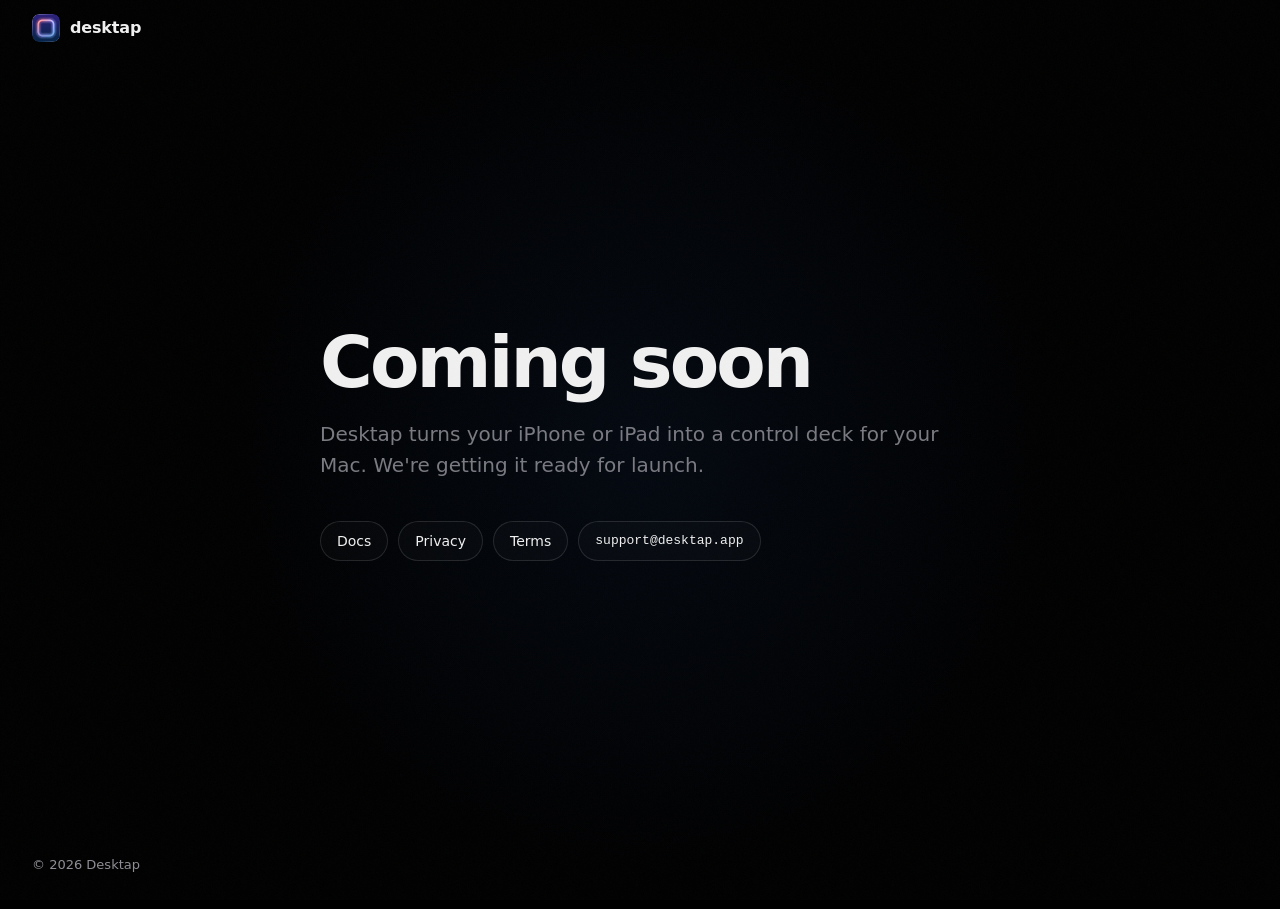
<file: index.html>
<!DOCTYPE html>
<html lang="en">
<head>
  <meta charset="UTF-8">
  <meta name="viewport" content="width=device-width, initial-scale=1.0">
  <title>Desktap — Coming soon</title>
  <meta name="description" content="Desktap turns your iPhone or iPad into a control deck for your Mac. We're getting it ready for launch.">
  <meta name="robots" content="noindex">

  <!-- Open Graph -->
  <meta property="og:type" content="website">
  <meta property="og:site_name" content="Desktap">
  <meta property="og:url" content="https://desktap.app/">
  <meta property="og:title" content="Desktap — Coming soon">
  <meta property="og:description" content="Desktap turns your iPhone or iPad into a control deck for your Mac. We're getting it ready for launch.">
  <meta property="og:image" content="https://desktap.app/assets/og-soon.jpg">
  <meta property="og:image:width" content="1200">
  <meta property="og:image:height" content="630">
  <meta property="og:image:alt" content="Desktap — coming soon">

  <!-- Twitter -->
  <meta name="twitter:card" content="summary_large_image">
  <meta name="twitter:title" content="Desktap — Coming soon">
  <meta name="twitter:description" content="Desktap turns your iPhone or iPad into a control deck for your Mac. We're getting it ready for launch.">
  <meta name="twitter:image" content="https://desktap.app/assets/og-soon.jpg">

  <link rel="icon" type="image/png" sizes="32x32" href="/assets/favicon-32.png">
  <link rel="icon" type="image/png" sizes="16x16" href="/assets/favicon-16.png">
  <link rel="apple-touch-icon" sizes="180x180" href="/assets/apple-touch-icon.png">
  <link rel="icon" href="/assets/favicon.ico" sizes="any">
  <meta name="theme-color" content="#000000">
  <link rel="manifest" href="/site.webmanifest">

  <link rel="stylesheet" href="/assets/style.css?v=20261001">

  <!-- Holding page: the home page while the site is being reworked -->
  <style>
    .soon {
      min-height: 100vh;
      min-height: 100svh;
      display: flex;
      flex-direction: column;
      padding: 0 32px;
    }

    .soon-head {
      height: 56px;
      display: flex;
      align-items: center;
      animation: fadeUp 0.7s cubic-bezier(0.16, 1, 0.3, 1) 0.1s both;
    }
    .soon-head .nav-logo { color: var(--text-primary); }

    .soon-main {
      flex: 1;
      display: flex;
      flex-direction: column;
      justify-content: center;
      max-width: 640px;
      width: 100%;
      margin: 0 auto;
      padding: 64px 0;
      position: relative;
    }
    /* A still, faint aura behind the text: no moving background */
    .soon-main::before {
      content: '';
      position: absolute;
      left: -20%;
      top: 50%;
      width: 140%;
      height: 120%;
      transform: translateY(-50%);
      background: radial-gradient(closest-side, var(--accent-subtle), transparent);
      pointer-events: none;
      z-index: -1;
    }


    .soon-main h1 {
      font-family: var(--display);
      font-weight: 700;
      font-size: clamp(2.75rem, 9vw, 4.5rem);
      line-height: 1.02;
      letter-spacing: -0.04em;
      margin-bottom: 20px;
    }

    .soon-lede {
      font-size: clamp(1.0625rem, 2.4vw, 1.25rem);
      line-height: 1.55;
      color: var(--text-secondary);
      max-width: 34em;
      margin-bottom: 40px;
    }

    .soon-links {
      display: flex;
      flex-wrap: wrap;
      gap: 10px;
      list-style: none;
    }
    .soon-links a {
      display: inline-flex;
      align-items: center;
      min-height: 40px;
      padding: 0 16px;
      font-size: 0.875rem;
      color: var(--text-primary);
      border: 1px solid var(--border-hover);
      border-radius: 999px;
      background: rgba(255, 255, 255, 0.02);
      transition: border-color 0.2s, background 0.2s;
    }
    .soon-links a:hover {
      border-color: rgba(255, 255, 255, 0.24);
      background: rgba(255, 255, 255, 0.05);
    }
    .soon-links .soon-mail { font-family: var(--mono); font-size: 0.8125rem; }

    .soon-main h1     { animation: fadeUp 0.7s cubic-bezier(0.16, 1, 0.3, 1) 0.3s both; }
    .soon-lede        { animation: fadeUp 0.7s cubic-bezier(0.16, 1, 0.3, 1) 0.4s both; }
    .soon-links       { animation: fadeUp 0.7s cubic-bezier(0.16, 1, 0.3, 1) 0.5s both; }

    .soon-foot {
      padding: 24px 0;
      font-size: 0.8125rem;
      color: var(--text-tertiary);
    }

    @media (max-width: 768px) {
      .soon { padding: 0 20px; }
      .soon-main { padding: 40px 0; }
    }
  </style>
</head>
<body>

  <a class="skip-link" href="#main">Skip to content</a>

  <div class="soon">
    <header class="soon-head">
      <span class="nav-logo">
        <img src="/assets/icon-96.png" alt="" width="28" height="28">
        desktap
      </span>
    </header>

    <main class="soon-main" id="main">
      <h1>Coming soon</h1>
      <p class="soon-lede">Desktap turns your iPhone or iPad into a control deck for your Mac. We're getting it ready for launch.</p>
      <ul class="soon-links">
        <li><a href="/docs">Docs</a></li>
        <li><a href="/privacy">Privacy</a></li>
        <li><a href="/terms">Terms</a></li>
        <li><a class="soon-mail" href="mailto:support@desktap.app">support@desktap.app</a></li>
      </ul>
    </main>

    <footer class="soon-foot">&copy; 2026 Desktap</footer>
  </div>

</body>
</html>
</file>
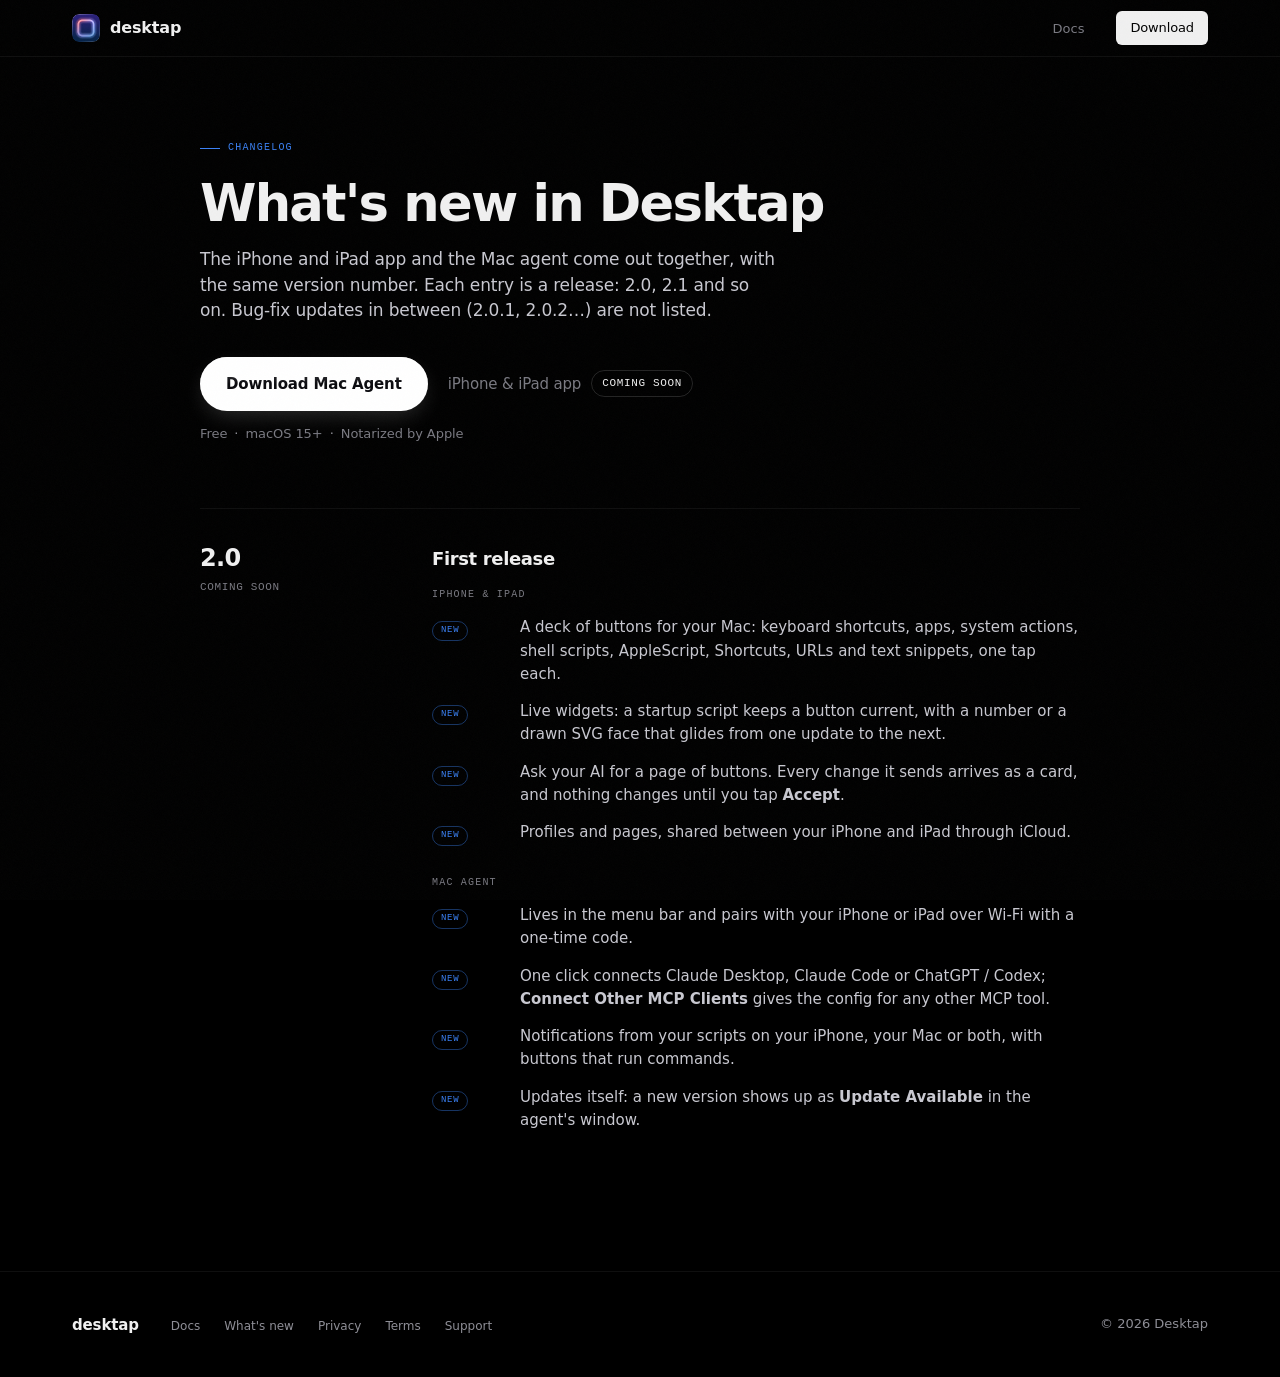
<file: changelog/index.html>
<!DOCTYPE html>
<html lang="en">
<head>
  <meta charset="UTF-8">
  <meta name="viewport" content="width=device-width, initial-scale=1.0">
  <title>What's New in Desktap — Desktap</title>
  <meta name="description" content="What's new in Desktap for iPhone, iPad and Mac, release by release: what each version adds, improves and fixes.">
  <meta name="robots" content="noindex">

  <!-- Open Graph -->
  <meta property="og:type" content="website">
  <meta property="og:site_name" content="Desktap">
  <meta property="og:url" content="https://desktap.app/changelog/">
  <meta property="og:title" content="What's New in Desktap">
  <meta property="og:description" content="What's new in Desktap for iPhone, iPad and Mac, release by release: what each version adds, improves and fixes.">
  <meta property="og:image" content="https://desktap.app/assets/og-image.jpg">

  <!-- Twitter -->
  <meta name="twitter:card" content="summary_large_image">
  <meta name="twitter:title" content="What's New in Desktap">
  <meta name="twitter:description" content="What's new in Desktap for iPhone, iPad and Mac, release by release: what each version adds, improves and fixes.">
  <meta name="twitter:image" content="https://desktap.app/assets/og-image.jpg">

  <link rel="icon" type="image/png" sizes="32x32" href="/assets/favicon-32.png">
  <link rel="icon" type="image/png" sizes="16x16" href="/assets/favicon-16.png">
  <link rel="apple-touch-icon" sizes="180x180" href="/assets/apple-touch-icon.png">
  <link rel="icon" href="/assets/favicon.ico" sizes="any">
  <meta name="theme-color" content="#000000">
  <link rel="manifest" href="/site.webmanifest">

  <link rel="stylesheet" href="/assets/style.css?v=20261007c">

  <!-- A phone or tablet can't run the Mac agent: before the first paint, so the download buttons show "Send link to Mac" at once -->
  <script>
    if (/iPhone|iPad|iPod|Android/.test(navigator.userAgent) || (navigator.platform === 'MacIntel' && navigator.maxTouchPoints > 1)) {
      document.documentElement.classList.add('handheld');
    }
  </script>
</head>
<body>

  <a class="skip-link" href="#main">Skip to content</a>

  <nav class="nav" role="navigation" aria-label="Main navigation">
    <div class="container">
      <a href="/" class="nav-logo" aria-label="Desktap home">
        <img src="/assets/icon-96.png" alt="" width="28" height="28">
        desktap
      </a>
      <ul class="nav-links nav-compact">
        <li><a href="/docs">Docs</a></li>
        <li>
          <a href="/download/" class="nav-cta" data-send-to-mac><span class="only-mac">Download</span><span class="only-handheld">Send to Mac</span></a>
        </li>
      </ul>
    </div>
  </nav>

  <main class="changelog container" id="main">
    <header class="changelog-head">
      <div class="label">Changelog</div>
      <h1>What's new in Desktap</h1>
      <p class="changelog-lede">The iPhone and iPad app and the Mac agent come out together, with the same version number. Each entry is a release: 2.0, 2.1 and so on. Bug-fix updates in between (2.0.1, 2.0.2…) are not listed.</p>
      <div class="changelog-actions">
        <a href="/download/" class="btn-primary" data-send-to-mac>
          <span class="only-mac">Download Mac Agent</span><span class="only-handheld">Send link to Mac</span>
        </a>
        <span class="soon-note">iPhone &amp; iPad app <span class="soon-tag">Coming soon</span></span>
        <!-- Trust line: version and size come from the latest GitHub release (assets/agent-download.js) -->
        <p class="trust-line">
          <span>Free</span>
          <span data-release-item hidden><a href="/changelog/" data-release="version" title="What's new in this version"></a></span>
          <span data-release-item data-release="size" hidden></span>
          <span>macOS 15+</span>
          <span title="Signed with a Developer ID and checked for malware by Apple">Notarized by Apple</span>
        </p>
      </div>
    </header>

    <!-- One <li class="release"> per release, newest first: major and minor versions only (2.0, 2.1…), bug-fix updates are not listed.
         id and data-release-entry = "v" + major.minor (v2.0). assets/agent-download.js reads the GitHub releases: it writes the date of
         the first release of that version into <time data-release-date> ("Coming soon" until then), tags the entry of the latest
         release "Latest", and the trust line links to it. Two groups per release: the iPhone & iPad app, the Mac agent.
         Kinds: <span class="change-kind is-new">New</span>, <span class="change-kind">Improved</span>, <span class="change-kind">Changed</span>, <span class="change-kind is-fixed">Fixed</span> -->
    <ol class="releases">
      <li class="release" id="v2.0" data-release-entry="v2.0">
        <div class="release-meta">
          <h2 class="release-version"><a href="#v2.0">2.0</a></h2>
          <time class="release-date" data-release-date>Coming soon</time>
          <span class="release-latest">Latest</span>
        </div>
        <div class="release-body">
          <p class="release-title">First release</p>
          <h3 class="release-group">iPhone &amp; iPad</h3>
          <ul class="release-changes">
            <li><span class="change-kind is-new">New</span><span>A deck of buttons for your Mac: keyboard shortcuts, apps, system actions, shell scripts, AppleScript, Shortcuts, URLs and text snippets, one tap each.</span></li>
            <li><span class="change-kind is-new">New</span><span>Live widgets: a startup script keeps a button current, with a number or a drawn SVG face that glides from one update to the next.</span></li>
            <li><span class="change-kind is-new">New</span><span>Ask your AI for a page of buttons. Every change it sends arrives as a card, and nothing changes until you tap <b>Accept</b>.</span></li>
            <li><span class="change-kind is-new">New</span><span>Profiles and pages, shared between your iPhone and iPad through iCloud.</span></li>
          </ul>
          <h3 class="release-group">Mac agent</h3>
          <ul class="release-changes">
            <li><span class="change-kind is-new">New</span><span>Lives in the menu bar and pairs with your iPhone or iPad over Wi-Fi with a one-time code.</span></li>
            <li><span class="change-kind is-new">New</span><span>One click connects Claude Desktop, Claude Code or ChatGPT / Codex; <b>Connect Other MCP Clients</b> gives the config for any other MCP tool.</span></li>
            <li><span class="change-kind is-new">New</span><span>Notifications from your scripts on your iPhone, your Mac or both, with buttons that run commands.</span></li>
            <li><span class="change-kind is-new">New</span><span>Updates itself: a new version shows up as <b>Update Available</b> in the agent's window.</span></li>
          </ul>
        </div>
      </li>
    </ol>
  </main>

  <footer class="footer">
    <div class="container">
      <div class="footer-left">
        <span class="footer-logo">desktap</span>
        <ul class="footer-links">
          <li><a href="/docs">Docs</a></li>
          <li><a href="/changelog/" aria-current="page">What's new</a></li>
          <li><a href="/privacy">Privacy</a></li>
          <li><a href="/terms">Terms</a></li>
          <li><a href="mailto:support@desktap.app">Support</a></li>
        </ul>
      </div>
      <div class="footer-right">&copy; 2026 Desktap</div>
    </div>
  </footer>

  <script src="/assets/agent-download.js?v=20261007" defer></script>
</body>
</html>
</file>
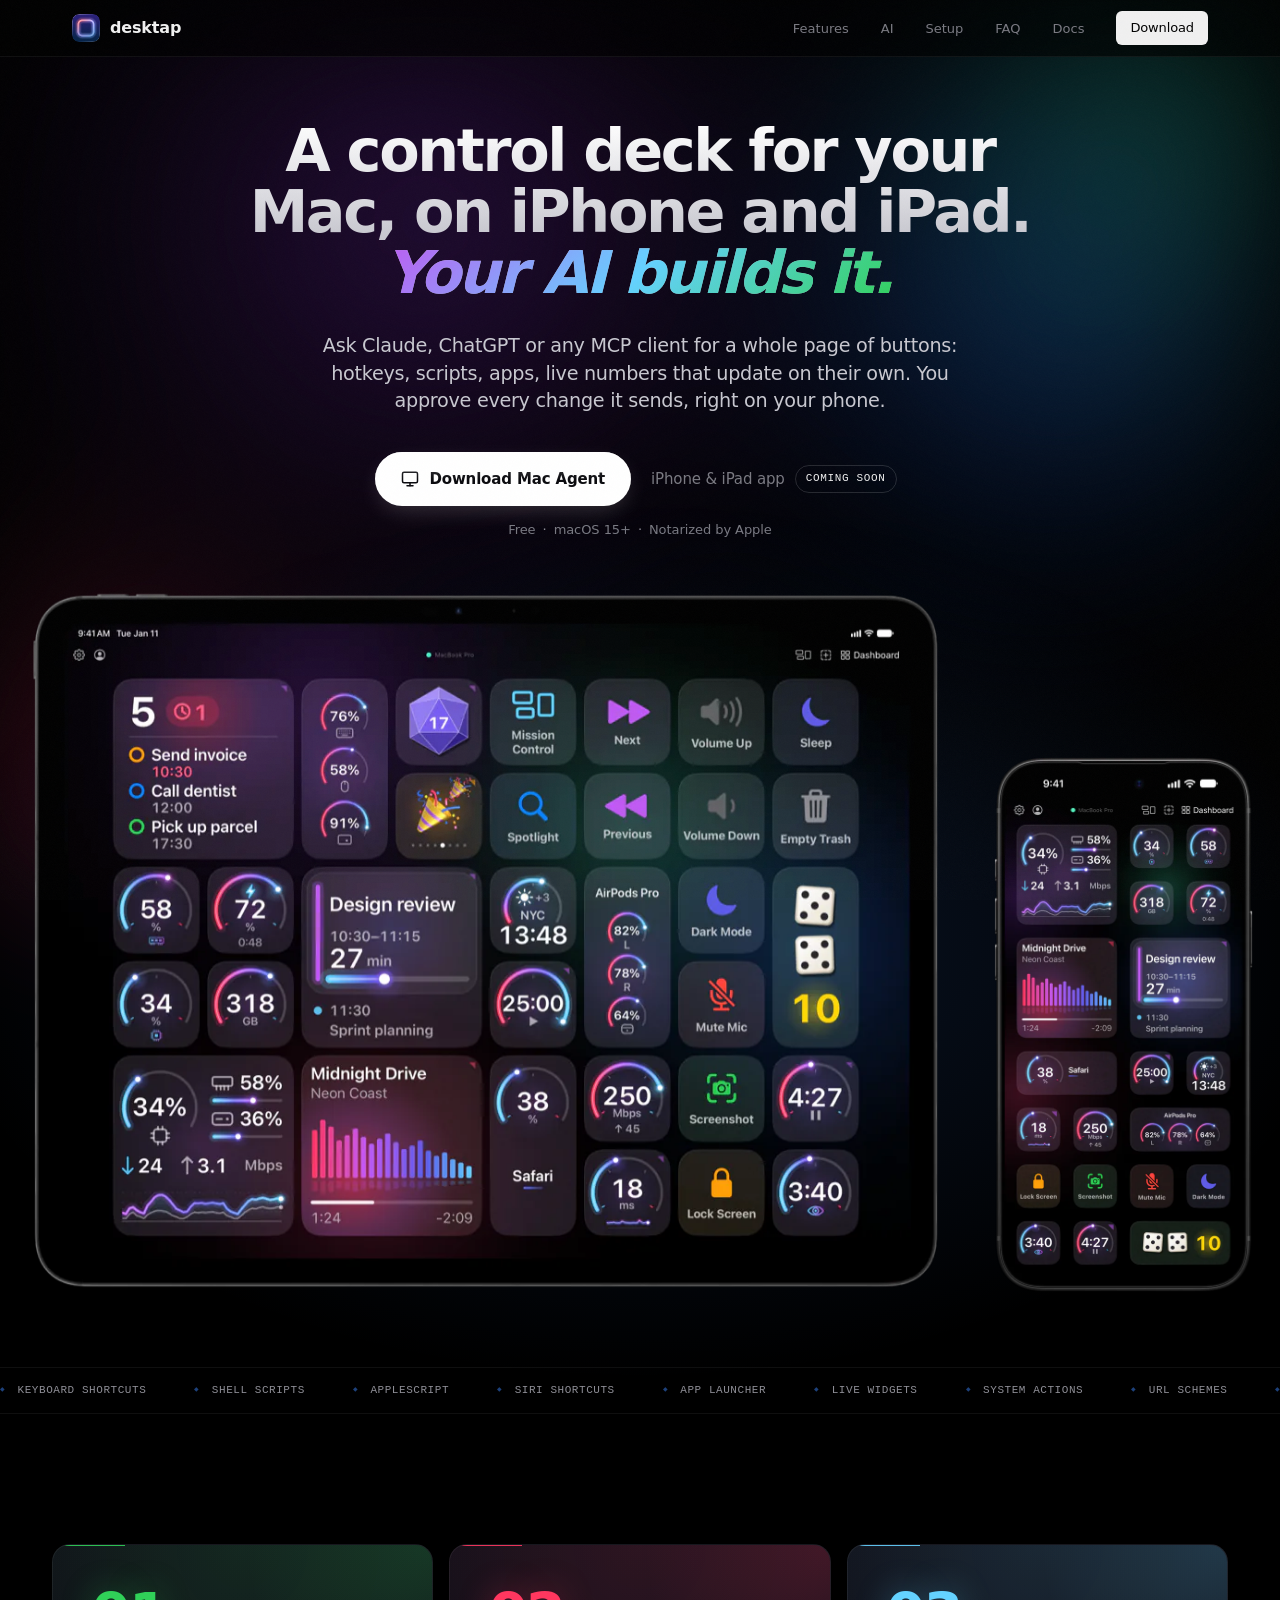
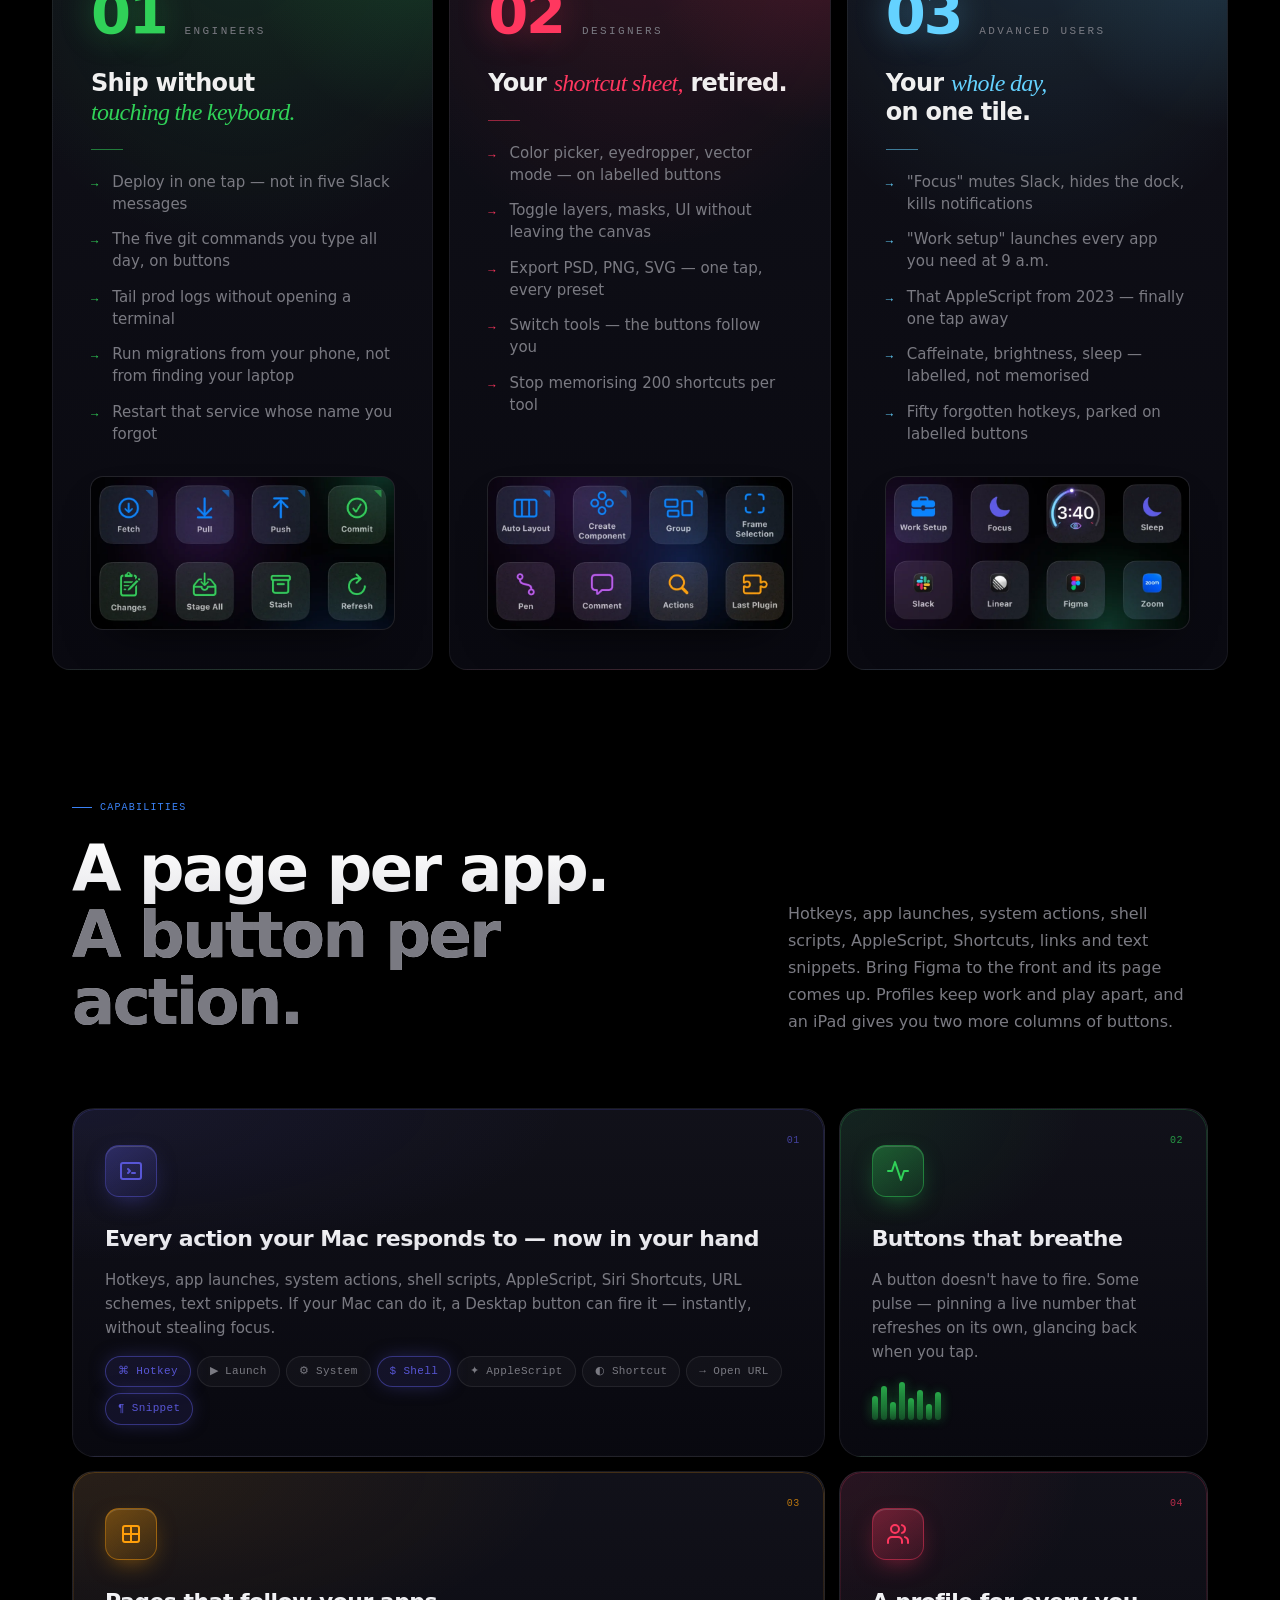
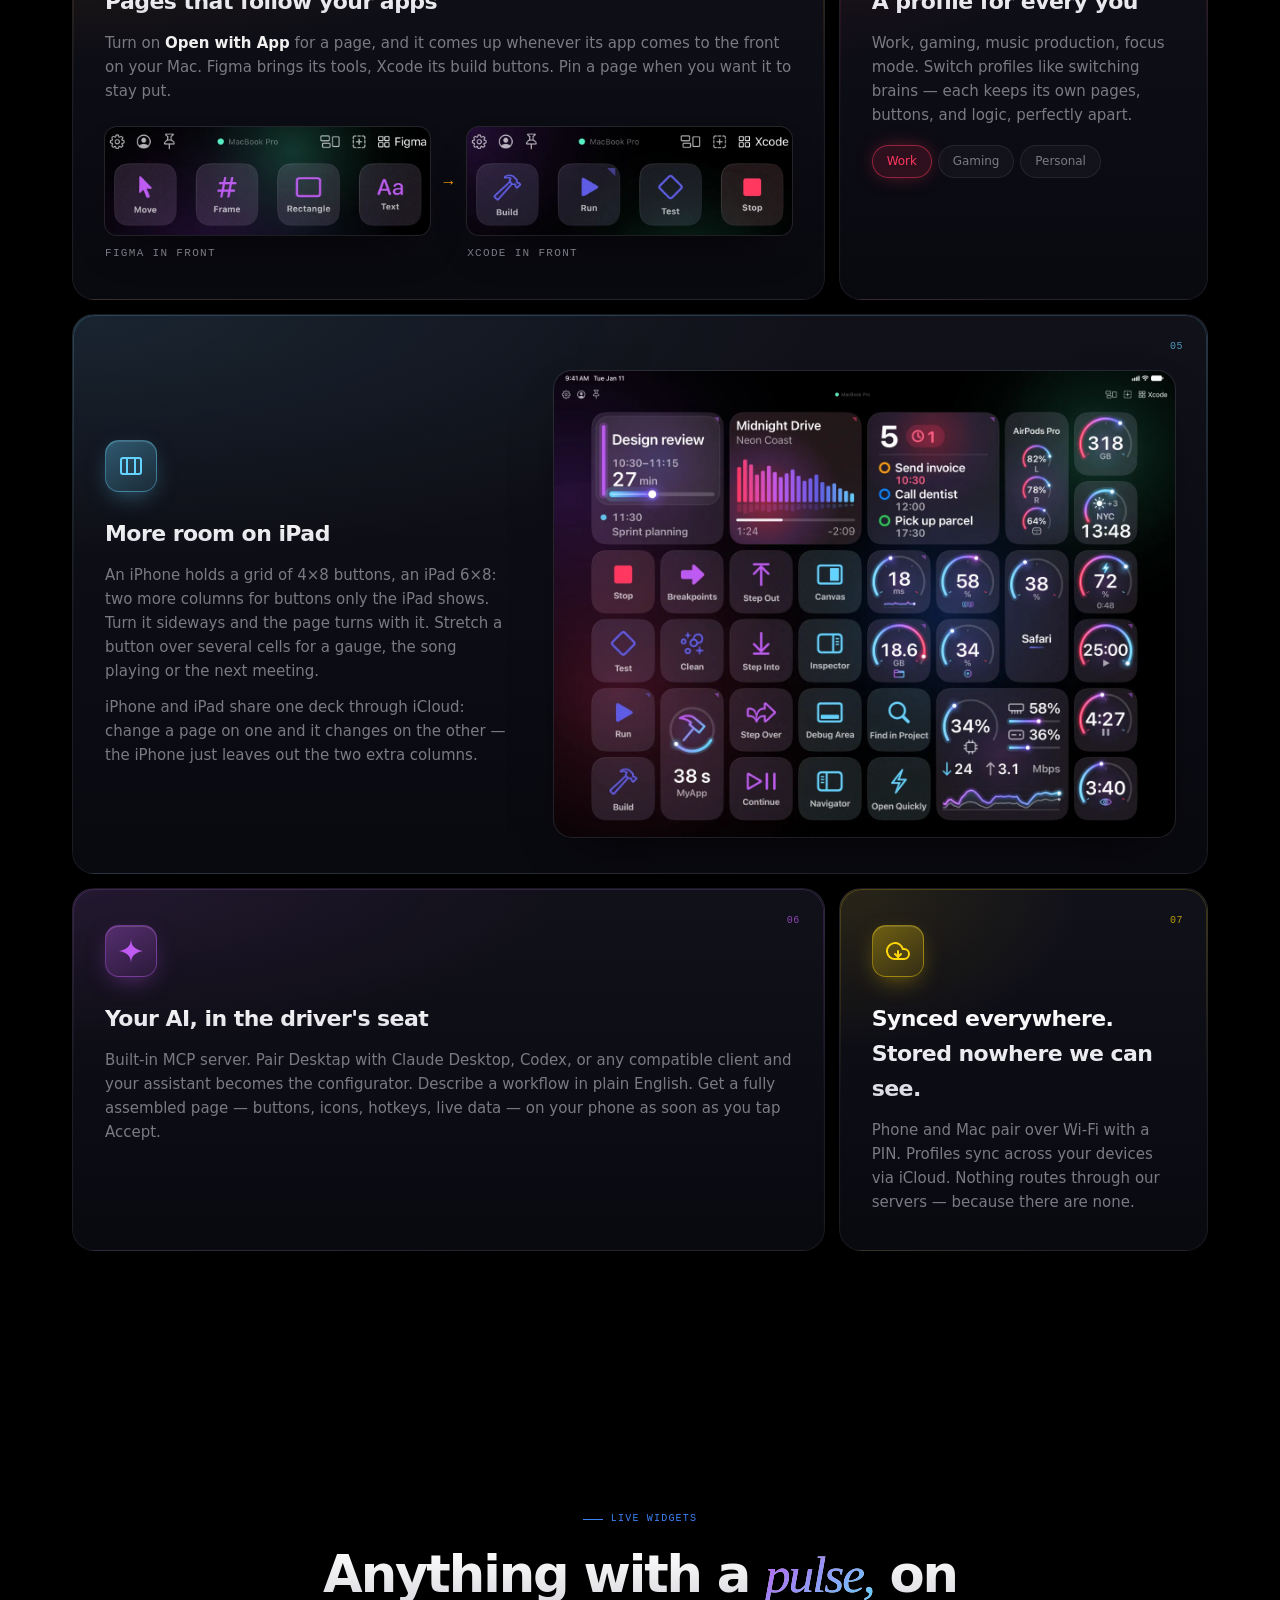
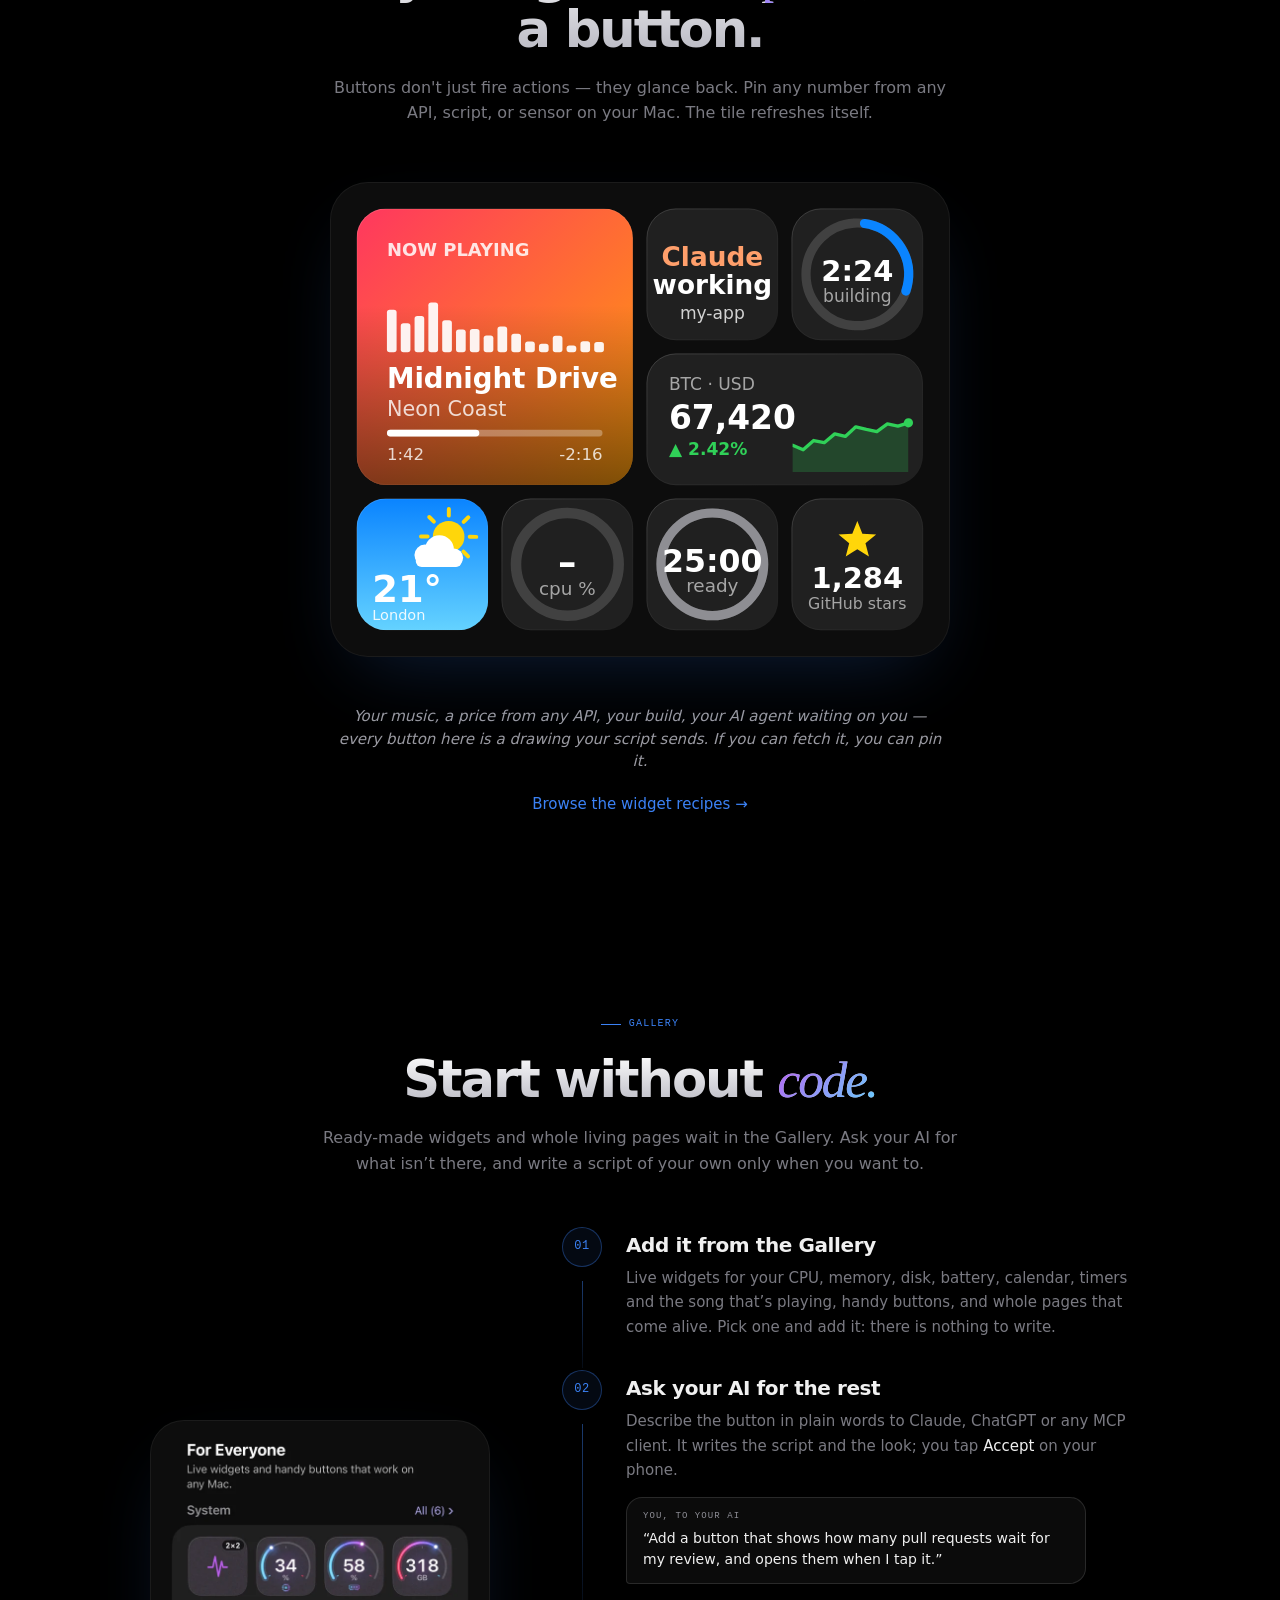
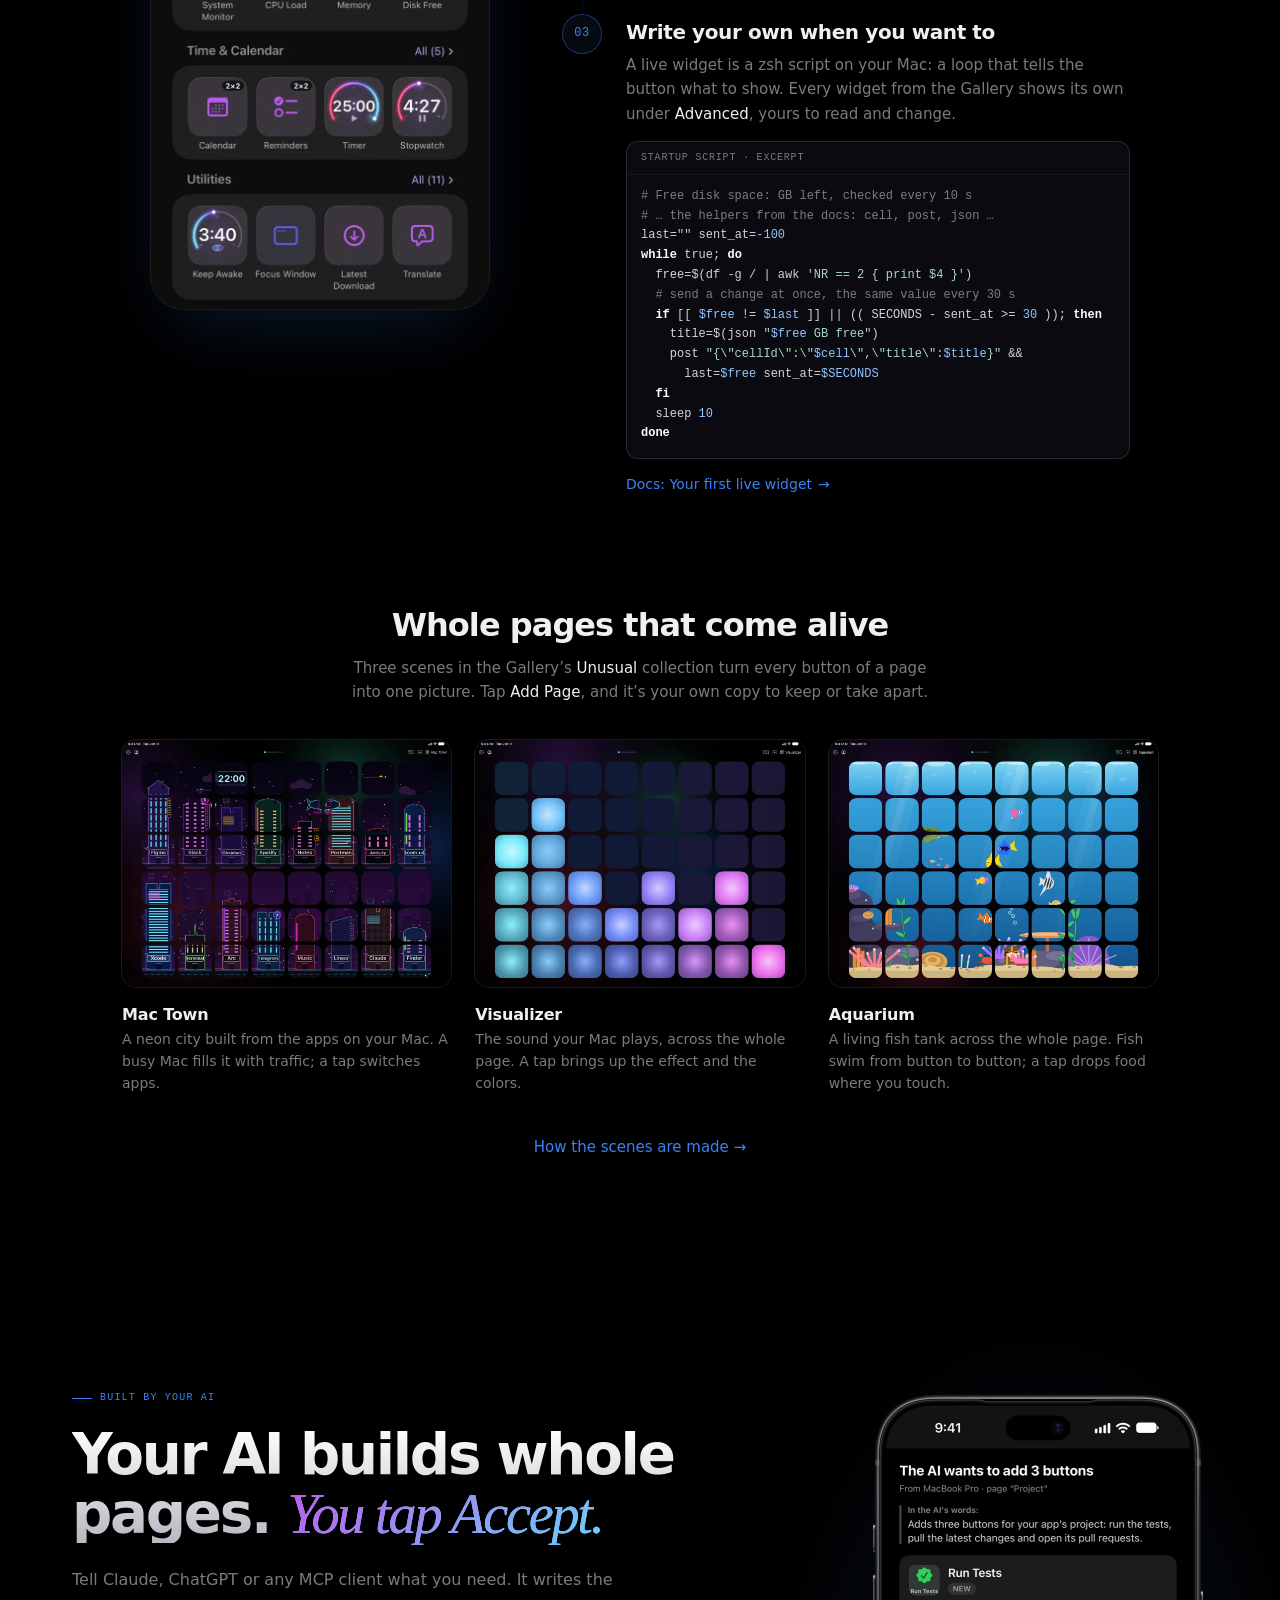
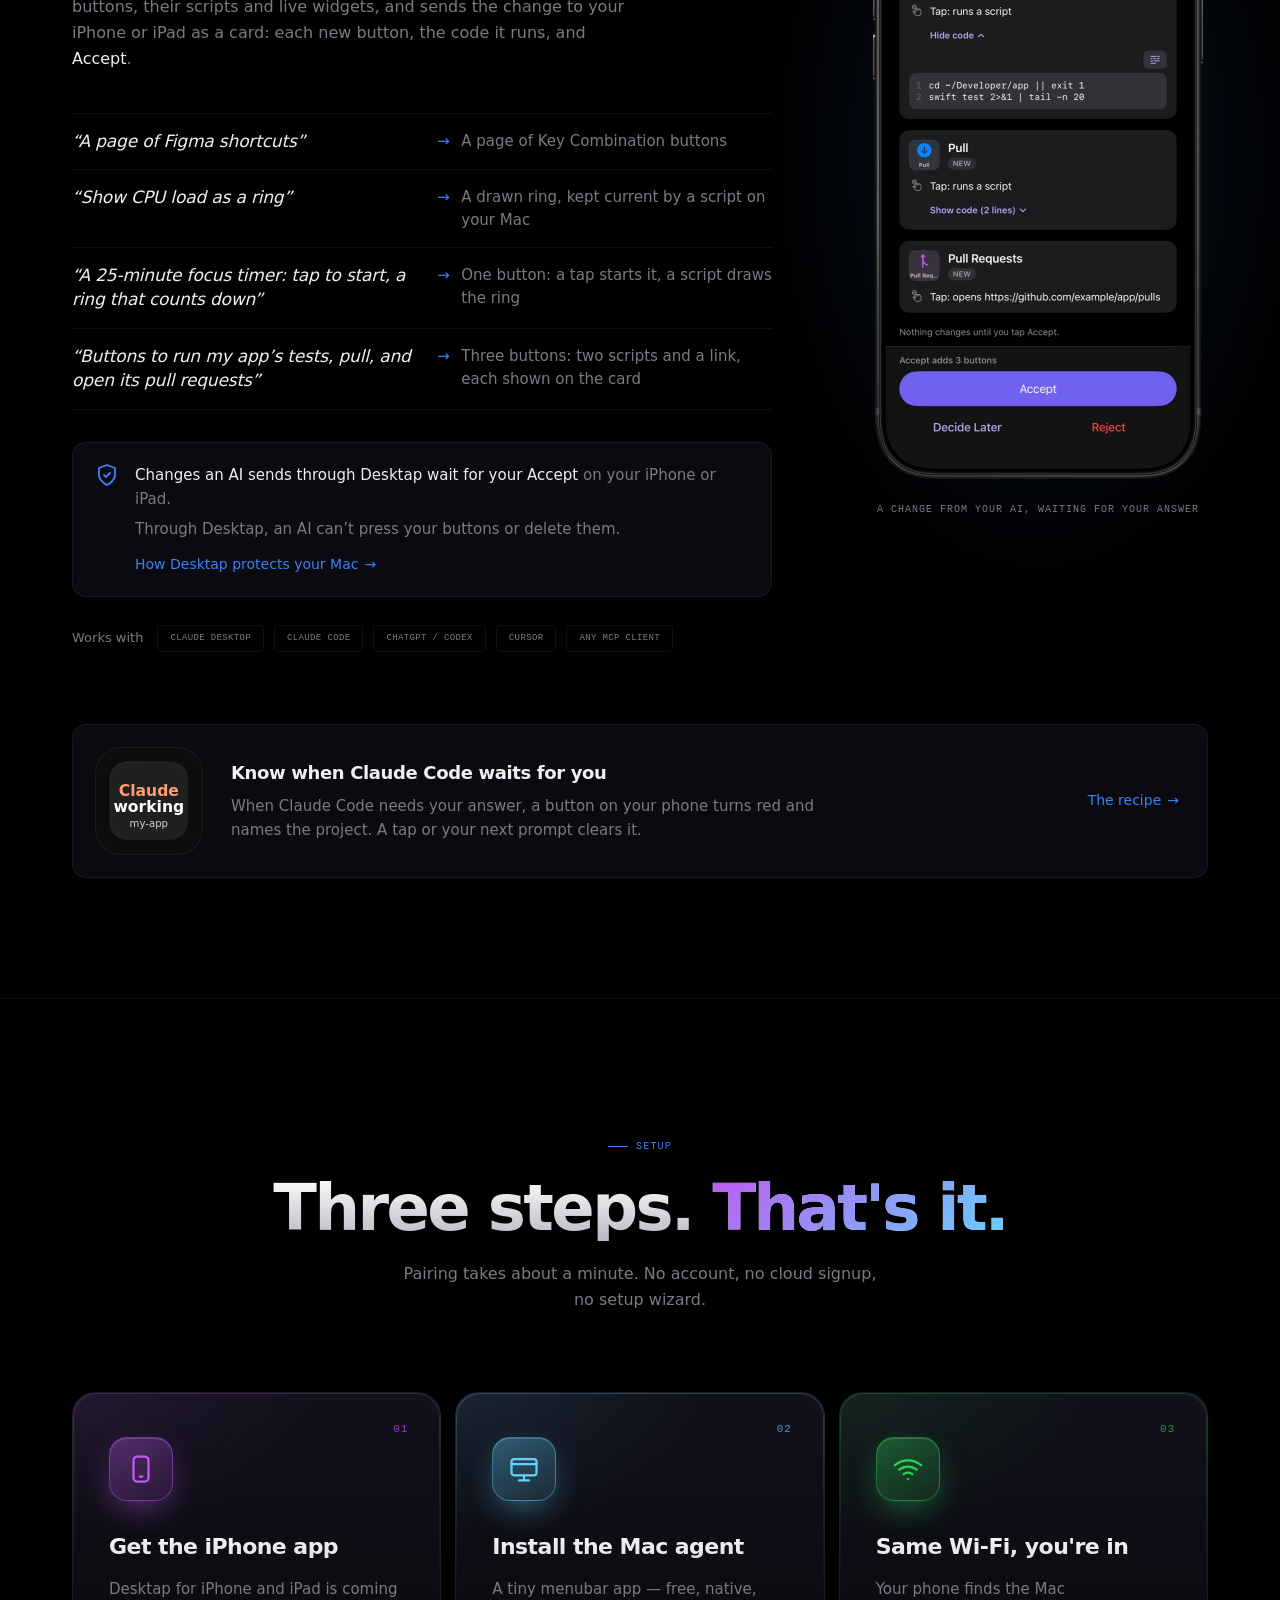
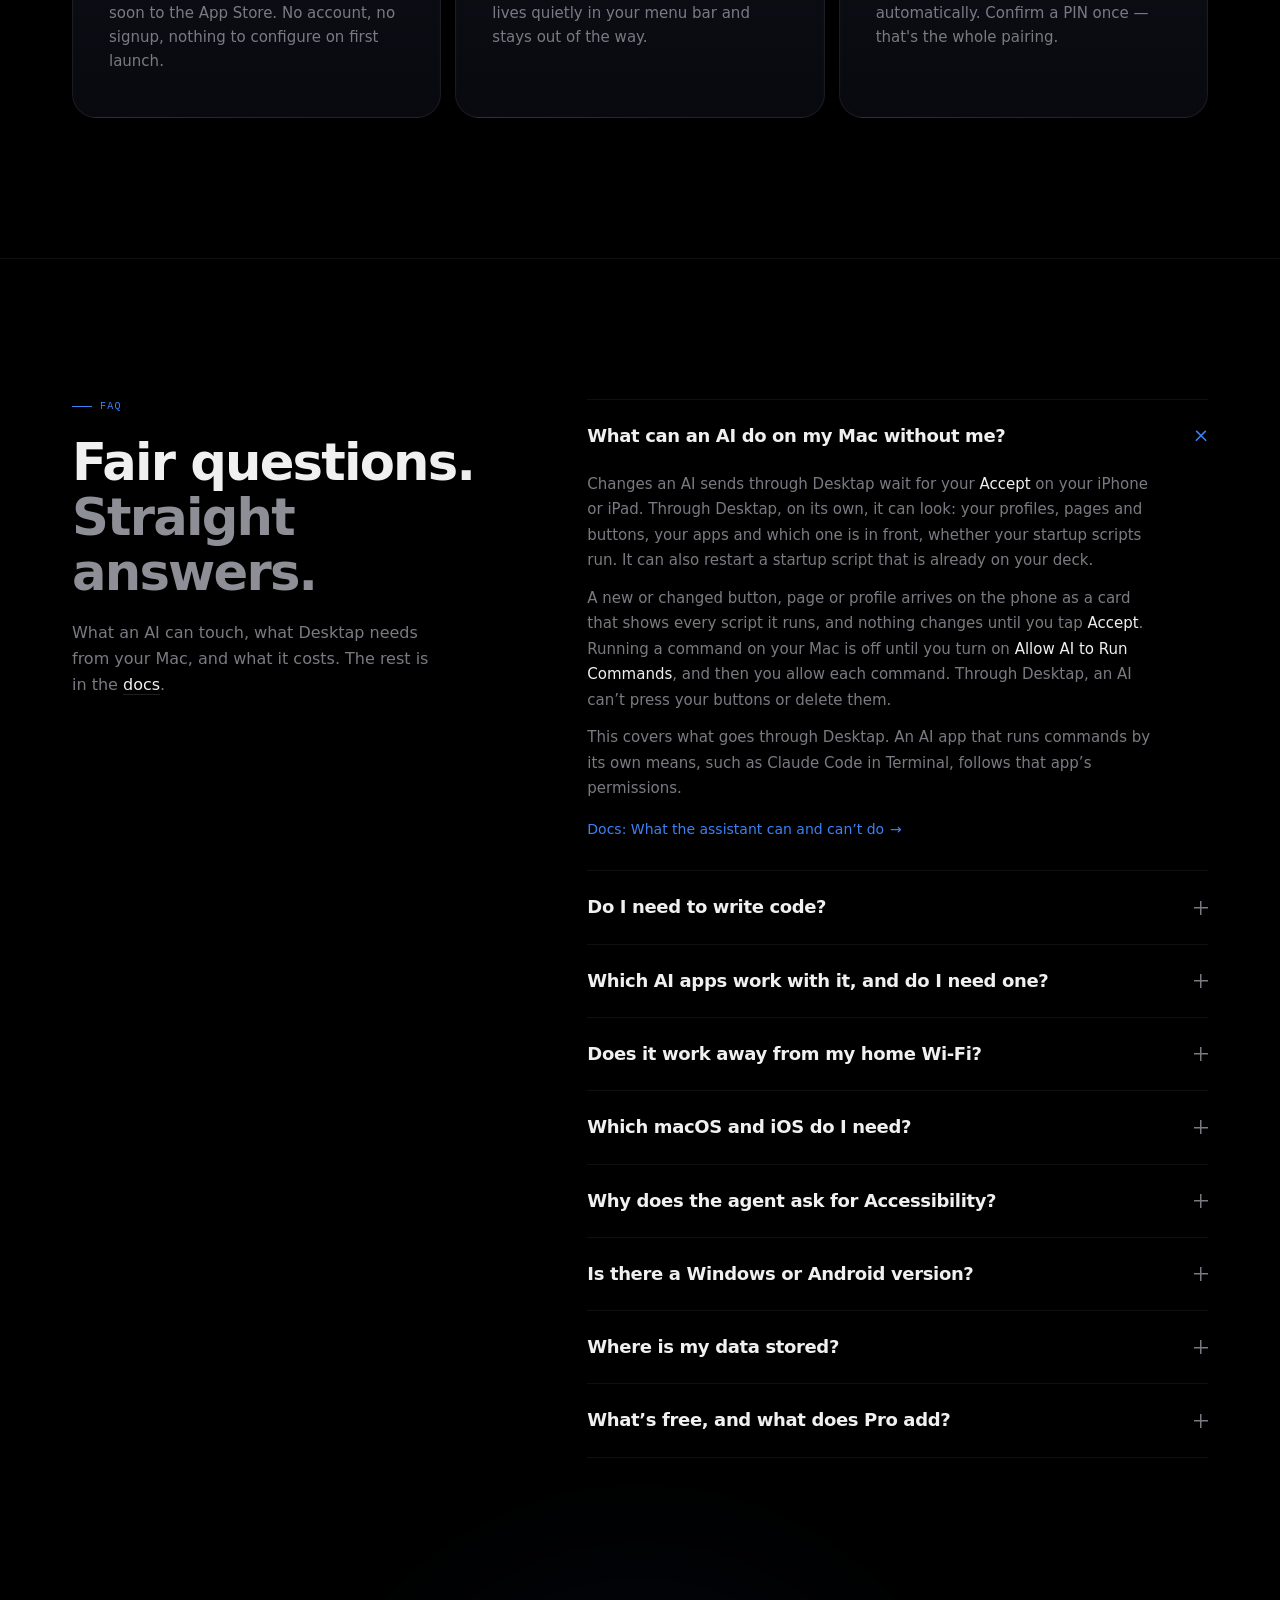
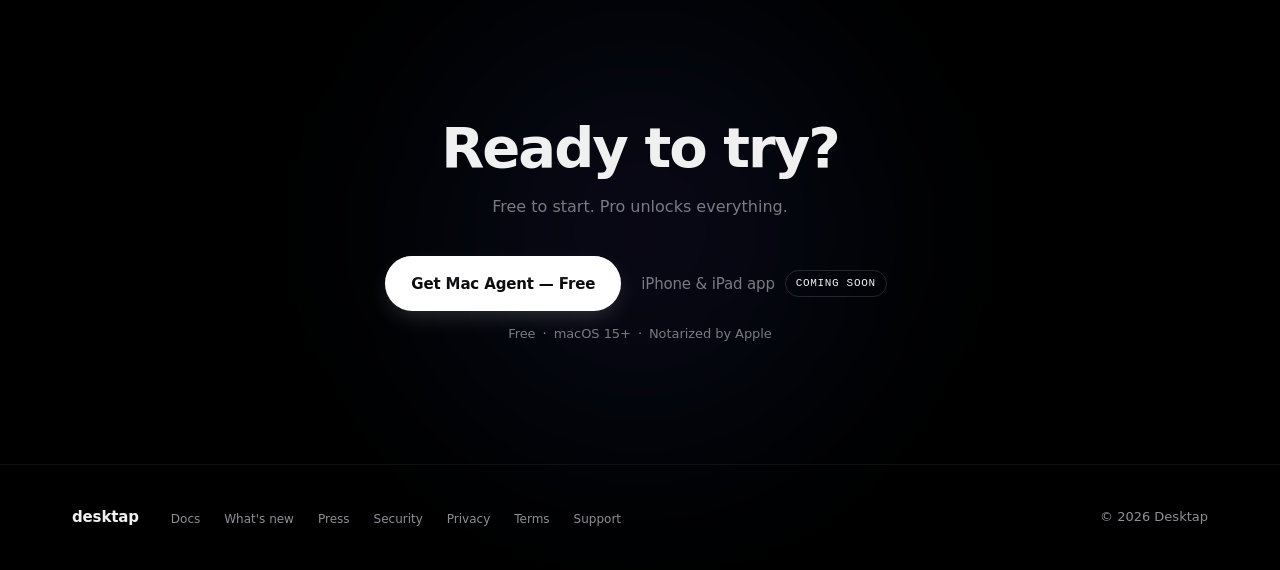
<file: next/index.html>
<!DOCTYPE html>
<html lang="en">
<head>
  <meta charset="UTF-8">
  <meta name="viewport" content="width=device-width, initial-scale=1.0">
  <title>Desktap — Mac Control Deck on iPhone &amp; iPad, Built by AI</title>
  <meta name="description" content="A Mac control deck and macro pad on your iPhone or iPad. Claude, ChatGPT or any MCP client builds pages of live buttons; you approve each change on your phone.">
  <meta name="robots" content="noindex">

  <!-- Open Graph -->
  <meta property="og:type" content="website">
  <meta property="og:site_name" content="Desktap">
  <meta property="og:url" content="https://desktap.app/">
  <meta property="og:title" content="Desktap — Mac Control Deck on iPhone &amp; iPad, Built by AI">
  <meta property="og:description" content="A Mac control deck and macro pad on your iPhone or iPad. Claude, ChatGPT or any MCP client builds pages of live buttons; you approve each change on your phone.">
  <meta property="og:image" content="https://desktap.app/assets/og-image.jpg">

  <!-- Twitter -->
  <meta name="twitter:card" content="summary_large_image">
  <meta name="twitter:title" content="Desktap — Mac Control Deck on iPhone &amp; iPad, Built by AI">
  <meta name="twitter:description" content="A Mac control deck and macro pad on your iPhone or iPad. Claude, ChatGPT or any MCP client builds pages of live buttons; you approve each change on your phone.">
  <meta name="twitter:image" content="https://desktap.app/assets/og-image.jpg">

  <link rel="icon" type="image/png" sizes="32x32" href="/assets/favicon-32.png">
  <link rel="icon" type="image/png" sizes="16x16" href="/assets/favicon-16.png">
  <link rel="apple-touch-icon" sizes="180x180" href="/assets/apple-touch-icon.png">
  <link rel="icon" href="/assets/favicon.ico" sizes="any">
  <meta name="theme-color" content="#000000">
  <link rel="manifest" href="/site.webmanifest">

  <link rel="stylesheet" href="/assets/style.css?v=20261009">

  <!-- A phone or tablet can't run the Mac agent: before the first paint, so the download buttons show "Send link to Mac" at once -->
  <script>
    if (/iPhone|iPad|iPod|Android/.test(navigator.userAgent) || (navigator.platform === 'MacIntel' && navigator.maxTouchPoints > 1)) {
      document.documentElement.classList.add('handheld');
    }
  </script>

  <script type="application/ld+json">
  {
    "@context": "https://schema.org",
    "@type": "SoftwareApplication",
    "name": "Desktap",
    "applicationCategory": "ProductivityApplication",
    "operatingSystem": "iOS, iPadOS, macOS",
    "description": "A Mac control deck and macro pad on your iPhone or iPad. Claude, ChatGPT or any MCP client builds pages of live buttons; you approve each change on your phone.",
    "url": "https://desktap.app/",
    "image": "https://desktap.app/assets/og-image.jpg",
    "offers": {
      "@type": "Offer",
      "price": "0",
      "priceCurrency": "USD"
    },
    "author": {
      "@type": "Person",
      "name": "Mikhail Zhukov"
    }
  }
  </script>
</head>
<body>

  <a class="skip-link" href="#main">Skip to content</a>

  <!-- Nav -->
  <nav class="nav" role="navigation" aria-label="Main navigation">
    <div class="container">
      <a href="/" class="nav-logo" aria-label="Desktap home">
        <img src="/assets/icon-96.png" alt="" width="28" height="28">
        desktap
      </a>
      <!-- .nav-compact: on a narrow screen the section links go, Docs and the button stay -->
      <ul class="nav-links nav-compact">
        <li class="nav-section"><a href="#features">Features</a></li>
        <li class="nav-section"><a href="#ai">AI</a></li>
        <li class="nav-section"><a href="#how-it-works">Setup</a></li>
        <li class="nav-section"><a href="#faq">FAQ</a></li>
        <li><a href="/docs">Docs</a></li>
        <li>
          <a href="/download/" class="nav-cta" data-send-to-mac><span class="only-mac">Download</span><span class="only-handheld">Send to Mac</span></a>
        </li>
      </ul>
    </div>
  </nav>

  <!-- Cosmos animated background (matches iOS app) -->
  <canvas id="cosmos-bg" aria-hidden="true"></canvas>

  <!-- Hero -->
  <section class="hero hero-duo" id="main">
    <div class="container">
      <div class="hero-content">
        <h1 class="hero-pitch">A control deck for your Mac, on iPhone and iPad.<br> <span class="accent">Your AI builds it.</span></h1>
        <p class="hero-subtitle">Ask Claude, ChatGPT or any MCP client for a whole page of buttons: hotkeys, scripts, apps, live numbers that update on their own. You approve every change it sends, right on your&nbsp;phone.</p>
        <div class="hero-actions">
          <a href="/download/" class="btn-primary" data-send-to-mac>
            <svg class="only-mac" width="16" height="16" viewBox="0 0 24 24" fill="none" stroke="currentColor" stroke-width="2" stroke-linecap="round" stroke-linejoin="round" aria-hidden="true"><rect x="2" y="3" width="20" height="14" rx="2"/><line x1="8" y1="21" x2="16" y2="21"/><line x1="12" y1="17" x2="12" y2="21"/></svg>
            <svg class="only-handheld" width="16" height="16" viewBox="0 0 24 24" fill="none" stroke="currentColor" stroke-width="2" stroke-linecap="round" stroke-linejoin="round" aria-hidden="true"><path d="M4 12v8a2 2 0 0 0 2 2h12a2 2 0 0 0 2-2v-8"/><polyline points="16 6 12 2 8 6"/><line x1="12" y1="2" x2="12" y2="15"/></svg>
            <span class="only-mac">Download Mac Agent</span><span class="only-handheld">Send link to Mac</span>
          </a>
          <!-- The iOS app is not in the App Store yet: a note, not a button. On release, swap every .soon-note span (here, in the CTA and on /changelog/) for the official App Store badge and reword step 01 in Setup. -->
          <span class="soon-note">iPhone &amp; iPad app <span class="soon-tag">Coming soon</span></span>
          <!-- Trust line: version and size come from the latest GitHub release (assets/agent-download.js); without them the line still reads "Free · macOS 15+ · Notarized by Apple" -->
          <p class="trust-line">
            <span>Free</span>
            <span data-release-item hidden><a href="/changelog/" data-release="version" title="What's new in this version"></a></span>
            <span data-release-item data-release="size" hidden></span>
            <span>macOS 15+</span>
            <span title="Signed with a Developer ID and checked for malware by Apple">Notarized by Apple</span>
          </p>
        </div>
      </div>
      <div class="hero-visual">
        <!-- The deck as the app draws it, in Apple's own product bezels: whole, upright, side by side, at their real relative size; nothing over the devices. Under the text, wider than the container, so the buttons' labels read -->
        <div class="hero-devices">
          <img class="hero-ipad" src="/assets/deck-ipad.webp" srcset="/assets/deck-ipad-1000.webp 1000w, /assets/deck-ipad.webp 1400w, /assets/deck-ipad-2000.webp 2000w" sizes="(max-width: 520px) calc(100vw - 32px), (max-width: 768px) calc(75vw - 24px), min(990px, 75vw - 36px)" alt="A control deck on iPad: gauges for CPU, memory, disk and battery, the next meeting, a world clock, the song playing and buttons for Mac actions" width="1400" height="1073" fetchpriority="high">
          <img class="hero-iphone" src="/assets/deck-iphone.webp" srcset="/assets/deck-iphone.webp 540w, /assets/deck-iphone-800.webp 800w" sizes="(max-width: 520px) max(28.7vw - 9px, 98px), (max-width: 768px) calc(21.5vw - 7px), min(284px, 21.5vw - 10px)" alt="The same deck on iPhone" width="540" height="1102">
        </div>
      </div>
    </div>
  </section>

  <!-- Marquee -->
  <div class="marquee" aria-hidden="true">
    <div class="marquee-track">
      <span class="marquee-item">Keyboard Shortcuts</span>
      <span class="marquee-item">Shell Scripts</span>
      <span class="marquee-item">AppleScript</span>
      <span class="marquee-item">Siri Shortcuts</span>
      <span class="marquee-item">App Launcher</span>
      <span class="marquee-item">Live Widgets</span>
      <span class="marquee-item">System Actions</span>
      <span class="marquee-item">URL Schemes</span>
      <span class="marquee-item">Text Snippets</span>
      <span class="marquee-item">MCP Integration</span>
      <span class="marquee-item">iCloud Sync</span>
      <span class="marquee-item">iPad Support</span>
      <!-- duplicate for seamless loop -->
      <span class="marquee-item">Keyboard Shortcuts</span>
      <span class="marquee-item">Shell Scripts</span>
      <span class="marquee-item">AppleScript</span>
      <span class="marquee-item">Siri Shortcuts</span>
      <span class="marquee-item">App Launcher</span>
      <span class="marquee-item">Live Widgets</span>
      <span class="marquee-item">System Actions</span>
      <span class="marquee-item">URL Schemes</span>
      <span class="marquee-item">Text Snippets</span>
      <span class="marquee-item">MCP Integration</span>
      <span class="marquee-item">iCloud Sync</span>
      <span class="marquee-item">iPad Support</span>
    </div>
  </div>

  <!-- For whom — 3 typographic glass cards (use cases) -->
  <section class="for-whom" id="for-whom">
    <div class="container">
      <div class="for-grid">

        <article class="for-card for-engineers reveal">
          <div class="for-meta">
            <span class="for-num">01</span>
            <span class="for-label">Engineers</span>
          </div>
          <h3 class="for-headline">Ship without <em>touching the keyboard.</em></h3>
          <span class="for-rule" aria-hidden="true"></span>
          <ul class="for-list">
            <li>Deploy in one tap — not in five Slack messages</li>
            <li>The five git commands you type all day, on buttons</li>
            <li>Tail prod logs without opening a terminal</li>
            <li>Run migrations from your phone, not from finding your laptop</li>
            <li>Restart that service whose name you forgot</li>
          </ul>
          <img class="for-shot" src="/assets/for-engineers.webp" alt="A Fork page on iPhone: Fetch, Pull, Push, Commit, Changes, Stage All, Stash and Refresh buttons" width="880" height="440" loading="lazy">
        </article>

        <article class="for-card for-designers reveal">
          <div class="for-meta">
            <span class="for-num">02</span>
            <span class="for-label">Designers</span>
          </div>
          <h3 class="for-headline">Your <em>shortcut sheet,</em> retired.</h3>
          <span class="for-rule" aria-hidden="true"></span>
          <ul class="for-list">
            <li>Color picker, eyedropper, vector mode — on labelled buttons</li>
            <li>Toggle layers, masks, UI without leaving the canvas</li>
            <li>Export PSD, PNG, SVG — one tap, every preset</li>
            <li>Switch tools — the buttons follow you</li>
            <li>Stop memorising 200 shortcuts per tool</li>
          </ul>
          <img class="for-shot" src="/assets/for-designers.webp" alt="Figma buttons on iPhone: Auto Layout, Create Component, Group, Frame Selection, Pen, Comment, Actions and Last Plugin" width="880" height="440" loading="lazy">
        </article>

        <article class="for-card for-power reveal">
          <div class="for-meta">
            <span class="for-num">03</span>
            <span class="for-label">Advanced users</span>
          </div>
          <h3 class="for-headline">Your <em>whole day,</em> on one tile.</h3>
          <span class="for-rule" aria-hidden="true"></span>
          <ul class="for-list">
            <li>"Focus" mutes Slack, hides the dock, kills notifications</li>
            <li>"Work setup" launches every app you need at 9 a.m.</li>
            <li>That AppleScript from 2023 — finally one tap away</li>
            <li>Caffeinate, brightness, sleep — labelled, not memorised</li>
            <li>Fifty forgotten hotkeys, parked on labelled buttons</li>
          </ul>
          <img class="for-shot" src="/assets/for-power.webp" alt="A My Day page on iPhone: Work Setup, Focus, a keep-awake timer and Sleep, then buttons that open Slack, Linear, Figma and Zoom" width="880" height="440" loading="lazy">
        </article>

      </div>
    </div>
  </section>

  <!-- Features — Bento Grid -->
  <section class="features" id="features">
    <div class="container">
      <div class="features-header">
        <div>
          <div class="label">Capabilities</div>
          <h2>A page per app.<br><span class="features-sub">A button per action.</span></h2>
        </div>
        <p>Hotkeys, app launches, system actions, shell scripts, AppleScript, Shortcuts, links and text snippets. Bring Figma to the front and its page comes up. Profiles keep work and play apart, and an iPad gives you two more columns of buttons.</p>
      </div>

      <div class="bento stagger">
        <!-- 01 — Every action (wide) -->
        <div class="bento-card span-8 card-commands reveal">
          <span class="card-number">01</span>
          <div class="bento-icon">
            <svg viewBox="0 0 24 24" fill="none" stroke="currentColor" stroke-width="2" stroke-linecap="round" stroke-linejoin="round"><rect x="2" y="4" width="20" height="16" rx="2"/><path d="m9 10 2 2-2 2"/><path d="M13 14h3"/></svg>
          </div>
          <h3>Every action your Mac responds to — now in your hand</h3>
          <p>Hotkeys, app launches, system actions, shell scripts, AppleScript, Siri Shortcuts, URL schemes, text snippets. If your Mac can do it, a Desktap button can fire it — instantly, without stealing focus.</p>
          <div class="cmd-tags">
            <span class="cmd-tag active">⌘ Hotkey</span>
            <span class="cmd-tag">▶ Launch</span>
            <span class="cmd-tag">⚙ System</span>
            <span class="cmd-tag active">$ Shell</span>
            <span class="cmd-tag">✦ AppleScript</span>
            <span class="cmd-tag">◐ Shortcut</span>
            <span class="cmd-tag">→ Open URL</span>
            <span class="cmd-tag active">¶ Snippet</span>
          </div>
        </div>

        <!-- 02 — Live widgets -->
        <div class="bento-card span-4 reveal">
          <span class="card-number">02</span>
          <div class="bento-icon">
            <svg viewBox="0 0 24 24" fill="none" stroke="currentColor" stroke-width="2" stroke-linecap="round" stroke-linejoin="round"><path d="M22 12h-4l-3 9L9 3l-3 9H2"/></svg>
          </div>
          <h3>Buttons that breathe</h3>
          <p>A button doesn't have to fire. Some pulse — pinning a live number that refreshes on its own, glancing back when you tap.</p>
          <div class="live-bars">
            <div class="live-bar"></div>
            <div class="live-bar"></div>
            <div class="live-bar"></div>
            <div class="live-bar"></div>
            <div class="live-bar"></div>
            <div class="live-bar"></div>
            <div class="live-bar"></div>
            <div class="live-bar"></div>
          </div>
        </div>

        <!-- 03 — Pages that follow the app in front (wide): the same deck with Figma, then Xcode in front -->
        <div class="bento-card span-8 card-pages reveal">
          <span class="card-number">03</span>
          <div class="bento-icon">
            <svg viewBox="0 0 24 24" fill="none" stroke="currentColor" stroke-width="2" stroke-linecap="round" stroke-linejoin="round"><rect x="4" y="4" width="16" height="16" rx="2"/><path d="M4 12h16"/><path d="M12 4v16"/></svg>
          </div>
          <h3>Pages that follow your apps</h3>
          <p>Turn on <strong>Open with App</strong> for a page, and it comes up whenever its app comes to the front on your Mac. Figma brings its tools, Xcode its build buttons. Pin a page when you want it to stay put.</p>
          <div class="page-flip">
            <figure>
              <img src="/assets/page-figma.webp" alt="The Figma page on iPhone: Move, Frame, Rectangle and Text buttons" width="880" height="293" loading="lazy">
              <figcaption>Figma in front</figcaption>
            </figure>
            <span class="page-flip-arrow" aria-hidden="true">→</span>
            <figure>
              <img src="/assets/page-xcode.webp" alt="The Xcode page on iPhone: Build, Run, Test and Stop buttons" width="880" height="293" loading="lazy">
              <figcaption>Xcode in front</figcaption>
            </figure>
          </div>
        </div>

        <!-- 04 — Profiles -->
        <div class="bento-card span-4 reveal">
          <span class="card-number">04</span>
          <div class="bento-icon">
            <svg viewBox="0 0 24 24" fill="none" stroke="currentColor" stroke-width="2" stroke-linecap="round" stroke-linejoin="round"><path d="M16 21v-2a4 4 0 0 0-4-4H6a4 4 0 0 0-4 4v2"/><circle cx="9" cy="7" r="4"/><path d="M22 21v-2a4 4 0 0 0-3-3.87"/><path d="M16 3.13a4 4 0 0 1 0 7.75"/></svg>
          </div>
          <h3>A profile for every you</h3>
          <p>Work, gaming, music production, focus mode. Switch profiles like switching brains — each keeps its own pages, buttons, and logic, perfectly apart.</p>
          <div class="profile-chips">
            <span class="profile-chip active">Work</span>
            <span class="profile-chip">Gaming</span>
            <span class="profile-chip">Personal</span>
          </div>
        </div>

        <!-- 05 — iPad (full width): the text left, the iPad's screen right, no bezel -->
        <div class="bento-card span-12 card-ipad reveal">
          <div class="card-ipad-text">
            <span class="card-number">05</span>
            <div class="bento-icon">
              <svg viewBox="0 0 24 24" fill="none" stroke="currentColor" stroke-width="2" stroke-linecap="round" stroke-linejoin="round"><rect x="2" y="4" width="20" height="16" rx="2"/><path d="M8 4v16"/><path d="M16 4v16"/></svg>
            </div>
            <h3>More room on iPad</h3>
            <p>An iPhone holds a grid of 4×8 buttons, an iPad 6×8: two more columns for buttons only the iPad shows. Turn it sideways and the page turns with it. Stretch a button over several cells for a gauge, the song playing or the next meeting.</p>
            <p>iPhone and iPad share one deck through iCloud: change a page on one and it changes on the other — the iPhone just leaves out the two extra columns.</p>
          </div>
          <img class="card-ipad-screen" src="/assets/ipad-xcode.webp" alt="The Xcode page on an iPad held sideways: Build, Run, Test, Stop and debugger buttons next to live buttons for the next meeting, the song playing, reminders, AirPods battery and a world clock" width="1400" height="1050" loading="lazy">
        </div>

        <!-- 06 — AI / MCP (wide) -->
        <div class="bento-card span-8 reveal">
          <span class="card-number">06</span>
          <div class="bento-icon">
            <svg viewBox="0 0 24 24" fill="currentColor"><path d="M12 0c.36 5.49 1.86 10.14 12 12-10.14 1.86-11.64 6.51-12 12-.36-5.49-1.86-10.14-12-12C10.14 10.14 11.64 5.49 12 0z"/></svg>
          </div>
          <h3>Your AI, in the driver's seat</h3>
          <p>Built-in MCP server. Pair Desktap with Claude Desktop, Codex, or any compatible client and your assistant becomes the configurator. Describe a workflow in plain English. Get a fully assembled page — buttons, icons, hotkeys, live data — on your phone as soon as you tap Accept.</p>
        </div>

        <!-- 07 — Synced & Private -->
        <div class="bento-card span-4 reveal">
          <span class="card-number">07</span>
          <div class="bento-icon">
            <svg viewBox="0 0 24 24" fill="none" stroke="currentColor" stroke-width="2" stroke-linecap="round" stroke-linejoin="round"><path d="M18 10h-1.26A8 8 0 1 0 9 20h9a5 5 0 0 0 0-10z"/><path d="M12 12v6"/><path d="m9 15 3 3 3-3"/></svg>
          </div>
          <h3>Synced everywhere. Stored nowhere we can see.</h3>
          <p>Phone and Mac pair over Wi-Fi with a PIN. Profiles sync across your devices via iCloud. Nothing routes through our servers — because there are none.</p>
        </div>
      </div>
    </div>
  </section>

  <!-- Live widgets — what info can sit on a button -->
  <section class="widgets" id="widgets">
    <div class="container">
      <header class="ww-head">
        <div class="label">Live widgets</div>
        <h2>Anything with a <em>pulse,</em> on a button.</h2>
        <p class="ww-sub">Buttons don't just fire actions — they glance back. Pin any number from any API, script, or sensor on your Mac. The tile refreshes itself.</p>
      </header>

      <!-- A page of live buttons, drawn by /assets/js/live-widgets.js (empty glass buttons if it doesn't load) -->
      <div class="ww-deck reveal" data-live-widgets>
        <div class="ww-grid">
          <div class="ww-slot ww-now-playing" data-face="now-playing"></div>
          <div class="ww-slot ww-claude" data-face="claude"></div>
          <div class="ww-slot ww-build" data-face="build"></div>
          <div class="ww-slot ww-price" data-face="price"></div>
          <div class="ww-slot ww-weather" data-face="weather"></div>
          <div class="ww-slot ww-cpu" data-face="cpu"></div>
          <div class="ww-slot ww-pomodoro" data-face="pomodoro"></div>
          <div class="ww-slot ww-stars" data-face="stars"></div>
        </div>
      </div>

      <p class="ww-foot">Your music, a price from any API, your build, your AI agent waiting on you — every button here is a drawing your script sends. If you can fetch it, you can pin it.</p>
      <p class="ww-more"><a href="/docs?p=recipes-widgets">Browse the widget recipes <span aria-hidden="true">→</span></a></p>
    </div>
  </section>

  <!-- Gallery and scenes — start without code: the Gallery, then your AI, then your own script.
       Pictures are renders of the app, without a bezel: a patch of the iPhone Gallery and the iPad screens (landscape) of the three scenes of its Unusual collection -->
  <section class="gallery-scenes" id="gallery">
    <div class="container">
      <header class="ww-head gs-head">
        <div class="label">Gallery</div>
        <h2>Start without <em>code.</em></h2>
        <p class="ww-sub">Ready-made widgets and whole living pages wait in the Gallery. Ask your AI for what isn’t there, and write a script of your own only when you want&nbsp;to.</p>
      </header>

      <div class="gs-path">
        <div class="gs-gallery reveal">
          <img src="/assets/gallery-widgets.webp" width="660" height="960" loading="lazy" alt="The Gallery on iPhone, For Everyone: System with System Monitor, CPU Load, Memory and Disk Free; Time &amp; Calendar with Calendar, Reminders, Timer and Stopwatch; Utilities with Keep Awake, Focus Window, Latest Download and Translate">
        </div>

        <ol class="gs-steps">
          <li class="gs-step reveal">
            <span class="gs-num" aria-hidden="true">01</span>
            <h3>Add it from the Gallery</h3>
            <p>Live widgets for your CPU, memory, disk, battery, calendar, timers and the song that’s playing, handy buttons, and whole pages that come alive. Pick one and add it: there is nothing to write.</p>
          </li>
          <li class="gs-step reveal">
            <span class="gs-num" aria-hidden="true">02</span>
            <h3>Ask your AI for the rest</h3>
            <p>Describe the button in plain words to Claude, ChatGPT or any MCP client. It writes the script and the look; you tap <b>Accept</b> on your phone.</p>
            <p class="gs-prompt"><span class="gs-prompt-who">You, to your AI</span>“Add a button that shows how many pull requests wait for my review, and opens them when I tap it.”</p>
          </li>
          <li class="gs-step reveal">
            <span class="gs-num" aria-hidden="true">03</span>
            <h3>Write your own when you want to</h3>
            <p>A live widget is a zsh script on your Mac: a loop that tells the button what to show. Every widget from the Gallery shows its own under <b>Advanced</b>, yours to read and change.</p>
            <div class="gs-code">
              <span class="gs-code-title">Startup Script · excerpt</span>
<pre><code><span class="c"># Free disk space: GB left, checked every 10 s</span>
<span class="c"># … the helpers from the docs: cell, post, json …</span>
last=<span class="s">""</span> sent_at=<span class="v">-100</span>
<b>while</b> true; <b>do</b>
  free=$(df -g / | awk <span class="s">'NR == 2 { print $4 }'</span>)
  <span class="c"># send a change at once, the same value every 30 s</span>
  <b>if</b> [[ <span class="v">$free</span> != <span class="v">$last</span> ]] || (( SECONDS - sent_at &gt;= <span class="v">30</span> )); <b>then</b>
    title=$(json <span class="s">"<span class="v">$free</span> GB free"</span>)
    post <span class="s">"{\"cellId\":\"<span class="v">$cell</span>\",\"title\":<span class="v">$title</span>}"</span> &amp;&amp;
      last=<span class="v">$free</span> sent_at=<span class="v">$SECONDS</span>
  <b>fi</b>
  sleep <span class="v">10</span>
<b>done</b></code></pre>
            </div>
            <a class="gs-more" href="/docs?p=live-widgets#your-first-live-widget-free-disk-space">Docs: Your first live widget</a>
          </li>
        </ol>
      </div>

      <header class="gs-scenes-head reveal" id="scenes">
        <h3>Whole pages that come alive</h3>
        <p>Three scenes in the Gallery’s <b>Unusual</b> collection turn every button of a page into one picture. Tap <b>Add Page</b>, and it’s your own copy to keep or take apart.</p>
      </header>

      <div class="gs-scenes stagger">
        <figure class="gs-scene reveal">
          <img src="/assets/scene-town.webp" width="1200" height="900" loading="lazy" alt="Mac Town on iPad: a neon city at night across the whole page, with a building for each app, such as Figma, Slack, Xcode and Terminal, a clock reading 22:00 and an airship in the sky">
          <figcaption><b>Mac Town</b> A neon city built from the apps on your Mac. A busy Mac fills it with traffic; a tap switches apps.</figcaption>
        </figure>
        <figure class="gs-scene reveal">
          <img src="/assets/scene-visualizer.webp" width="1200" height="900" loading="lazy" alt="Visualizer on iPad: every button of the page is one cell of glowing level bars, from cyan on the left to pink on the right">
          <figcaption><b>Visualizer</b> The sound your Mac plays, across the whole page. A tap brings up the effect and the colors.</figcaption>
        </figure>
        <figure class="gs-scene reveal">
          <img src="/assets/scene-aquarium.webp" width="1200" height="900" loading="lazy" alt="Aquarium on iPad: a fish tank across the whole page, with fish, a turtle and bubbles over sand, coral and seaweed">
          <figcaption><b>Aquarium</b> A living fish tank across the whole page. Fish swim from button to button; a tap drops food where you touch.</figcaption>
        </figure>
      </div>

      <p class="ww-more"><a href="/docs?p=scenes-and-sound#learn-from-the-gallery-scenes">How the scenes are made <span aria-hidden="true">→</span></a></p>
    </div>
  </section>

  <!-- AI — what sets Desktap apart: an AI builds whole pages, and every change it sends waits for Accept on the phone.
       The promises keep the agent's own words, as the FAQ does: "Changes an AI sends through Desktap wait for your
       Accept on your iPhone or iPad", and through Desktap it never presses buttons; never "nothing changes without you".
       AI apps are named in text, without their logos. -->
  <section class="ai" id="ai">
    <div class="container">
      <div class="ai-layout">
        <header class="ai-head reveal">
          <div class="label">Built by your AI</div>
          <h2>Your AI builds whole pages. <em>You tap Accept.</em></h2>
          <p>Tell Claude, ChatGPT or any MCP client what you need. It writes the buttons, their scripts and live widgets, and sends the change to your iPhone or iPad as a card: each new button, the code it runs, and <b>Accept</b>.</p>
        </header>

        <!-- A render of the real app (the review card) in Apple's bezel: as in the hero, whole and upright, nothing over
             it, no shadow, a fade and no movement, a still aura behind -->
        <figure class="ai-card reveal reveal-fade">
          <img src="/assets/ai-review-iphone.webp" alt="The review card on iPhone: “The AI wants to add 3 buttons”, from MacBook Pro, page “Project”, the AI’s words, then Run Tests, Pull and Pull Requests, each marked NEW with what a tap does and the script of Run Tests open; at the bottom Accept, Decide Later and Reject" width="680" height="1388" loading="lazy">
          <figcaption>A change from your AI, waiting for your answer</figcaption>
        </figure>

        <div class="ai-body reveal">
          <!-- Asks and results as the docs give them (AI › Asking for widgets); the last one is the change on the card -->
          <dl class="ai-asks" aria-label="You say, you get">
            <div class="ai-ask"><dt>“A page of Figma shortcuts”</dt><dd>A page of Key Combination buttons</dd></div>
            <div class="ai-ask"><dt>“Show CPU load as a ring”</dt><dd>A drawn ring, kept current by a script on your Mac</dd></div>
            <div class="ai-ask"><dt>“A 25-minute focus timer: tap to start, a ring that counts down”</dt><dd>One button: a tap starts it, a script draws the ring</dd></div>
            <div class="ai-ask"><dt>“Buttons to run my app’s tests, pull, and open its pull requests”</dt><dd>Three buttons: two scripts and a link, each shown on the card</dd></div>
          </dl>

          <div class="ai-promise">
            <svg viewBox="0 0 24 24" fill="none" stroke="currentColor" stroke-width="1.8" stroke-linecap="round" stroke-linejoin="round" aria-hidden="true"><path d="M12 22s8-4 8-10V5l-8-3-8 3v7c0 6 8 10 8 10z"/><path d="m9 12 2 2 4-4"/></svg>
            <div>
              <p><b>Changes an AI sends through Desktap wait for your Accept</b> on your iPhone or iPad.</p>
              <p>Through Desktap, an AI can’t press your buttons or delete them.</p>
              <a class="ai-more" href="/security/">How Desktap protects your Mac</a>
            </div>
          </div>

          <div class="ai-works">
            <span class="ai-works-label">Works with</span>
            <span class="compat-item">Claude Desktop</span>
            <span class="compat-item">Claude Code</span>
            <span class="compat-item">ChatGPT / Codex</span>
            <span class="compat-item">Cursor</span>
            <span class="compat-item">Any MCP client</span>
          </div>
        </div>
      </div>

      <!-- Claude Code waiting for an answer: the recipe's face, drawn by /assets/js/live-widgets.js -->
      <div class="ai-wait reveal">
        <div class="ai-wait-face" data-live-widgets>
          <div class="ww-slot" data-face="claude"></div>
        </div>
        <div class="ai-wait-text">
          <h3>Know when Claude Code waits for you</h3>
          <p>When Claude Code needs your answer, a button on your phone turns red and names the project. A tap or your next prompt clears it.</p>
        </div>
        <a class="ai-more" href="/docs?p=recipes-alerts#claude-code-needs-input">The recipe</a>
      </div>
    </div>
  </section>

  <!-- How It Works -->
  <section class="how-it-works" id="how-it-works">
    <div class="container">
      <div class="how-header">
        <div class="label" style="justify-content: center;">Setup</div>
        <h2>Three steps. <span>That's it.</span></h2>
        <p class="how-subtitle">Pairing takes about a minute. No account, no cloud signup, no setup wizard.</p>
      </div>

      <div class="steps">
        <div class="step reveal">
          <div class="step-icon">
            <svg viewBox="0 0 24 24" fill="none" stroke="currentColor" stroke-width="1.8" stroke-linecap="round" stroke-linejoin="round"><rect x="6" y="2" width="12" height="20" rx="3"/><line x1="11" y1="18" x2="13" y2="18"/></svg>
          </div>
          <span class="step-number">01</span>
          <h3>Get the iPhone app</h3>
          <!-- On release of the iOS app, reword this together with every .soon-note span (hero, CTA and /changelog/). -->
          <p>Desktap for iPhone and iPad is coming soon to the App Store. No account, no signup, nothing to configure on first launch.</p>
        </div>
        <div class="step reveal">
          <div class="step-icon">
            <svg viewBox="0 0 24 24" fill="none" stroke="currentColor" stroke-width="1.8" stroke-linecap="round" stroke-linejoin="round"><rect x="2" y="4" width="20" height="13" rx="2"/><path d="M2 8h20"/><line x1="8" y1="21" x2="16" y2="21"/><line x1="12" y1="17" x2="12" y2="21"/></svg>
          </div>
          <span class="step-number">02</span>
          <h3>Install the Mac agent</h3>
          <p>A tiny menubar app — free, native, lives quietly in your menu bar and stays out of the way.</p>
        </div>
        <div class="step reveal">
          <div class="step-icon">
            <svg viewBox="0 0 24 24" fill="none" stroke="currentColor" stroke-width="1.8" stroke-linecap="round" stroke-linejoin="round"><path d="M5 12.55a11 11 0 0 1 14 0"/><path d="M1.42 9a16 16 0 0 1 21.16 0"/><path d="M8.53 16.11a6 6 0 0 1 6.95 0"/><line x1="12" y1="20" x2="12.01" y2="20"/></svg>
          </div>
          <span class="step-number">03</span>
          <h3>Same Wi-Fi, you're in</h3>
          <p>Your phone finds the Mac automatically. Confirm a PIN once — that's the whole pairing.</p>
        </div>
      </div>
    </div>
  </section>

  <!-- FAQ — the questions people ask before installing. Every answer is checked against the docs and the app:
       security promises stay within the agent's own words ("Changes an AI sends through Desktap wait for your Accept"),
       never "the AI does nothing without you". Each answer ends with a link to the details. -->
  <section class="faq" id="faq">
    <div class="container">
      <div class="faq-layout reveal">
        <header class="faq-head">
          <div class="label">FAQ</div>
          <h2>Fair questions. <span>Straight answers.</span></h2>
          <p>What an AI can touch, what Desktap needs from your Mac, and what it costs. The rest is in the <a href="/docs">docs</a>.</p>
        </header>

        <div class="faq-list">
          <details class="faq-item" open>
            <summary>What can an AI do on my Mac without me?</summary>
            <div class="faq-answer">
              <p>Changes an AI sends through Desktap wait for your <b>Accept</b> on your iPhone or iPad. Through Desktap, on its own, it can look: your profiles, pages and buttons, your apps and which one is in front, whether your startup scripts run. It can also restart a startup script that is already on your deck.</p>
              <p>A new or changed button, page or profile arrives on the phone as a card that shows every script it runs, and nothing changes until you tap <b>Accept</b>. Running a command on your Mac is off until you turn on <b>Allow AI to Run Commands</b>, and then you allow each command. Through Desktap, an AI can’t press your buttons or delete them.</p>
              <p>This covers what goes through Desktap. An AI app that runs commands by its own means, such as Claude Code in Terminal, follows that app’s permissions.</p>
              <a class="faq-more" href="/docs?p=ai#what-the-assistant-can-and-cant-do">Docs: What the assistant can and can’t do</a>
            </div>
          </details>

          <details class="faq-item">
            <summary>Do I need to write code?</summary>
            <div class="faq-answer">
              <p>No. Most buttons need none: pick a type such as Launch App, Key Combination, System Action, Run Shortcut or Text Snippet, and set it up on the phone. Ready-made live widgets wait in the Gallery, and an AI app can write the rest for you.</p>
              <p>Scripts are there for when no type does the job: zsh or AppleScript, with recipes you can copy as they are.</p>
              <a class="faq-more" href="/docs?p=start#what-a-button-can-do">Docs: What a button can do</a>
            </div>
          </details>

          <details class="faq-item">
            <summary>Which AI apps work with it, and do I need one?</summary>
            <div class="faq-answer">
              <p>Claude Desktop, Claude Code and ChatGPT / Codex connect with <b>Connect</b> in the agent’s <b>AI Assistants</b>. Cursor, Windsurf and any other MCP client take a config you copy from the same place.</p>
              <p>An AI app is optional. Everything it builds, you can also build by hand on the phone.</p>
              <a class="faq-more" href="/docs?p=ai#connect-your-ai-app">Docs: Connect your AI app</a>
            </div>
          </details>

          <details class="faq-item">
            <summary>Does it work away from my home Wi-Fi?</summary>
            <div class="faq-answer">
              <p>Your iPhone or iPad and your Mac need to be on the same Wi-Fi network: at home, at the office, wherever both are. They talk to each other directly over an encrypted connection; there is no Desktap server to carry a tap over the internet.</p>
              <p>You pair once, with a 6-digit code. After that, the phone finds the Mac and reconnects by itself.</p>
              <a class="faq-more" href="/docs?p=troubleshooting#the-phone-doesnt-connect">Docs: The phone doesn’t connect</a>
            </div>
          </details>

          <details class="faq-item">
            <summary>Which macOS and iOS do I need?</summary>
            <div class="faq-answer">
              <p>A Mac with macOS 15 or later, and an iPhone or iPad with iOS 17 or iPadOS 17 or later. Desktap Agent lives in the menu bar; it has no Dock icon.</p>
              <a class="faq-more" href="/docs?p=start#what-you-need">Docs: What you need</a>
            </div>
          </details>

          <details class="faq-item">
            <summary>Why does the agent ask for Accessibility?</summary>
            <div class="faq-answer">
              <p>macOS lets an app press keys and type for you only with Accessibility. Desktap Agent needs it for Key Combination, Text Snippet and most System Actions: the keys it presses and the text it types when you tap those buttons.</p>
              <p>You can skip it in Setup. Those buttons then flash red with “Accessibility access needed”; Launch App, Open URL and scripts that don’t press keys work without it. You can turn it off at any time in System Settings › Privacy &amp; Security › Accessibility.</p>
              <a class="faq-more" href="/docs?p=scripts#macos-permissions">Docs: macOS permissions</a>
            </div>
          </details>

          <details class="faq-item">
            <summary>Is there a Windows or Android version?</summary>
            <div class="faq-answer">
              <p>No. Desktap is native to Apple devices: an agent for the Mac and an app for iPhone and iPad, which share your deck through iCloud. There is no Windows agent and no Android app.</p>
              <a class="faq-more" href="/docs?p=start#what-you-need">Docs: What you need</a>
            </div>
          </details>

          <details class="faq-item">
            <summary>Where is my data stored?</summary>
            <div class="faq-answer">
              <p>On your devices and in your own iCloud. Your deck, with its profiles, pages, buttons and their scripts, syncs between your iPhone and iPad through your iCloud account. What your scripts remember stays in a private folder on your Mac and is never synced.</p>
              <p>There is no Desktap server, no account and no analytics. If you connect an AI app, what you ask it goes to that app’s servers, under its own privacy policy.</p>
              <a class="faq-more" href="/docs?p=scripts#storage-and-size-limits">Docs: Storage and size limits</a>
              <a class="faq-more" href="/privacy">Privacy Policy</a>
            </div>
          </details>

          <details class="faq-item">
            <summary>What’s free, and what does Pro add?</summary>
            <div class="faq-answer">
              <p>The Mac agent is free. The iPhone and iPad app is free with two profiles and two pages in each, with every button type, live widgets and AI apps included.</p>
              <p>Desktap Pro unlocks unlimited profiles and pages and lets you reorder pages: monthly, yearly or a one-time Lifetime purchase, through the App Store. A profile or page past the free plan is never deleted: it stays locked until Pro opens it.</p>
              <a class="faq-more" href="/terms#subscriptions">Terms: Subscriptions and lifetime purchase</a>
            </div>
          </details>
        </div>
      </div>
    </div>
  </section>

  <!-- CTA -->
  <section class="cta-section">
    <div class="container">
      <h2>Ready to try?</h2>
      <p>Free to start. Pro unlocks everything.</p>
      <div class="cta-actions">
        <a href="/download/" class="btn-primary" data-send-to-mac>
          <span class="only-mac">Get Mac Agent — Free</span><span class="only-handheld">Send link to Mac</span>
        </a>
        <span class="soon-note">iPhone &amp; iPad app <span class="soon-tag">Coming soon</span></span>
        <!-- Trust line: see the hero -->
        <p class="trust-line">
          <span>Free</span>
          <span data-release-item hidden><a href="/changelog/" data-release="version" title="What's new in this version"></a></span>
          <span data-release-item data-release="size" hidden></span>
          <span>macOS 15+</span>
          <span title="Signed with a Developer ID and checked for malware by Apple">Notarized by Apple</span>
        </p>
      </div>
    </div>
  </section>

  <!-- Footer -->
  <footer class="footer">
    <div class="container">
      <div class="footer-left">
        <span class="footer-logo">desktap</span>
        <ul class="footer-links">
          <li><a href="/docs">Docs</a></li>
          <li><a href="/changelog/">What's new</a></li>
          <li><a href="/next/press/">Press</a></li>
          <li><a href="/security/">Security</a></li>
          <li><a href="/privacy">Privacy</a></li>
          <li><a href="/terms">Terms</a></li>
          <li><a href="mailto:support@desktap.app">Support</a></li>
        </ul>
      </div>
      <div class="footer-right">&copy; 2026 Desktap</div>
    </div>
  </footer>

  <script type="module" src="/assets/js/live-widgets.js"></script>

  <script>
    // ── Cosmos Background ──
    // Port of AnimatedBackground + BackgroundTheme.cosmos from Swift
    (function() {
      // Skip the animated background entirely when reduced motion is requested.
      if (window.matchMedia && window.matchMedia('(prefers-reduced-motion: reduce)').matches) return;

      const canvas = document.getElementById('cosmos-bg');
      const ctx = canvas.getContext('2d');

      const blobs = [
        { baseX: 0.2,  baseY: 0.15, radius: 0.35, r: 120, g: 50,  b: 180, speedX: 0.25, speedY: 0.20, phase: 0   },
        { baseX: 0.8,  baseY: 0.45, radius: 0.30, r: 40,  g: 100, b: 220, speedX: 0.30, speedY: 0.25, phase: 2.1 },
        { baseX: 0.25, baseY: 0.75, radius: 0.32, r: 200, g: 50,  b: 100, speedX: 0.20, speedY: 0.30, phase: 4.2 },
        { baseX: 0.75, baseY: 0.20, radius: 0.25, r: 50,  g: 180, b: 140, speedX: 0.35, speedY: 0.22, phase: 1.0 },
      ];

      // The picture is 80px-blurred soft gradients, so it is drawn at a quarter of the
      // window size and the browser scales it up: same look, ~16x fewer pixels to fill.
      const SCALE = 0.25;
      // The drift is slow (under 100 px a second behind an 80px blur): 20 frames a second
      // look the same as 60. A timer, not requestAnimationFrame: a rAF loop wakes the
      // browser on every refresh (60 or 120 times a second) even if it draws only some of
      // them; with a timer the page and the browser sleep between frames.
      const FRAME_MS = 1000 / 20;

      function resize() {
        const w = Math.max(1, Math.round(window.innerWidth * SCALE));
        const h = Math.max(1, Math.round(window.innerHeight * SCALE));
        if (canvas.width !== w || canvas.height !== h) {
          canvas.width = w;
          canvas.height = h;
        }
        canvas.style.width = window.innerWidth + 'px';
        canvas.style.height = window.innerHeight + 'px';
      }

      function paint(time) {
        const t = time * 0.001; // seconds
        const w = canvas.width;
        const h = canvas.height;
        const minSide = Math.min(w, h);

        ctx.clearRect(0, 0, w, h);

        for (const blob of blobs) {
          const x = blob.baseX * w + Math.sin(t * blob.speedX + blob.phase) * w * 0.18;
          const y = blob.baseY * h + Math.cos(t * blob.speedY + blob.phase * 1.3) * h * 0.12;

          const wobble = 1.0 + Math.sin(t * 0.3 + blob.phase) * 0.15;
          const radius = blob.radius * minSide * wobble;
          const ellipseRadius = radius * 1.5;

          const rotation = Math.sin(t * 0.15 + blob.phase) * 0.3;

          ctx.save();
          ctx.translate(x, y);
          ctx.rotate(rotation);

          const grad = ctx.createRadialGradient(0, 0, 0, 0, 0, ellipseRadius);
          grad.addColorStop(0,    'rgba(' + blob.r + ',' + blob.g + ',' + blob.b + ', 0.3)');
          grad.addColorStop(0.35, 'rgba(' + blob.r + ',' + blob.g + ',' + blob.b + ', 0.15)');
          grad.addColorStop(0.7,  'rgba(' + blob.r + ',' + blob.g + ',' + blob.b + ', 0.04)');
          grad.addColorStop(1,    'rgba(' + blob.r + ',' + blob.g + ',' + blob.b + ', 0)');

          ctx.fillStyle = grad;
          ctx.beginPath();
          ctx.ellipse(0, 0, ellipseRadius, ellipseRadius * 0.85, 0, 0, Math.PI * 2);
          ctx.fill();

          ctx.restore();
        }
      }

      // Runs only while the tab is visible (and the canvas is displayed at all: the
      // observer also catches it being hidden by the page, e.g. Reduce Motion switched on
      // with the page open). The canvas is fixed behind everything, so scrolling never
      // takes it off screen.
      let timer = 0;
      let inView = true;

      function tick() {
        const now = performance.now();
        paint(now);
        timer = setTimeout(tick, FRAME_MS);
      }

      function sync() {
        const run = inView && !document.hidden;
        if (run && !timer) {
          timer = setTimeout(tick, 0);
        } else if (!run) {
          clearTimeout(timer);
          timer = 0;
        }
      }

      window.addEventListener('resize', () => {
        resize();
        paint(performance.now()); // resizing clears the canvas
      });
      document.addEventListener('visibilitychange', sync);
      if ('IntersectionObserver' in window) {
        new IntersectionObserver((entries) => {
          inView = entries[entries.length - 1].isIntersecting;
          sync();
        }).observe(canvas);
      }

      resize();
      sync();
    })();

    // ── Screenshot mode: force-reveal everything + scroll to anchor ──
    if (location.search.includes('ss=1')) {
      document.documentElement.classList.add('ss-mode');
      requestAnimationFrame(() => {
        document.querySelectorAll('.reveal').forEach(el => el.classList.add('visible'));
        if (location.hash) {
          const el = document.querySelector(location.hash);
          if (el) el.scrollIntoView({ block: 'start', behavior: 'instant' });
        }
      });
    }

    // ── Scroll-triggered reveal ──
    const observer = new IntersectionObserver((entries) => {
      entries.forEach(entry => {
        if (entry.isIntersecting) {
          entry.target.classList.add('visible');
          observer.unobserve(entry.target);
        }
      });
    }, { threshold: 0.08, rootMargin: '0px 0px -60px 0px' });

    document.querySelectorAll('.reveal').forEach(el => observer.observe(el));

    // ── Smooth scroll ──
    document.querySelectorAll('a[href^="#"]').forEach(a => {
      a.addEventListener('click', e => {
        const t = document.querySelector(a.getAttribute('href'));
        if (t) { e.preventDefault(); t.scrollIntoView({ behavior: 'smooth' }); }
      });
    });

    // ── Card glow follow mouse ──
    document.querySelectorAll('.bento-card').forEach(card => {
      card.addEventListener('mousemove', e => {
        const r = card.getBoundingClientRect();
        card.style.setProperty('--mouse-x', (e.clientX - r.left) + 'px');
        card.style.setProperty('--mouse-y', (e.clientY - r.top) + 'px');
      });
    });
  </script>
  <script src="/assets/agent-download.js?v=20261007" defer></script>
</body>
</html>
</file>
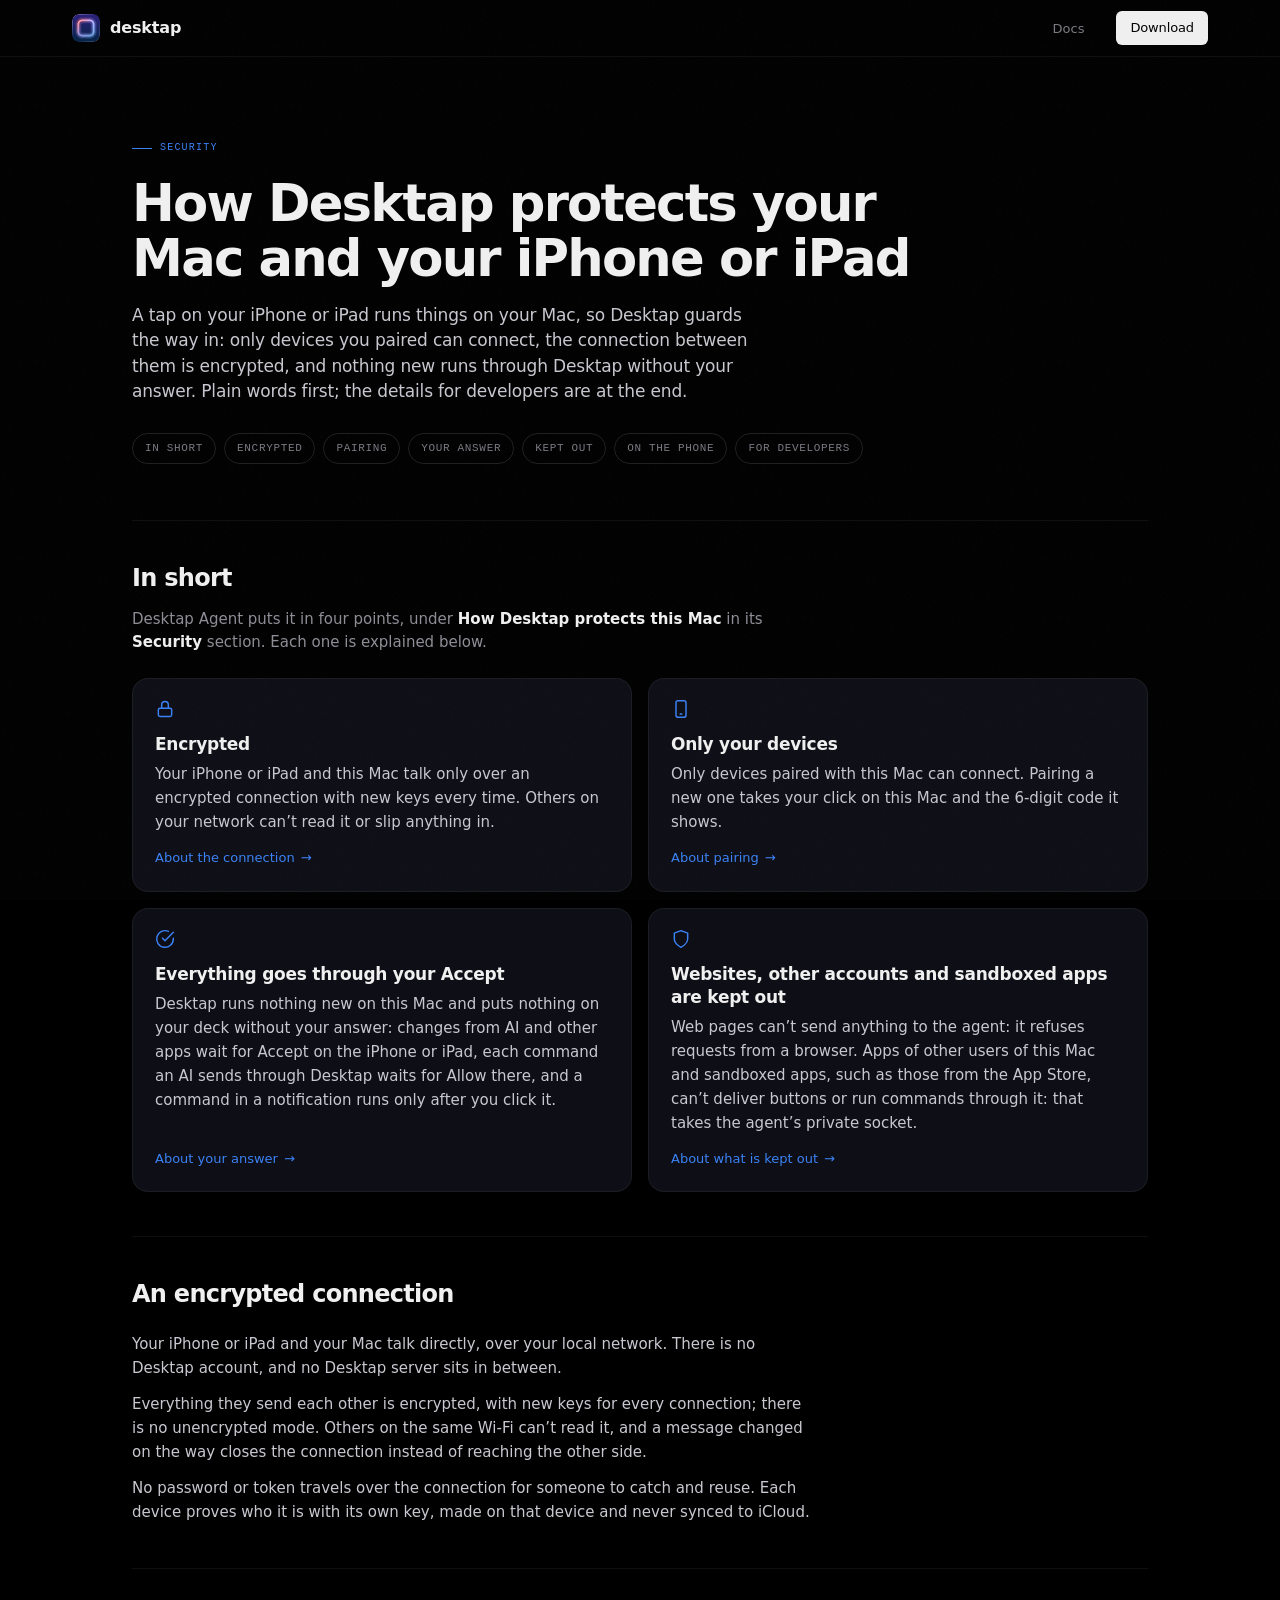
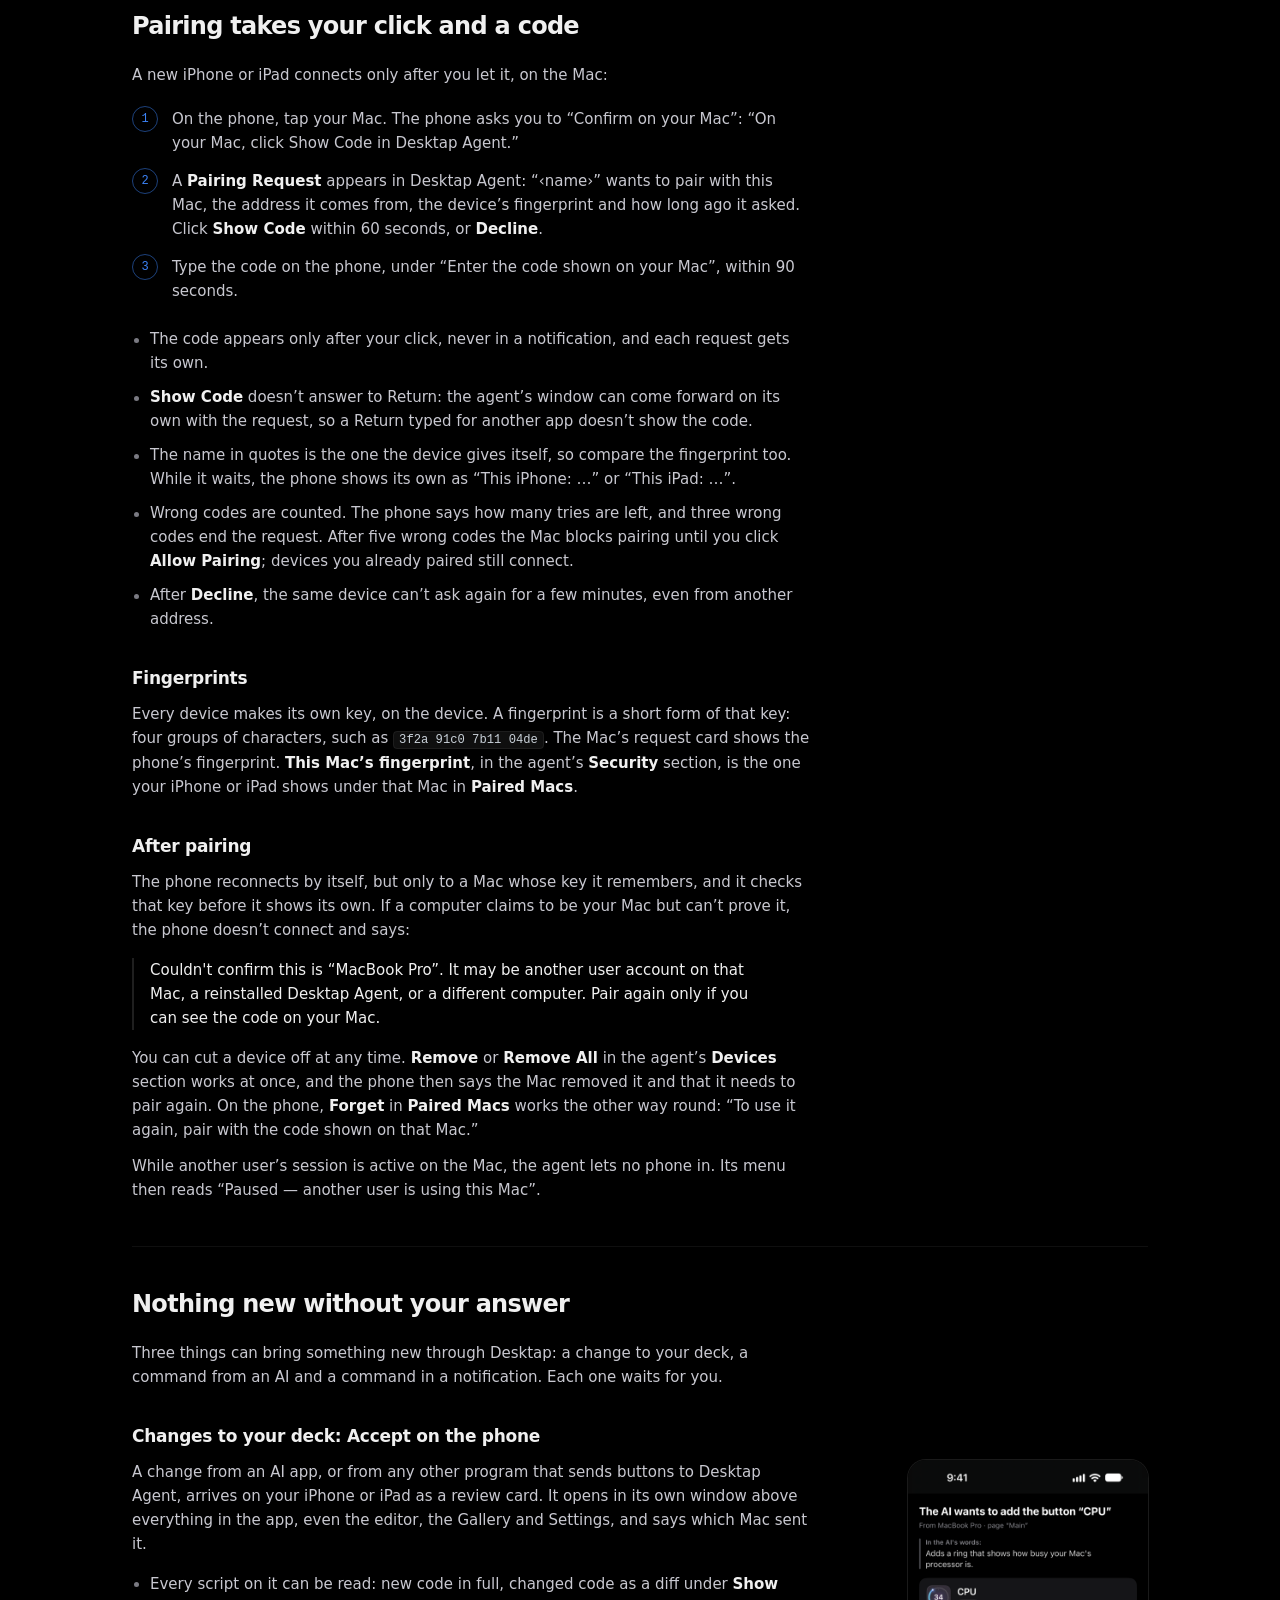
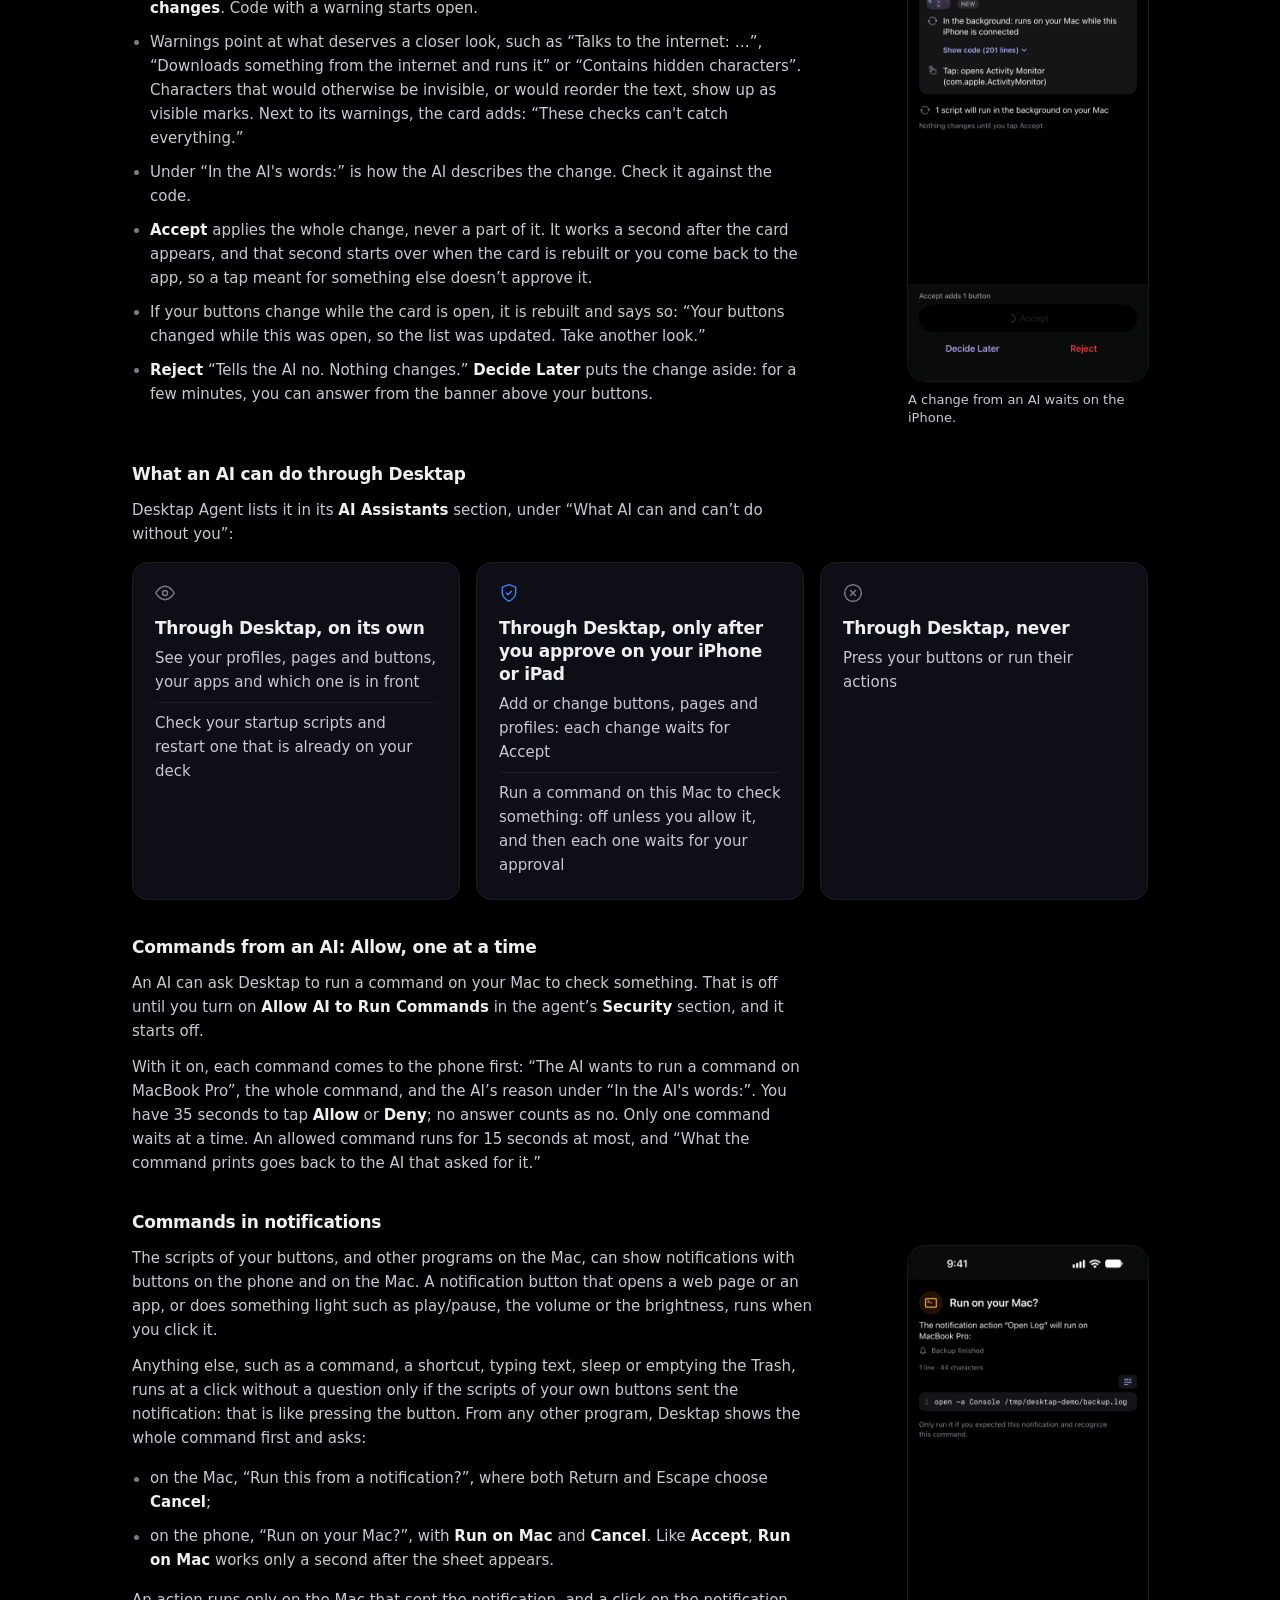
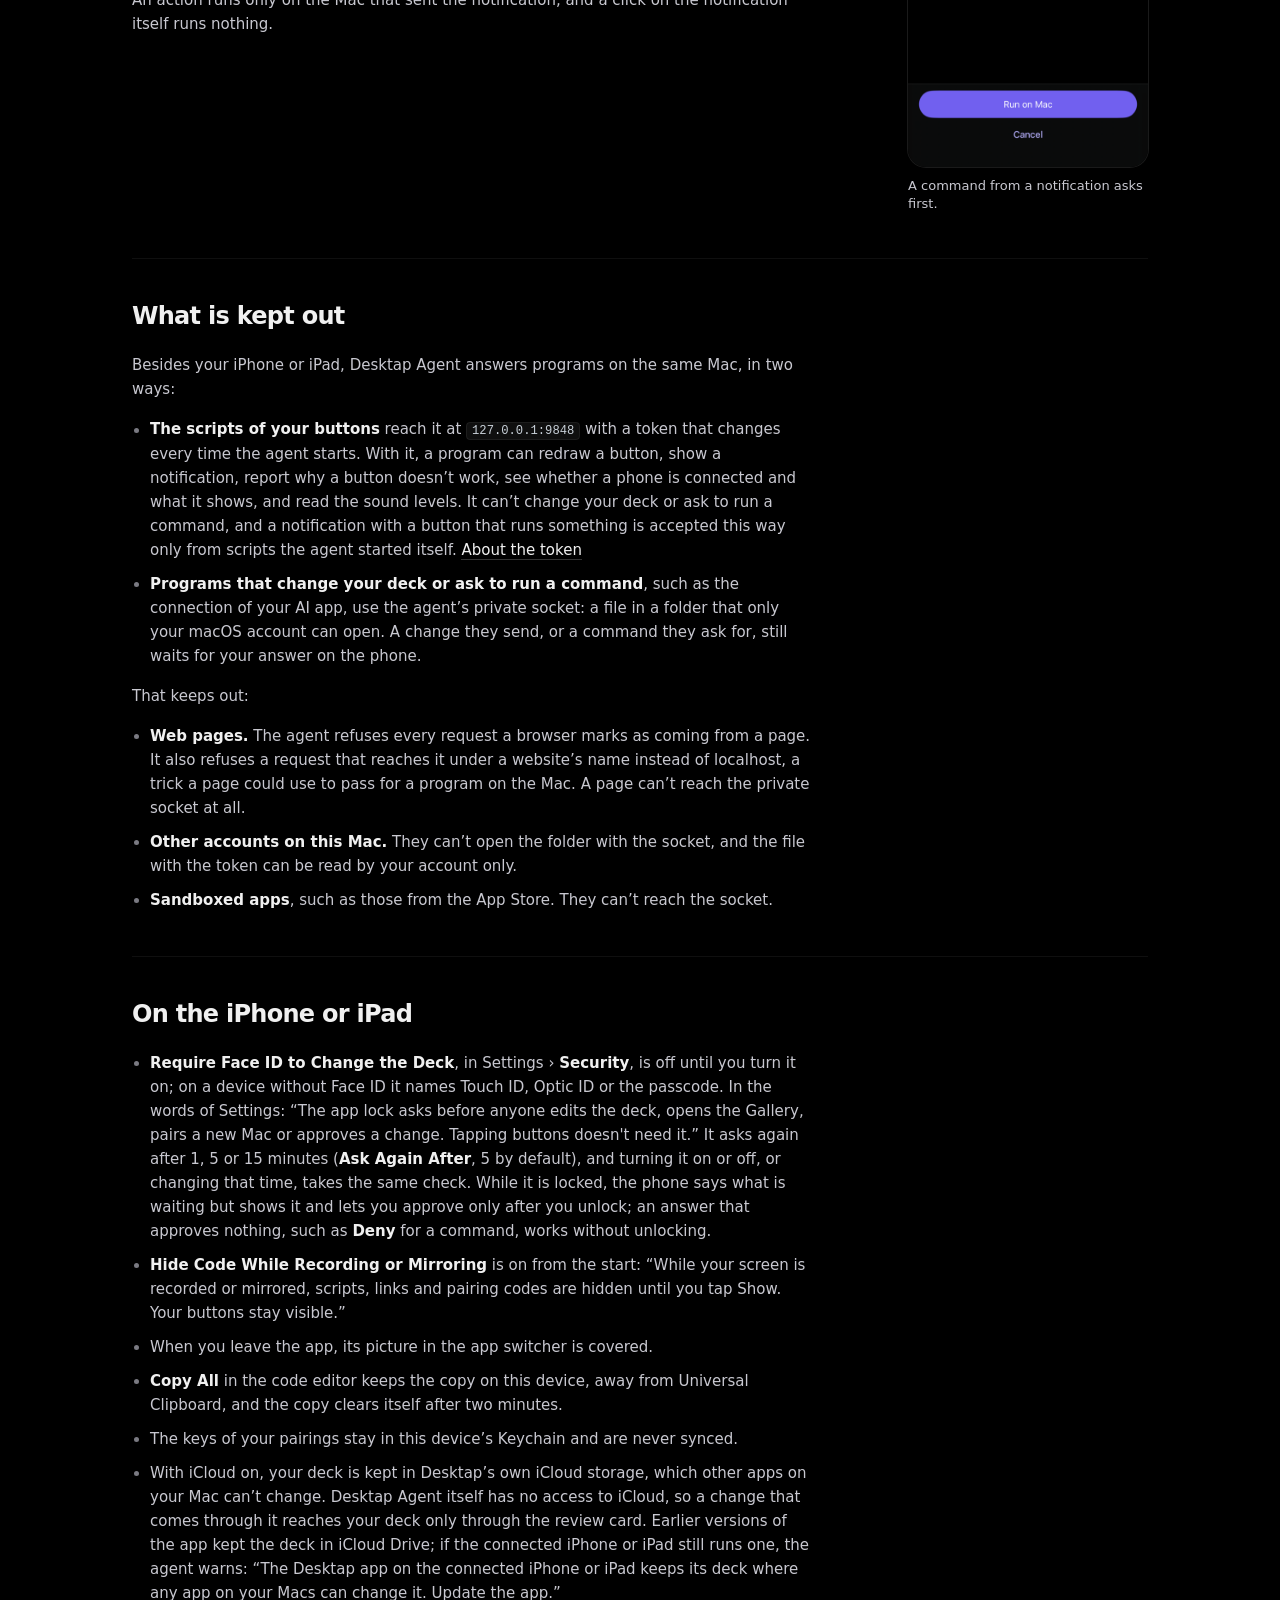
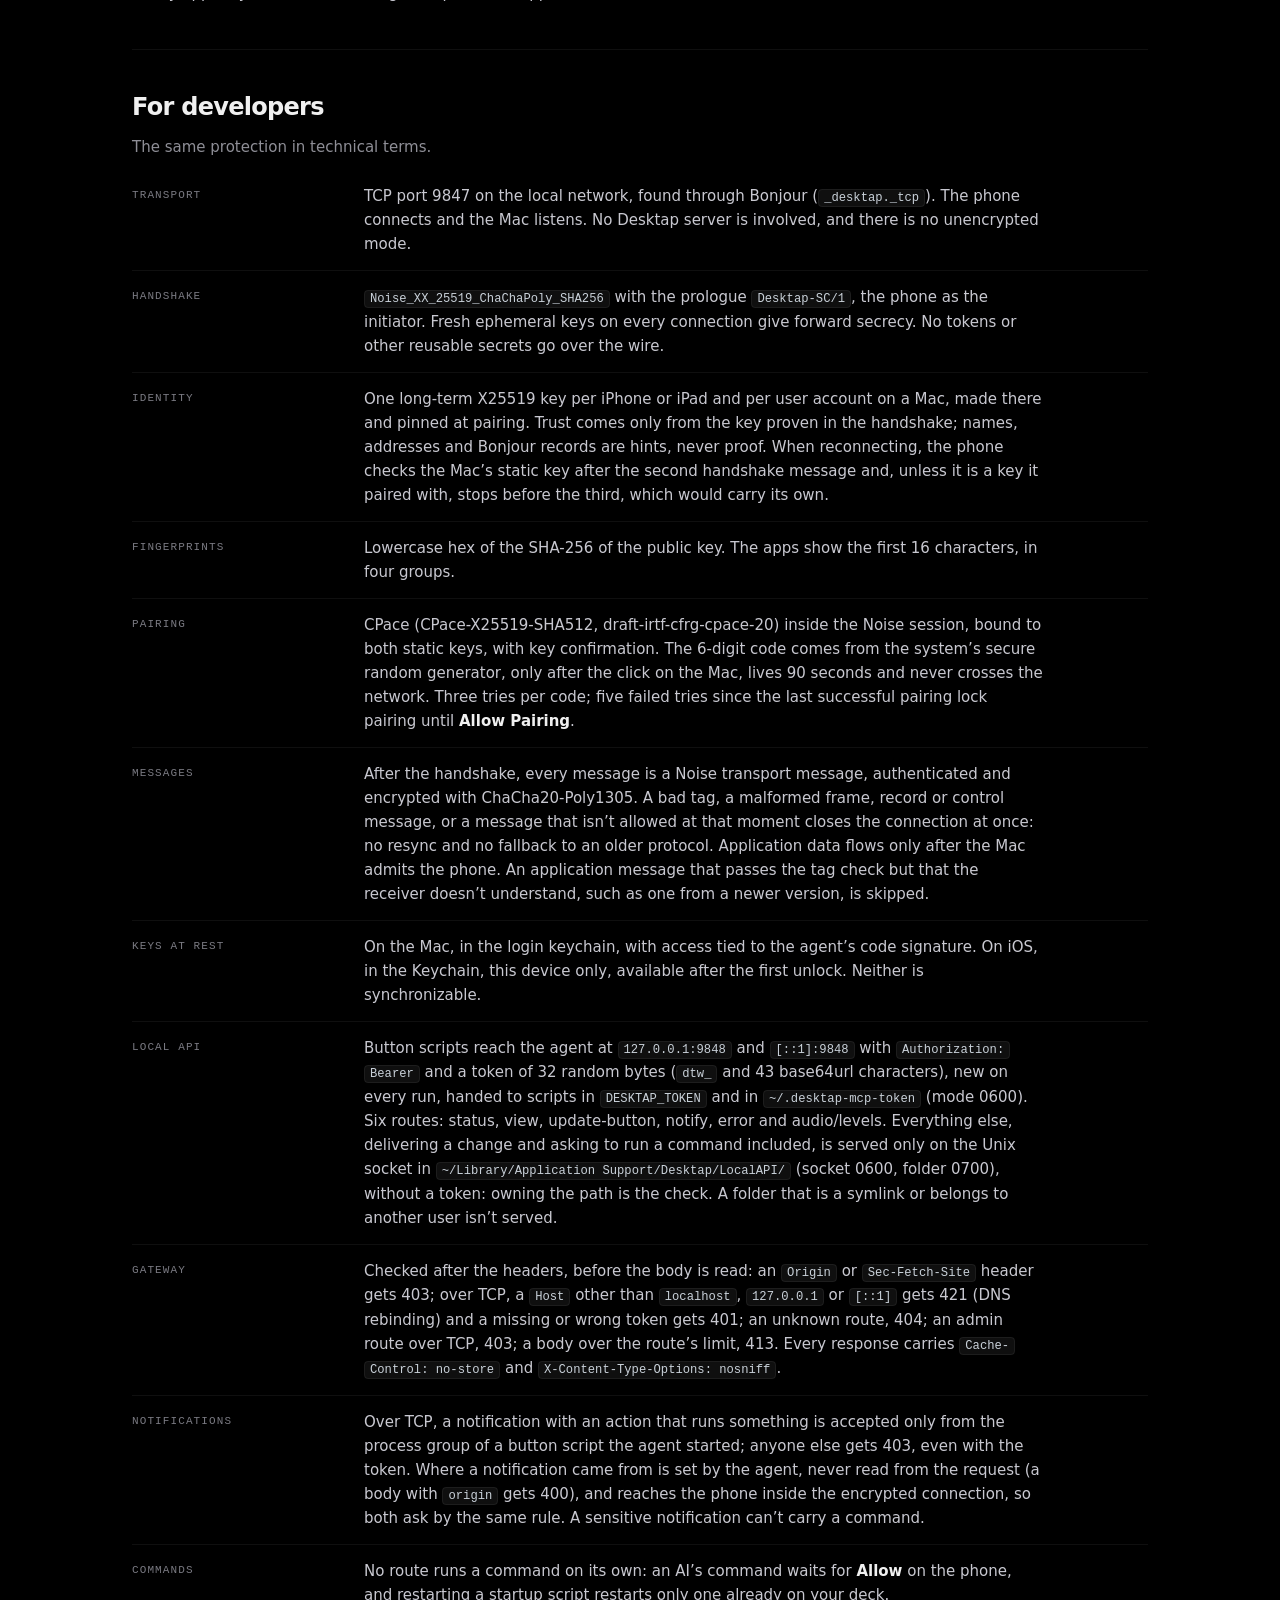
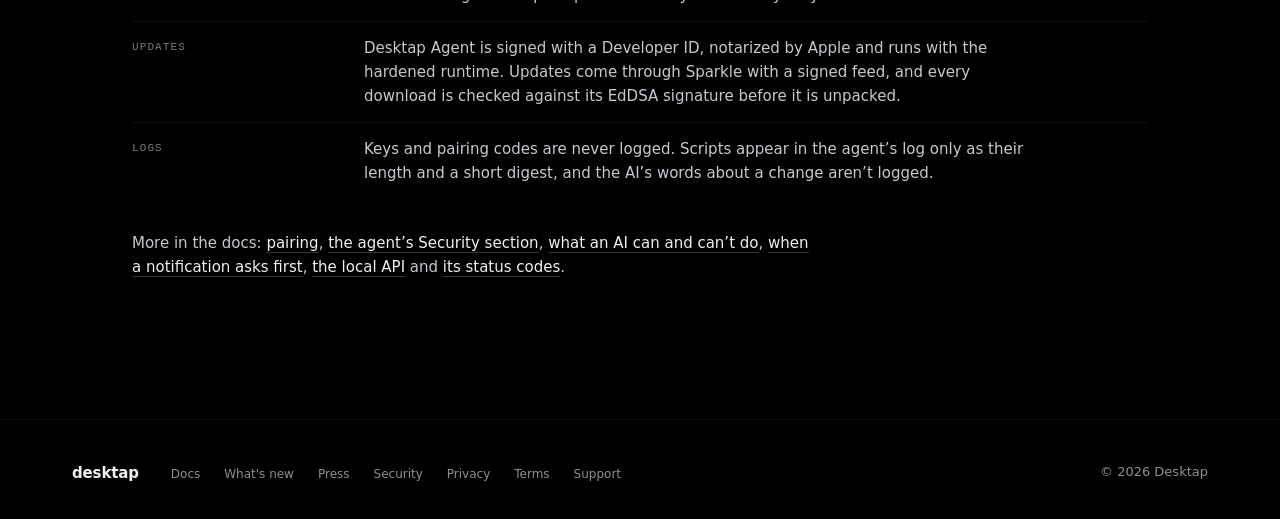
<file: security/index.html>
<!DOCTYPE html>
<html lang="en">
<head>
  <meta charset="UTF-8">
  <meta name="viewport" content="width=device-width, initial-scale=1.0">
  <title>Security — Desktap</title>
  <meta name="description" content="How Desktap protects your Mac and your iPhone or iPad: an encrypted connection, pairing with a code, your answer before anything new runs, and the details for developers.">
  <meta name="robots" content="noindex">

  <!-- Open Graph -->
  <meta property="og:type" content="website">
  <meta property="og:site_name" content="Desktap">
  <meta property="og:url" content="https://desktap.app/security/">
  <meta property="og:title" content="How Desktap protects your Mac">
  <meta property="og:description" content="An encrypted connection, pairing with a code, and your answer before anything new runs. In plain words, with the details for developers.">
  <meta property="og:image" content="https://desktap.app/assets/og-image.jpg">

  <!-- Twitter -->
  <meta name="twitter:card" content="summary_large_image">
  <meta name="twitter:title" content="How Desktap protects your Mac">
  <meta name="twitter:description" content="An encrypted connection, pairing with a code, and your answer before anything new runs. In plain words, with the details for developers.">
  <meta name="twitter:image" content="https://desktap.app/assets/og-image.jpg">

  <link rel="icon" type="image/png" sizes="32x32" href="/assets/favicon-32.png">
  <link rel="icon" type="image/png" sizes="16x16" href="/assets/favicon-16.png">
  <link rel="apple-touch-icon" sizes="180x180" href="/assets/apple-touch-icon.png">
  <link rel="icon" href="/assets/favicon.ico" sizes="any">
  <meta name="theme-color" content="#000000">
  <link rel="manifest" href="/site.webmanifest">

  <link rel="stylesheet" href="/assets/style.css?v=20261010">

  <!-- A phone or tablet can't run the Mac agent: before the first paint, so the download button shows "Send to Mac" at once -->
  <script>
    if (/iPhone|iPad|iPod|Android/.test(navigator.userAgent) || (navigator.platform === 'MacIntel' && navigator.maxTouchPoints > 1)) {
      document.documentElement.classList.add('handheld');
    }
  </script>
</head>
<body>

  <a class="skip-link" href="#main">Skip to content</a>

  <nav class="nav" role="navigation" aria-label="Main navigation">
    <div class="container">
      <a href="/" class="nav-logo" aria-label="Desktap home">
        <img src="/assets/icon-96.png" alt="" width="28" height="28">
        desktap
      </a>
      <ul class="nav-links nav-compact">
        <li><a href="/docs">Docs</a></li>
        <li>
          <a href="/download/" class="nav-cta" data-send-to-mac><span class="only-mac">Download</span><span class="only-handheld">Send to Mac</span></a>
        </li>
      </ul>
    </div>
  </nav>

  <!-- Security: how Desktap protects the Mac and the phone, from version 2.0. Every sentence says what the apps do
       today, and the labels and quotes are the English apps' own: when the apps change, change this page with them.
       The four cards of "In short" are the agent's own words (Security › How Desktap protects this Mac), and the three
       of "What an AI can do" are its AI Assistants card: change them together. What an AI can't do is said
       "through Desktap", never as "nothing can". -->
  <main class="sec container" id="main">
    <header class="sec-head">
      <div class="label">Security</div>
      <h1>How Desktap protects your Mac and your iPhone or iPad</h1>
      <p class="sec-lede">A tap on your iPhone or iPad runs things on your Mac, so Desktap guards the way in: only devices you paired can connect, the connection between them is encrypted, and nothing new runs through Desktap without your answer. Plain words first; the details for developers are at the end.</p>
      <ul class="sec-toc" aria-label="On this page">
        <li><a href="#in-short">In short</a></li>
        <li><a href="#encrypted">Encrypted</a></li>
        <li><a href="#pairing">Pairing</a></li>
        <li><a href="#your-answer">Your answer</a></li>
        <li><a href="#kept-out">Kept out</a></li>
        <li><a href="#phone">On the phone</a></li>
        <li><a href="#developers">For developers</a></li>
      </ul>
    </header>

    <section class="sec-section" id="in-short" aria-labelledby="in-short-title">
      <h2 id="in-short-title">In short</h2>
      <p class="sec-note">Desktap Agent puts it in four points, under <b>How Desktap protects this Mac</b> in its <b>Security</b> section. Each one is explained below.</p>
      <ul class="sec-promises">
        <li>
          <svg viewBox="0 0 24 24" fill="none" stroke="currentColor" stroke-width="1.75" stroke-linecap="round" stroke-linejoin="round" aria-hidden="true"><rect x="4" y="11" width="16" height="10" rx="2"/><path d="M8 11V7a4 4 0 0 1 8 0v4"/></svg>
          <b>Encrypted</b>
          <p>Your iPhone or iPad and this Mac talk only over an encrypted connection with new keys every time. Others on your network can’t read it or slip anything in.</p>
          <a class="sec-more" href="#encrypted">About the connection</a>
        </li>
        <li>
          <svg viewBox="0 0 24 24" fill="none" stroke="currentColor" stroke-width="1.75" stroke-linecap="round" stroke-linejoin="round" aria-hidden="true"><rect x="6" y="2" width="12" height="20" rx="2.5"/><line x1="11" y1="18" x2="13" y2="18"/></svg>
          <b>Only your devices</b>
          <p>Only devices paired with this Mac can connect. Pairing a new one takes your click on this Mac and the 6-digit code it shows.</p>
          <a class="sec-more" href="#pairing">About pairing</a>
        </li>
        <li>
          <svg viewBox="0 0 24 24" fill="none" stroke="currentColor" stroke-width="1.75" stroke-linecap="round" stroke-linejoin="round" aria-hidden="true"><path d="M22 11.08V12a10 10 0 1 1-5.93-9.14"/><polyline points="22 4 12 14.01 9 11.01"/></svg>
          <b>Everything goes through your Accept</b>
          <p>Desktap runs nothing new on this Mac and puts nothing on your deck without your answer: changes from AI and other apps wait for Accept on the iPhone or iPad, each command an AI sends through Desktap waits for Allow there, and a command in a notification runs only after you click it.</p>
          <a class="sec-more" href="#your-answer">About your answer</a>
        </li>
        <li>
          <svg viewBox="0 0 24 24" fill="none" stroke="currentColor" stroke-width="1.75" stroke-linecap="round" stroke-linejoin="round" aria-hidden="true"><path d="M12 22s8-4 8-10V5l-8-3-8 3v7c0 6 8 10 8 10z"/></svg>
          <b>Websites, other accounts and sandboxed apps are kept out</b>
          <p>Web pages can’t send anything to the agent: it refuses requests from a browser. Apps of other users of this Mac and sandboxed apps, such as those from the App Store, can’t deliver buttons or run commands through it: that takes the agent’s private socket.</p>
          <a class="sec-more" href="#kept-out">About what is kept out</a>
        </li>
      </ul>
    </section>

    <section class="sec-section" id="encrypted" aria-labelledby="encrypted-title">
      <h2 id="encrypted-title">An encrypted connection</h2>
      <p>Your iPhone or iPad and your Mac talk directly, over your local network. There is no Desktap account, and no Desktap server sits in between.</p>
      <p>Everything they send each other is encrypted, with new keys for every connection; there is no unencrypted mode. Others on the same Wi-Fi can’t read it, and a message changed on the way closes the connection instead of reaching the other side.</p>
      <p>No password or token travels over the connection for someone to catch and reuse. Each device proves who it is with its own key, made on that device and never synced to iCloud.</p>
    </section>

    <section class="sec-section" id="pairing" aria-labelledby="pairing-title">
      <h2 id="pairing-title">Pairing takes your click and a code</h2>
      <p>A new iPhone or iPad connects only after you let it, on the Mac:</p>
      <ol class="sec-steps">
        <li>On the phone, tap your Mac. The phone asks you to “Confirm on your Mac”: “On your Mac, click Show Code in Desktap Agent.”</li>
        <li>A <b>Pairing Request</b> appears in Desktap Agent: “‹name›” wants to pair with this Mac, the address it comes from, the device’s fingerprint and how long ago it asked. Click <b>Show Code</b> within 60 seconds, or <b>Decline</b>.</li>
        <li>Type the code on the phone, under “Enter the code shown on your Mac”, within 90 seconds.</li>
      </ol>
      <ul class="sec-list">
        <li>The code appears only after your click, never in a notification, and each request gets its own.</li>
        <li><b>Show Code</b> doesn’t answer to Return: the agent’s window can come forward on its own with the request, so a Return typed for another app doesn’t show the code.</li>
        <li>The name in quotes is the one the device gives itself, so compare the fingerprint too. While it waits, the phone shows its own as “This iPhone: …” or “This iPad: …”.</li>
        <li>Wrong codes are counted. The phone says how many tries are left, and three wrong codes end the request. After five wrong codes the Mac blocks pairing until you click <b>Allow Pairing</b>; devices you already paired still connect.</li>
        <li>After <b>Decline</b>, the same device can’t ask again for a few minutes, even from another address.</li>
      </ul>

      <h3 id="fingerprints">Fingerprints</h3>
      <p>Every device makes its own key, on the device. A fingerprint is a short form of that key: four groups of characters, such as <code>3f2a 91c0 7b11 04de</code>. The Mac’s request card shows the phone’s fingerprint. <b>This Mac’s fingerprint</b>, in the agent’s <b>Security</b> section, is the one your iPhone or iPad shows under that Mac in <b>Paired Macs</b>.</p>

      <h3 id="after-pairing">After pairing</h3>
      <p>The phone reconnects by itself, but only to a Mac whose key it remembers, and it checks that key before it shows its own. If a computer claims to be your Mac but can’t prove it, the phone doesn’t connect and says:</p>
      <blockquote class="sec-quote">Couldn't confirm this is “MacBook Pro”. It may be another user account on that Mac, a reinstalled Desktap Agent, or a different computer. Pair again only if you can see the code on your Mac.</blockquote>
      <p>You can cut a device off at any time. <b>Remove</b> or <b>Remove All</b> in the agent’s <b>Devices</b> section works at once, and the phone then says the Mac removed it and that it needs to pair again. On the phone, <b>Forget</b> in <b>Paired Macs</b> works the other way round: “To use it again, pair with the code shown on that Mac.”</p>
      <p>While another user’s session is active on the Mac, the agent lets no phone in. Its menu then reads “Paused — another user is using this Mac”.</p>
    </section>

    <section class="sec-section" id="your-answer" aria-labelledby="your-answer-title">
      <h2 id="your-answer-title">Nothing new without your answer</h2>
      <p>Three things can bring something new through Desktap: a change to your deck, a command from an AI and a command in a notification. Each one waits for you.</p>

      <h3 id="deck-changes">Changes to your deck: Accept on the phone</h3>
      <div class="sec-split">
        <div>
          <p>A change from an AI app, or from any other program that sends buttons to Desktap Agent, arrives on your iPhone or iPad as a review card. It opens in its own window above everything in the app, even the editor, the Gallery and Settings, and says which Mac sent it.</p>
          <ul class="sec-list">
            <li>Every script on it can be read: new code in full, changed code as a diff under <b>Show changes</b>. Code with a warning starts open.</li>
            <li>Warnings point at what deserves a closer look, such as “Talks to the internet: …”, “Downloads something from the internet and runs it” or “Contains hidden characters”. Characters that would otherwise be invisible, or would reorder the text, show up as visible marks. Next to its warnings, the card adds: “These checks can't catch everything.”</li>
            <li>Under “In the AI's words:” is how the AI describes the change. Check it against the code.</li>
            <li><b>Accept</b> applies the whole change, never a part of it. It works a second after the card appears, and that second starts over when the card is rebuilt or you come back to the app, so a tap meant for something else doesn’t approve it.</li>
            <li>If your buttons change while the card is open, it is rebuilt and says so: “Your buttons changed while this was open, so the list was updated. Take another look.”</li>
            <li><b>Reject</b> “Tells the AI no. Nothing changes.” <b>Decide Later</b> puts the change aside: for a few minutes, you can answer from the banner above your buttons.</li>
          </ul>
        </div>
        <figure class="sec-shot">
          <a href="/assets/docs/img/ai/review-card.png"><img src="/assets/docs/img/ai/review-card.png" width="240" height="521" loading="lazy" alt="The review card on the iPhone: “The AI wants to add the button “CPU””, from MacBook Pro, page “Main”, the AI’s words, a CPU row marked NEW with “In the background: runs on your Mac while this iPhone is connected” and Show code (201 lines), “1 script will run in the background on your Mac”, and at the bottom Accept, Decide Later and Reject."></a>
          <figcaption>A change from an AI waits on the iPhone.</figcaption>
        </figure>
      </div>

      <h3 id="what-an-ai-can-do">What an AI can do through Desktap</h3>
      <p>Desktap Agent lists it in its <b>AI Assistants</b> section, under “What AI can and can’t do without you”:</p>
      <ul class="sec-ai">
        <li>
          <svg viewBox="0 0 24 24" fill="none" stroke="currentColor" stroke-width="1.75" stroke-linecap="round" stroke-linejoin="round" aria-hidden="true"><path d="M1 12s4-8 11-8 11 8 11 8-4 8-11 8-11-8-11-8z"/><circle cx="12" cy="12" r="3"/></svg>
          <b>Through Desktap, on its own</b>
          <p>See your profiles, pages and buttons, your apps and which one is in front</p>
          <p>Check your startup scripts and restart one that is already on your deck</p>
        </li>
        <li class="is-accent">
          <svg viewBox="0 0 24 24" fill="none" stroke="currentColor" stroke-width="1.75" stroke-linecap="round" stroke-linejoin="round" aria-hidden="true"><path d="M12 22s8-4 8-10V5l-8-3-8 3v7c0 6 8 10 8 10z"/><polyline points="9 12 11 14 15 10"/></svg>
          <b>Through Desktap, only after you approve on your iPhone or iPad</b>
          <p>Add or change buttons, pages and profiles: each change waits for Accept</p>
          <p>Run a command on this Mac to check something: off unless you allow it, and then each one waits for your approval</p>
        </li>
        <li>
          <svg viewBox="0 0 24 24" fill="none" stroke="currentColor" stroke-width="1.75" stroke-linecap="round" stroke-linejoin="round" aria-hidden="true"><circle cx="12" cy="12" r="10"/><line x1="15" y1="9" x2="9" y2="15"/><line x1="9" y1="9" x2="15" y2="15"/></svg>
          <b>Through Desktap, never</b>
          <p>Press your buttons or run their actions</p>
        </li>
      </ul>

      <h3 id="ai-commands">Commands from an AI: Allow, one at a time</h3>
      <p>An AI can ask Desktap to run a command on your Mac to check something. That is off until you turn on <b>Allow AI to Run Commands</b> in the agent’s <b>Security</b> section, and it starts off.</p>
      <p>With it on, each command comes to the phone first: “The AI wants to run a command on MacBook Pro”, the whole command, and the AI’s reason under “In the AI's words:”. You have 35 seconds to tap <b>Allow</b> or <b>Deny</b>; no answer counts as no. Only one command waits at a time. An allowed command runs for 15 seconds at most, and “What the command prints goes back to the AI that asked for it.”</p>

      <h3 id="notification-commands">Commands in notifications</h3>
      <div class="sec-split">
        <div>
          <p>The scripts of your buttons, and other programs on the Mac, can show notifications with buttons on the phone and on the Mac. A notification button that opens a web page or an app, or does something light such as play/pause, the volume or the brightness, runs when you click it.</p>
          <p>Anything else, such as a command, a shortcut, typing text, sleep or emptying the Trash, runs at a click without a question only if the scripts of your own buttons sent the notification: that is like pressing the button. From any other program, Desktap shows the whole command first and asks:</p>
          <ul class="sec-list">
            <li>on the Mac, “Run this from a notification?”, where both Return and Escape choose <b>Cancel</b>;</li>
            <li>on the phone, “Run on your Mac?”, with <b>Run on Mac</b> and <b>Cancel</b>. Like <b>Accept</b>, <b>Run on Mac</b> works only a second after the sheet appears.</li>
          </ul>
          <p>An action runs only on the Mac that sent the notification, and a click on the notification itself runs nothing.</p>
        </div>
        <figure class="sec-shot">
          <a href="/assets/docs/img/notifications/run-sheet.png"><img src="/assets/docs/img/notifications/run-sheet.png" width="240" height="521" loading="lazy" alt="The phone’s “Run on your Mac?” sheet: “The notification action “Open Log” will run on MacBook Pro:”, the notification “Backup finished”, the command “open -a Console /tmp/desktap-demo/backup.log”, “Only run it if you expected this notification and recognize this command.”, and the buttons Run on Mac and Cancel."></a>
          <figcaption>A command from a notification asks first.</figcaption>
        </figure>
      </div>
    </section>

    <section class="sec-section" id="kept-out" aria-labelledby="kept-out-title">
      <h2 id="kept-out-title">What is kept out</h2>
      <p>Besides your iPhone or iPad, Desktap Agent answers programs on the same Mac, in two ways:</p>
      <ul class="sec-list">
        <li><b>The scripts of your buttons</b> reach it at <code>127.0.0.1:9848</code> with a token that changes every time the agent starts. With it, a program can redraw a button, show a notification, report why a button doesn’t work, see whether a phone is connected and what it shows, and read the sound levels. It can’t change your deck or ask to run a command, and a notification with a button that runs something is accepted this way only from scripts the agent started itself. <a href="/docs?p=scripts#the-token">About the token</a></li>
        <li><b>Programs that change your deck or ask to run a command</b>, such as the connection of your AI app, use the agent’s private socket: a file in a folder that only your macOS account can open. A change they send, or a command they ask for, still waits for your answer on the phone.</li>
      </ul>
      <p>That keeps out:</p>
      <ul class="sec-list">
        <li><b>Web pages.</b> The agent refuses every request a browser marks as coming from a page. It also refuses a request that reaches it under a website’s name instead of localhost, a trick a page could use to pass for a program on the Mac. A page can’t reach the private socket at all.</li>
        <li><b>Other accounts on this Mac.</b> They can’t open the folder with the socket, and the file with the token can be read by your account only.</li>
        <li><b>Sandboxed apps</b>, such as those from the App Store. They can’t reach the socket.</li>
      </ul>
    </section>

    <section class="sec-section" id="phone" aria-labelledby="phone-title">
      <h2 id="phone-title">On the iPhone or iPad</h2>
      <ul class="sec-list">
        <li><b>Require Face ID to Change the Deck</b>, in Settings › <b>Security</b>, is off until you turn it on; on a device without Face ID it names Touch ID, Optic ID or the passcode. In the words of Settings: “The app lock asks before anyone edits the deck, opens the Gallery, pairs a new Mac or approves a change. Tapping buttons doesn't need it.” It asks again after 1, 5 or 15 minutes (<b>Ask Again After</b>, 5 by default), and turning it on or off, or changing that time, takes the same check. While it is locked, the phone says what is waiting but shows it and lets you approve only after you unlock; an answer that approves nothing, such as <b>Deny</b> for a command, works without unlocking.</li>
        <li><b>Hide Code While Recording or Mirroring</b> is on from the start: “While your screen is recorded or mirrored, scripts, links and pairing codes are hidden until you tap Show. Your buttons stay visible.”</li>
        <li>When you leave the app, its picture in the app switcher is covered.</li>
        <li><b>Copy All</b> in the code editor keeps the copy on this device, away from Universal Clipboard, and the copy clears itself after two minutes.</li>
        <li>The keys of your pairings stay in this device’s Keychain and are never synced.</li>
        <li>With iCloud on, your deck is kept in Desktap’s own iCloud storage, which other apps on your Mac can’t change. Desktap Agent itself has no access to iCloud, so a change that comes through it reaches your deck only through the review card. Earlier versions of the app kept the deck in iCloud Drive; if the connected iPhone or iPad still runs one, the agent warns: “The Desktap app on the connected iPhone or iPad keeps its deck where any app on your Macs can change it. Update the app.”</li>
      </ul>
    </section>

    <section class="sec-section" id="developers" aria-labelledby="developers-title">
      <h2 id="developers-title">For developers</h2>
      <p class="sec-note">The same protection in technical terms.</p>
      <dl class="sec-spec">
        <div><dt>Transport</dt><dd>TCP port 9847 on the local network, found through Bonjour (<code>_desktap._tcp</code>). The phone connects and the Mac listens. No Desktap server is involved, and there is no unencrypted mode.</dd></div>
        <div><dt>Handshake</dt><dd><code>Noise_XX_25519_ChaChaPoly_SHA256</code> with the prologue <code>Desktap-SC/1</code>, the phone as the initiator. Fresh ephemeral keys on every connection give forward secrecy. No tokens or other reusable secrets go over the wire.</dd></div>
        <div><dt>Identity</dt><dd>One long-term X25519 key per iPhone or iPad and per user account on a Mac, made there and pinned at pairing. Trust comes only from the key proven in the handshake; names, addresses and Bonjour records are hints, never proof. When reconnecting, the phone checks the Mac’s static key after the second handshake message and, unless it is a key it paired with, stops before the third, which would carry its own.</dd></div>
        <div><dt>Fingerprints</dt><dd>Lowercase hex of the SHA-256 of the public key. The apps show the first 16 characters, in four groups.</dd></div>
        <div><dt>Pairing</dt><dd>CPace (CPace-X25519-SHA512, draft-irtf-cfrg-cpace-20) inside the Noise session, bound to both static keys, with key confirmation. The 6-digit code comes from the system’s secure random generator, only after the click on the Mac, lives 90 seconds and never crosses the network. Three tries per code; five failed tries since the last successful pairing lock pairing until <b>Allow Pairing</b>.</dd></div>
        <div><dt>Messages</dt><dd>After the handshake, every message is a Noise transport message, authenticated and encrypted with ChaCha20-Poly1305. A bad tag, a malformed frame, record or control message, or a message that isn’t allowed at that moment closes the connection at once: no resync and no fallback to an older protocol. Application data flows only after the Mac admits the phone. An application message that passes the tag check but that the receiver doesn’t understand, such as one from a newer version, is skipped.</dd></div>
        <div><dt>Keys at rest</dt><dd>On the Mac, in the login keychain, with access tied to the agent’s code signature. On iOS, in the Keychain, this device only, available after the first unlock. Neither is synchronizable.</dd></div>
        <div><dt>Local API</dt><dd>Button scripts reach the agent at <code>127.0.0.1:9848</code> and <code>[::1]:9848</code> with <code>Authorization: Bearer</code> and a token of 32 random bytes (<code>dtw_</code> and 43 base64url characters), new on every run, handed to scripts in <code>DESKTAP_TOKEN</code> and in <code>~/.desktap-mcp-token</code> (mode 0600). Six routes: status, view, update-button, notify, error and audio/levels. Everything else, delivering a change and asking to run a command included, is served only on the Unix socket in <code>~/Library/Application Support/Desktap/LocalAPI/</code> (socket 0600, folder 0700), without a token: owning the path is the check. A folder that is a symlink or belongs to another user isn’t served.</dd></div>
        <div><dt>Gateway</dt><dd>Checked after the headers, before the body is read: an <code>Origin</code> or <code>Sec-Fetch-Site</code> header gets 403; over TCP, a <code>Host</code> other than <code>localhost</code>, <code>127.0.0.1</code> or <code>[::1]</code> gets 421 (DNS rebinding) and a missing or wrong token gets 401; an unknown route, 404; an admin route over TCP, 403; a body over the route’s limit, 413. Every response carries <code>Cache-Control: no-store</code> and <code>X-Content-Type-Options: nosniff</code>.</dd></div>
        <div><dt>Notifications</dt><dd>Over TCP, a notification with an action that runs something is accepted only from the process group of a button script the agent started; anyone else gets 403, even with the token. Where a notification came from is set by the agent, never read from the request (a body with <code>origin</code> gets 400), and reaches the phone inside the encrypted connection, so both ask by the same rule. A sensitive notification can’t carry a command.</dd></div>
        <div><dt>Commands</dt><dd>No route runs a command on its own: an AI’s command waits for <b>Allow</b> on the phone, and restarting a startup script restarts only one already on your deck.</dd></div>
        <div><dt>Updates</dt><dd>Desktap Agent is signed with a Developer ID, notarized by Apple and runs with the hardened runtime. Updates come through Sparkle with a signed feed, and every download is checked against its EdDSA signature before it is unpacked.</dd></div>
        <div><dt>Logs</dt><dd>Keys and pairing codes are never logged. Scripts appear in the agent’s log only as their length and a short digest, and the AI’s words about a change aren’t logged.</dd></div>
      </dl>
      <p class="sec-docs">More in the docs: <a href="/docs?p=start#pair-your-iphone-or-ipad">pairing</a>, <a href="/docs?p=from-your-mac#security">the agent’s Security section</a>, <a href="/docs?p=ai#what-the-assistant-can-and-cant-do">what an AI can and can’t do</a>, <a href="/docs?p=notifications#when-a-tap-asks-first">when a notification asks first</a>, <a href="/docs?p=api#connecting">the local API</a> and <a href="/docs?p=api#status-codes">its status codes</a>.</p>
    </section>
  </main>

  <footer class="footer">
    <div class="container">
      <div class="footer-left">
        <span class="footer-logo">desktap</span>
        <ul class="footer-links">
          <li><a href="/docs">Docs</a></li>
          <li><a href="/changelog/">What's new</a></li>
          <li><a href="/next/press/">Press</a></li>
          <li><a href="/security/" aria-current="page">Security</a></li>
          <li><a href="/privacy">Privacy</a></li>
          <li><a href="/terms">Terms</a></li>
          <li><a href="mailto:support@desktap.app">Support</a></li>
        </ul>
      </div>
      <div class="footer-right">&copy; 2026 Desktap</div>
    </div>
  </footer>

  <script src="/assets/agent-download.js?v=20261007" defer></script>
</body>
</html>
</file>
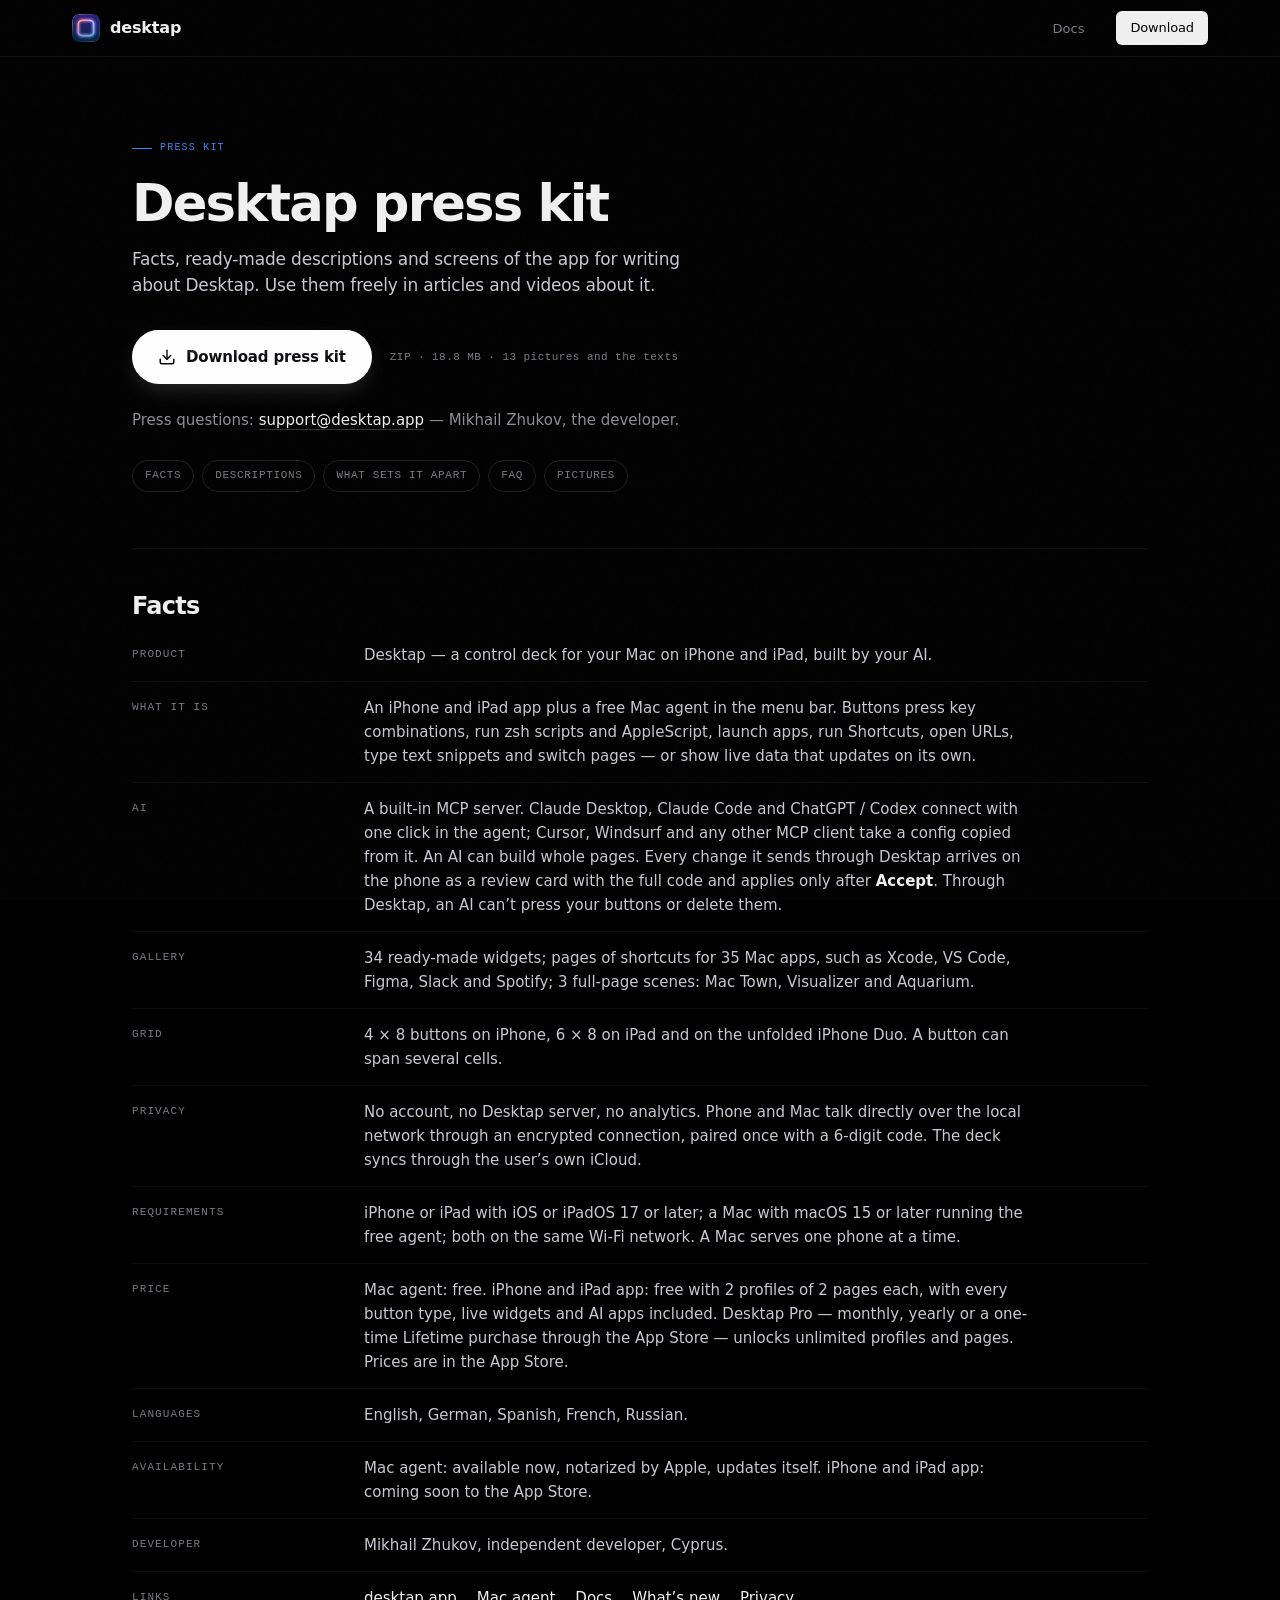
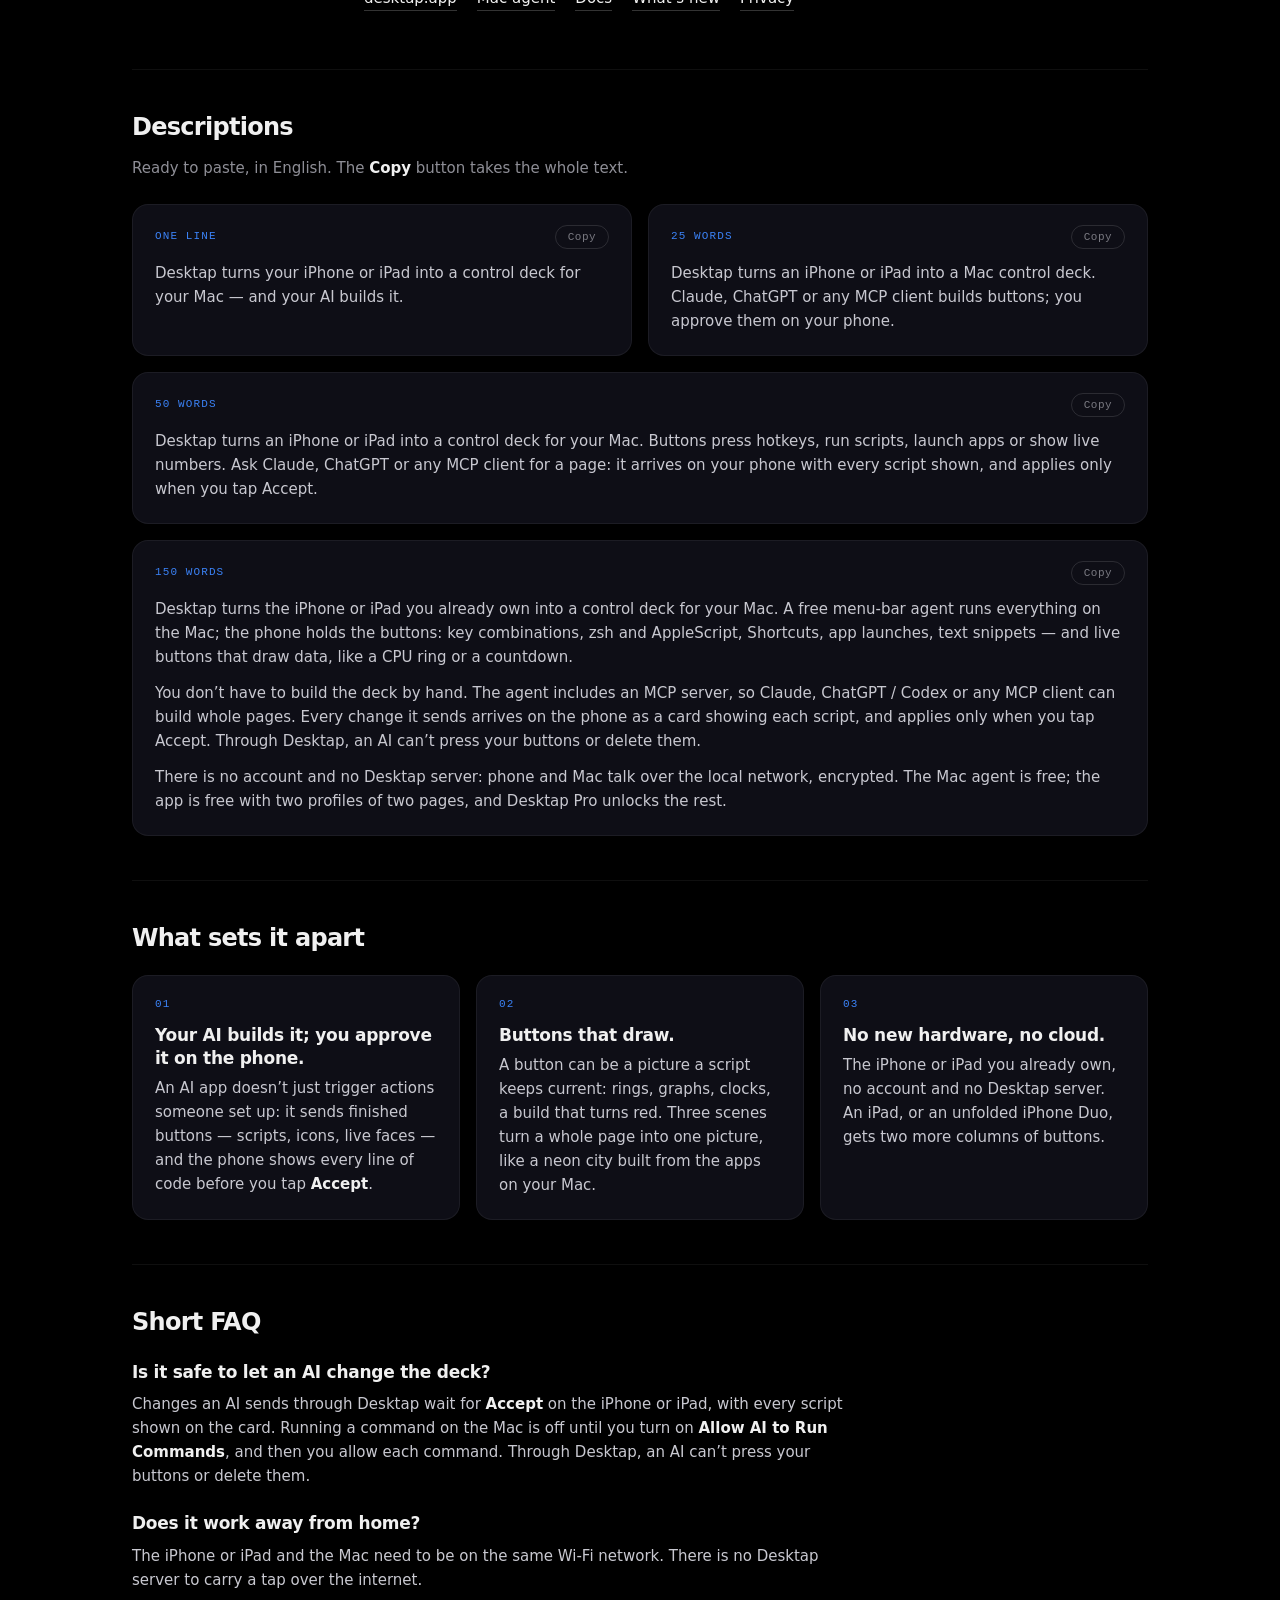
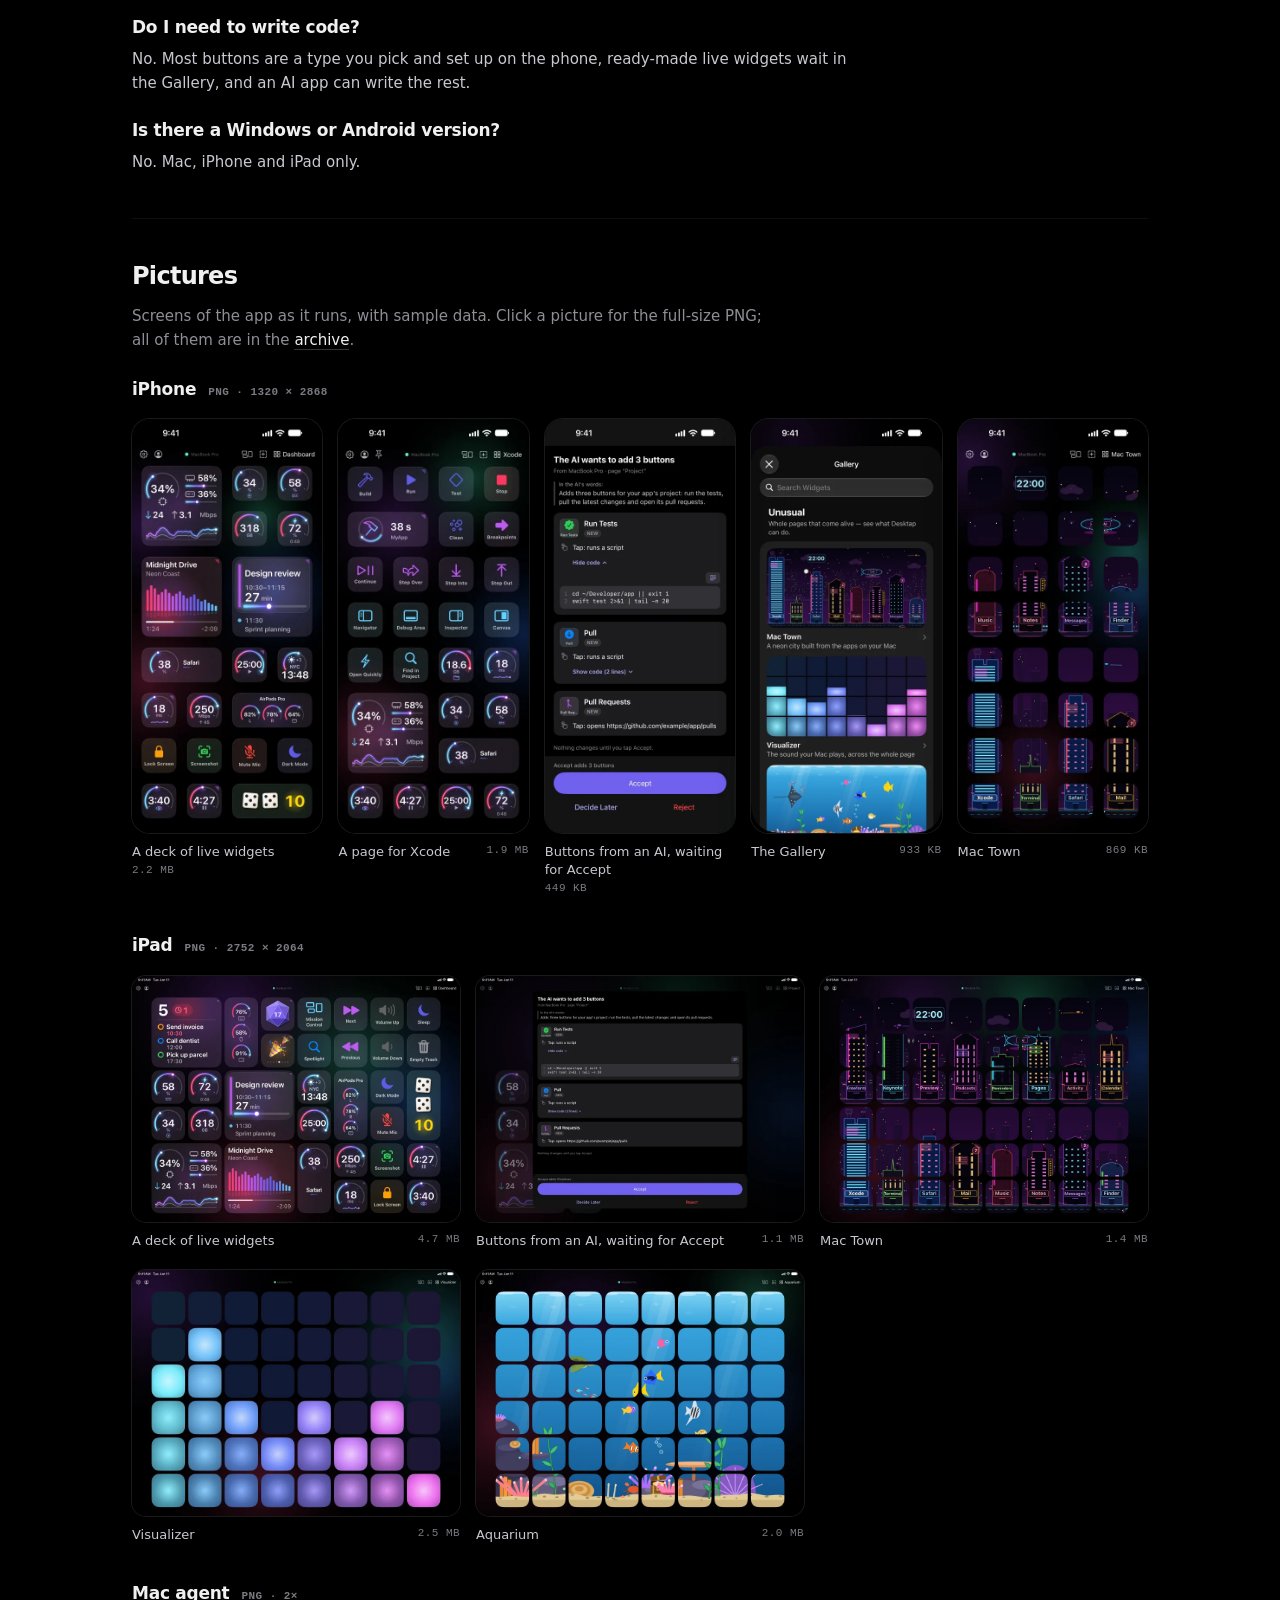
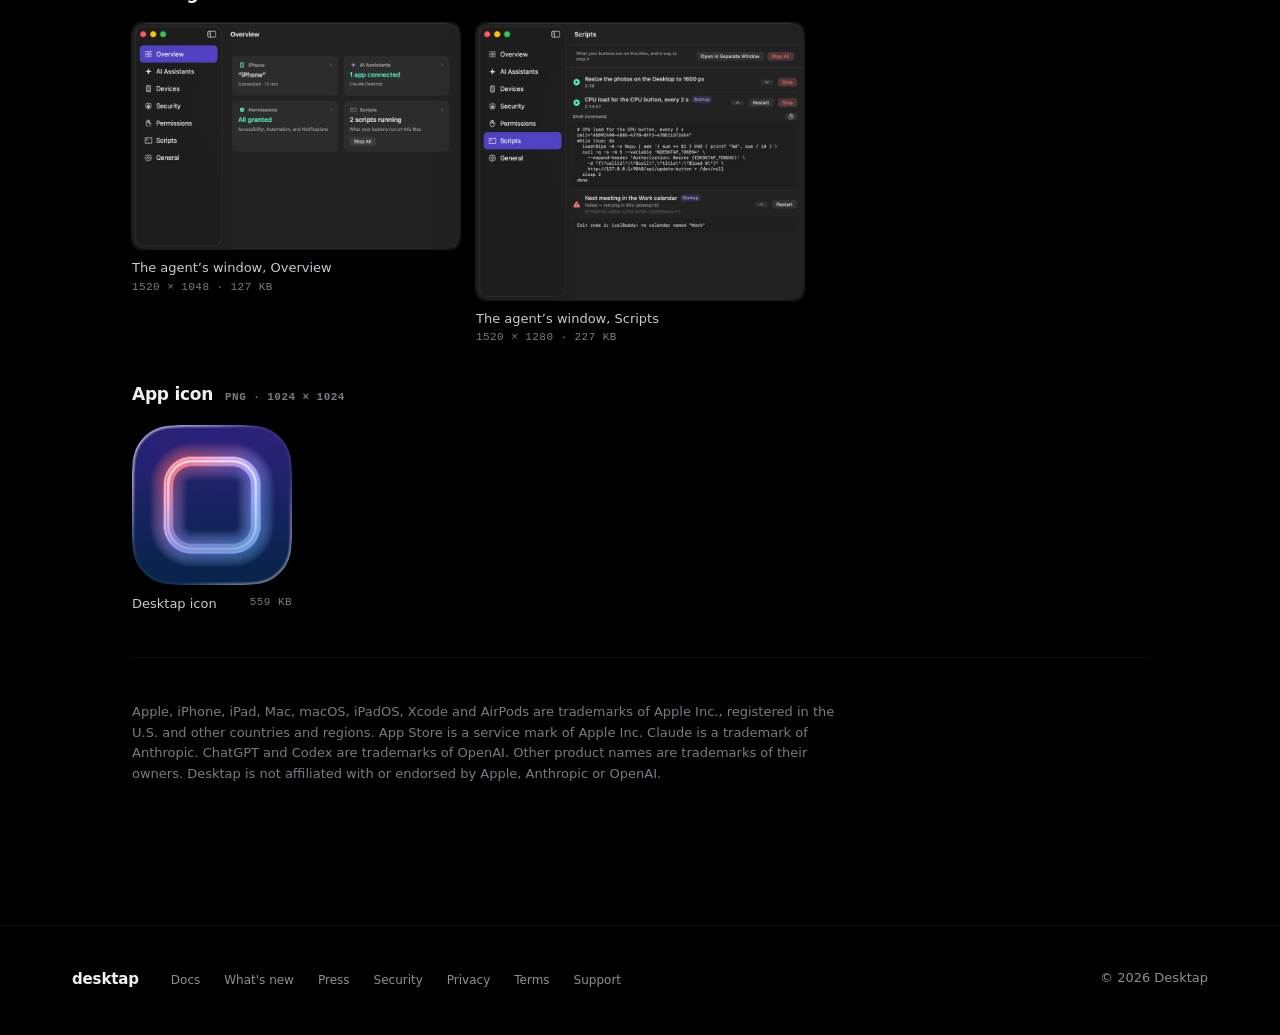
<file: next/press/index.html>
<!DOCTYPE html>
<html lang="en">
<head>
  <meta charset="UTF-8">
  <meta name="viewport" content="width=device-width, initial-scale=1.0">
  <title>Press Kit — Desktap</title>
  <meta name="description" content="Desktap press kit: facts, ready-made descriptions, screenshots of the app on iPhone, iPad and Mac, and the app icon, in one archive.">
  <meta name="robots" content="noindex">

  <!-- Open Graph -->
  <meta property="og:type" content="website">
  <meta property="og:site_name" content="Desktap">
  <meta property="og:url" content="https://desktap.app/next/press/">
  <meta property="og:title" content="Desktap Press Kit">
  <meta property="og:description" content="Facts, ready-made descriptions, screenshots and the app icon, in one archive.">
  <meta property="og:image" content="https://desktap.app/assets/og-image.jpg">

  <!-- Twitter -->
  <meta name="twitter:card" content="summary_large_image">
  <meta name="twitter:title" content="Desktap Press Kit">
  <meta name="twitter:description" content="Facts, ready-made descriptions, screenshots and the app icon, in one archive.">
  <meta name="twitter:image" content="https://desktap.app/assets/og-image.jpg">

  <link rel="icon" type="image/png" sizes="32x32" href="/assets/favicon-32.png">
  <link rel="icon" type="image/png" sizes="16x16" href="/assets/favicon-16.png">
  <link rel="apple-touch-icon" sizes="180x180" href="/assets/apple-touch-icon.png">
  <link rel="icon" href="/assets/favicon.ico" sizes="any">
  <meta name="theme-color" content="#000000">
  <link rel="manifest" href="/site.webmanifest">

  <link rel="stylesheet" href="/assets/style.css?v=20261009">

  <!-- A phone or tablet can't run the Mac agent: before the first paint, so the download button shows "Send to Mac" at once -->
  <script>
    if (/iPhone|iPad|iPod|Android/.test(navigator.userAgent) || (navigator.platform === 'MacIntel' && navigator.maxTouchPoints > 1)) {
      document.documentElement.classList.add('handheld');
    }
  </script>
</head>
<body>

  <a class="skip-link" href="#main">Skip to content</a>

  <nav class="nav" role="navigation" aria-label="Main navigation">
    <div class="container">
      <a href="/next/" class="nav-logo" aria-label="Desktap home">
        <img src="/assets/icon-96.png" alt="" width="28" height="28">
        desktap
      </a>
      <ul class="nav-links nav-compact">
        <li><a href="/docs">Docs</a></li>
        <li>
          <a href="/download/" class="nav-cta" data-send-to-mac><span class="only-mac">Download</span><span class="only-handheld">Send to Mac</span></a>
        </li>
      </ul>
    </div>
  </nav>

  <!-- Press kit: the facts and texts of the launch research, the app's screens and the archive with all of it.
       The same facts and texts are in assets/press/desktap-facts-and-texts.txt (inside the archive): change both together,
       then rebuild the archive (DESIGN.md › Press kit). No prices in figures, no reviews, no logos of other companies'
       products; pictures are renders of the app without Apple's device frames. -->
  <main class="press container" id="main">
    <header class="press-head">
      <div class="label">Press kit</div>
      <h1>Desktap press kit</h1>
      <p class="press-lede">Facts, ready-made descriptions and screens of the app for writing about Desktap. Use them freely in articles and videos about it.</p>
      <div class="press-actions">
        <a href="/assets/press/desktap-press-kit.zip" class="btn-primary" download>
          <svg width="16" height="16" viewBox="0 0 24 24" fill="none" stroke="currentColor" stroke-width="2" stroke-linecap="round" stroke-linejoin="round" aria-hidden="true"><path d="M21 15v4a2 2 0 0 1-2 2H5a2 2 0 0 1-2-2v-4"/><polyline points="7 10 12 15 17 10"/><line x1="12" y1="15" x2="12" y2="3"/></svg>
          Download press kit
        </a>
        <p class="press-zip-meta">ZIP · 18.8 MB · 13 pictures and the texts</p>
      </div>
      <p class="press-contact">Press questions: <a href="mailto:support@desktap.app?subject=Press">support@desktap.app</a> — Mikhail Zhukov, the developer.</p>
      <ul class="press-toc" aria-label="On this page">
        <li><a href="#facts">Facts</a></li>
        <li><a href="#descriptions">Descriptions</a></li>
        <li><a href="#apart">What sets it apart</a></li>
        <li><a href="#faq">FAQ</a></li>
        <li><a href="#pictures">Pictures</a></li>
      </ul>
    </header>

    <section class="press-section" id="facts" aria-labelledby="facts-title">
      <h2 id="facts-title">Facts</h2>
      <dl class="press-facts">
        <div><dt>Product</dt><dd>Desktap — a control deck for your Mac on iPhone and iPad, built by your AI.</dd></div>
        <div><dt>What it is</dt><dd>An iPhone and iPad app plus a free Mac agent in the menu bar. Buttons press key combinations, run zsh scripts and AppleScript, launch apps, run Shortcuts, open URLs, type text snippets and switch pages — or show live data that updates on its own.</dd></div>
        <div><dt>AI</dt><dd>A built-in MCP server. Claude Desktop, Claude Code and ChatGPT / Codex connect with one click in the agent; Cursor, Windsurf and any other MCP client take a config copied from it. An AI can build whole pages. Every change it sends through Desktap arrives on the phone as a review card with the full code and applies only after <b>Accept</b>. Through Desktap, an AI can’t press your buttons or delete them.</dd></div>
        <div><dt>Gallery</dt><dd>34 ready-made widgets; pages of shortcuts for 35 Mac apps, such as Xcode, VS Code, Figma, Slack and Spotify; 3 full-page scenes: Mac Town, Visualizer and Aquarium.</dd></div>
        <div><dt>Grid</dt><dd>4 × 8 buttons on iPhone, 6 × 8 on iPad and on the unfolded iPhone Duo. A button can span several cells.</dd></div>
        <div><dt>Privacy</dt><dd>No account, no Desktap server, no analytics. Phone and Mac talk directly over the local network through an encrypted connection, paired once with a 6-digit code. The deck syncs through the user’s own iCloud.</dd></div>
        <div><dt>Requirements</dt><dd>iPhone or iPad with iOS or iPadOS 17 or later; a Mac with macOS 15 or later running the free agent; both on the same Wi-Fi network. A Mac serves one phone at a time.</dd></div>
        <div><dt>Price</dt><dd>Mac agent: free. iPhone and iPad app: free with 2 profiles of 2 pages each, with every button type, live widgets and AI apps included. Desktap Pro — monthly, yearly or a one-time Lifetime purchase through the App Store — unlocks unlimited profiles and pages. Prices are in the App Store.</dd></div>
        <div><dt>Languages</dt><dd>English, German, Spanish, French, Russian.</dd></div>
        <div><dt>Availability</dt><dd>Mac agent: available now, notarized by Apple, updates itself. iPhone and iPad app: coming soon to the App Store.</dd></div>
        <div><dt>Developer</dt><dd>Mikhail Zhukov, independent developer, Cyprus.</dd></div>
        <div><dt>Links</dt><dd class="press-links">
          <a href="/">desktap.app</a>
          <a href="/download/">Mac agent</a>
          <a href="/docs">Docs</a>
          <a href="/changelog/">What’s new</a>
          <a href="/privacy">Privacy</a>
        </dd></div>
      </dl>
    </section>

    <section class="press-section" id="descriptions" aria-labelledby="descriptions-title">
      <h2 id="descriptions-title">Descriptions</h2>
      <p class="press-note">Ready to paste, in English. The <b>Copy</b> button takes the whole text.</p>
      <div class="press-texts">
        <article class="press-text">
          <header><h3>One line</h3><button type="button" class="press-copy" data-copy>Copy</button></header>
          <div class="press-text-body"><p>Desktap turns your iPhone or iPad into a control deck for your Mac — and your AI builds it.</p></div>
        </article>
        <article class="press-text">
          <header><h3>25 words</h3><button type="button" class="press-copy" data-copy>Copy</button></header>
          <div class="press-text-body"><p>Desktap turns an iPhone or iPad into a Mac control deck. Claude, ChatGPT or any MCP client builds buttons; you approve them on your phone.</p></div>
        </article>
        <article class="press-text">
          <header><h3>50 words</h3><button type="button" class="press-copy" data-copy>Copy</button></header>
          <div class="press-text-body"><p>Desktap turns an iPhone or iPad into a control deck for your Mac. Buttons press hotkeys, run scripts, launch apps or show live numbers. Ask Claude, ChatGPT or any MCP client for a page: it arrives on your phone with every script shown, and applies only when you tap Accept.</p></div>
        </article>
        <article class="press-text">
          <header><h3>150 words</h3><button type="button" class="press-copy" data-copy>Copy</button></header>
          <div class="press-text-body">
            <p>Desktap turns the iPhone or iPad you already own into a control deck for your Mac. A free menu-bar agent runs everything on the Mac; the phone holds the buttons: key combinations, zsh and AppleScript, Shortcuts, app launches, text snippets — and live buttons that draw data, like a CPU ring or a countdown.</p>
            <p>You don’t have to build the deck by hand. The agent includes an MCP server, so Claude, ChatGPT / Codex or any MCP client can build whole pages. Every change it sends arrives on the phone as a card showing each script, and applies only when you tap Accept. Through Desktap, an AI can’t press your buttons or delete them.</p>
            <p>There is no account and no Desktap server: phone and Mac talk over the local network, encrypted. The Mac agent is free; the app is free with two profiles of two pages, and Desktap Pro unlocks the rest.</p>
          </div>
        </article>
      </div>
    </section>

    <section class="press-section" id="apart" aria-labelledby="apart-title">
      <h2 id="apart-title">What sets it apart</h2>
      <ol class="press-points">
        <li><b>Your AI builds it; you approve it on the phone.</b> An AI app doesn’t just trigger actions someone set up: it sends finished buttons — scripts, icons, live faces — and the phone shows every line of code before you tap <b>Accept</b>.</li>
        <li><b>Buttons that draw.</b> A button can be a picture a script keeps current: rings, graphs, clocks, a build that turns red. Three scenes turn a whole page into one picture, like a neon city built from the apps on your Mac.</li>
        <li><b>No new hardware, no cloud.</b> The iPhone or iPad you already own, no account and no Desktap server. An iPad, or an unfolded iPhone Duo, gets two more columns of buttons.</li>
      </ol>
    </section>

    <section class="press-section" id="faq" aria-labelledby="faq-title">
      <h2 id="faq-title">Short FAQ</h2>
      <dl class="press-faq">
        <dt>Is it safe to let an AI change the deck?</dt>
        <dd>Changes an AI sends through Desktap wait for <b>Accept</b> on the iPhone or iPad, with every script shown on the card. Running a command on the Mac is off until you turn on <b>Allow AI to Run Commands</b>, and then you allow each command. Through Desktap, an AI can’t press your buttons or delete them.</dd>
        <dt>Does it work away from home?</dt>
        <dd>The iPhone or iPad and the Mac need to be on the same Wi-Fi network. There is no Desktap server to carry a tap over the internet.</dd>
        <dt>Do I need to write code?</dt>
        <dd>No. Most buttons are a type you pick and set up on the phone, ready-made live widgets wait in the Gallery, and an AI app can write the rest.</dd>
        <dt>Is there a Windows or Android version?</dt>
        <dd>No. Mac, iPhone and iPad only.</dd>
      </dl>
    </section>

    <!-- Pictures: the app's screens as it runs, with sample data, no device frames (Apple's bezels are for apps already in
         the App Store). Each preview (assets/press/preview/*.webp) links to its full PNG; the archive has the same PNGs. -->
    <section class="press-section" id="pictures" aria-labelledby="pictures-title">
      <h2 id="pictures-title">Pictures</h2>
      <p class="press-note">Screens of the app as it runs, with sample data. Click a picture for the full-size PNG; all of them are in the <a href="/assets/press/desktap-press-kit.zip" download>archive</a>.</p>

      <h3 class="press-group">iPhone <span>PNG · 1320 × 2868</span></h3>
      <div class="press-shots press-shots-phone">
        <figure class="press-shot">
          <a href="/assets/press/desktap-iphone-1-deck.png" download><img src="/assets/press/preview/desktap-iphone-1-deck.webp" alt="A deck on iPhone: gauges for CPU, memory, disk and battery, the song playing, the next meeting and buttons for Mac actions" width="440" height="956" loading="lazy"></a>
          <figcaption>A deck of live widgets <span>2.2 MB</span></figcaption>
        </figure>
        <figure class="press-shot">
          <a href="/assets/press/desktap-iphone-2-xcode-page.png" download><img src="/assets/press/preview/desktap-iphone-2-xcode-page.webp" alt="The Xcode page on iPhone: Build, Run, Test, Stop, the build time and debugger buttons" width="440" height="956" loading="lazy"></a>
          <figcaption>A page for Xcode <span>1.9 MB</span></figcaption>
        </figure>
        <figure class="press-shot">
          <a href="/assets/press/desktap-iphone-3-ai-review.png" download><img src="/assets/press/preview/desktap-iphone-3-ai-review.webp" alt="The review card on iPhone: the AI wants to add 3 buttons, each with its code, and Accept" width="440" height="956" loading="lazy"></a>
          <figcaption>Buttons from an AI, waiting for Accept <span>449 KB</span></figcaption>
        </figure>
        <figure class="press-shot">
          <a href="/assets/press/desktap-iphone-4-gallery.png" download><img src="/assets/press/preview/desktap-iphone-4-gallery.webp" alt="The Gallery on iPhone: the Unusual collection with Mac Town, Visualizer and Aquarium" width="440" height="956" loading="lazy"></a>
          <figcaption>The Gallery <span>933 KB</span></figcaption>
        </figure>
        <figure class="press-shot">
          <a href="/assets/press/desktap-iphone-5-mac-town.png" download><img src="/assets/press/preview/desktap-iphone-5-mac-town.webp" alt="The Mac Town scene on iPhone: a neon city whose buildings are apps on the Mac" width="440" height="956" loading="lazy"></a>
          <figcaption>Mac Town <span>869 KB</span></figcaption>
        </figure>
      </div>

      <h3 class="press-group">iPad <span>PNG · 2752 × 2064</span></h3>
      <div class="press-shots press-shots-wide">
        <figure class="press-shot">
          <a href="/assets/press/desktap-ipad-1-deck.png" download><img src="/assets/press/preview/desktap-ipad-1-deck.webp" alt="A deck on iPad in landscape: reminders, gauges, the next meeting, the song playing and buttons for Mac actions" width="880" height="660" loading="lazy"></a>
          <figcaption>A deck of live widgets <span>4.7 MB</span></figcaption>
        </figure>
        <figure class="press-shot">
          <a href="/assets/press/desktap-ipad-2-ai-review.png" download><img src="/assets/press/preview/desktap-ipad-2-ai-review.webp" alt="The review card on iPad: the AI wants to add 3 buttons, each with its code, and Accept" width="880" height="660" loading="lazy"></a>
          <figcaption>Buttons from an AI, waiting for Accept <span>1.1 MB</span></figcaption>
        </figure>
        <figure class="press-shot">
          <a href="/assets/press/desktap-ipad-3-mac-town.png" download><img src="/assets/press/preview/desktap-ipad-3-mac-town.webp" alt="The Mac Town scene on iPad: a neon city across the whole page" width="880" height="660" loading="lazy"></a>
          <figcaption>Mac Town <span>1.4 MB</span></figcaption>
        </figure>
        <figure class="press-shot">
          <a href="/assets/press/desktap-ipad-4-visualizer.png" download><img src="/assets/press/preview/desktap-ipad-4-visualizer.webp" alt="The Visualizer scene on iPad: every button a bar of the sound the Mac plays" width="880" height="660" loading="lazy"></a>
          <figcaption>Visualizer <span>2.5 MB</span></figcaption>
        </figure>
        <figure class="press-shot">
          <a href="/assets/press/desktap-ipad-5-aquarium.png" download><img src="/assets/press/preview/desktap-ipad-5-aquarium.webp" alt="The Aquarium scene on iPad: a fish tank across the whole page" width="880" height="660" loading="lazy"></a>
          <figcaption>Aquarium <span>2.0 MB</span></figcaption>
        </figure>
      </div>

      <h3 class="press-group">Mac agent <span>PNG · 2×</span></h3>
      <div class="press-shots press-shots-wide">
        <figure class="press-shot press-shot-window">
          <a href="/assets/press/desktap-mac-agent-overview.png" download><img src="/assets/press/preview/desktap-mac-agent-overview.webp" alt="The Desktap Agent window on the Mac, Overview: the iPhone connected, an AI app connected, permissions granted, two scripts running" width="880" height="607" loading="lazy"></a>
          <figcaption>The agent’s window, Overview <span>1520 × 1048 · 127 KB</span></figcaption>
        </figure>
        <figure class="press-shot press-shot-window">
          <a href="/assets/press/desktap-mac-agent-scripts.png" download><img src="/assets/press/preview/desktap-mac-agent-scripts.webp" alt="The Desktap Agent window on the Mac, Scripts: what the buttons run on the Mac, with Restart and Stop" width="880" height="742" loading="lazy"></a>
          <figcaption>The agent’s window, Scripts <span>1520 × 1280 · 227 KB</span></figcaption>
        </figure>
      </div>

      <!-- The app icon: Icon Composer's 1024 px iOS rendering, sRGB (DESIGN.md › File Structure). A new icon replaces it here and in the archive. -->
      <h3 class="press-group">App icon <span>PNG · 1024 × 1024</span></h3>
      <div class="press-shots press-shots-icon">
        <figure class="press-shot press-shot-icon">
          <a href="/assets/press/desktap-icon-1024.png" download><img src="/assets/press/preview/desktap-icon-1024.webp" alt="The Desktap app icon: a key drawn as a glowing neon tube on a night-blue rounded square" width="240" height="240" loading="lazy"></a>
          <figcaption>Desktap icon <span>559 KB</span></figcaption>
        </figure>
      </div>
    </section>

    <section class="press-section press-legal" id="trademarks" aria-label="Trademarks">
      <p>Apple, iPhone, iPad, Mac, macOS, iPadOS, Xcode and AirPods are trademarks of Apple Inc., registered in the U.S. and other countries and regions. App Store is a service mark of Apple Inc. Claude is a trademark of Anthropic. ChatGPT and Codex are trademarks of OpenAI. Other product names are trademarks of their owners. Desktap is not affiliated with or endorsed by Apple, Anthropic or OpenAI.</p>
    </section>
  </main>

  <footer class="footer">
    <div class="container">
      <div class="footer-left">
        <span class="footer-logo">desktap</span>
        <ul class="footer-links">
          <li><a href="/docs">Docs</a></li>
          <li><a href="/changelog/">What's new</a></li>
          <li><a href="/next/press/" aria-current="page">Press</a></li>
          <li><a href="/security/">Security</a></li>
          <li><a href="/privacy">Privacy</a></li>
          <li><a href="/terms">Terms</a></li>
          <li><a href="mailto:support@desktap.app">Support</a></li>
        </ul>
      </div>
      <div class="footer-right">&copy; 2026 Desktap</div>
    </div>
  </footer>

  <script>
    // Copy: the text of the card, its paragraphs divided by an empty line
    document.querySelectorAll('[data-copy]').forEach(function (button) {
      button.addEventListener('click', function () {
        var body = button.closest('.press-text').querySelector('.press-text-body');
        var text = Array.prototype.map.call(body.querySelectorAll('p'), function (p) { return p.textContent.trim(); }).join('\n\n');
        if (!navigator.clipboard) return;
        navigator.clipboard.writeText(text).then(function () {
          button.textContent = 'Copied';
          button.classList.add('is-done');
          setTimeout(function () { button.textContent = 'Copy'; button.classList.remove('is-done'); }, 1600);
        });
      });
    });
  </script>
  <script src="/assets/agent-download.js?v=20261007" defer></script>
</body>
</html>
</file>
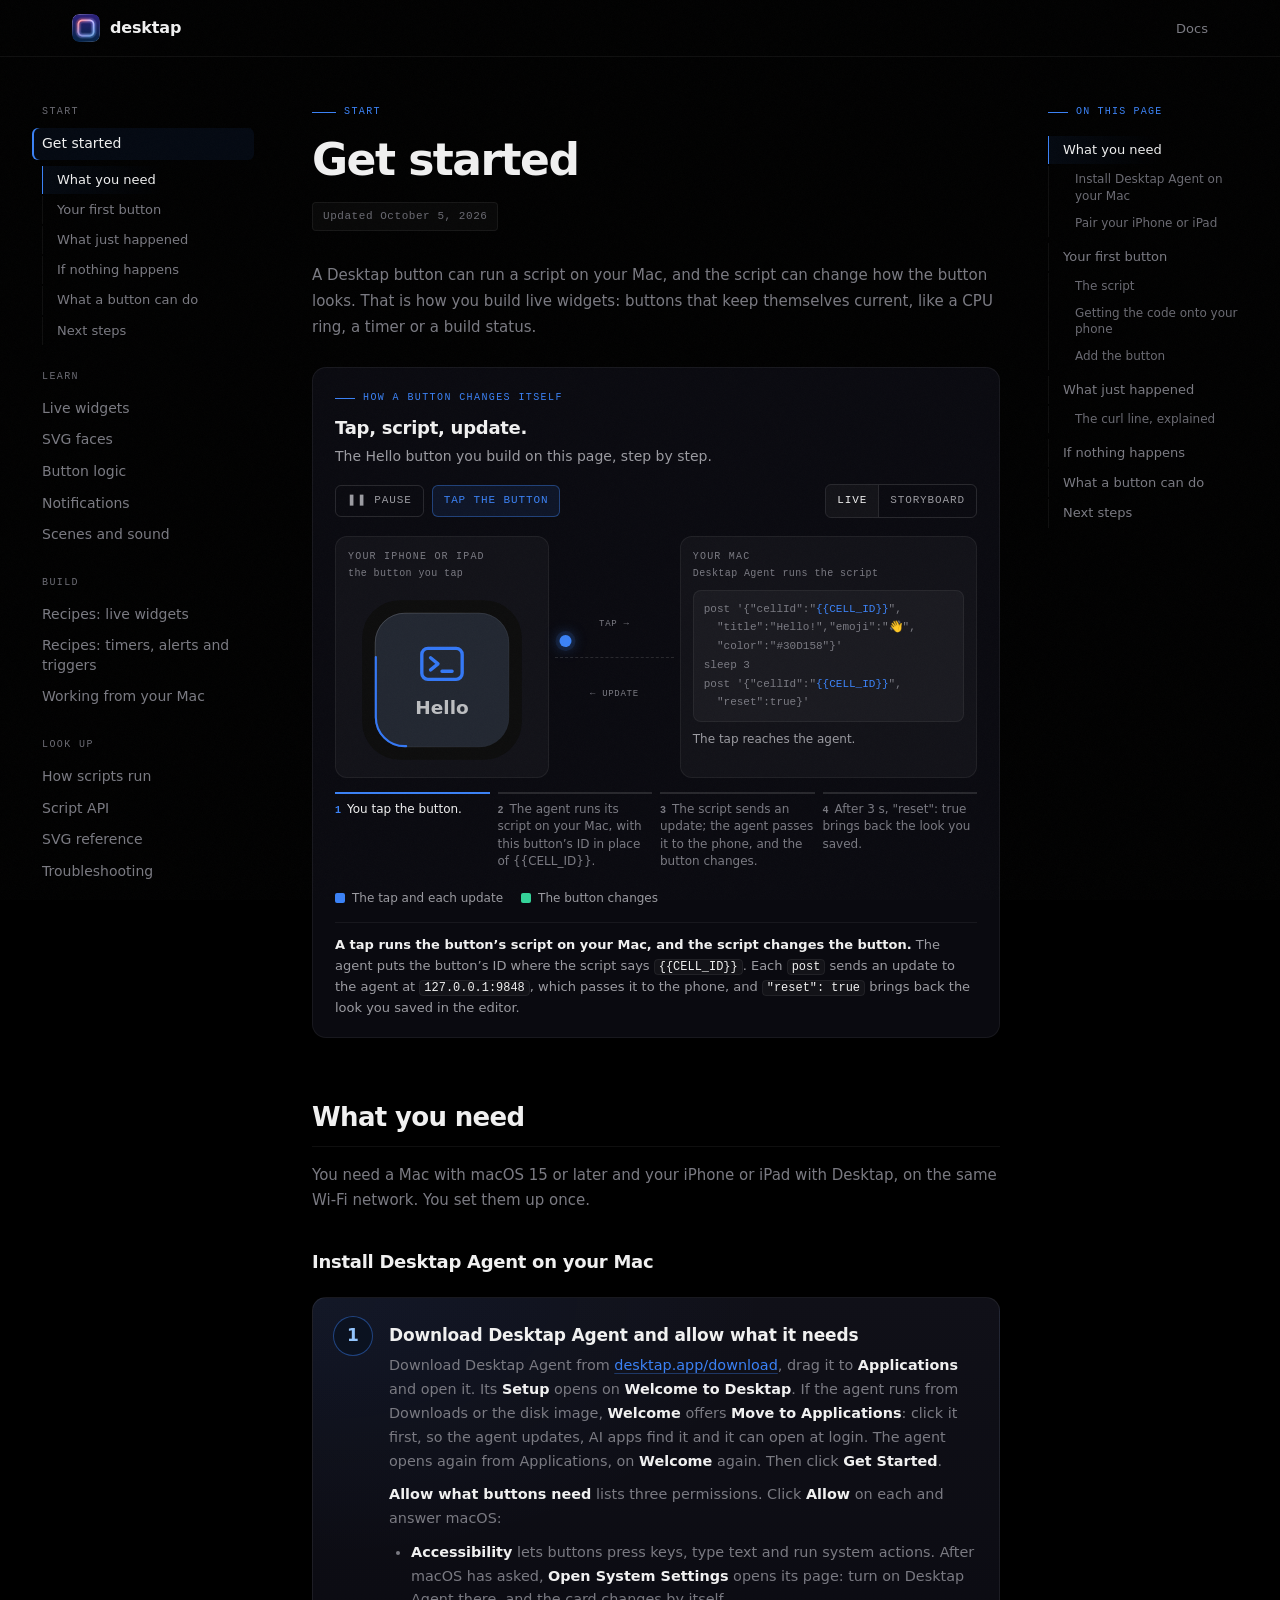
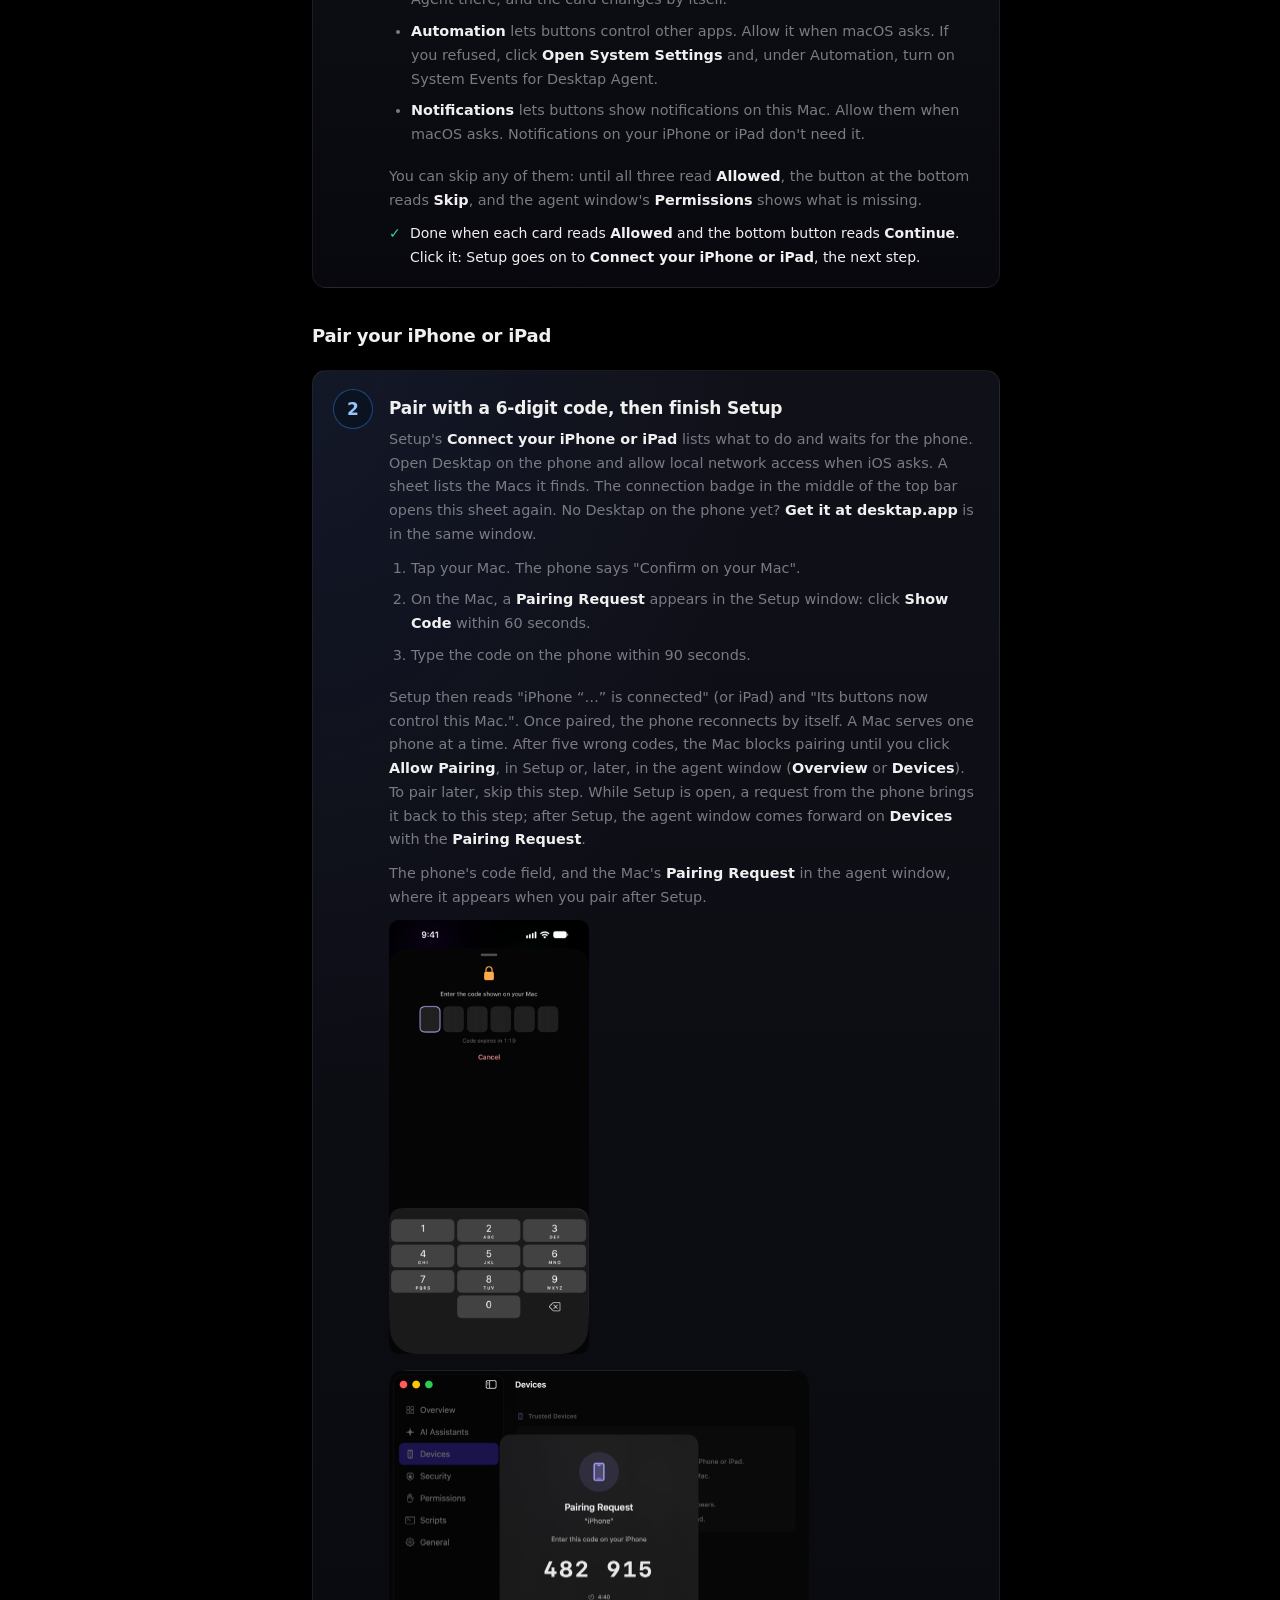
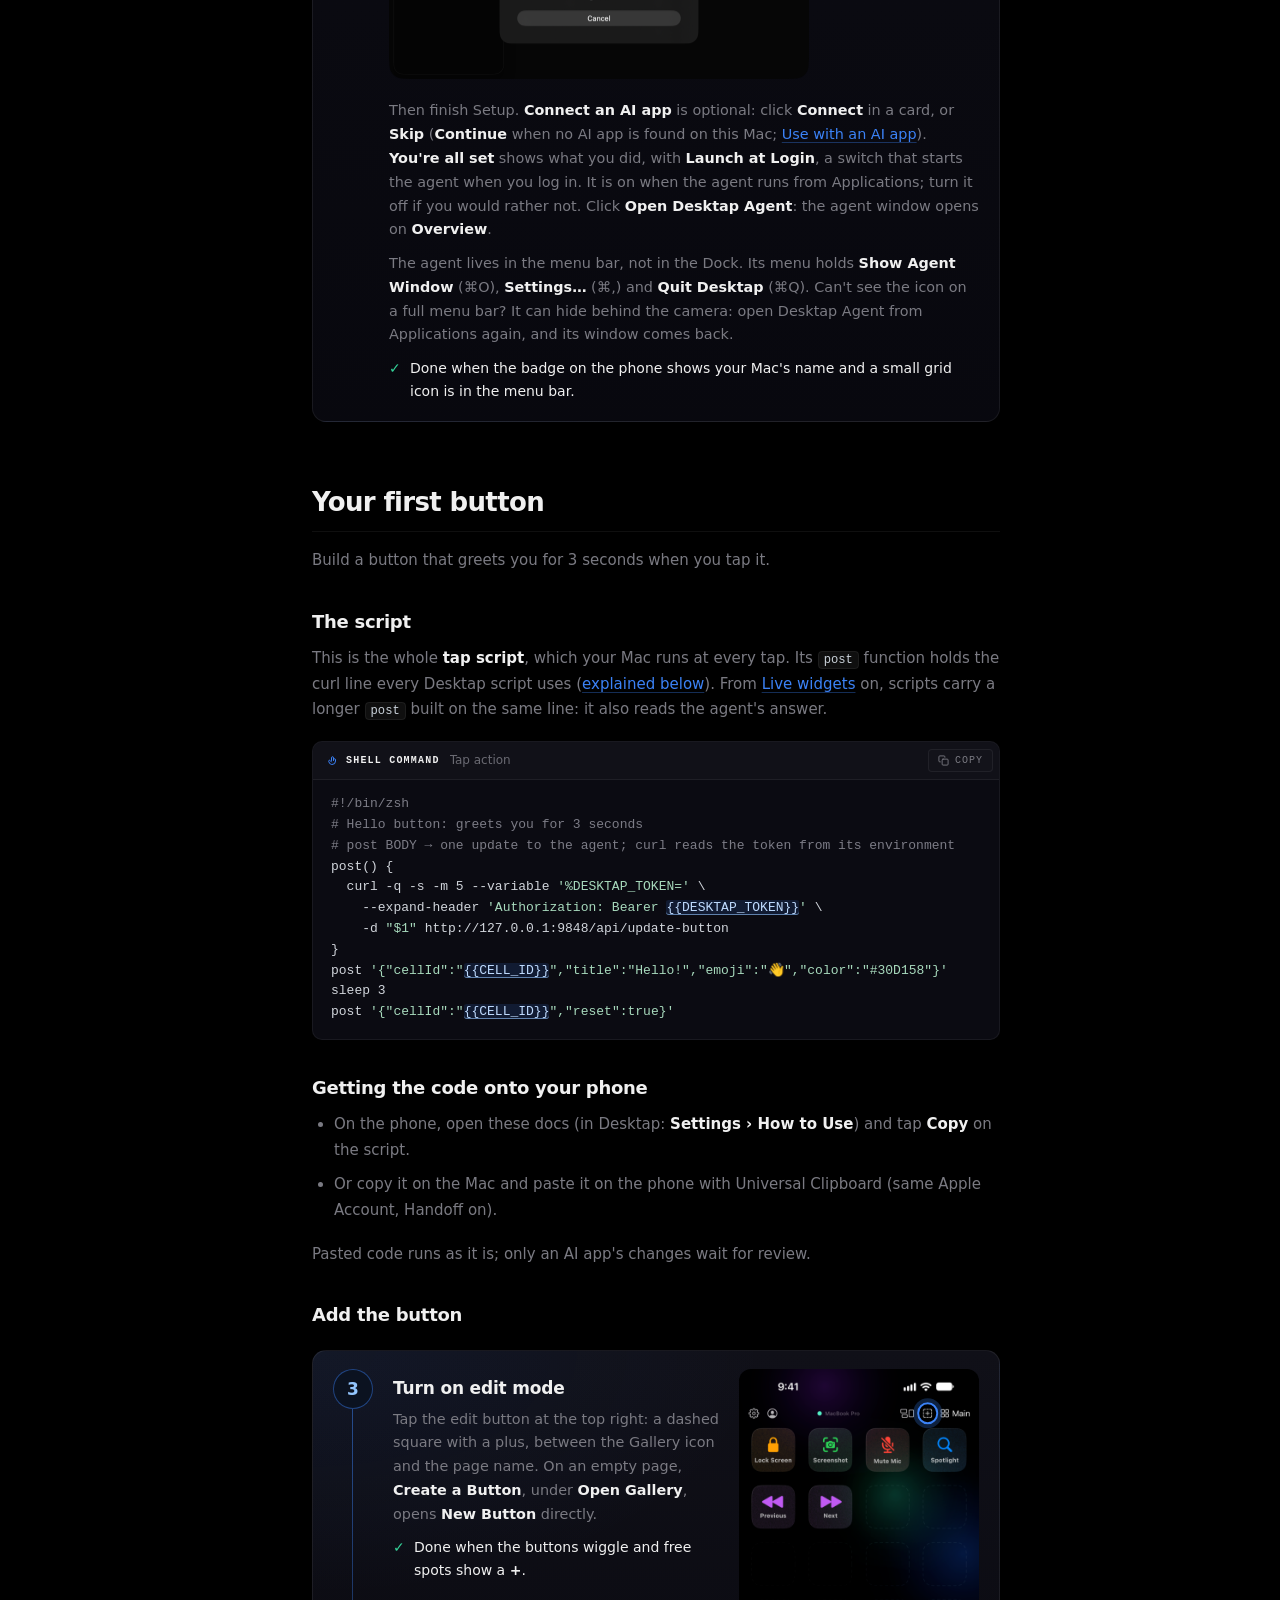
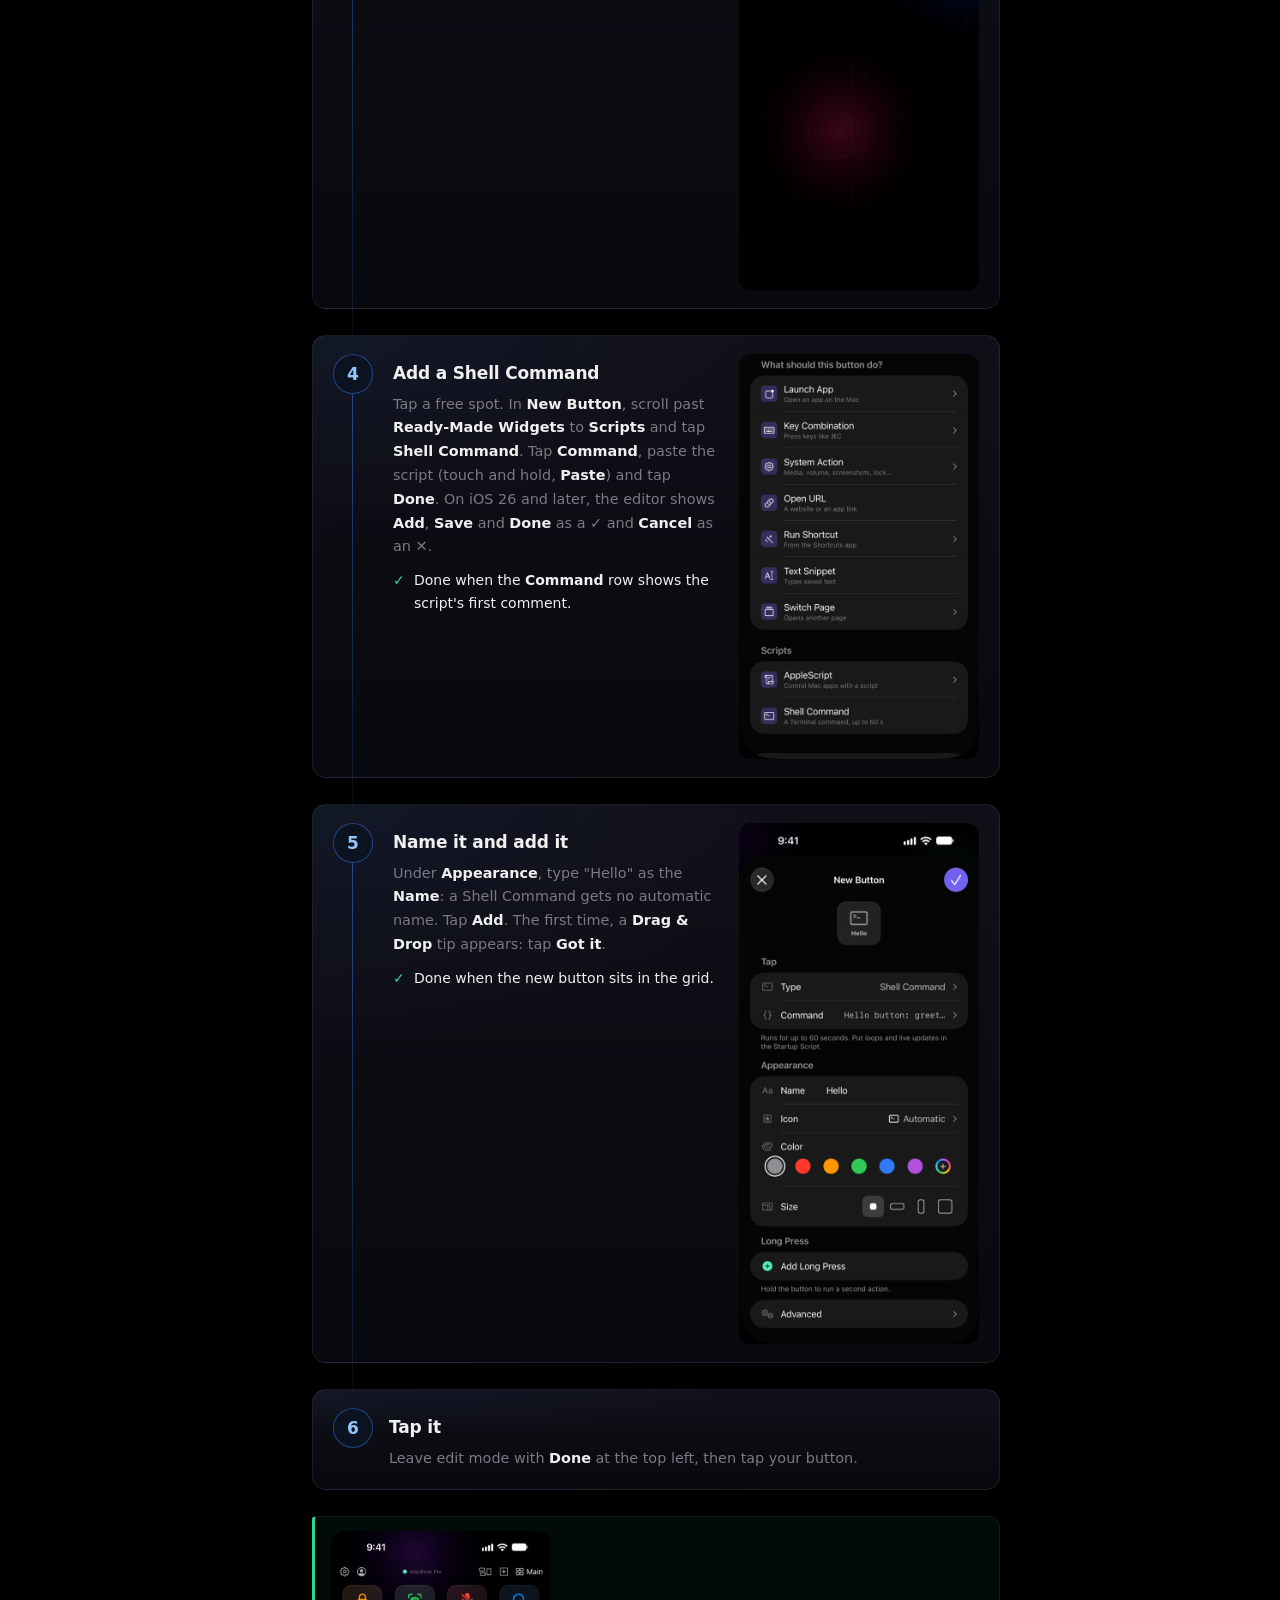
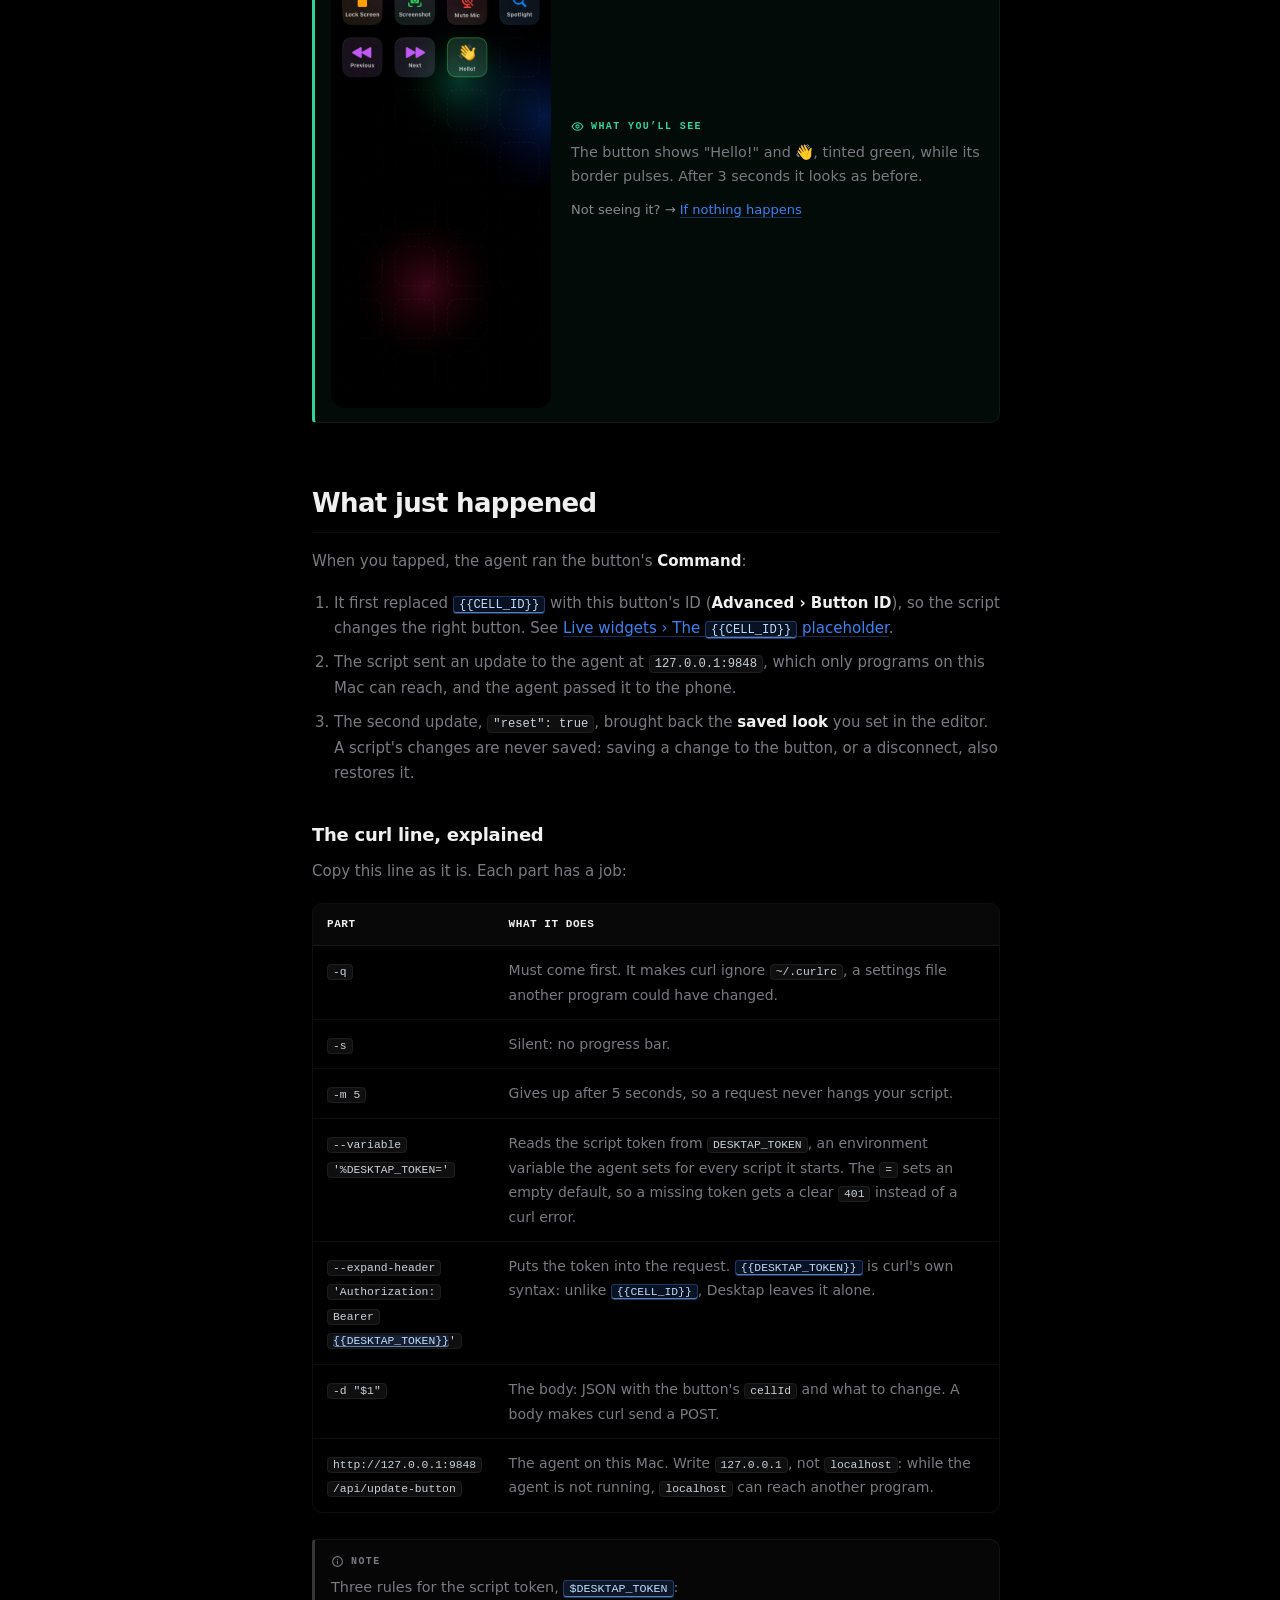
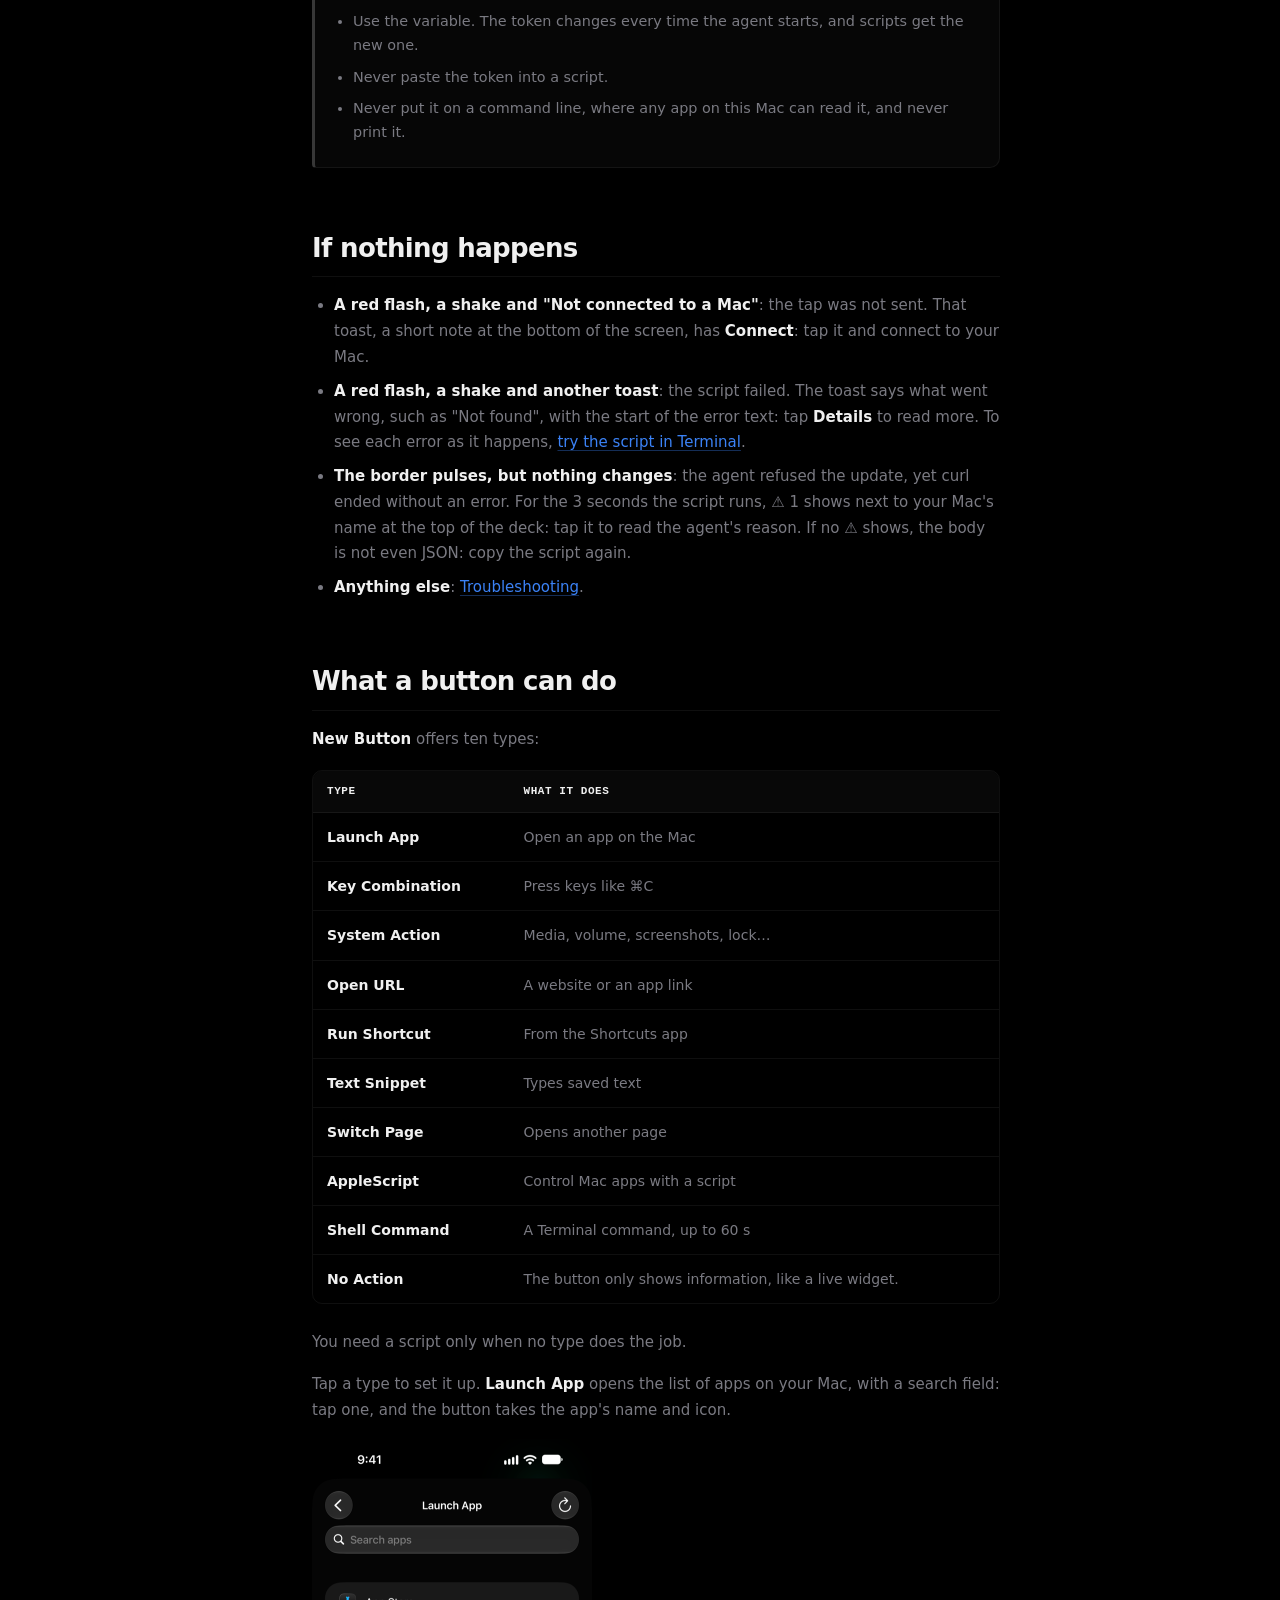
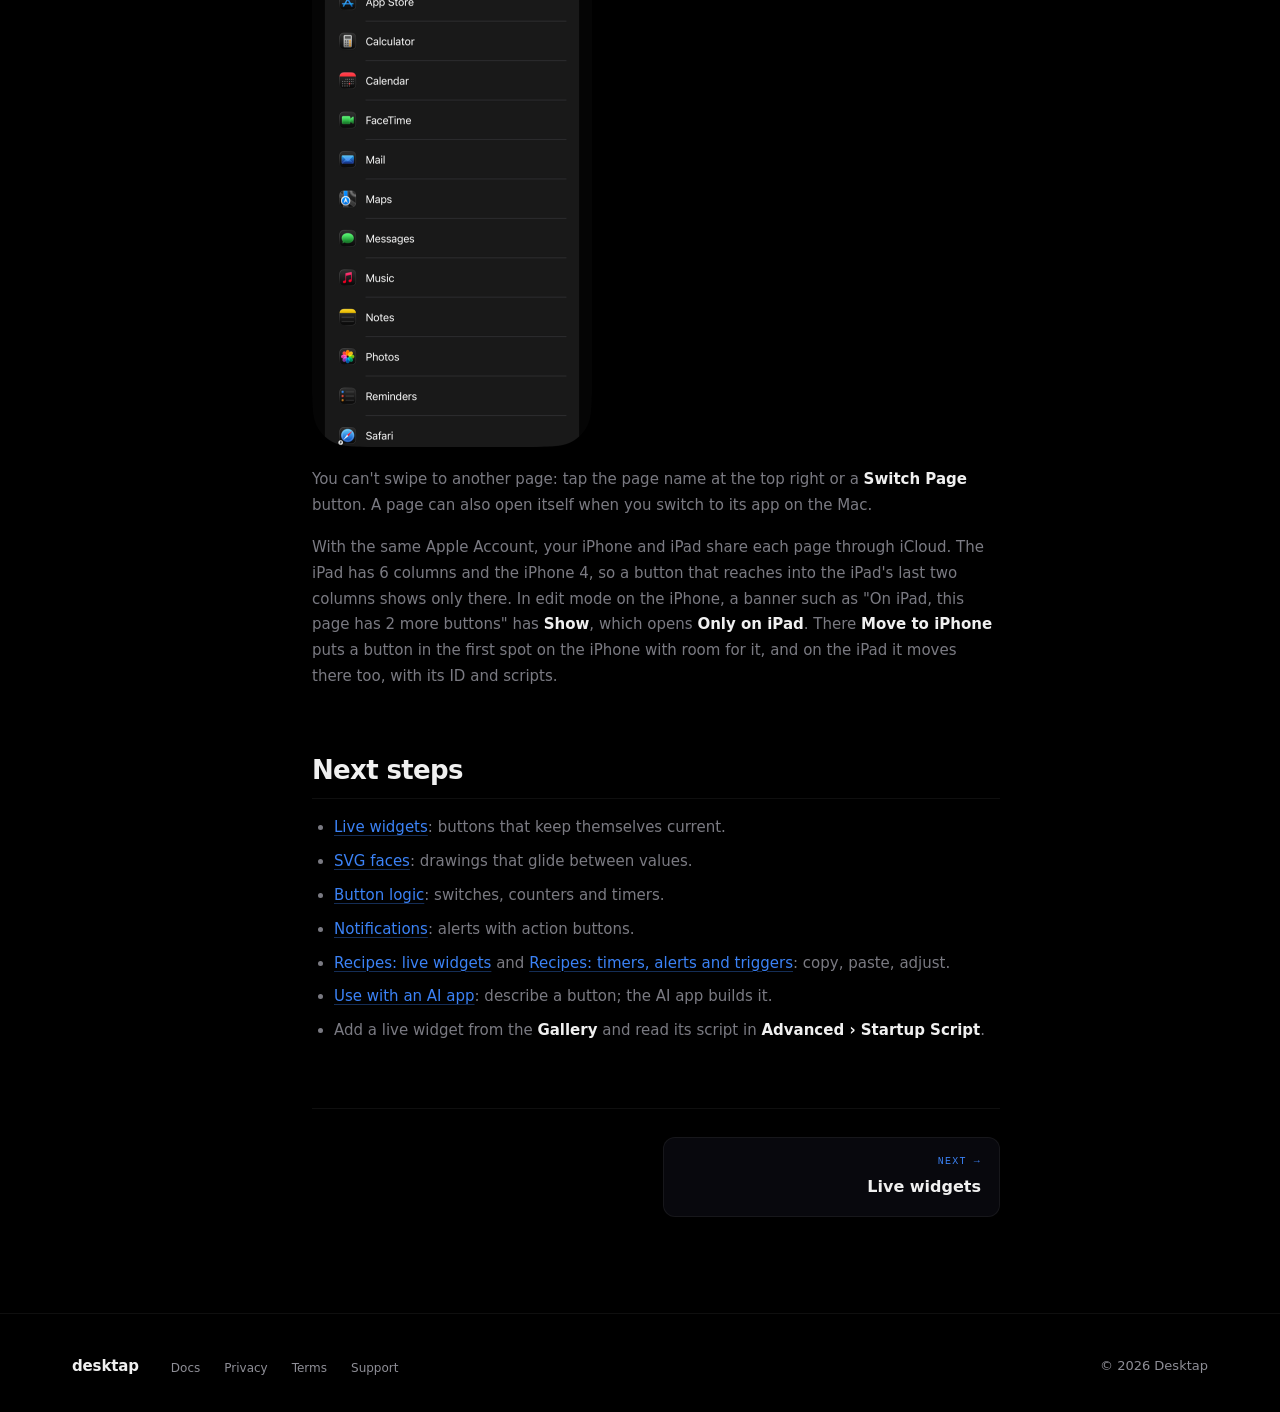
<file: docs.html>
<!DOCTYPE html>
<html lang="en">
<head>
  <meta charset="UTF-8">
  <meta name="viewport" content="width=device-width, initial-scale=1.0">
  <title>Desktap Docs</title>
  <meta name="description" content="Desktap documentation: buttons that run scripts on your Mac, live widgets, SVG faces, button logic, notifications, recipes and the script API.">
  <link rel="canonical" href="https://desktap.app/docs">

  <!-- Open Graph (docs.js sets title, description and URL for each page) -->
  <meta property="og:type" content="article">
  <meta property="og:site_name" content="Desktap">
  <meta property="og:url" content="https://desktap.app/docs">
  <meta property="og:title" content="Desktap Docs">
  <meta property="og:description" content="Desktap documentation: buttons that run scripts on your Mac, live widgets, SVG faces, button logic, notifications, recipes and the script API.">
  <meta property="og:image" content="https://desktap.app/assets/og-image.jpg">

  <!-- Twitter -->
  <meta name="twitter:card" content="summary_large_image">
  <meta name="twitter:title" content="Desktap Docs">
  <meta name="twitter:description" content="Desktap documentation: buttons that run scripts on your Mac, live widgets, SVG faces, button logic, notifications, recipes and the script API.">
  <meta name="twitter:image" content="https://desktap.app/assets/og-image.jpg">

  <link rel="icon" type="image/png" sizes="32x32" href="assets/favicon-32.png">
  <link rel="icon" type="image/png" sizes="16x16" href="assets/favicon-16.png">
  <link rel="apple-touch-icon" sizes="180x180" href="assets/apple-touch-icon.png">
  <link rel="icon" href="assets/favicon.ico" sizes="any">
  <meta name="theme-color" content="#000000">
  <link rel="manifest" href="/site.webmanifest">
  <link rel="modulepreload" href="assets/docs/js/marked-14.1.3.esm.js">
  <link rel="stylesheet" href="assets/style.css?v=20261001">
</head>
<body class="docs-body">

  <a class="skip-link" href="#main">Skip to content</a>

  <nav class="nav" role="navigation" aria-label="Main navigation">
    <div class="container">
      <a href="/" class="nav-logo" aria-label="Desktap home">
        <img src="assets/icon-96.png" alt="" width="28" height="28">
        desktap
      </a>
      <ul class="nav-links">
        <li><a href="docs" aria-current="page">Docs</a></li>
      </ul>
    </div>
  </nav>

  <!-- Below 900 px: the page list and "On this page" open from this bar -->
  <div class="docs-subbar">
    <button type="button" class="docs-subbar-toggle" id="docsPanelToggle" aria-controls="docsNav" aria-expanded="false">
      <svg width="16" height="16" viewBox="0 0 24 24" fill="none" stroke="currentColor" stroke-width="2" stroke-linecap="round" aria-hidden="true"><line x1="4" y1="6" x2="20" y2="6"/><line x1="4" y1="12" x2="20" y2="12"/><line x1="4" y1="18" x2="20" y2="18"/></svg>
      <span class="docs-subbar-label">Pages</span>
      <span class="docs-subbar-sep" aria-hidden="true">·</span>
      <span class="docs-subbar-title" id="docsSubbarTitle">Docs</span>
    </button>
    <a class="docs-subbar-step" id="docsSubbarPrev" href="docs" aria-label="Previous page" hidden>
      <svg width="16" height="16" viewBox="0 0 24 24" fill="none" stroke="currentColor" stroke-width="2" stroke-linecap="round" stroke-linejoin="round" aria-hidden="true"><path d="m15 18-6-6 6-6"/></svg>
    </a>
    <a class="docs-subbar-step" id="docsSubbarNext" href="docs" aria-label="Next page" hidden>
      <svg width="16" height="16" viewBox="0 0 24 24" fill="none" stroke="currentColor" stroke-width="2" stroke-linecap="round" stroke-linejoin="round" aria-hidden="true"><path d="m9 18 6-6-6-6"/></svg>
    </a>
  </div>
  <div class="docs-backdrop" id="docsBackdrop" hidden></div>

  <div class="docs-shell">

    <aside class="docs-nav" id="docsNav" aria-label="Documentation">
      <div class="docs-nav-inner">
        <div class="docs-nav-head">
          <span class="docs-toc-label">Desktap Docs</span>
          <button type="button" class="docs-nav-close" id="docsPanelClose" aria-label="Close the page list">
            <svg width="16" height="16" viewBox="0 0 24 24" fill="none" stroke="currentColor" stroke-width="2" stroke-linecap="round" aria-hidden="true"><path d="M6 6l12 12M18 6 6 18"/></svg>
          </button>
        </div>
        <nav class="docs-nav-pages" id="docsNavPages" aria-label="Pages"></nav>
      </div>
    </aside>

    <main class="docs-main" id="main" tabindex="-1">
      <header class="docs-page-head" id="docsPageHead"></header>
      <details class="docs-otp-dropdown" id="docsOtpDropdown" hidden>
        <summary>On this page</summary>
      </details>
      <article class="docs-content" id="docsContent">
        <div class="docs-loading">Loading documentation…</div>
        <noscript>
          <p>These docs need JavaScript. The pages are also plain Markdown:
            <a href="assets/docs/pages/start.md">Get started</a>,
            <a href="assets/docs/pages/live-widgets.md">Live widgets</a>,
            <a href="assets/docs/pages/svg-faces.md">SVG faces</a>,
            <a href="assets/docs/pages/scripts.md">How scripts run</a>,
            <a href="assets/docs/pages/api.md">Script API</a>.</p>
        </noscript>
      </article>
      <nav class="docs-pager" id="docsPager" aria-label="Previous and next page"></nav>
    </main>

    <aside class="docs-rail" id="docsRail" aria-label="On this page" hidden>
      <div class="docs-rail-inner">
        <div class="docs-toc-label">On this page</div>
        <ul class="docs-toc-list" id="docsRailList"></ul>
      </div>
    </aside>

  </div>

  <footer class="footer">
    <div class="container">
      <div class="footer-left">
        <span class="footer-logo">desktap</span>
        <ul class="footer-links">
          <li><a href="docs">Docs</a></li>
          <li><a href="privacy">Privacy</a></li>
          <li><a href="terms">Terms</a></li>
          <li><a href="mailto:support@desktap.app">Support</a></li>
        </ul>
      </div>
      <div class="footer-right">&copy; 2026 Desktap</div>
    </div>
  </footer>

  <script type="module" src="assets/docs/docs.js?v=20261001"></script>
</body>
</html>
</file>
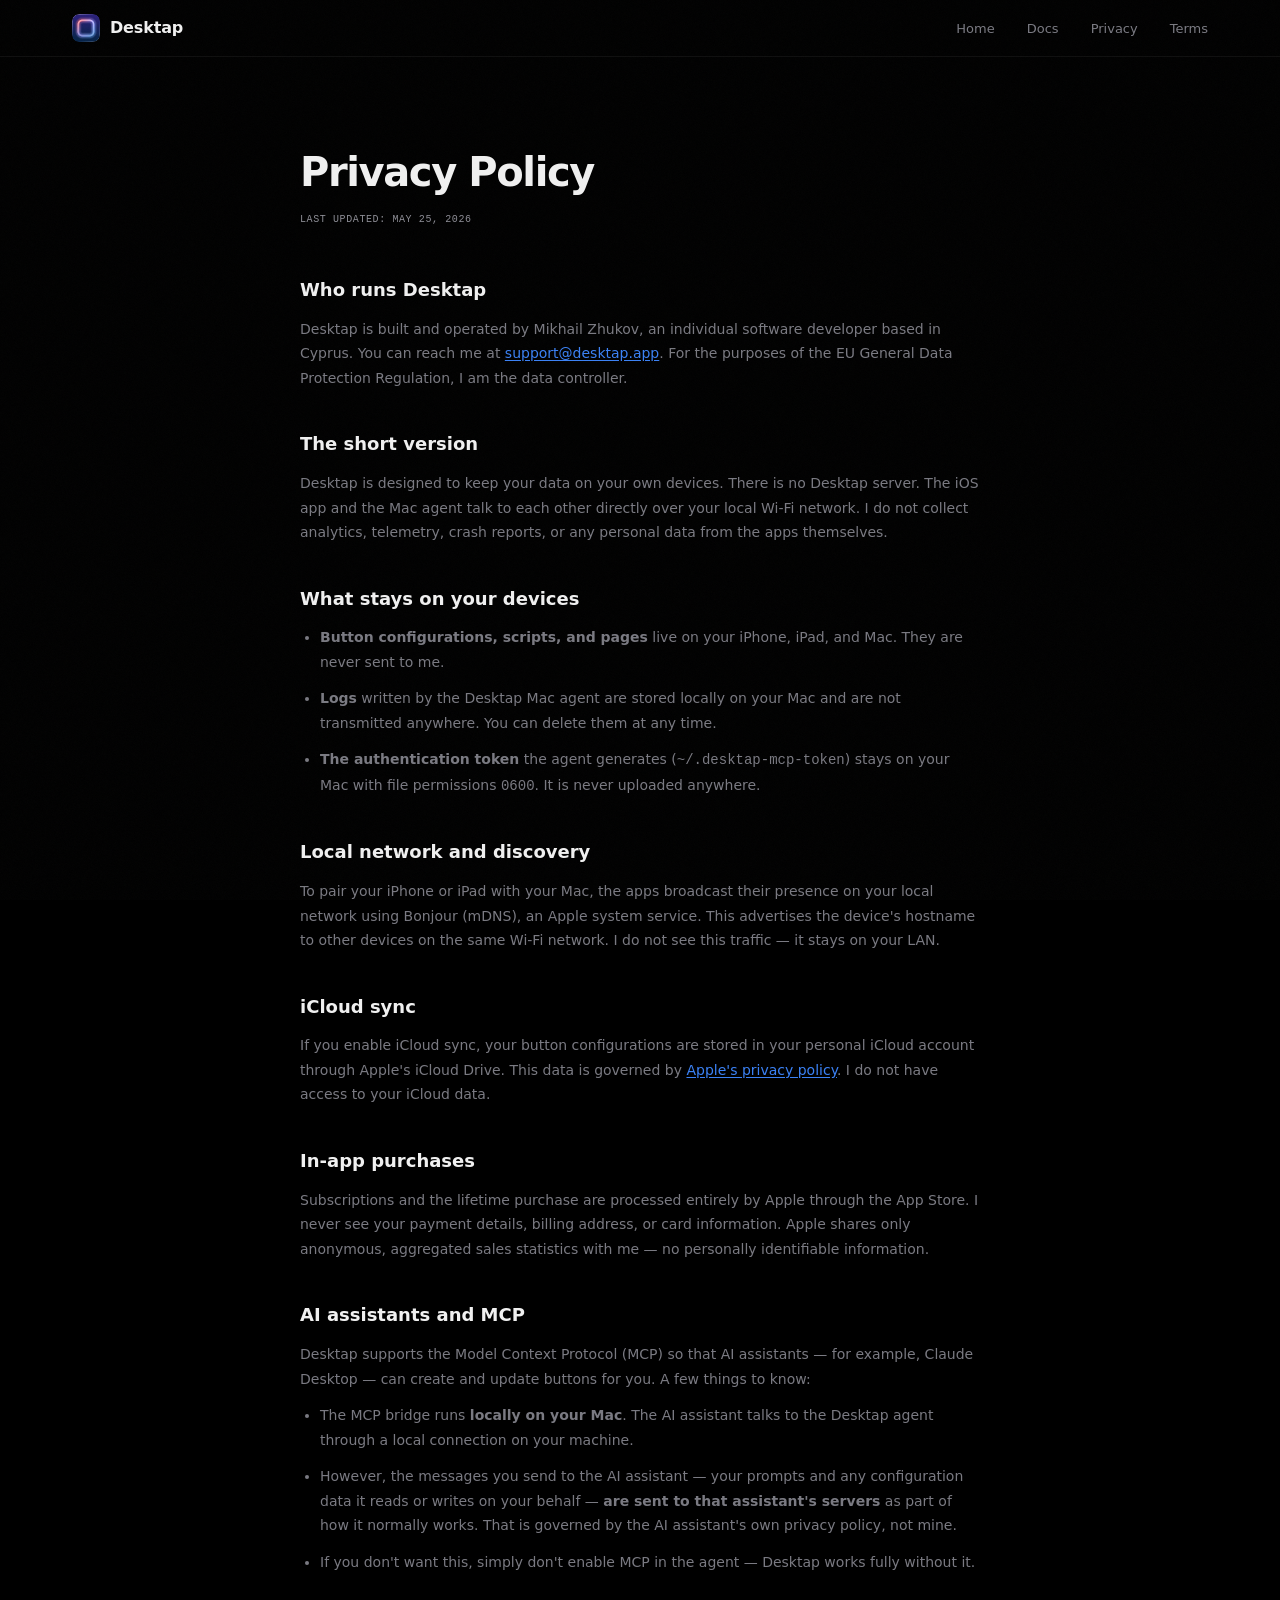
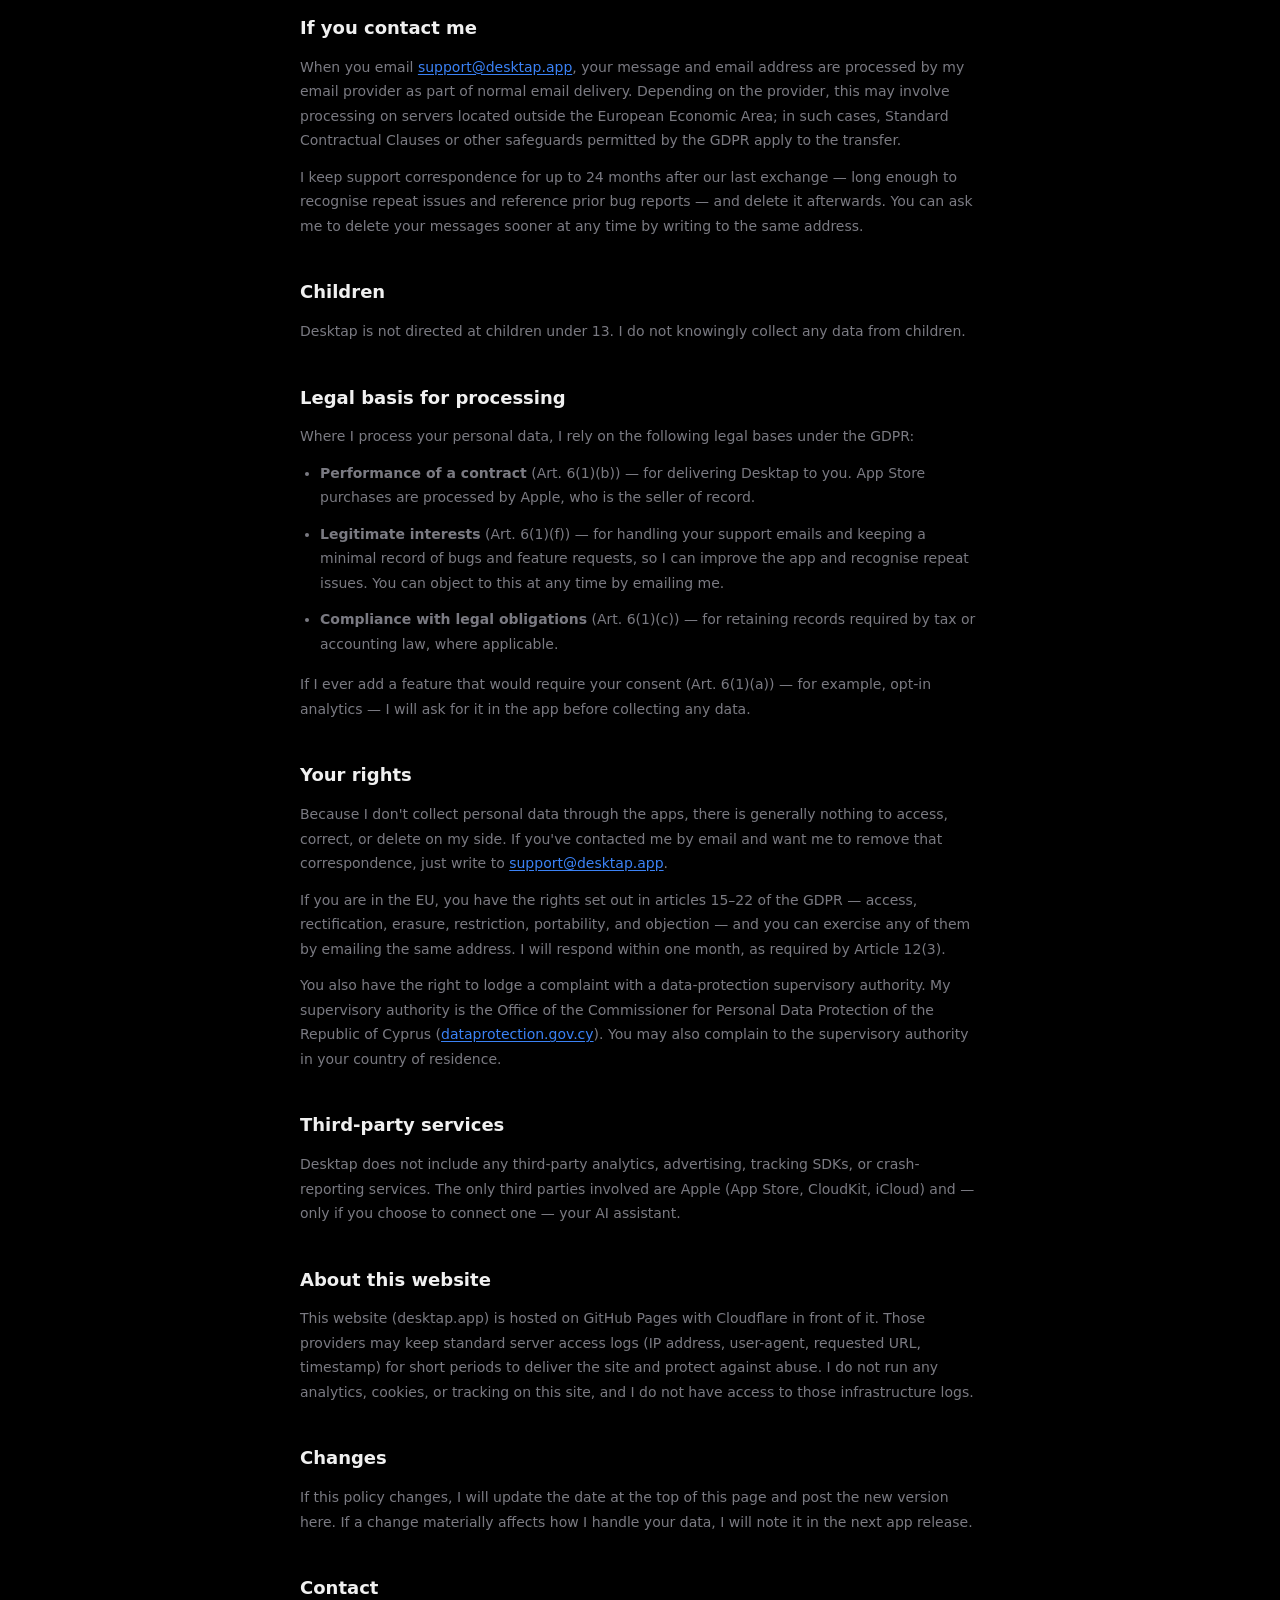
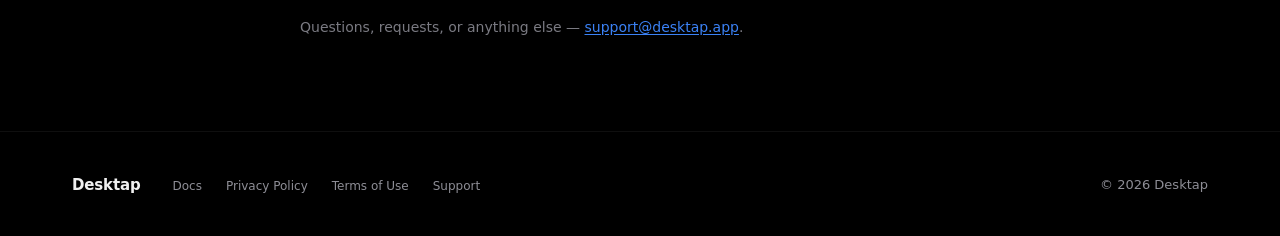
<file: privacy.html>
<!DOCTYPE html>
<html lang="en">
<head>
  <meta charset="UTF-8">
  <meta name="viewport" content="width=device-width, initial-scale=1.0">
  <title>Privacy Policy — Desktap</title>
  <meta name="description" content="Desktap Privacy Policy. Your data stays local.">
  <link rel="canonical" href="https://desktap.app/privacy">

  <!-- Open Graph -->
  <meta property="og:type" content="website">
  <meta property="og:site_name" content="Desktap">
  <meta property="og:url" content="https://desktap.app/privacy">
  <meta property="og:title" content="Privacy Policy — Desktap">
  <meta property="og:description" content="Desktap Privacy Policy. Your data stays local.">
  <meta property="og:image" content="https://desktap.app/assets/og-image.jpg">

  <!-- Twitter -->
  <meta name="twitter:card" content="summary_large_image">
  <meta name="twitter:title" content="Privacy Policy — Desktap">
  <meta name="twitter:description" content="Desktap Privacy Policy. Your data stays local.">
  <meta name="twitter:image" content="https://desktap.app/assets/og-image.jpg">

  <link rel="icon" type="image/png" sizes="32x32" href="assets/favicon-32.png">
  <link rel="icon" type="image/png" sizes="16x16" href="assets/favicon-16.png">
  <link rel="apple-touch-icon" sizes="180x180" href="assets/apple-touch-icon.png">
  <link rel="icon" href="assets/favicon.ico" sizes="any">
  <meta name="theme-color" content="#000000">
  <link rel="manifest" href="/site.webmanifest">
  <link rel="stylesheet" href="assets/style.css?v=20260905">
</head>
<body>

  <a class="skip-link" href="#main">Skip to content</a>

  <nav class="nav" role="navigation" aria-label="Main navigation">
    <div class="container">
      <a href="/" class="nav-logo" aria-label="Desktap home">
        <img src="assets/icon-96.png" alt="Desktap icon" width="32" height="32" loading="lazy">
        Desktap
      </a>
      <ul class="nav-links">
        <li><a href="/">Home</a></li>
        <li><a href="docs">Docs</a></li>
        <li><a href="privacy" aria-current="page">Privacy</a></li>
        <li><a href="terms">Terms</a></li>
      </ul>
    </div>
  </nav>

  <main class="legal container" id="main">
    <h1>Privacy Policy</h1>
    <span class="legal-updated">Last updated: May 25, 2026</span>

    <h2>Who runs Desktap</h2>
    <p>Desktap is built and operated by Mikhail Zhukov, an individual software developer based in Cyprus. You can reach me at <a href="mailto:support@desktap.app">support@desktap.app</a>. For the purposes of the EU General Data Protection Regulation, I am the data controller.</p>

    <h2>The short version</h2>
    <p>Desktap is designed to keep your data on your own devices. There is no Desktap server. The iOS app and the Mac agent talk to each other directly over your local Wi-Fi network. I do not collect analytics, telemetry, crash reports, or any personal data from the apps themselves.</p>

    <h2>What stays on your devices</h2>
    <ul>
      <li><strong>Button configurations, scripts, and pages</strong> live on your iPhone, iPad, and Mac. They are never sent to me.</li>
      <li><strong>Logs</strong> written by the Desktap Mac agent are stored locally on your Mac and are not transmitted anywhere. You can delete them at any time.</li>
      <li><strong>The authentication token</strong> the agent generates (<code>~/.desktap-mcp-token</code>) stays on your Mac with file permissions <code>0600</code>. It is never uploaded anywhere.</li>
    </ul>

    <h2>Local network and discovery</h2>
    <p>To pair your iPhone or iPad with your Mac, the apps broadcast their presence on your local network using Bonjour (mDNS), an Apple system service. This advertises the device's hostname to other devices on the same Wi-Fi network. I do not see this traffic — it stays on your LAN.</p>

    <h2>iCloud sync</h2>
    <p>If you enable iCloud sync, your button configurations are stored in your personal iCloud account through Apple's iCloud Drive. This data is governed by <a href="https://www.apple.com/legal/privacy/" target="_blank" rel="noopener">Apple's privacy policy</a>. I do not have access to your iCloud data.</p>

    <h2>In-app purchases</h2>
    <p>Subscriptions and the lifetime purchase are processed entirely by Apple through the App Store. I never see your payment details, billing address, or card information. Apple shares only anonymous, aggregated sales statistics with me — no personally identifiable information.</p>

    <h2>AI assistants and MCP</h2>
    <p>Desktap supports the Model Context Protocol (MCP) so that AI assistants — for example, Claude Desktop — can create and update buttons for you. A few things to know:</p>
    <ul>
      <li>The MCP bridge runs <strong>locally on your Mac</strong>. The AI assistant talks to the Desktap agent through a local connection on your machine.</li>
      <li>However, the messages you send to the AI assistant — your prompts and any configuration data it reads or writes on your behalf — <strong>are sent to that assistant's servers</strong> as part of how it normally works. That is governed by the AI assistant's own privacy policy, not mine.</li>
      <li>If you don't want this, simply don't enable MCP in the agent — Desktap works fully without it.</li>
    </ul>

    <h2>If you contact me</h2>
    <p>When you email <a href="mailto:support@desktap.app">support@desktap.app</a>, your message and email address are processed by my email provider as part of normal email delivery. Depending on the provider, this may involve processing on servers located outside the European Economic Area; in such cases, Standard Contractual Clauses or other safeguards permitted by the GDPR apply to the transfer.</p>
    <p>I keep support correspondence for up to 24 months after our last exchange — long enough to recognise repeat issues and reference prior bug reports — and delete it afterwards. You can ask me to delete your messages sooner at any time by writing to the same address.</p>

    <h2>Children</h2>
    <p>Desktap is not directed at children under 13. I do not knowingly collect any data from children.</p>

    <h2>Legal basis for processing</h2>
    <p>Where I process your personal data, I rely on the following legal bases under the GDPR:</p>
    <ul>
      <li><strong>Performance of a contract</strong> (Art. 6(1)(b)) — for delivering Desktap to you. App Store purchases are processed by Apple, who is the seller of record.</li>
      <li><strong>Legitimate interests</strong> (Art. 6(1)(f)) — for handling your support emails and keeping a minimal record of bugs and feature requests, so I can improve the app and recognise repeat issues. You can object to this at any time by emailing me.</li>
      <li><strong>Compliance with legal obligations</strong> (Art. 6(1)(c)) — for retaining records required by tax or accounting law, where applicable.</li>
    </ul>
    <p>If I ever add a feature that would require your consent (Art. 6(1)(a)) — for example, opt-in analytics — I will ask for it in the app before collecting any data.</p>

    <h2>Your rights</h2>
    <p>Because I don't collect personal data through the apps, there is generally nothing to access, correct, or delete on my side. If you've contacted me by email and want me to remove that correspondence, just write to <a href="mailto:support@desktap.app">support@desktap.app</a>.</p>
    <p>If you are in the EU, you have the rights set out in articles 15–22 of the GDPR — access, rectification, erasure, restriction, portability, and objection — and you can exercise any of them by emailing the same address. I will respond within one month, as required by Article 12(3).</p>
    <p>You also have the right to lodge a complaint with a data-protection supervisory authority. My supervisory authority is the Office of the Commissioner for Personal Data Protection of the Republic of Cyprus (<a href="https://www.dataprotection.gov.cy" target="_blank" rel="noopener">dataprotection.gov.cy</a>). You may also complain to the supervisory authority in your country of residence.</p>

    <h2>Third-party services</h2>
    <p>Desktap does not include any third-party analytics, advertising, tracking SDKs, or crash-reporting services. The only third parties involved are Apple (App Store, CloudKit, iCloud) and — only if you choose to connect one — your AI assistant.</p>

    <h2>About this website</h2>
    <p>This website (desktap.app) is hosted on GitHub Pages with Cloudflare in front of it. Those providers may keep standard server access logs (IP address, user-agent, requested URL, timestamp) for short periods to deliver the site and protect against abuse. I do not run any analytics, cookies, or tracking on this site, and I do not have access to those infrastructure logs.</p>

    <h2>Changes</h2>
    <p>If this policy changes, I will update the date at the top of this page and post the new version here. If a change materially affects how I handle your data, I will note it in the next app release.</p>

    <h2>Contact</h2>
    <p>Questions, requests, or anything else — <a href="mailto:support@desktap.app">support@desktap.app</a>.</p>
  </main>

  <footer class="footer">
    <div class="container">
      <div class="footer-left">
        <span class="footer-logo">Desktap</span>
        <ul class="footer-links">
          <li><a href="docs">Docs</a></li>
          <li><a href="privacy">Privacy Policy</a></li>
          <li><a href="terms">Terms of Use</a></li>
          <li><a href="mailto:support@desktap.app">Support</a></li>
        </ul>
      </div>
      <div class="footer-right">&copy; 2026 Desktap</div>
    </div>
  </footer>

</body>
</html>
</file>
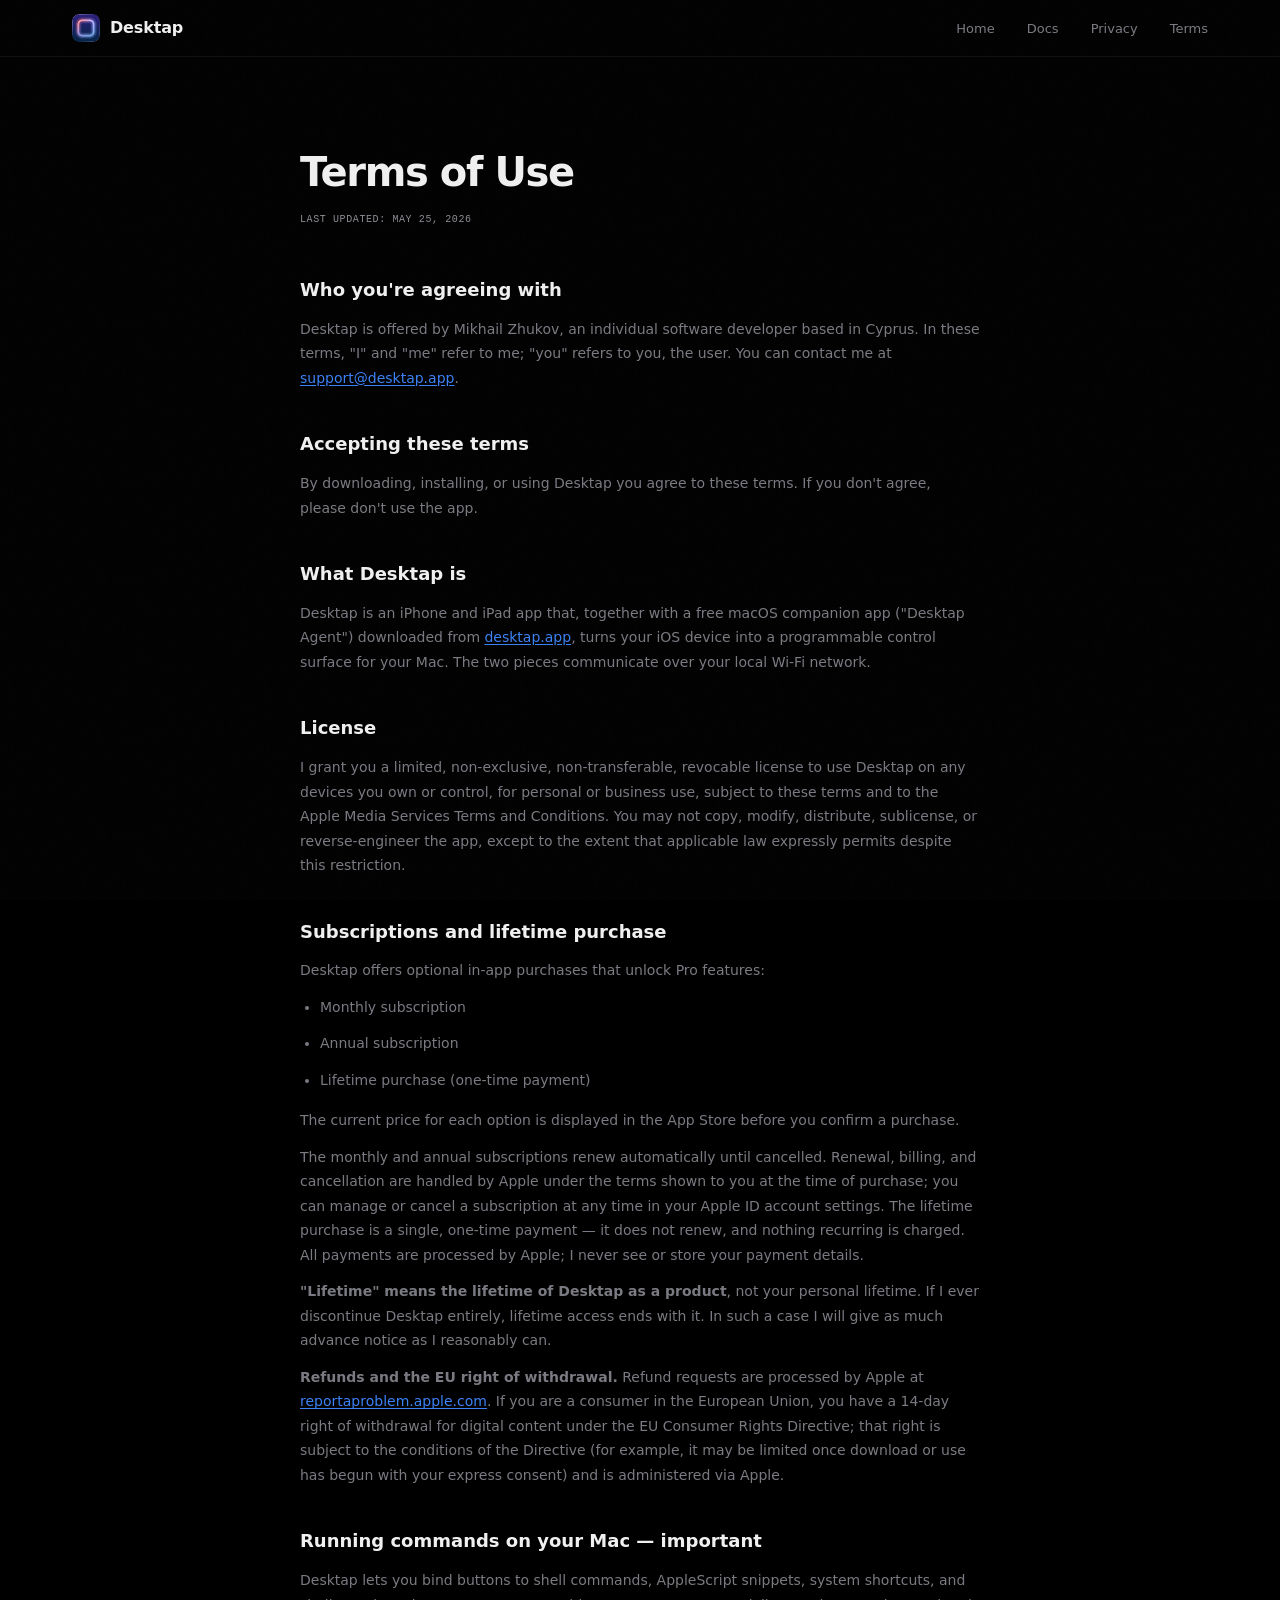
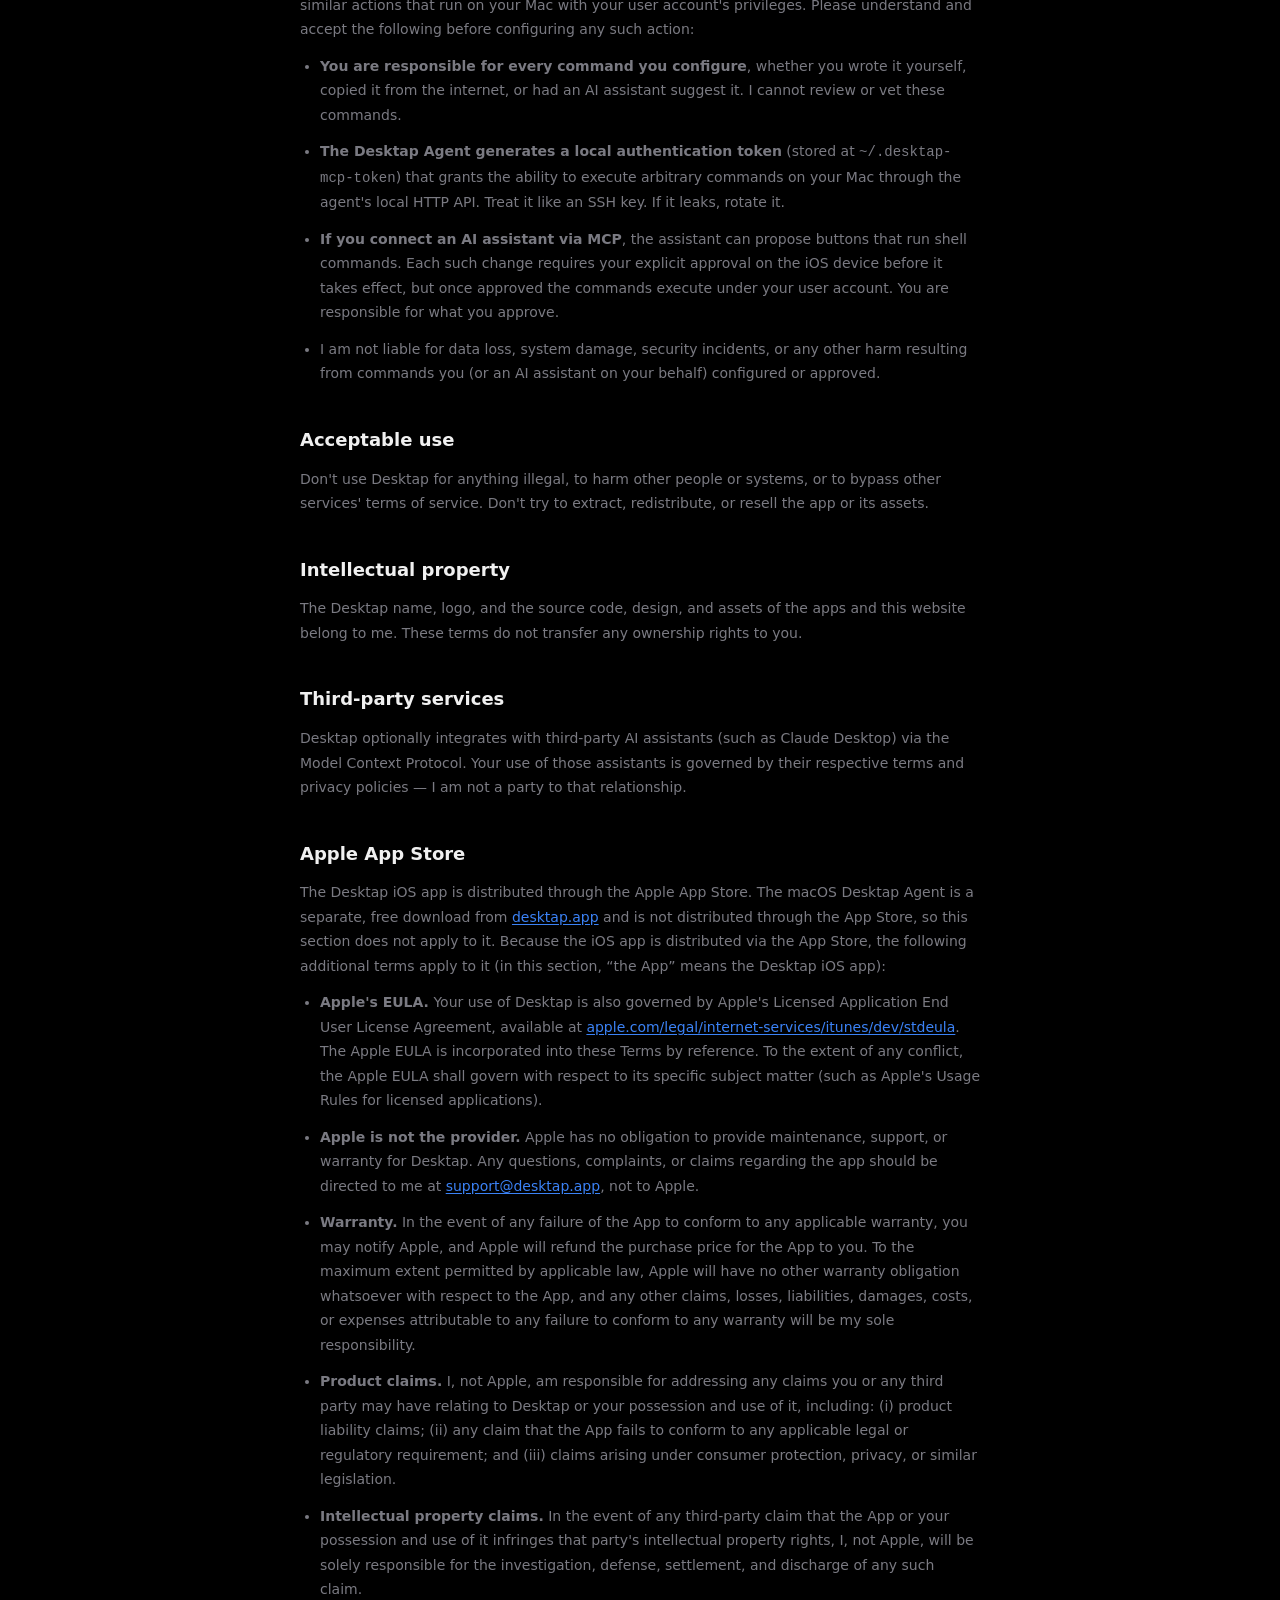
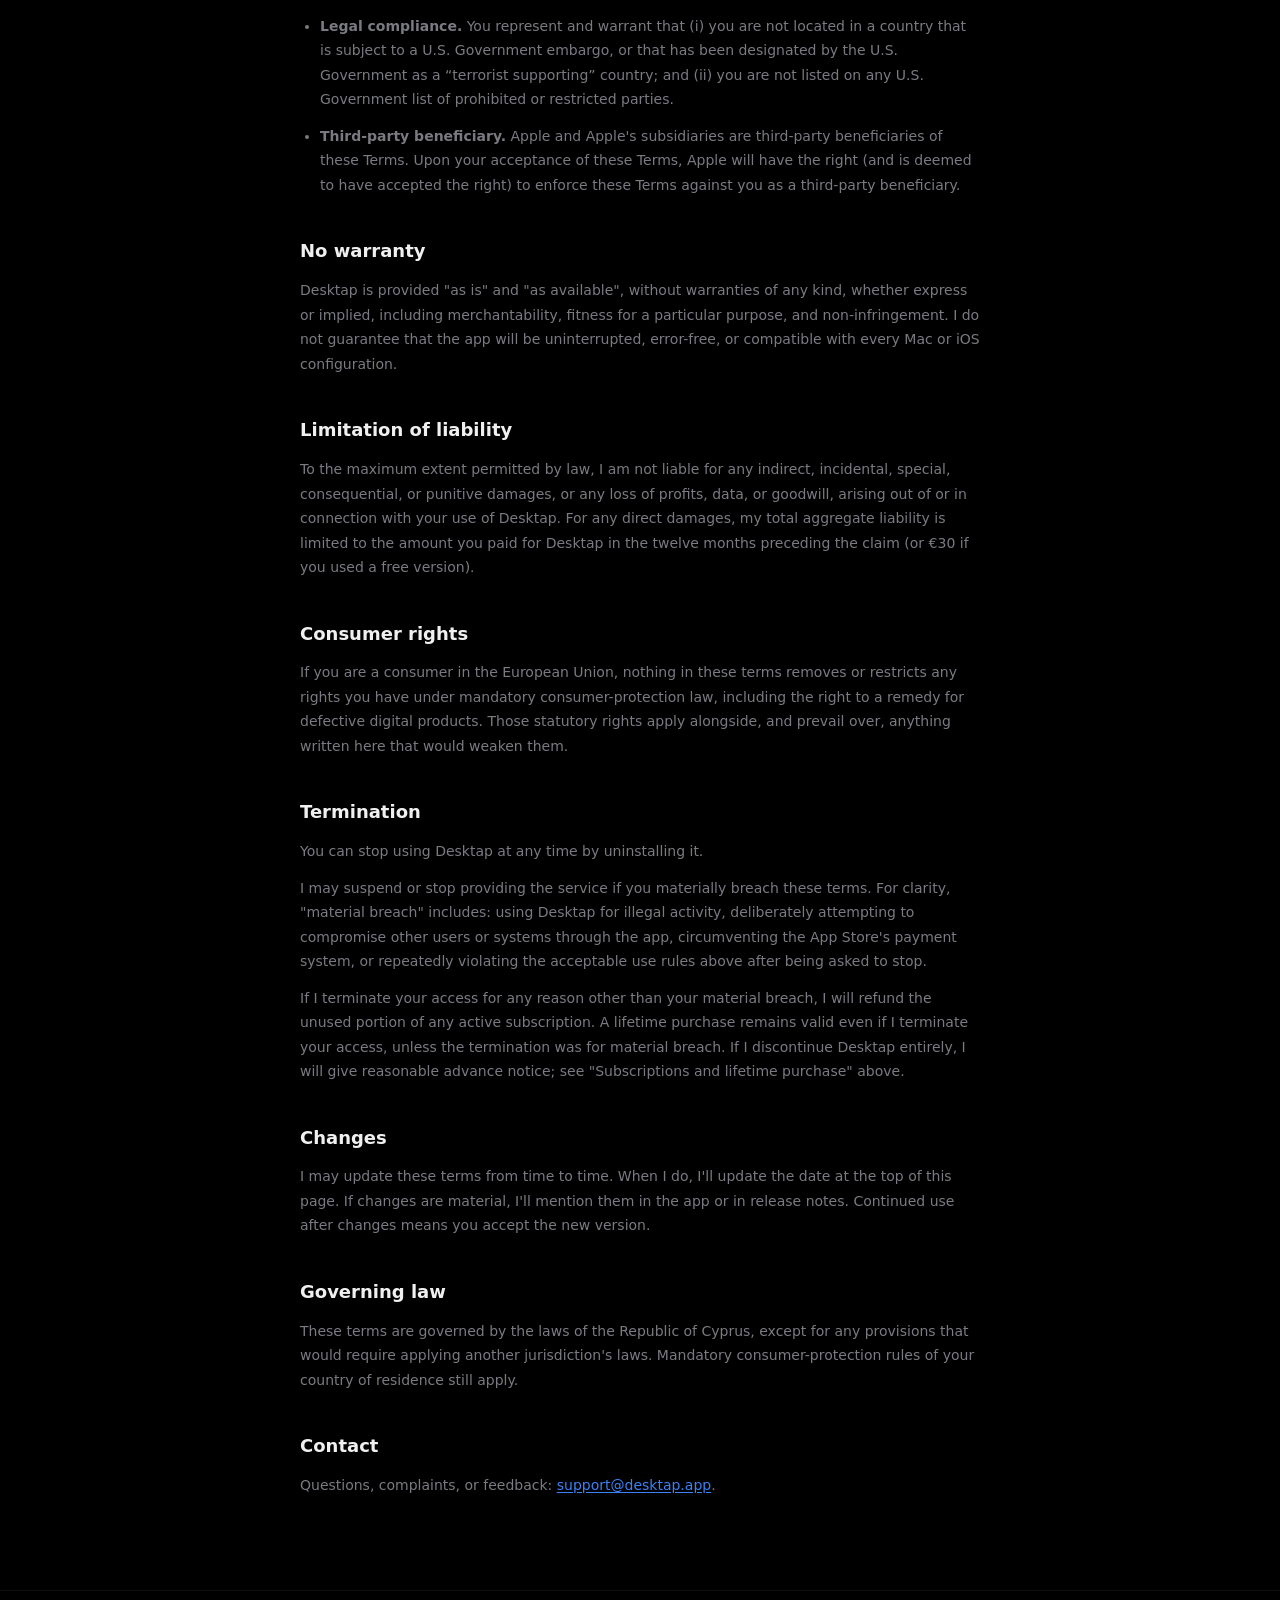
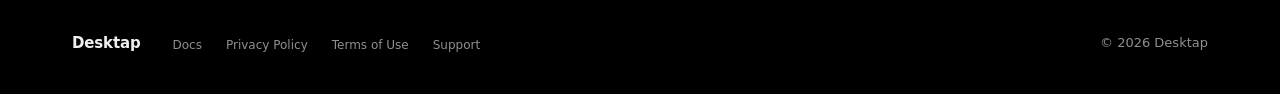
<file: terms.html>
<!DOCTYPE html>
<html lang="en">
<head>
  <meta charset="UTF-8">
  <meta name="viewport" content="width=device-width, initial-scale=1.0">
  <title>Terms of Use — Desktap</title>
  <meta name="description" content="Desktap Terms of Use.">
  <link rel="canonical" href="https://desktap.app/terms">

  <!-- Open Graph -->
  <meta property="og:type" content="website">
  <meta property="og:site_name" content="Desktap">
  <meta property="og:url" content="https://desktap.app/terms">
  <meta property="og:title" content="Terms of Use — Desktap">
  <meta property="og:description" content="Desktap Terms of Use.">
  <meta property="og:image" content="https://desktap.app/assets/og-image.jpg">

  <!-- Twitter -->
  <meta name="twitter:card" content="summary_large_image">
  <meta name="twitter:title" content="Terms of Use — Desktap">
  <meta name="twitter:description" content="Desktap Terms of Use.">
  <meta name="twitter:image" content="https://desktap.app/assets/og-image.jpg">

  <link rel="icon" type="image/png" sizes="32x32" href="assets/favicon-32.png">
  <link rel="icon" type="image/png" sizes="16x16" href="assets/favicon-16.png">
  <link rel="apple-touch-icon" sizes="180x180" href="assets/apple-touch-icon.png">
  <link rel="icon" href="assets/favicon.ico" sizes="any">
  <meta name="theme-color" content="#000000">
  <link rel="manifest" href="/site.webmanifest">
  <link rel="stylesheet" href="assets/style.css?v=20261006d">
</head>
<body>

  <a class="skip-link" href="#main">Skip to content</a>

  <nav class="nav" role="navigation" aria-label="Main navigation">
    <div class="container">
      <a href="/" class="nav-logo" aria-label="Desktap home">
        <img src="assets/icon-96.png" alt="Desktap icon" width="32" height="32" loading="lazy">
        Desktap
      </a>
      <ul class="nav-links">
        <li><a href="/">Home</a></li>
        <li><a href="docs">Docs</a></li>
        <li><a href="privacy">Privacy</a></li>
        <li><a href="terms" aria-current="page">Terms</a></li>
      </ul>
    </div>
  </nav>

  <main class="legal container" id="main">
    <h1>Terms of Use</h1>
    <span class="legal-updated">Last updated: May 25, 2026</span>

    <h2>Who you're agreeing with</h2>
    <p>Desktap is offered by Mikhail Zhukov, an individual software developer based in Cyprus. In these terms, "I" and "me" refer to me; "you" refers to you, the user. You can contact me at <a href="mailto:support@desktap.app">support@desktap.app</a>.</p>

    <h2>Accepting these terms</h2>
    <p>By downloading, installing, or using Desktap you agree to these terms. If you don't agree, please don't use the app.</p>

    <h2>What Desktap is</h2>
    <p>Desktap is an iPhone and iPad app that, together with a free macOS companion app ("Desktap Agent") downloaded from <a href="https://desktap.app" target="_blank" rel="noopener">desktap.app</a>, turns your iOS device into a programmable control surface for your Mac. The two pieces communicate over your local Wi-Fi network.</p>

    <h2>License</h2>
    <p>I grant you a limited, non-exclusive, non-transferable, revocable license to use Desktap on any devices you own or control, for personal or business use, subject to these terms and to the Apple Media Services Terms and Conditions. You may not copy, modify, distribute, sublicense, or reverse-engineer the app, except to the extent that applicable law expressly permits despite this restriction.</p>

    <h2 id="subscriptions">Subscriptions and lifetime purchase</h2>
    <p>Desktap offers optional in-app purchases that unlock Pro features:</p>
    <ul>
      <li>Monthly subscription</li>
      <li>Annual subscription</li>
      <li>Lifetime purchase (one-time payment)</li>
    </ul>
    <p>The current price for each option is displayed in the App Store before you confirm a purchase.</p>
    <p>The monthly and annual subscriptions renew automatically until cancelled. Renewal, billing, and cancellation are handled by Apple under the terms shown to you at the time of purchase; you can manage or cancel a subscription at any time in your Apple ID account settings. The lifetime purchase is a single, one-time payment — it does not renew, and nothing recurring is charged. All payments are processed by Apple; I never see or store your payment details.</p>
    <p><strong>"Lifetime" means the lifetime of Desktap as a product</strong>, not your personal lifetime. If I ever discontinue Desktap entirely, lifetime access ends with it. In such a case I will give as much advance notice as I reasonably can.</p>
    <p><strong>Refunds and the EU right of withdrawal.</strong> Refund requests are processed by Apple at <a href="https://reportaproblem.apple.com" target="_blank" rel="noopener">reportaproblem.apple.com</a>. If you are a consumer in the European Union, you have a 14-day right of withdrawal for digital content under the EU Consumer Rights Directive; that right is subject to the conditions of the Directive (for example, it may be limited once download or use has begun with your express consent) and is administered via Apple.</p>

    <h2>Running commands on your Mac — important</h2>
    <p>Desktap lets you bind buttons to shell commands, AppleScript snippets, system shortcuts, and similar actions that run on your Mac with your user account's privileges. Please understand and accept the following before configuring any such action:</p>
    <ul>
      <li><strong>You are responsible for every command you configure</strong>, whether you wrote it yourself, copied it from the internet, or had an AI assistant suggest it. I cannot review or vet these commands.</li>
      <li><strong>The Desktap Agent generates a local authentication token</strong> (stored at <code>~/.desktap-mcp-token</code>) that grants the ability to execute arbitrary commands on your Mac through the agent's local HTTP API. Treat it like an SSH key. If it leaks, rotate it.</li>
      <li><strong>If you connect an AI assistant via MCP</strong>, the assistant can propose buttons that run shell commands. Each such change requires your explicit approval on the iOS device before it takes effect, but once approved the commands execute under your user account. You are responsible for what you approve.</li>
      <li>I am not liable for data loss, system damage, security incidents, or any other harm resulting from commands you (or an AI assistant on your behalf) configured or approved.</li>
    </ul>

    <h2>Acceptable use</h2>
    <p>Don't use Desktap for anything illegal, to harm other people or systems, or to bypass other services' terms of service. Don't try to extract, redistribute, or resell the app or its assets.</p>

    <h2>Intellectual property</h2>
    <p>The Desktap name, logo, and the source code, design, and assets of the apps and this website belong to me. These terms do not transfer any ownership rights to you.</p>

    <h2>Third-party services</h2>
    <p>Desktap optionally integrates with third-party AI assistants (such as Claude Desktop) via the Model Context Protocol. Your use of those assistants is governed by their respective terms and privacy policies — I am not a party to that relationship.</p>

    <h2>Apple App Store</h2>
    <p>The Desktap iOS app is distributed through the Apple App Store. The macOS Desktap Agent is a separate, free download from <a href="https://desktap.app" target="_blank" rel="noopener">desktap.app</a> and is not distributed through the App Store, so this section does not apply to it. Because the iOS app is distributed via the App Store, the following additional terms apply to it (in this section, &ldquo;the App&rdquo; means the Desktap iOS app):</p>
    <ul>
      <li><strong>Apple's EULA.</strong> Your use of Desktap is also governed by Apple's Licensed Application End User License Agreement, available at <a href="https://www.apple.com/legal/internet-services/itunes/dev/stdeula/" target="_blank" rel="noopener">apple.com/legal/internet-services/itunes/dev/stdeula</a>. The Apple EULA is incorporated into these Terms by reference. To the extent of any conflict, the Apple EULA shall govern with respect to its specific subject matter (such as Apple's Usage Rules for licensed applications).</li>
      <li><strong>Apple is not the provider.</strong> Apple has no obligation to provide maintenance, support, or warranty for Desktap. Any questions, complaints, or claims regarding the app should be directed to me at <a href="mailto:support@desktap.app">support@desktap.app</a>, not to Apple.</li>
      <li><strong>Warranty.</strong> In the event of any failure of the App to conform to any applicable warranty, you may notify Apple, and Apple will refund the purchase price for the App to you. To the maximum extent permitted by applicable law, Apple will have no other warranty obligation whatsoever with respect to the App, and any other claims, losses, liabilities, damages, costs, or expenses attributable to any failure to conform to any warranty will be my sole responsibility.</li>
      <li><strong>Product claims.</strong> I, not Apple, am responsible for addressing any claims you or any third party may have relating to Desktap or your possession and use of it, including: (i) product liability claims; (ii) any claim that the App fails to conform to any applicable legal or regulatory requirement; and (iii) claims arising under consumer protection, privacy, or similar legislation.</li>
      <li><strong>Intellectual property claims.</strong> In the event of any third-party claim that the App or your possession and use of it infringes that party's intellectual property rights, I, not Apple, will be solely responsible for the investigation, defense, settlement, and discharge of any such claim.</li>
      <li><strong>Legal compliance.</strong> You represent and warrant that (i) you are not located in a country that is subject to a U.S. Government embargo, or that has been designated by the U.S. Government as a &ldquo;terrorist supporting&rdquo; country; and (ii) you are not listed on any U.S. Government list of prohibited or restricted parties.</li>
      <li><strong>Third-party beneficiary.</strong> Apple and Apple's subsidiaries are third-party beneficiaries of these Terms. Upon your acceptance of these Terms, Apple will have the right (and is deemed to have accepted the right) to enforce these Terms against you as a third-party beneficiary.</li>
    </ul>

    <h2>No warranty</h2>
    <p>Desktap is provided "as is" and "as available", without warranties of any kind, whether express or implied, including merchantability, fitness for a particular purpose, and non-infringement. I do not guarantee that the app will be uninterrupted, error-free, or compatible with every Mac or iOS configuration.</p>

    <h2>Limitation of liability</h2>
    <p>To the maximum extent permitted by law, I am not liable for any indirect, incidental, special, consequential, or punitive damages, or any loss of profits, data, or goodwill, arising out of or in connection with your use of Desktap. For any direct damages, my total aggregate liability is limited to the amount you paid for Desktap in the twelve months preceding the claim (or &euro;30 if you used a free version).</p>

    <h2>Consumer rights</h2>
    <p>If you are a consumer in the European Union, nothing in these terms removes or restricts any rights you have under mandatory consumer-protection law, including the right to a remedy for defective digital products. Those statutory rights apply alongside, and prevail over, anything written here that would weaken them.</p>

    <h2>Termination</h2>
    <p>You can stop using Desktap at any time by uninstalling it.</p>
    <p>I may suspend or stop providing the service if you materially breach these terms. For clarity, "material breach" includes: using Desktap for illegal activity, deliberately attempting to compromise other users or systems through the app, circumventing the App Store's payment system, or repeatedly violating the acceptable use rules above after being asked to stop.</p>
    <p>If I terminate your access for any reason other than your material breach, I will refund the unused portion of any active subscription. A lifetime purchase remains valid even if I terminate your access, unless the termination was for material breach. If I discontinue Desktap entirely, I will give reasonable advance notice; see "Subscriptions and lifetime purchase" above.</p>

    <h2>Changes</h2>
    <p>I may update these terms from time to time. When I do, I'll update the date at the top of this page. If changes are material, I'll mention them in the app or in release notes. Continued use after changes means you accept the new version.</p>

    <h2>Governing law</h2>
    <p>These terms are governed by the laws of the Republic of Cyprus, except for any provisions that would require applying another jurisdiction's laws. Mandatory consumer-protection rules of your country of residence still apply.</p>

    <h2>Contact</h2>
    <p>Questions, complaints, or feedback: <a href="mailto:support@desktap.app">support@desktap.app</a>.</p>
  </main>

  <footer class="footer">
    <div class="container">
      <div class="footer-left">
        <span class="footer-logo">Desktap</span>
        <ul class="footer-links">
          <li><a href="docs">Docs</a></li>
          <li><a href="privacy">Privacy Policy</a></li>
          <li><a href="terms">Terms of Use</a></li>
          <li><a href="mailto:support@desktap.app">Support</a></li>
        </ul>
      </div>
      <div class="footer-right">&copy; 2026 Desktap</div>
    </div>
  </footer>

</body>
</html>
</file>
<file: assets/style.css>
/* ========================================
   Desktap — style.css
   Dark premium, asymmetric, code aesthetic
   ======================================== */

*, *::before, *::after {
  margin: 0;
  padding: 0;
  box-sizing: border-box;
}

:root {
  --bg: #000000;
  --bg-elevated: #0A0A10;
  --bg-card: #0E0E16;
  --border: rgba(255, 255, 255, 0.06);
  --border-hover: rgba(255, 255, 255, 0.12);
  --text-primary: #F0F0F0;
  --text-secondary: #7A7A82;
  /* Small quiet labels (footer, marquee, captions): 6.4:1 on black. The animated glow behind the page lightens the background up to about rgb(12, 49, 62), where this gray falls to 4.2:1: small text that can sit there has a dark backing (marquee, chat bubble) or a lighter color (.ww-foot) */
  --text-tertiary: #8E8E96;
  --accent: #3B82F6;
  --accent-dim: #2563EB;
  --accent-glow: rgba(59, 130, 246, 0.25);
  --accent-subtle: rgba(59, 130, 246, 0.07);
  --green: #34D399;
  --warn: #FBBF24;
  --phone-screen: #0D0D0D;
  --mono: 'SF Mono', ui-monospace, 'Menlo', 'Consolas', monospace;
  --sans: -apple-system, BlinkMacSystemFont, 'SF Pro Text', 'Helvetica Neue', 'Segoe UI', system-ui, sans-serif;
  --display: -apple-system, BlinkMacSystemFont, 'SF Pro Display', 'Helvetica Neue', 'Segoe UI', system-ui, sans-serif;
}

html {
  scroll-behavior: smooth;
  -webkit-font-smoothing: antialiased;
  overflow-x: hidden;
}

body {
  font-family: var(--sans);
  background: var(--bg);
  color: var(--text-primary);
  line-height: 1.6;
  /* `clip`, not `hidden`: with `hidden` (and html also non-visible) body becomes
     its own scroll container, which breaks position: sticky (docs TOC). */
  overflow-x: clip;
}

/* Grain overlay */
body::before {
  content: '';
  position: fixed;
  inset: 0;
  z-index: 9999;
  pointer-events: none;
  opacity: 0.025;
  background-image: url("data:image/svg+xml,%3Csvg viewBox='0 0 512 512' xmlns='http://www.w3.org/2000/svg'%3E%3Cfilter id='n'%3E%3CfeTurbulence type='fractalNoise' baseFrequency='0.8' numOctaves='4' stitchTiles='stitch'/%3E%3C/filter%3E%3Crect width='100%25' height='100%25' filter='url(%23n)'/%3E%3C/svg%3E");
  background-size: 256px;
}

a { color: inherit; text-decoration: none; }
img { display: block; max-width: 100%; }

.container {
  max-width: 1200px;
  margin: 0 auto;
  padding: 0 32px;
  position: relative;
  z-index: 1;
}

/* ---------- Utility ---------- */
.label {
  font-family: var(--mono);
  font-size: 0.625rem;
  letter-spacing: 0.12em;
  text-transform: uppercase;
  color: var(--accent);
  display: flex;
  align-items: center;
  gap: 8px;
  margin-bottom: 20px;
}

.label::before {
  content: '';
  width: 20px;
  height: 1px;
  background: var(--accent);
}

/* ---------- Nav ---------- */
.nav {
  position: fixed;
  top: 0;
  left: 0;
  right: 0;
  z-index: 100;
  padding: 0 0;
  background: rgba(0, 0, 0, 0.6);
  backdrop-filter: blur(24px);
  -webkit-backdrop-filter: blur(24px);
  border-bottom: 1px solid var(--border);
}

.nav .container {
  display: flex;
  align-items: center;
  justify-content: space-between;
  height: 56px;
}

.nav-logo {
  display: flex;
  align-items: center;
  gap: 10px;
  font-family: var(--display);
  font-weight: 600;
  font-size: 1rem;
  letter-spacing: -0.01em;
}

.nav-logo img {
  width: 28px;
  height: 28px;
  border-radius: 7px;
}

.nav-links {
  display: flex;
  align-items: center;
  gap: 32px;
  list-style: none;
}

.nav-links a {
  font-size: 0.8125rem;
  color: var(--text-secondary);
  transition: color 0.2s;
}

.nav-links a:hover { color: var(--text-primary); }

.nav-cta {
  display: inline-flex;
  align-items: center;
  gap: 6px;
  padding: 7px 14px;
  font-family: var(--sans);
  font-size: 0.8125rem;
  font-weight: 500;
  letter-spacing: -0.01em;
  background: var(--text-primary);
  color: var(--bg);
  border-radius: 6px;
  transition: opacity 0.2s;
}

.nav-cta:hover { opacity: 0.85; }
.nav-links .nav-cta,
.nav-links .nav-cta:hover { color: var(--bg); }

/* Download buttons: one label on a Mac, another on a phone or tablet (html.handheld, set before the first paint) */
html:not(.handheld) .only-handheld,
html.handheld .only-mac { display: none; }

/* ---------- Hero ---------- */
.hero {
  padding: 160px 0 60px;
  position: relative;
  min-height: 100vh;
  display: flex;
  align-items: center;
}

/* Animated background canvas — matches iOS Cosmos theme */
#cosmos-bg {
  position: fixed;
  inset: 0;
  z-index: 0;
  pointer-events: none;
  filter: blur(80px) saturate(1.15);
  will-change: filter;
}

.hero .container {
  display: grid;
  grid-template-columns: 1fr 1fr;
  gap: 64px;
  align-items: center;
  position: relative;
  z-index: 1;
}

.hero-content {
  max-width: 560px;
}

.hero h1 {
  font-family: var(--display);
  font-weight: 700;
  font-size: clamp(3rem, 6.4vw, 5.6rem);
  line-height: 1.02;
  letter-spacing: -0.045em;
  margin-bottom: 28px;
  background: linear-gradient(180deg, #ffffff 0%, #a8a8b4 100%);
  -webkit-background-clip: text;
  background-clip: text;
  -webkit-text-fill-color: transparent;
}

.hero h1 .accent {
  background: linear-gradient(135deg, #bf5af2 0%, #64d2ff 50%, #30d158 100%);
  -webkit-background-clip: text;
  background-clip: text;
  -webkit-text-fill-color: transparent;
  font-style: italic;
  font-weight: 700;
  padding-right: 0.04em;
}

/* A headline that says what the product is and what sets it apart (/next/): longer than a slogan, so smaller type */
.hero h1.hero-pitch {
  font-size: clamp(2rem, 4.6vw, 4.25rem);
  line-height: 1.04;
  letter-spacing: -0.04em;
  text-wrap: balance;
}

.hero-subtitle {
  font-family: var(--display);
  font-size: clamp(1.125rem, 1.5vw, 1.3125rem);
  color: #c8c8d0;
  max-width: 540px;
  line-height: 1.45;
  letter-spacing: -0.015em;
  font-weight: 400;
  margin-bottom: 44px;
}

.hero-actions {
  display: flex;
  gap: 12px;
  flex-wrap: wrap;
  align-items: center;
}

.btn-primary {
  display: inline-flex;
  align-items: center;
  gap: 10px;
  padding: 15px 26px;
  background: #ffffff;
  color: #0a0a0e;
  font-family: var(--display);
  font-weight: 600;
  font-size: 0.9375rem;
  letter-spacing: -0.01em;
  border-radius: 999px;
  border: none;
  cursor: pointer;
  transition: transform 0.25s, box-shadow 0.25s;
  position: relative;
  overflow: hidden;
  box-shadow:
    0 1px 0 rgba(255, 255, 255, 0.6) inset,
    0 8px 24px -6px rgba(255, 255, 255, 0.2);
}

.btn-primary::before {
  content: '';
  position: absolute;
  inset: 0;
  background: linear-gradient(180deg, rgba(255,255,255,0.4) 0%, transparent 50%);
  pointer-events: none;
}

.btn-primary:hover {
  transform: translateY(-2px);
  box-shadow:
    0 1px 0 rgba(255, 255, 255, 0.6) inset,
    0 16px 32px -8px rgba(255, 255, 255, 0.25);
}

.btn-primary svg { width: 18px; height: 18px; }

.btn-secondary {
  display: inline-flex;
  align-items: center;
  gap: 10px;
  padding: 14px 26px;
  background: rgba(255, 255, 255, 0.06);
  color: var(--text-primary);
  font-family: var(--display);
  font-weight: 500;
  font-size: 0.9375rem;
  letter-spacing: -0.01em;
  border-radius: 999px;
  border: 1px solid rgba(255, 255, 255, 0.12);
  cursor: pointer;
  transition: all 0.25s;
  backdrop-filter: blur(10px);
  -webkit-backdrop-filter: blur(10px);
}

.btn-secondary:hover {
  background: rgba(255, 255, 255, 0.1);
  border-color: rgba(255, 255, 255, 0.22);
  transform: translateY(-2px);
}

/* An app that is not out yet: a quiet note next to the buttons, not a button (no link, no badge look) */
.soon-note {
  display: inline-flex;
  align-items: center;
  justify-content: center;
  gap: 10px;
  padding: 14px 8px;
  color: var(--text-secondary);
  font-family: var(--display);
  font-weight: 500;
  font-size: 0.9375rem;
  letter-spacing: -0.01em;
}

.soon-tag {
  padding: 4px 10px;
  border: 1px solid rgba(255, 255, 255, 0.14);
  border-radius: 999px;
  color: var(--text-primary);
  font-family: var(--mono);
  font-size: 0.6875rem;
  font-weight: 500;
  letter-spacing: 0.06em;
  text-transform: uppercase;
}

/* Trust line under the agent's download button: Free · version · size · macOS · notarization.
   Version and size are hidden until assets/agent-download.js reads them from the latest release. */
.trust-line {
  display: flex;
  flex-wrap: wrap;
  align-items: center;
  row-gap: 4px;
  margin-top: 18px;
  color: var(--text-secondary);
  font-family: var(--sans);
  font-size: 0.8125rem;
  letter-spacing: -0.005em;
  line-height: 1.4;
}

.trust-line > span { white-space: nowrap; }

.trust-line > span + span::before {
  content: '·';
  margin: 0 7px;
  color: var(--text-tertiary);
}

.trust-line a {
  color: var(--text-primary);
  text-decoration: underline;
  text-decoration-color: rgba(255, 255, 255, 0.25);
  text-underline-offset: 3px;
  transition: text-decoration-color 0.2s;
}

.trust-line a:hover { text-decoration-color: currentColor; }

/* Inside .hero-actions / .cta-actions: a row of its own under the buttons; on a narrow screen, right under the button */
.hero-actions .trust-line,
.cta-actions .trust-line,
.changelog-actions .trust-line {
  width: 100%;
  margin-top: 2px;
}

.cta-section .trust-line {
  justify-content: center;
  margin-bottom: 0;
  font-size: 0.8125rem;
}

/* Hero visual */
.hero-visual {
  display: flex;
  justify-content: center;
  position: relative;
}

/* /next/: the deck on iPad and iPhone in Apple's product bezels (.hero-duo). Apple's marketing rules for its
   devices: whole, upright, unchanged (no shadow, reflection or highlight on them), no overlap, no motion but a
   fade, at least 200 px on screen — so side by side, bottom-aligned, at their real relative size (the iPhone 76%
   of the iPad's height), a still aura behind and no hover; on a phone one under the other.
   At every width the text is centered on top and the pair under it, wider than the container (up to 1320px,
   24px from the window's edges, 16px ≤768px), so the buttons' labels read without zooming in. */
.hero-duo {
  min-height: auto;
  padding: 120px 0 72px;
}

/* Two classes, so it beats `.hero .container` (1fr) of the ≤1024px block: a 1fr track takes the devices' fixed
   width as its minimum and pushes the container past the window */
.hero.hero-duo .container {
  grid-template-columns: minmax(0, 1fr);
  justify-items: center;
  gap: 48px;
  text-align: center;
}

.hero-duo .hero-content { max-width: 920px; }
.hero-duo .hero-subtitle { max-width: 640px; margin: 0 auto 36px; }
.hero-duo .hero-actions,
.hero-duo .trust-line { justify-content: center; }

.hero-duo .hero-visual { width: min(1320px, 100vw - 48px); }

.hero-devices {
  position: relative;
  isolation: isolate;
  display: flex;
  align-items: flex-end;
  justify-content: space-between;
  width: 100%;
}

.hero-devices::before {
  content: '';
  position: absolute;
  inset: -12% -8%;
  z-index: -1;
  background: radial-gradient(closest-side, rgba(59, 130, 246, 0.16), rgba(59, 130, 246, 0));
  pointer-events: none;
}

.hero-devices img { height: auto; }

.hero-ipad { width: 75%; }
.hero-iphone { width: 21.5%; }

/* ---------- Marquee ---------- */
.marquee {
  border-top: 1px solid var(--border);
  border-bottom: 1px solid var(--border);
  /* Tones the glow down behind the labels, so they keep 4.5:1 wherever the glow is */
  background: rgba(0, 0, 0, 0.4);
  padding: 14px 0;
  overflow: hidden;
  position: relative;
}

.marquee-track {
  display: flex;
  gap: 48px;
  animation: scroll 30s linear infinite;
  width: max-content;
}

.marquee-item {
  font-family: var(--mono);
  font-size: 0.6875rem;
  letter-spacing: 0.05em;
  text-transform: uppercase;
  color: var(--text-tertiary);
  white-space: nowrap;
  display: flex;
  align-items: center;
  gap: 12px;
}

.marquee-item::before {
  content: '◆';
  font-size: 0.4rem;
  color: var(--accent);
  opacity: 0.5;
}

@keyframes scroll {
  from { transform: translateX(0); }
  to { transform: translateX(-50%); }
}

/* ---------- Features — Bento Grid ---------- */
.features {
  padding: 140px 0;
}

.features-header {
  display: grid;
  grid-template-columns: minmax(0, 1.4fr) minmax(0, 1fr);
  gap: 40px;
  margin-bottom: 72px;
  align-items: end;
}

.features-header h2 {
  font-family: var(--display);
  font-weight: 700;
  font-size: clamp(2.4rem, 5vw, 4.4rem);
  line-height: 1.04;
  letter-spacing: -0.04em;
  background: linear-gradient(180deg, #ffffff 0%, #b8b8c2 100%);
  -webkit-background-clip: text;
  background-clip: text;
  -webkit-text-fill-color: transparent;
}

/* The second line of the header: quieter than the first, still readable (not tertiary) */
.features-header h2 .features-sub {
  -webkit-text-fill-color: var(--text-secondary);
}

.features-header p {
  color: var(--text-secondary);
  font-size: 1rem;
  line-height: 1.7;
  max-width: 420px;
  justify-self: end;
}

.bento {
  display: grid;
  grid-template-columns: repeat(12, 1fr);
  grid-template-rows: auto;
  gap: 14px;
}

.bento-card {
  --card-tint: 59, 130, 246;
  background:
    radial-gradient(120% 80% at 0% 0%, rgba(var(--card-tint), 0.10) 0%, transparent 55%),
    linear-gradient(180deg, rgba(20, 20, 30, 0.85) 0%, rgba(10, 10, 18, 0.85) 100%);
  backdrop-filter: blur(16px);
  -webkit-backdrop-filter: blur(16px);
  border: 1px solid rgba(255, 255, 255, 0.07);
  border-radius: 22px;
  padding: 36px 32px;
  position: relative;
  overflow: hidden;
  transition: border-color 0.4s, transform 0.4s, box-shadow 0.4s;
}

.bento-card::before {
  content: '';
  position: absolute;
  inset: 0;
  border-radius: inherit;
  padding: 1px;
  background: linear-gradient(180deg, rgba(var(--card-tint), 0.35), rgba(255, 255, 255, 0.02) 60%);
  -webkit-mask: linear-gradient(#000 0 0) content-box, linear-gradient(#000 0 0);
  -webkit-mask-composite: xor;
          mask-composite: exclude;
  pointer-events: none;
  opacity: 0.6;
  transition: opacity 0.4s;
}

.bento-card:hover {
  transform: translateY(-3px);
  box-shadow: 0 24px 60px -20px rgba(var(--card-tint), 0.35);
}

.bento-card:hover::before {
  opacity: 1;
}

/* Card glow on hover */
.bento-card::after {
  content: '';
  position: absolute;
  inset: 0;
  opacity: 0;
  transition: opacity 0.5s;
  background: radial-gradient(500px circle at var(--mouse-x, 50%) var(--mouse-y, 50%), rgba(var(--card-tint), 0.18), transparent 45%);
  pointer-events: none;
}

.bento-card:hover::after {
  opacity: 1;
}

/* Per-card vibrant accents */
.bento-card:nth-child(1) { --card-tint: 88, 86, 214; }   /* indigo — 8 commands */
.bento-card:nth-child(2) { --card-tint: 48, 209, 88; }   /* green — Live widgets */
.bento-card:nth-child(3) { --card-tint: 255, 159, 10; }  /* orange — Pages that follow apps */
.bento-card:nth-child(4) { --card-tint: 255, 55, 95; }   /* pink — Profiles */
.bento-card:nth-child(5) { --card-tint: 100, 210, 255; } /* cyan — iPad */
.bento-card:nth-child(6) { --card-tint: 191, 90, 242; }  /* purple — AI/MCP */
.bento-card:nth-child(7) { --card-tint: 255, 214, 10; }  /* yellow — Sync/Privacy */

.bento-card.span-8 { grid-column: span 8; }
.bento-card.span-4 { grid-column: span 4; }
.bento-card.span-12 { grid-column: span 12; }

.bento-icon {
  width: 52px;
  height: 52px;
  border-radius: 14px;
  background:
    linear-gradient(145deg, rgba(var(--card-tint), 0.35) 0%, rgba(var(--card-tint), 0.12) 100%);
  border: 1px solid rgba(var(--card-tint), 0.4);
  box-shadow:
    inset 0 1px 0 rgba(255, 255, 255, 0.15),
    0 8px 24px -8px rgba(var(--card-tint), 0.5);
  display: flex;
  align-items: center;
  justify-content: center;
  margin-bottom: 24px;
  color: rgb(var(--card-tint));
  position: relative;
  z-index: 1;
}

.bento-icon svg { width: 24px; height: 24px; }

.bento-card h3 {
  font-family: var(--display);
  font-size: 1.375rem;
  font-weight: 600;
  margin-bottom: 12px;
  letter-spacing: -0.025em;
  position: relative;
  z-index: 1;
  background: linear-gradient(180deg, #ffffff 0%, #d8d8e0 100%);
  -webkit-background-clip: text;
  background-clip: text;
  -webkit-text-fill-color: transparent;
}

.bento-card p {
  color: var(--text-secondary);
  font-size: 0.9375rem;
  line-height: 1.6;
  position: relative;
  z-index: 1;
}

.bento-card p strong {
  color: var(--text-primary);
  font-weight: 600;
}

.bento-card .card-number {
  position: absolute;
  top: 24px;
  right: 24px;
  font-family: var(--mono);
  font-size: 0.625rem;
  color: rgba(var(--card-tint), 0.7);
  letter-spacing: 0.05em;
  z-index: 1;
}

/* Big feature card — command types visual */
.bento-card.card-commands {
  padding-bottom: 24px;
}

.cmd-tags {
  display: flex;
  flex-wrap: wrap;
  gap: 6px;
  margin-top: 16px;
}

.cmd-tag {
  font-family: var(--mono);
  font-size: 0.6875rem;
  letter-spacing: 0.03em;
  padding: 6px 12px;
  border-radius: 999px;
  border: 1px solid rgba(255, 255, 255, 0.08);
  color: var(--text-secondary);
  background: rgba(255,255,255,0.03);
  transition: all 0.3s;
}

.cmd-tag.active {
  border-color: rgba(var(--card-tint), 0.5);
  color: rgb(var(--card-tint));
  background: rgba(var(--card-tint), 0.12);
  box-shadow: 0 0 20px -5px rgba(var(--card-tint), 0.5);
}

/* Profile chips visual */
.profile-chips {
  display: flex;
  gap: 6px;
  margin-top: 18px;
  flex-wrap: wrap;
}

.profile-chip {
  font-family: var(--display);
  font-size: 0.75rem;
  font-weight: 500;
  letter-spacing: -0.005em;
  padding: 6px 14px;
  border-radius: 999px;
  border: 1px solid rgba(255, 255, 255, 0.08);
  color: var(--text-secondary);
  background: rgba(255, 255, 255, 0.03);
  transition: all 0.3s;
}

.profile-chip.active {
  border-color: rgba(var(--card-tint), 0.5);
  color: rgb(var(--card-tint));
  background: rgba(var(--card-tint), 0.14);
  box-shadow: 0 0 20px -5px rgba(var(--card-tint), 0.5);
}

/* Pages card: the same deck with Figma in front, then Xcode — the top bar and first row of each page */
.page-flip {
  display: grid;
  grid-template-columns: minmax(0, 1fr) auto minmax(0, 1fr);
  align-items: center;
  gap: 14px;
  margin-top: 24px;
  position: relative;
  z-index: 1;
}

.page-flip figure { margin: 0; }

.page-flip img,
.card-ipad-screen,
.for-shot {
  display: block;
  width: 100%;
  height: auto;
  border-radius: 12px;
  background: var(--phone-screen);
  box-shadow: 0 0 0 1px rgba(255, 255, 255, 0.1), 0 20px 48px -24px rgba(0, 0, 0, 0.9);
}

.page-flip figcaption {
  margin-top: 10px;
  font-family: var(--mono);
  font-size: 0.6875rem;
  letter-spacing: 0.12em;
  text-transform: uppercase;
  color: var(--text-secondary);
}

.page-flip-arrow {
  font-family: var(--mono);
  color: rgb(var(--card-tint));
  margin-top: -22px; /* level with the pictures, not with picture + caption */
}

/* iPad card: the text left, the iPad's screen right — the screen alone, no Apple bezel */
.bento-card.card-ipad {
  display: grid;
  grid-template-columns: minmax(0, 1fr) minmax(0, 1.55fr);
  gap: 48px;
  align-items: center;
  padding-top: 56px; /* the card number above the picture, not on it */
}

.card-ipad-text p + p { margin-top: 12px; }

.card-ipad-screen {
  border-radius: 18px;
  position: relative;
  z-index: 1;
}

/* Live dashboard mini visual */
.live-bars {
  display: flex;
  align-items: flex-end;
  gap: 3px;
  height: 40px;
  margin-top: 16px;
}

.live-bar {
  width: 6px;
  border-radius: 3px;
  background: linear-gradient(180deg, rgb(var(--card-tint)) 0%, rgba(var(--card-tint), 0.4) 100%);
  opacity: 0.8;
  animation: barPulse 1.5s ease-in-out infinite;
  box-shadow: 0 0 12px rgba(var(--card-tint), 0.5);
}

.live-bar:nth-child(1) { height: 60%; animation-delay: 0s; }
.live-bar:nth-child(2) { height: 85%; animation-delay: 0.15s; }
.live-bar:nth-child(3) { height: 45%; animation-delay: 0.3s; }
.live-bar:nth-child(4) { height: 95%; animation-delay: 0.45s; }
.live-bar:nth-child(5) { height: 55%; animation-delay: 0.6s; }
.live-bar:nth-child(6) { height: 75%; animation-delay: 0.75s; }
.live-bar:nth-child(7) { height: 40%; animation-delay: 0.9s; }
.live-bar:nth-child(8) { height: 70%; animation-delay: 1.05s; }

@keyframes barPulse {
  0%, 100% { opacity: 0.4; transform: scaleY(1); }
  50% { opacity: 0.8; transform: scaleY(1.15); }
}

/* ---------- AI (/next/) — the review card, what you say and get, the promise ---------- */
.ai {
  padding: 120px 0;
  position: relative;
}

.ai-layout {
  display: grid;
  grid-template-columns: minmax(0, 1fr) minmax(0, 340px);
  grid-template-areas:
    "head card"
    "body card";
  grid-template-rows: auto 1fr;
  column-gap: 96px;
  row-gap: 40px;
  align-items: start;
}

.ai-head { grid-area: head; }
.ai-card { grid-area: card; }
.ai-body { grid-area: body; }

.ai-head h2 {
  font-family: var(--display);
  font-weight: 700;
  font-size: clamp(2.2rem, 4.4vw, 3.6rem);
  line-height: 1.04;
  letter-spacing: -0.04em;
  margin-bottom: 24px;
  background: linear-gradient(180deg, #ffffff 0%, #b8b8c2 100%);
  -webkit-background-clip: text;
  background-clip: text;
  -webkit-text-fill-color: transparent;
  text-wrap: balance;
}

.ai-head h2 em {
  font-family: 'New York', 'Iowan Old Style', 'Hoefler Text', Georgia, serif;
  font-style: italic;
  font-weight: 500;
  padding-right: 0.04em;
  background: linear-gradient(135deg, #bf5af2 0%, #64d2ff 100%);
  -webkit-background-clip: text;
  background-clip: text;
  -webkit-text-fill-color: transparent;
}

.ai-head p {
  color: var(--text-secondary);
  font-size: 1rem;
  line-height: 1.65;
  max-width: 560px;
}

.ai-head b, .ai-promise b { color: var(--text-primary); font-weight: 500; }

/* The review card in Apple's bezel: as in the hero — no shadow or anything over the device, a fade without
   movement (.reveal-fade), a still aura behind, never under 200 px */
.ai-card {
  position: relative;
  isolation: isolate;
  margin: 0;
  width: 100%;
  justify-self: center;
}

.ai-card::before {
  content: '';
  position: absolute;
  inset: -10% -30%;
  z-index: -1;
  background: radial-gradient(closest-side, rgba(59, 130, 246, 0.16), rgba(59, 130, 246, 0));
  pointer-events: none;
}

.ai-card img {
  display: block;
  width: 100%;
  height: auto;
}

.ai-card figcaption {
  margin-top: 18px;
  text-align: center;
  font-family: var(--mono);
  font-size: 0.625rem;
  letter-spacing: 0.1em;
  text-transform: uppercase;
  color: var(--text-secondary);
}

.reveal.reveal-fade { transform: none; }

/* You say → you get */
.ai-asks {
  margin: 0;
  border-top: 1px solid var(--border);
}

.ai-ask {
  display: grid;
  grid-template-columns: minmax(0, 1.15fr) minmax(0, 1fr);
  gap: 32px;
  padding: 16px 0;
  border-bottom: 1px solid var(--border);
}

.ai-ask dt {
  font-family: var(--display);
  font-size: 1.0625rem;
  font-weight: 500;
  font-style: italic;
  letter-spacing: -0.01em;
  line-height: 1.4;
  color: var(--text-primary);
}

.ai-ask dd {
  position: relative;
  margin: 0;
  color: var(--text-secondary);
  font-size: 0.9375rem;
  line-height: 1.5;
}

.ai-ask dd::before {
  content: '→';
  position: absolute;
  left: -24px;
  color: var(--accent);
}

.ai-promise {
  display: flex;
  gap: 16px;
  margin-top: 32px;
  padding: 20px 22px;
  background: rgba(14, 14, 22, 0.75);
  backdrop-filter: blur(16px);
  -webkit-backdrop-filter: blur(16px);
  border: 1px solid var(--border);
  border-radius: 14px;
}

.ai-promise > svg {
  flex: none;
  width: 24px;
  height: 24px;
  color: var(--accent);
}

.ai-promise p {
  color: var(--text-secondary);
  font-size: 0.9375rem;
  line-height: 1.6;
}

.ai-promise p + p { margin-top: 6px; }

.ai-more {
  display: inline-flex;
  align-items: center;
  gap: 6px;
  margin-top: 12px;
  font-size: 0.875rem;
  font-weight: 500;
  color: var(--accent);
}

.ai-more::after { content: '→'; transition: transform 0.2s; }
.ai-more:hover::after { transform: translateX(3px); }

.ai-works {
  display: flex;
  flex-wrap: wrap;
  align-items: center;
  gap: 10px;
  margin-top: 28px;
}

.ai-works-label {
  margin-right: 4px;
  font-size: 0.8125rem;
  color: var(--text-secondary);
}

.compat-item {
  font-family: var(--mono);
  font-size: 0.5625rem;
  letter-spacing: 0.04em;
  text-transform: uppercase;
  padding: 5px 12px;
  border-radius: 4px;
  border: 1px solid var(--border);
  color: var(--text-secondary);
}

/* Claude Code waiting for an answer: one live button (assets/js/live-widgets.js) on a patch of phone screen */
.ai-wait {
  display: flex;
  align-items: center;
  gap: 28px;
  margin-top: 72px;
  padding: 22px 28px 22px 22px;
  background: rgba(14, 14, 22, 0.75);
  backdrop-filter: blur(16px);
  -webkit-backdrop-filter: blur(16px);
  border: 1px solid var(--border);
  border-radius: 14px;
}

.ai-wait-face {
  flex: none;
  width: 108px;
  padding: 14px;
  background: var(--phone-screen);
  border: 1px solid var(--border);
  border-radius: 26px;
}

.ai-wait-face .ww-slot { width: 100%; }

.ai-wait-text { flex: 1; }

.ai-wait h3 {
  font-family: var(--display);
  font-size: 1.125rem;
  font-weight: 600;
  letter-spacing: -0.02em;
  margin-bottom: 6px;
}

.ai-wait p {
  color: var(--text-secondary);
  font-size: 0.9375rem;
  line-height: 1.6;
  max-width: 620px;
}

.ai-wait .ai-more { flex: none; margin-top: 0; }

@media (max-width: 1024px) {
  .ai-layout {
    grid-template-columns: minmax(0, 1fr);
    grid-template-areas: "head" "card" "body";
    grid-template-rows: none;
    row-gap: 48px;
  }
  .ai-card { max-width: 300px; }
}

@media (max-width: 768px) {
  .ai { padding: 100px 0; }
  .ai-wait { flex-wrap: wrap; margin-top: 56px; }
  .ai-wait-text { flex-basis: calc(100% - 136px); }
  .ai-wait .ai-more { margin-left: 136px; }
}

/* Narrow: the answer under the ask, its arrow in front */
@media (max-width: 560px) {
  .ai-ask { grid-template-columns: minmax(0, 1fr); gap: 4px; }
  .ai-ask dd { padding-left: 22px; }
  .ai-ask dd::before { left: 0; }
  .ai-card { max-width: 260px; }
  .ai-wait { flex-direction: column; align-items: flex-start; gap: 18px; padding: 22px; }
  .ai-wait-text { flex-basis: auto; }
  .ai-wait .ai-more { margin-left: 0; }
}

/* ---------- How It Works — horizontal ---------- */
.how-it-works {
  padding: 140px 0;
  border-top: 1px solid var(--border);
  position: relative;
}

.how-header {
  text-align: center;
  margin-bottom: 80px;
}

.how-header h2 {
  font-family: var(--display);
  font-weight: 700;
  font-size: clamp(2.4rem, 5vw, 4.4rem);
  line-height: 1.04;
  letter-spacing: -0.04em;
  margin-bottom: 20px;
  background: linear-gradient(180deg, #ffffff 0%, #b8b8c2 100%);
  -webkit-background-clip: text;
  background-clip: text;
  -webkit-text-fill-color: transparent;
}

.how-header h2 span {
  background: linear-gradient(135deg, #bf5af2 0%, #64d2ff 100%);
  -webkit-background-clip: text;
  background-clip: text;
  -webkit-text-fill-color: transparent;
}

.how-subtitle {
  color: var(--text-secondary);
  font-size: 1rem;
  line-height: 1.6;
  max-width: 480px;
  margin: 0 auto;
}

.steps {
  display: grid;
  grid-template-columns: repeat(3, 1fr);
  gap: 14px;
  position: relative;
}

.step {
  --step-tint: 88, 86, 214;
  background:
    radial-gradient(120% 80% at 0% 0%, rgba(var(--step-tint), 0.10) 0%, transparent 55%),
    linear-gradient(180deg, rgba(20, 20, 30, 0.85) 0%, rgba(10, 10, 18, 0.85) 100%);
  backdrop-filter: blur(16px);
  -webkit-backdrop-filter: blur(16px);
  border: 1px solid rgba(255, 255, 255, 0.07);
  border-radius: 24px;
  padding: 44px 36px;
  position: relative;
  overflow: hidden;
  transition: transform 0.4s, box-shadow 0.4s;
}

.step::before {
  content: '';
  position: absolute;
  inset: 0;
  border-radius: inherit;
  padding: 1px;
  background: linear-gradient(180deg, rgba(var(--step-tint), 0.4), rgba(255, 255, 255, 0.02) 60%);
  -webkit-mask: linear-gradient(#000 0 0) content-box, linear-gradient(#000 0 0);
  -webkit-mask-composite: xor;
          mask-composite: exclude;
  pointer-events: none;
  opacity: 0.65;
  transition: opacity 0.4s;
}

.step:hover {
  transform: translateY(-3px);
  box-shadow: 0 24px 60px -20px rgba(var(--step-tint), 0.4);
}

.step:hover::before { opacity: 1; }

.step:nth-child(1) { --step-tint: 191, 90, 242; }   /* purple */
.step:nth-child(2) { --step-tint: 100, 210, 255; }  /* cyan */
.step:nth-child(3) { --step-tint: 48, 209, 88; }    /* green */

.step-icon {
  width: 64px;
  height: 64px;
  border-radius: 18px;
  background: linear-gradient(145deg, rgba(var(--step-tint), 0.35) 0%, rgba(var(--step-tint), 0.12) 100%);
  border: 1px solid rgba(var(--step-tint), 0.4);
  box-shadow:
    inset 0 1px 0 rgba(255, 255, 255, 0.15),
    0 12px 32px -8px rgba(var(--step-tint), 0.5);
  display: flex;
  align-items: center;
  justify-content: center;
  margin-bottom: 28px;
  color: rgb(var(--step-tint));
  position: relative;
  z-index: 1;
}

.step-icon svg { width: 30px; height: 30px; }

.step-number {
  position: absolute;
  top: 28px;
  right: 32px;
  font-family: var(--mono);
  font-size: 0.6875rem;
  letter-spacing: 0.08em;
  color: rgba(var(--step-tint), 0.7);
  z-index: 1;
}

.step h3 {
  font-family: var(--display);
  font-size: 1.375rem;
  font-weight: 600;
  margin-bottom: 12px;
  letter-spacing: -0.025em;
  position: relative;
  z-index: 1;
  background: linear-gradient(180deg, #ffffff 0%, #d8d8e0 100%);
  -webkit-background-clip: text;
  background-clip: text;
  -webkit-text-fill-color: transparent;
}

.step p {
  color: var(--text-secondary);
  font-size: 0.9375rem;
  line-height: 1.6;
  position: relative;
  z-index: 1;
}

/* ---------- FAQ (/next/) — heading on the left, the questions as <details> on the right ---------- */
.faq {
  padding: 140px 0;
  border-top: 1px solid var(--border);
  position: relative;
}

.faq-layout {
  display: grid;
  grid-template-columns: minmax(0, 5fr) minmax(0, 7fr);
  gap: 72px;
  align-items: start;
}

/* The heading stays in view while the answers scroll past */
.faq-head {
  position: sticky;
  top: 104px;
}

.faq-head h2 {
  font-family: var(--display);
  font-weight: 700;
  font-size: clamp(2rem, 4vw, 3.2rem);
  line-height: 1.08;
  letter-spacing: -0.035em;
  margin-bottom: 20px;
}

.faq-head h2 span { display: block; color: var(--text-tertiary); }

.faq-head p {
  color: var(--text-secondary);
  font-size: 1rem;
  line-height: 1.6;
  max-width: 360px;
}

.faq-head p a {
  color: var(--text-primary);
  border-bottom: 1px solid var(--border-hover);
  transition: border-color 0.2s;
}

.faq-head p a:hover { border-color: var(--text-primary); }

.faq-list { border-top: 1px solid var(--border); }

.faq-item { border-bottom: 1px solid var(--border); }

.faq-item summary {
  list-style: none;
  display: flex;
  align-items: center;
  justify-content: space-between;
  gap: 24px;
  padding: 24px 0;
  cursor: pointer;
  font-family: var(--display);
  font-size: 1.125rem;
  font-weight: 600;
  letter-spacing: -0.02em;
  line-height: 1.35;
  color: var(--text-primary);
}

.faq-item summary::-webkit-details-marker { display: none; }

/* A plus that turns into a cross when the answer is open */
.faq-item summary::after {
  content: '';
  flex: none;
  width: 14px;
  height: 14px;
  background:
    linear-gradient(currentColor, currentColor) center / 100% 1.5px no-repeat,
    linear-gradient(currentColor, currentColor) center / 1.5px 100% no-repeat;
  color: var(--text-secondary);
  transition: transform 0.3s cubic-bezier(0.16, 1, 0.3, 1), color 0.2s;
}

.faq-item summary:hover::after { color: var(--text-primary); }
.faq-item[open] summary::after { transform: rotate(45deg); color: var(--accent); }

.faq-answer {
  padding: 0 48px 28px 0;
  color: var(--text-secondary);
  font-size: 0.9375rem;
  line-height: 1.7;
}

.faq-answer p + p { margin-top: 12px; }
.faq-answer b { color: var(--text-primary); font-weight: 500; }

.faq-more {
  display: inline-flex;
  align-items: center;
  gap: 6px;
  margin: 16px 20px 0 0;
  font-size: 0.875rem;
  color: var(--accent);
}

.faq-more::after { content: '→'; transition: transform 0.2s; }
.faq-more:hover::after { transform: translateX(3px); }

@media (max-width: 1024px) {
  .faq-layout { grid-template-columns: 1fr; gap: 40px; }
  .faq-head { position: static; }
}

@media (max-width: 768px) {
  .faq { padding: 100px 0; }
  .faq-item summary { font-size: 1rem; padding: 20px 0; }
  .faq-answer { padding-right: 0; }
}

/* ---------- CTA ---------- */
.cta-section {
  padding: 120px 0;
  text-align: center;
  position: relative;
}

.cta-section::before {
  content: '';
  position: absolute;
  top: 50%;
  left: 50%;
  transform: translate(-50%, -50%);
  width: 600px;
  height: 600px;
  background: radial-gradient(circle, rgba(120, 50, 180, 0.15), rgba(40, 100, 220, 0.08), transparent 70%);
  filter: blur(80px);
  pointer-events: none;
}

.cta-section h2 {
  font-family: var(--display);
  font-weight: 700;
  font-size: clamp(2.2rem, 4.5vw, 3.5rem);
  line-height: 1.08;
  letter-spacing: -0.035em;
  margin-bottom: 16px;
  position: relative;
}

.cta-section p {
  color: var(--text-secondary);
  font-size: 1rem;
  margin-bottom: 36px;
  position: relative;
}

.cta-actions {
  display: flex;
  justify-content: center;
  gap: 12px;
  flex-wrap: wrap;
  position: relative;
}

/* ---------- Footer ---------- */
.footer {
  border-top: 1px solid var(--border);
  padding: 40px 0;
}

.footer .container {
  display: flex;
  align-items: center;
  justify-content: space-between;
  flex-wrap: wrap;
  gap: 16px;
}

.footer-left {
  display: flex;
  align-items: center;
  gap: 32px;
}

.footer-logo {
  font-family: var(--display);
  font-weight: 600;
  font-size: 0.9375rem;
  letter-spacing: -0.01em;
}

.footer-links {
  display: flex;
  gap: 24px;
  list-style: none;
}

.footer-links a {
  font-size: 0.75rem;
  color: var(--text-tertiary);
  transition: color 0.2s;
}

.footer-links a:hover { color: var(--text-primary); }

.footer-right {
  font-size: 0.8125rem;
  color: var(--text-tertiary);
}

/* ---------- Animations ---------- */
.reveal {
  opacity: 0;
  transform: translateY(20px);
  transition: opacity 0.8s cubic-bezier(0.16, 1, 0.3, 1),
              transform 0.8s cubic-bezier(0.16, 1, 0.3, 1);
}

/* Screenshot mode — force every reveal to its final state instantly */
.ss-mode .reveal {
  opacity: 1 !important;
  transform: none !important;
  transition: none !important;
}

.reveal.visible {
  opacity: 1;
  transform: translateY(0);
}

.stagger > .reveal:nth-child(1) { transition-delay: 0ms; }
.stagger > .reveal:nth-child(2) { transition-delay: 100ms; }
.stagger > .reveal:nth-child(3) { transition-delay: 200ms; }
.stagger > .reveal:nth-child(4) { transition-delay: 300ms; }
.stagger > .reveal:nth-child(5) { transition-delay: 400ms; }
.stagger > .reveal:nth-child(6) { transition-delay: 500ms; }

/* Hero stagger */
.hero h1      { animation: fadeUp 0.7s cubic-bezier(0.16,1,0.3,1) 0.25s both; }
.hero-subtitle{ animation: fadeUp 0.7s cubic-bezier(0.16,1,0.3,1) 0.4s both; }
.hero-actions { animation: fadeUp 0.7s cubic-bezier(0.16,1,0.3,1) 0.5s both; }
.hero-visual  { animation: fadeUp 1s cubic-bezier(0.16,1,0.3,1) 0.6s both; }
.hero-duo .hero-visual { animation-name: fadeIn; }  /* Apple's devices: a fade, no movement */

@keyframes fadeUp {
  from { opacity: 0; transform: translateY(32px); }
  to   { opacity: 1; transform: translateY(0); }
}

@keyframes fadeIn {
  from { opacity: 0; }
  to   { opacity: 1; }
}

/* ---------- Legal ---------- */
.legal {
  padding: 140px 0 80px;
  max-width: 680px;
  margin: 0 auto;
}

.legal h1 {
  font-family: var(--display);
  font-weight: 700;
  font-size: 2.5rem;
  letter-spacing: -0.035em;
  margin-bottom: 8px;
}

.legal .legal-updated {
  font-family: var(--mono);
  font-size: 0.625rem;
  letter-spacing: 0.06em;
  text-transform: uppercase;
  color: var(--text-tertiary);
  margin-bottom: 48px;
  display: block;
}

.legal h2 {
  font-family: var(--display);
  font-size: 1.125rem;
  font-weight: 600;
  margin-top: 40px;
  margin-bottom: 12px;
  scroll-margin-top: 88px;   /* a link to a section (/terms#subscriptions) lands below the fixed nav */
}

.legal p, .legal li {
  color: var(--text-secondary);
  font-size: 0.875rem;
  line-height: 1.75;
  margin-bottom: 12px;
}

.legal ul { padding-left: 20px; margin-bottom: 16px; }

.legal a {
  color: var(--accent);
  text-decoration: underline;
  text-underline-offset: 2px;
}

/* ---------- Changelog (/changelog/) ---------- */
/* .changelog.container: beats the later `.container { padding }` of the narrow layouts */
.changelog.container {
  padding: 140px 32px 96px;
  max-width: 944px;
  margin: 0 auto;
}

.changelog-head { margin-bottom: 64px; }

.changelog-actions {
  display: flex;
  flex-wrap: wrap;
  align-items: center;
  gap: 12px;
}

.changelog-head h1 {
  font-family: var(--display);
  font-weight: 700;
  font-size: clamp(2.2rem, 4.5vw, 3.2rem);
  line-height: 1.08;
  letter-spacing: -0.035em;
  margin-bottom: 16px;
}

.changelog-lede {
  max-width: 580px;
  color: #c8c8d0;
  font-family: var(--display);
  font-size: 1.0625rem;
  line-height: 1.5;
  letter-spacing: -0.01em;
  margin-bottom: 32px;
}

.releases { list-style: none; }

/* One release: version and date on the left, what changed on the right */
.release {
  display: grid;
  grid-template-columns: 200px 1fr;
  gap: 32px;
  padding: 36px 0;
  border-top: 1px solid var(--border);
  scroll-margin-top: 80px;
}

.release-meta {
  display: flex;
  flex-direction: column;
  align-items: flex-start;
  gap: 8px;
}

.release-version {
  font-family: var(--display);
  font-weight: 700;
  font-size: 1.5rem;
  line-height: 1.1;
  letter-spacing: -0.03em;
}

.release-version a:hover { color: var(--accent); }

.release-date {
  color: var(--text-secondary);
  font-family: var(--mono);
  font-size: 0.6875rem;
  letter-spacing: 0.06em;
  text-transform: uppercase;
}

/* "Latest" appears on the entry of the newest GitHub release (assets/agent-download.js adds .is-latest) */
.release-latest {
  display: none;
  padding: 3px 9px;
  border: 1px solid rgba(52, 211, 153, 0.35);
  border-radius: 999px;
  color: var(--green);
  font-family: var(--mono);
  font-size: 0.625rem;
  font-weight: 500;
  letter-spacing: 0.08em;
  text-transform: uppercase;
}

.release.is-latest .release-latest { display: inline-block; }

.release-title {
  font-family: var(--display);
  font-weight: 600;
  font-size: 1.125rem;
  letter-spacing: -0.02em;
  margin-bottom: 14px;
}

/* Who the changes are for: the iPhone & iPad app, the Mac agent (they share one version) */
.release-group {
  display: flex;
  align-items: center;
  gap: 8px;
  margin: 22px 0 6px;
  color: var(--text-secondary);
  font-family: var(--mono);
  font-size: 0.625rem;
  font-weight: 500;
  letter-spacing: 0.12em;
  text-transform: uppercase;
}

.release-title + .release-group { margin-top: 0; }

.release-changes { list-style: none; }

.release-changes li {
  display: grid;
  grid-template-columns: 76px 1fr;
  gap: 12px;
  align-items: baseline;
  padding: 7px 0;
  color: #c8c8d0;
  font-size: 0.9375rem;
  line-height: 1.55;
}

.release-changes code {
  font-family: var(--mono);
  font-size: 0.8125em;
  color: var(--text-primary);
}

/* What kind of change: New (accent), Improved (neutral), Fixed (green) */
.change-kind {
  justify-self: start;
  padding: 2px 8px;
  border: 1px solid rgba(255, 255, 255, 0.14);
  border-radius: 999px;
  color: var(--text-secondary);
  font-family: var(--mono);
  font-size: 0.5625rem;
  font-weight: 500;
  letter-spacing: 0.08em;
  text-transform: uppercase;
  white-space: nowrap;
}

.change-kind.is-new { color: var(--accent); border-color: rgba(59, 130, 246, 0.4); }
.change-kind.is-fixed { color: var(--green); border-color: rgba(52, 211, 153, 0.35); }

@media (max-width: 768px) {
  .changelog.container { padding: 120px 20px 72px; }
  .changelog-head { margin-bottom: 40px; }
  .release { grid-template-columns: 1fr; gap: 16px; padding: 28px 0; }
  .release-meta { flex-direction: row; flex-wrap: wrap; align-items: baseline; gap: 6px 12px; }
}

@media (max-width: 480px) {
  .release-changes li { grid-template-columns: 1fr; gap: 6px; }
}

/* ---------- Press kit (/next/press/) ---------- */
/* Same frame as the changelog: a head, then sections divided by a hairline, title on the left at full width */
.press.container {
  padding: 140px 32px 96px;
  max-width: 1080px;
  margin: 0 auto;
}

.press-head { margin-bottom: 56px; }

.press-head h1 {
  font-family: var(--display);
  font-weight: 700;
  font-size: clamp(2.2rem, 4.5vw, 3.2rem);
  line-height: 1.08;
  letter-spacing: -0.035em;
  margin-bottom: 16px;
}

.press-lede {
  max-width: 600px;
  color: #c8c8d0;
  font-family: var(--display);
  font-size: 1.0625rem;
  line-height: 1.5;
  letter-spacing: -0.01em;
  margin-bottom: 32px;
}

.press-actions {
  display: flex;
  flex-wrap: wrap;
  align-items: center;
  gap: 12px 18px;
}

.press-zip-meta,
.press-group span,
.press-shot figcaption span {
  color: var(--text-secondary);
  font-family: var(--mono);
  font-size: 0.6875rem;
  letter-spacing: 0.04em;
}

.press-contact {
  margin-top: 24px;
  color: var(--text-tertiary);
  font-size: 0.9375rem;
}

.press-contact a,
.press-note a,
.press-links a { color: var(--text-primary); border-bottom: 1px solid rgba(255, 255, 255, 0.2); transition: border-color 0.2s, color 0.2s; }
.press-contact a:hover,
.press-note a:hover,
.press-links a:hover { color: var(--accent); border-color: var(--accent); }

.press-toc {
  display: flex;
  flex-wrap: wrap;
  gap: 8px;
  margin-top: 28px;
  list-style: none;
}

.press-toc a {
  display: inline-block;
  padding: 6px 12px;
  border: 1px solid var(--border-hover);
  border-radius: 999px;
  color: var(--text-secondary);
  font-family: var(--mono);
  font-size: 0.6875rem;
  letter-spacing: 0.06em;
  text-transform: uppercase;
  transition: color 0.2s, border-color 0.2s;
}

.press-toc a:hover { color: var(--text-primary); border-color: rgba(255, 255, 255, 0.3); }

.press-section {
  padding: 44px 0;
  border-top: 1px solid var(--border);
  scroll-margin-top: 64px;
}

.press-section h2 {
  font-family: var(--display);
  font-weight: 700;
  font-size: 1.5rem;
  line-height: 1.1;
  letter-spacing: -0.03em;
  margin-bottom: 24px;
}

.press-note {
  max-width: 640px;
  margin: -8px 0 24px;
  color: var(--text-tertiary);
  font-size: 0.9375rem;
  line-height: 1.55;
}

.press-section b { color: var(--text-primary); font-weight: 600; }

/* Facts: the name of the fact on the left, the fact on the right */
.press-facts > div {
  display: grid;
  grid-template-columns: 200px 1fr;
  gap: 32px;
  padding: 14px 0;
  border-top: 1px solid var(--border);
}

.press-facts > div:first-child { border-top: none; padding-top: 0; }

.press-facts dt {
  padding-top: 3px;
  color: var(--text-secondary);
  font-family: var(--mono);
  font-size: 0.6875rem;
  font-weight: 500;
  letter-spacing: 0.1em;
  text-transform: uppercase;
}

.press-facts dd {
  max-width: 680px;
  color: #c8c8d0;
  font-size: 0.9375rem;
  line-height: 1.6;
}

.press-links { display: flex; flex-wrap: wrap; gap: 6px 20px; }

/* Descriptions: one card per length, Copy in its corner */
.press-texts {
  display: grid;
  grid-template-columns: repeat(2, minmax(0, 1fr));
  gap: 16px;
}

.press-text {
  padding: 20px 22px 22px;
  background: var(--bg-card);
  border: 1px solid var(--border);
  border-radius: 16px;
}

/* One line and 25 words side by side; 50 and 150 words at full width */
.press-text:nth-child(n + 3) { grid-column: 1 / -1; }

.press-text header {
  display: flex;
  align-items: center;
  justify-content: space-between;
  gap: 12px;
  margin-bottom: 12px;
}

.press-text h3 {
  color: var(--accent);
  font-family: var(--mono);
  font-size: 0.6875rem;
  font-weight: 500;
  letter-spacing: 0.1em;
  text-transform: uppercase;
}

.press-copy {
  padding: 5px 12px;
  background: transparent;
  border: 1px solid var(--border-hover);
  border-radius: 999px;
  color: var(--text-secondary);
  font-family: var(--mono);
  font-size: 0.6875rem;
  letter-spacing: 0.04em;
  cursor: pointer;
  transition: color 0.2s, border-color 0.2s;
}

.press-copy:hover { color: var(--text-primary); border-color: rgba(255, 255, 255, 0.3); }
.press-copy.is-done { color: var(--green); border-color: rgba(52, 211, 153, 0.35); }

.press-text-body p {
  color: #c8c8d0;
  font-size: 0.9375rem;
  line-height: 1.6;
}

.press-text-body p + p { margin-top: 12px; }

/* What sets it apart */
.press-points {
  display: grid;
  grid-template-columns: repeat(3, minmax(0, 1fr));
  gap: 16px;
  list-style: none;
  counter-reset: press-point;
}

.press-points li {
  counter-increment: press-point;
  padding: 20px 22px 22px;
  background: var(--bg-card);
  border: 1px solid var(--border);
  border-radius: 16px;
  color: #c8c8d0;
  font-size: 0.9375rem;
  line-height: 1.6;
}

.press-points li::before {
  content: "0" counter(press-point);
  display: block;
  margin-bottom: 10px;
  color: var(--accent);
  font-family: var(--mono);
  font-size: 0.6875rem;
  letter-spacing: 0.1em;
}

.press-points li > b:first-child { display: block; margin-bottom: 6px; font-family: var(--display); font-size: 1.0625rem; letter-spacing: -0.015em; line-height: 1.35; }

/* Short FAQ: questions open, no folding — it's four of them */
.press-faq { max-width: 720px; }

.press-faq dt {
  font-family: var(--display);
  font-weight: 600;
  font-size: 1.0625rem;
  letter-spacing: -0.015em;
}

.press-faq dd {
  margin: 6px 0 22px;
  color: #c8c8d0;
  font-size: 0.9375rem;
  line-height: 1.6;
}

.press-faq dd:last-child { margin-bottom: 0; }

/* Pictures: previews link to the full PNGs; no device frames — a radius, a ring and a shadow */
.press-group {
  display: flex;
  align-items: baseline;
  flex-wrap: wrap;
  gap: 4px 12px;
  margin: 36px 0 16px;
  font-family: var(--display);
  font-weight: 600;
  font-size: 1.0625rem;
  letter-spacing: -0.015em;
}

.press-note + .press-group { margin-top: 8px; }

.press-shots { display: grid; gap: 20px 16px; }
.press-shots-phone { grid-template-columns: repeat(5, minmax(0, 1fr)); }
.press-shots-wide { grid-template-columns: repeat(3, minmax(0, 1fr)); }
.press-shots-icon { grid-template-columns: 160px; }

.press-shot a {
  display: block;
  border-radius: 14px;
  outline-offset: 3px;
}

.press-shot img {
  display: block;
  width: 100%;
  height: auto;
  border-radius: 14px;
  box-shadow:
    0 0 0 1px rgba(255, 255, 255, 0.1),
    0 18px 40px -16px rgba(0, 0, 0, 0.9);
  transition: transform 0.25s, box-shadow 0.25s;
}

.press-shots-phone .press-shot img { border-radius: 18px; }
.press-shot-window img { border-radius: 10px; }
.press-shot-icon img { border-radius: 0; box-shadow: none; }

.press-shot a:hover img {
  transform: translateY(-2px);
  box-shadow:
    0 0 0 1px rgba(255, 255, 255, 0.22),
    0 22px 44px -16px rgba(0, 0, 0, 0.9);
}

.press-shot-icon a:hover img { box-shadow: none; }

.press-shot figcaption {
  display: flex;
  flex-wrap: wrap;
  justify-content: space-between;
  gap: 2px 8px;
  margin-top: 10px;
  color: #c8c8d0;
  font-size: 0.8125rem;
  line-height: 1.4;
}

.press-legal p {
  max-width: 720px;
  color: var(--text-secondary);
  font-size: 0.8125rem;
  line-height: 1.6;
}

@media (max-width: 1024px) {
  .press-shots-phone { grid-template-columns: repeat(3, minmax(0, 1fr)); }
  .press-shots-wide { grid-template-columns: repeat(2, minmax(0, 1fr)); }
  .press-points { grid-template-columns: 1fr; }
}

@media (max-width: 768px) {
  .press.container { padding: 120px 20px 72px; }
  .press-head { margin-bottom: 40px; }
  .press-section { padding: 36px 0; }
  .press-facts > div { grid-template-columns: 1fr; gap: 6px; }
  .press-texts { grid-template-columns: 1fr; }
  .press-shots-phone { grid-template-columns: repeat(2, minmax(0, 1fr)); }
  .press-shots-wide { grid-template-columns: 1fr; }
  .press-shots-icon { grid-template-columns: 120px; }
}

/* ---------- Security page (/security/) ---------- */
/* The press kit's frame: a head with section pills, then sections divided by a hairline; prose stays at reading width */
.sec.container {
  padding: 140px 32px 96px;
  max-width: 1080px;
  margin: 0 auto;
}

.sec-head { margin-bottom: 56px; }

.sec-head h1 {
  max-width: 820px;
  font-family: var(--display);
  font-weight: 700;
  font-size: clamp(2.2rem, 4.5vw, 3.2rem);
  line-height: 1.08;
  letter-spacing: -0.035em;
  margin-bottom: 16px;
}

.sec-lede {
  max-width: 640px;
  color: #c8c8d0;
  font-family: var(--display);
  font-size: 1.0625rem;
  line-height: 1.5;
  letter-spacing: -0.01em;
}

.sec-toc {
  display: flex;
  flex-wrap: wrap;
  gap: 8px;
  margin-top: 28px;
  list-style: none;
}

.sec-toc a {
  display: inline-block;
  padding: 6px 12px;
  border: 1px solid var(--border-hover);
  border-radius: 999px;
  color: var(--text-secondary);
  font-family: var(--mono);
  font-size: 0.6875rem;
  letter-spacing: 0.06em;
  text-transform: uppercase;
  transition: color 0.2s, border-color 0.2s;
}

.sec-toc a:hover { color: var(--text-primary); border-color: rgba(255, 255, 255, 0.3); }

.sec-section {
  padding: 44px 0;
  border-top: 1px solid var(--border);
  scroll-margin-top: 64px;
}

.sec-section h2 {
  font-family: var(--display);
  font-weight: 700;
  font-size: 1.5rem;
  line-height: 1.1;
  letter-spacing: -0.03em;
  margin-bottom: 24px;
}

.sec-section h3 {
  margin: 36px 0 12px;
  color: var(--text-primary);
  font-family: var(--display);
  font-weight: 600;
  font-size: 1.0625rem;
  line-height: 1.35;
  letter-spacing: -0.015em;
  scroll-margin-top: 80px;
}

.sec-section p,
.sec-list li {
  max-width: 680px;
  color: #c8c8d0;
  font-size: 0.9375rem;
  line-height: 1.6;
}

.sec-section p + p { margin-top: 12px; }

.sec-section .sec-note {
  max-width: 640px;
  margin: -8px 0 24px;
  color: var(--text-tertiary);
  line-height: 1.55;
}

.sec-section b { color: var(--text-primary); font-weight: 600; }

.sec-section p a,
.sec-list a { color: var(--text-primary); border-bottom: 1px solid rgba(255, 255, 255, 0.2); transition: border-color 0.2s, color 0.2s; }
.sec-section p a:hover,
.sec-list a:hover { color: var(--accent); border-color: var(--accent); }

.sec-section code {
  font-family: var(--mono);
  font-size: 0.8125em;
  background: rgba(255, 255, 255, 0.06);
  border: 1px solid var(--border);
  border-radius: 4px;
  padding: 1px 5px;
  color: #C9D1D9;
  overflow-wrap: anywhere;
  -webkit-box-decoration-break: clone;
  box-decoration-break: clone;
}

/* In short: the agent's four points, each with a link to its section; the AI's three groups below */
.sec-promises {
  display: grid;
  grid-template-columns: repeat(2, minmax(0, 1fr));
  gap: 16px;
  list-style: none;
}

.sec-ai {
  display: grid;
  grid-template-columns: repeat(3, minmax(0, 1fr));
  gap: 16px;
  margin-top: 16px;
  list-style: none;
}

.sec-promises li,
.sec-ai li {
  display: flex;
  flex-direction: column;
  padding: 20px 22px 22px;
  background: var(--bg-card);
  border: 1px solid var(--border);
  border-radius: 16px;
}

.sec-promises svg,
.sec-ai svg {
  flex-shrink: 0;
  width: 20px;
  height: 20px;
  margin-bottom: 14px;
  color: var(--accent);
}

.sec-ai svg { color: var(--text-secondary); }
.sec-ai .is-accent svg { color: var(--accent); }

.sec-promises b,
.sec-ai b {
  display: block;
  margin-bottom: 6px;
  font-family: var(--display);
  font-size: 1.0625rem;
  line-height: 1.35;
  letter-spacing: -0.015em;
}

.sec-promises p,
.sec-ai p { max-width: none; }

.sec-promises p { flex: 1; }

.sec-ai p + p {
  margin-top: 8px;
  padding-top: 8px;
  border-top: 1px solid var(--border);
}

.sec-more {
  display: inline-flex;
  align-self: flex-start;
  align-items: center;
  gap: 6px;
  margin-top: 14px;
  color: var(--accent);
  font-size: 0.8125rem;
  font-weight: 500;
}

.sec-more::after { content: '→'; transition: transform 0.2s; }
.sec-more:hover::after { transform: translateX(3px); }

/* Steps of pairing: numbers in rings; the lists: a quiet dot */
.sec-steps {
  display: grid;
  gap: 14px;
  max-width: 680px;
  margin: 20px 0 24px;
  list-style: none;
  counter-reset: sec-step;
}

.sec-steps li {
  position: relative;
  padding-left: 40px;
  counter-increment: sec-step;
  color: #c8c8d0;
  font-size: 0.9375rem;
  line-height: 1.6;
}

.sec-steps li::before {
  content: counter(sec-step);
  position: absolute;
  top: -1px;
  left: 0;
  width: 26px;
  height: 26px;
  border: 1px solid rgba(59, 130, 246, 0.5);
  border-radius: 50%;
  color: var(--accent);
  font-family: var(--mono);
  font-size: 0.75rem;
  line-height: 24px;
  text-align: center;
}

.sec-list {
  display: grid;
  gap: 10px;
  margin-top: 16px;
  list-style: none;
}

.sec-list li {
  position: relative;
  padding-left: 18px;
}

.sec-list li::before {
  content: '';
  position: absolute;
  top: 0.7em;
  left: 2px;
  width: 5px;
  height: 5px;
  border-radius: 50%;
  background: var(--text-secondary);
}

.sec-list + p,
.sec-quote + p { margin-top: 16px; }

.sec-quote {
  max-width: 640px;
  margin: 16px 0;
  padding-left: 16px;
  border-left: 2px solid var(--border-hover);
  color: var(--text-primary);
  font-size: 0.9375rem;
  line-height: 1.6;
}

/* A text with its phone picture on the right; the picture links to the full PNG */
.sec-split {
  display: grid;
  grid-template-columns: minmax(0, 1fr) 240px;
  gap: 56px;
  align-items: start;
}

.sec-shot { margin: 0; }

.sec-shot a {
  display: block;
  border-radius: 18px;
  outline-offset: 3px;
}

.sec-shot img {
  display: block;
  width: 100%;
  height: auto;
  border-radius: 18px;
  box-shadow:
    0 0 0 1px rgba(255, 255, 255, 0.1),
    0 18px 40px -16px rgba(0, 0, 0, 0.9);
  transition: transform 0.25s, box-shadow 0.25s;
}

.sec-shot a:hover img {
  transform: translateY(-2px);
  box-shadow:
    0 0 0 1px rgba(255, 255, 255, 0.22),
    0 22px 44px -16px rgba(0, 0, 0, 0.9);
}

.sec-shot figcaption {
  margin-top: 10px;
  color: #c8c8d0;
  font-size: 0.8125rem;
  line-height: 1.4;
}

/* For developers: the press kit's facts, the subject on the left */
.sec-spec > div {
  display: grid;
  grid-template-columns: 200px 1fr;
  gap: 32px;
  padding: 14px 0;
  border-top: 1px solid var(--border);
}

.sec-spec > div:first-child { border-top: none; padding-top: 0; }

.sec-spec dt {
  padding-top: 3px;
  color: var(--text-secondary);
  font-family: var(--mono);
  font-size: 0.6875rem;
  font-weight: 500;
  letter-spacing: 0.1em;
  text-transform: uppercase;
}

.sec-spec dd {
  max-width: 680px;
  color: #c8c8d0;
  font-size: 0.9375rem;
  line-height: 1.6;
}

.sec-section .sec-docs { margin-top: 32px; }

@media (max-width: 1024px) {
  .sec-ai { grid-template-columns: 1fr; }
}

@media (max-width: 768px) {
  .sec.container { padding: 120px 20px 72px; }
  .sec-head { margin-bottom: 40px; }
  .sec-section { padding: 36px 0; }
  .sec-promises { grid-template-columns: 1fr; }
  .sec-split { grid-template-columns: 1fr; gap: 28px; }
  .sec-shot { width: 100%; max-width: 240px; margin: 0 auto; }
  .sec-spec > div { grid-template-columns: 1fr; gap: 6px; }
}

/* ---------- Docs ----------
   docs.html + assets/docs/docs.js. Markdown conventions: DESIGN.md › Docs.
   Columns: page list | content (≤ 760 px) | "On this page" rail (≥ 1200 px). */
.docs-body {
  padding-top: 56px;
}

.docs-body [hidden] { display: none !important; }

.sr-only {
  position: absolute;
  width: 1px;
  height: 1px;
  overflow: hidden;
  clip: rect(0 0 0 0);
  white-space: nowrap;
}

.docs-shell {
  display: grid;
  grid-template-columns: 232px minmax(0, 760px) 200px;
  justify-content: center;
  gap: 48px;
  max-width: 1400px;
  margin: 0 auto;
  padding: 48px 32px 96px;
  position: relative;
  z-index: 1;
}

.docs-main {
  min-width: 0;
  outline: none;
  transition: opacity 0.2s;
}

.docs-main.is-loading { opacity: 0.55; }

/* Page list (left) */
.docs-nav { min-width: 0; }

.docs-nav-inner {
  position: sticky;
  top: 88px;
  max-height: calc(100vh - 108px);
  overflow-y: auto;
  overscroll-behavior: contain;
  padding: 0 10px 24px 0;
}

.docs-nav-inner::-webkit-scrollbar,
.docs-rail-inner::-webkit-scrollbar { width: 6px; }
.docs-nav-inner::-webkit-scrollbar-thumb,
.docs-rail-inner::-webkit-scrollbar-thumb {
  background: rgba(255, 255, 255, 0.08);
  border-radius: 3px;
}

.docs-nav-head { display: none; }

.docs-nav-group + .docs-nav-group { margin-top: 24px; }

.docs-nav-group-label {
  font-family: var(--mono);
  font-size: 0.625rem;
  letter-spacing: 0.14em;
  text-transform: uppercase;
  color: #6A6A72;
  margin: 0 0 8px 10px;
}

.docs-nav-group ul { list-style: none; }

.docs-nav-page {
  display: block;
  padding: 6px 10px;
  border-radius: 6px;
  font-size: 0.875rem;
  line-height: 1.4;
  color: var(--text-secondary);
  transition: color 0.15s, background 0.15s;
}

.docs-nav-page:hover {
  color: var(--text-primary);
  background: rgba(255, 255, 255, 0.035);
}

.docs-nav-page[aria-current="page"] {
  color: var(--text-primary);
  font-weight: 500;
  background: var(--accent-subtle);
  box-shadow: inset 2px 0 0 var(--accent);
}

.docs-nav-group .docs-toc-list { margin: 6px 0 10px 10px; }
.docs-nav-group .docs-toc-list ul { display: none; }

.docs-nav-close {
  display: inline-flex;
  align-items: center;
  justify-content: center;
  width: 36px;
  height: 36px;
  border-radius: 8px;
  border: 1px solid var(--border);
  background: rgba(255, 255, 255, 0.04);
  color: var(--text-primary);
  cursor: pointer;
}

/* "On this page" (rail, dropdown and the mobile panel share these) */
.docs-toc-label {
  font-family: var(--mono);
  font-size: 0.625rem;
  letter-spacing: 0.12em;
  text-transform: uppercase;
  color: var(--accent);
  margin-bottom: 16px;
  display: flex;
  align-items: center;
  gap: 8px;
}

.docs-toc-label::before {
  content: '';
  width: 20px;
  height: 1px;
  background: var(--accent);
}

.docs-toc-list,
.docs-toc-list ul {
  list-style: none;
  padding: 0;
  margin: 0;
}

.docs-toc-list > li { margin-bottom: 2px; }

.docs-toc-list a {
  display: block;
  padding: 5px 0 5px 14px;
  font-size: 0.8125rem;
  line-height: 1.4;
  color: var(--text-secondary);
  border-left: 1px solid var(--border);
  transition: color 0.15s, border-color 0.15s, background 0.15s;
}

.docs-toc-list a:hover {
  color: var(--text-primary);
  border-left-color: var(--border-hover);
}

.docs-toc-list a.active {
  color: var(--text-primary);
  border-left-color: var(--accent);
  background: linear-gradient(90deg, var(--accent-subtle), transparent 60%);
}

.docs-toc-list ul { margin: 2px 0 6px; }

.docs-toc-list ul a {
  padding-left: 26px;
  font-size: 0.75rem;
  color: #6A6A72;
}

.docs-toc-list ul a:hover { color: var(--text-secondary); }
.docs-toc-list ul a.active { color: var(--text-primary); }

.docs-rail { min-width: 0; }

.docs-rail-inner {
  position: sticky;
  top: 88px;
  max-height: calc(100vh - 108px);
  overflow-y: auto;
  overscroll-behavior: contain;
  padding-right: 4px;
}

.docs-otp-dropdown {
  display: none;
  margin: 0 0 32px;
  border: 1px solid var(--border);
  border-radius: 10px;
  background: rgba(14, 14, 22, 0.6);
}

.docs-otp-dropdown summary {
  display: flex;
  align-items: center;
  justify-content: space-between;
  padding: 11px 14px;
  font-family: var(--mono);
  font-size: 0.6875rem;
  letter-spacing: 0.1em;
  text-transform: uppercase;
  color: var(--text-secondary);
  cursor: pointer;
  list-style: none;
}

.docs-otp-dropdown summary::-webkit-details-marker { display: none; }
.docs-otp-dropdown summary::after { content: '▾'; transition: transform 0.2s; }
.docs-otp-dropdown[open] summary::after { transform: rotate(180deg); }
.docs-otp-dropdown[open] summary { color: var(--text-primary); }

.docs-otp-dropdown .docs-toc-list {
  max-height: 50vh;
  overflow-y: auto;
  padding: 0 14px 12px;
}

/* Page header */
.docs-page-head { margin-bottom: 32px; }

.docs-eyebrow {
  font-family: var(--mono);
  font-size: 0.625rem;
  letter-spacing: 0.14em;
  text-transform: uppercase;
  color: var(--accent);
  margin-bottom: 16px;
  display: flex;
  align-items: center;
  gap: 8px;
}

.docs-eyebrow::before {
  content: '';
  width: 24px;
  height: 1px;
  background: var(--accent);
}

.docs-page-head h1 {
  color: var(--text-primary);
  font-family: var(--display);
  font-weight: 700;
  font-size: clamp(2rem, 4vw, 2.75rem);
  letter-spacing: -0.035em;
  line-height: 1.08;
  margin: 0 0 18px;
  scroll-margin-top: 88px;
  outline: none;
}

.docs-meta {
  display: flex;
  flex-wrap: wrap;
  align-items: center;
  gap: 10px;
}

.docs-meta-info {
  display: inline-flex;
  align-items: center;
  gap: 8px;
  padding: 5px 10px;
  font-family: var(--mono);
  font-size: 0.6875rem;
  letter-spacing: 0.05em;
  color: #6A6A72;
  background: rgba(255, 255, 255, 0.03);
  border: 1px solid var(--border);
  border-radius: 4px;
}

/* Content typography */
.docs-content {
  max-width: 760px;
  font-size: 0.9375rem;
  line-height: 1.72;
  color: var(--text-secondary);
  overflow-wrap: break-word;
}

.docs-content h2,
.docs-content h3,
.docs-content h4 {
  color: var(--text-primary);
  font-family: var(--display);
  scroll-margin-top: 88px;
}

.docs-content h2 {
  font-weight: 700;
  font-size: 1.625rem;
  letter-spacing: -0.025em;
  line-height: 1.25;
  margin: 64px 0 16px;
  padding-bottom: 12px;
  border-bottom: 1px solid var(--border);
}

.docs-content > h2:first-child { margin-top: 0; }

.docs-content h3 {
  font-weight: 600;
  font-size: 1.125rem;
  letter-spacing: -0.015em;
  line-height: 1.35;
  margin: 36px 0 12px;
}

.docs-content h4 {
  font-weight: 600;
  font-size: 1rem;
  margin: 24px 0 10px;
}

.docs-content .docs-anchor {
  margin-left: 0.35em;
  color: var(--text-tertiary);
  font-weight: 500;
  text-decoration: none;
  opacity: 0;
  transition: opacity 0.15s, color 0.15s;
}

.docs-content h2:hover .docs-anchor,
.docs-content h3:hover .docs-anchor,
.docs-content .docs-anchor:focus-visible { opacity: 1; }
.docs-content .docs-anchor:hover { color: var(--accent); }

@media (hover: none) {
  .docs-content .docs-anchor { display: none; }
}

.docs-content p { margin: 0 0 16px; }

.docs-content strong {
  color: var(--text-primary);
  font-weight: 600;
}

.docs-content em { font-style: italic; }

.docs-content a {
  color: var(--accent);
  text-decoration: underline;
  text-underline-offset: 3px;
  text-decoration-thickness: 1px;
  text-decoration-color: rgba(59, 130, 246, 0.35);
  transition: text-decoration-color 0.15s, color 0.15s;
}

.docs-content a:hover {
  text-decoration-color: var(--accent);
  color: #60A5FA;
}

.docs-content ul,
.docs-content ol {
  margin: 0 0 18px;
  padding-left: 22px;
}

.docs-content li { margin-bottom: 8px; }
.docs-content li > ul,
.docs-content li > ol { margin: 8px 0 0; }

.docs-content code {
  font-family: var(--mono);
  font-size: 0.8125em;
  background: rgba(255, 255, 255, 0.06);
  border: 1px solid var(--border);
  border-radius: 4px;
  padding: 1px 5px;
  color: #C9D1D9;
  overflow-wrap: anywhere;
  -webkit-box-decoration-break: clone;
          box-decoration-break: clone;
}

.docs-content code.is-short { white-space: nowrap; }

.docs-content pre {
  margin: 18px 0 26px;
  padding: 14px 18px 16px;
  overflow-x: auto;
  font-size: 0.8125rem;
  line-height: 1.6;
  background: rgba(14, 14, 22, 0.85);
  border: 1px solid var(--border);
  border-radius: 10px;
}

.docs-content pre code {
  background: transparent;
  border: none;
  padding: 0;
  font-size: 1em;
  color: #D1D5DB;
  white-space: pre;
  overflow-wrap: normal;
  display: block;
}

.docs-content pre::-webkit-scrollbar { height: 8px; }
.docs-content pre::-webkit-scrollbar-thumb {
  background: rgba(255, 255, 255, 0.08);
  border-radius: 4px;
}

.docs-content img {
  height: auto;
  border-radius: 10px;
}

.docs-content p > img { display: inline-block; vertical-align: middle; margin: 4px 12px 4px 0; }

/* A picture on its own line (an HTML block, not inside a paragraph) */
.docs-content > img { margin: 6px 0 20px; }

/* Two screens side by side; they wrap under each other when the column is narrow */
.shot-pair {
  display: flex;
  flex-wrap: wrap;
  align-items: flex-start;
  gap: 16px 20px;
  margin: 6px 0 20px;
}
.shot-pair img { margin: 0; }

/* A ring drawn over one spot of a screenshot: <picture class="shot-ring" style="--x:..;--y:..;--d:..">.
   --x, --y: the center, --d: the diameter. --x and --d are shares of the picture's width, --y is a share of its height. */
.shot-ring { position: relative; display: block; width: fit-content; max-width: 100%; }
.shot-ring::after {
  content: '';
  position: absolute;
  left: var(--x);
  top: var(--y);
  width: var(--d);
  aspect-ratio: 1;
  transform: translate(-50%, -50%);
  border: 2px solid var(--accent);
  border-radius: 50%;
  box-shadow: 0 0 0 4px var(--accent-glow);
  pointer-events: none;
}

.docs-content blockquote {
  margin: 20px 0 24px;
  padding: 14px 18px;
  border-left: 3px solid var(--border-hover);
  background: rgba(255, 255, 255, 0.025);
  border-radius: 0 8px 8px 0;
  color: var(--text-secondary);
  font-size: 0.9rem;
}

.docs-content blockquote p:last-child { margin-bottom: 0; }

.docs-content hr {
  border: none;
  border-top: 1px solid var(--border);
  margin: 40px 0;
}

/* <details>: collapsed scripts and "Why?" boxes */
.docs-content details {
  margin: 18px 0 24px;
  padding: 0 16px;
  border: 1px solid var(--border);
  border-radius: 10px;
  background: rgba(14, 14, 22, 0.5);
}

.docs-content details > summary {
  display: flex;
  align-items: center;
  gap: 8px;
  padding: 12px 0;
  color: var(--text-primary);
  font-size: 0.875rem;
  font-weight: 500;
  cursor: pointer;
  list-style: none;
}

.docs-content details > summary::-webkit-details-marker { display: none; }

.docs-content details > summary::before {
  content: '▸';
  display: inline-block;
  color: var(--accent);
  transition: transform 0.2s;
}

.docs-content details[open] > summary::before { transform: rotate(90deg); }
.docs-content details[open] { padding-bottom: 6px; }
.docs-content details .code-block:last-child { margin-bottom: 12px; }

/* Tables: scroll sideways inside their frame, with a fade while more is hidden */
.table-wrap {
  margin: 18px 0 26px;
  overflow-x: auto;
  border: 1px solid var(--border);
  border-radius: 10px;
}

.docs-content table {
  width: 100%;
  border-collapse: collapse;
  font-size: 0.875rem;
}

.docs-content thead { background: rgba(255, 255, 255, 0.03); }

.docs-content th {
  text-align: left;
  font-family: var(--mono);
  font-size: 0.6875rem;
  font-weight: 600;
  letter-spacing: 0.05em;
  text-transform: uppercase;
  color: var(--text-primary);
  padding: 11px 14px;
  border-bottom: 1px solid var(--border);
  white-space: nowrap;
}

.docs-content td {
  padding: 12px 14px;
  border-bottom: 1px solid var(--border);
  vertical-align: top;
  color: var(--text-secondary);
}

.docs-content tr:last-child td { border-bottom: none; }

.table-wrap.is-scrollable:not(.is-end),
.code-block pre.is-scrollable:not(.is-end) {
  -webkit-mask-image: linear-gradient(to right, #000 calc(100% - 48px), transparent);
          mask-image: linear-gradient(to right, #000 calc(100% - 48px), transparent);
}

/* Callouts: > [!NOTE] / [!TIP] / [!WARNING] / [!SEE] / [!STEP] */
.callout {
  --c-ink: var(--text-secondary);
  --c-rule: rgba(255, 255, 255, 0.2);
  --c-bg: rgba(255, 255, 255, 0.025);
  margin: 22px 0 26px;
  padding: 14px 18px 14px 16px;
  border: 1px solid var(--border);
  border-left: 3px solid var(--c-rule);
  border-radius: 4px 10px 10px 4px;
  background: var(--c-bg);
  font-size: 0.9rem;
  line-height: 1.65;
}

.callout-tip { --c-ink: var(--accent); --c-rule: var(--accent); --c-bg: rgba(59, 130, 246, 0.06); }
.callout-warning { --c-ink: var(--warn); --c-rule: var(--warn); --c-bg: rgba(251, 191, 36, 0.06); }
.callout-see { --c-ink: var(--green); --c-rule: var(--green); --c-bg: rgba(52, 211, 153, 0.05); }

.callout-body { min-width: 0; }
.callout-body p { margin: 0 0 10px; }
.callout-body > :last-child { margin-bottom: 0; }
.callout-body .code-block,
.callout-body .table-wrap { margin: 12px 0; }

.callout-label {
  display: flex;
  align-items: center;
  gap: 7px;
  margin-bottom: 6px;
  font-family: var(--mono);
  font-size: 0.625rem;
  font-weight: 600;
  letter-spacing: 0.14em;
  text-transform: uppercase;
  color: var(--c-ink);
}

.callout-title {
  margin-bottom: 4px;
  color: var(--text-primary);
  font-weight: 600;
}

.callout.has-media {
  display: grid;
  grid-template-columns: minmax(0, 1fr) auto;
  gap: 20px;
  align-items: start;
}

.callout-media {
  display: flex;
  flex-direction: column;
  align-items: center;
  gap: 10px;
}

.callout-media img {
  max-width: 240px;
  border-radius: 12px;
}

.callout-see.has-media { grid-template-columns: auto minmax(0, 1fr); align-items: center; }
.callout-see .callout-media { order: -1; }

.callout-see .callout-media img {
  max-width: 220px;
  background: var(--phone-screen);
  border-radius: 14px;
}

.callout.media-inline .callout-body img { margin: 6px 0; }
.callout-see.media-inline .callout-body img { background: var(--phone-screen); border-radius: 14px; }

.callout-body .see-help {
  font-size: 0.8125rem;
  color: #8A8A94;
}

/* Step cards */
.callout-step {
  position: relative;
  display: grid;
  grid-template-columns: 40px minmax(0, 1fr);
  gap: 16px;
  padding: 18px 20px;
  border: 1px solid rgba(255, 255, 255, 0.07);
  border-radius: 14px;
  background:
    radial-gradient(120% 80% at 0% 0%, rgba(59, 130, 246, 0.07), transparent 55%),
    linear-gradient(180deg, rgba(20, 20, 30, 0.8), rgba(10, 10, 18, 0.8));
}

.callout-step.has-media { grid-template-columns: 40px minmax(0, 1fr) auto; }
.callout-step + .callout-step { margin-top: 14px; }

.callout-step:has(+ .callout-step)::after {
  content: '';
  position: absolute;
  left: 39px;
  top: 58px;
  bottom: -32px;
  width: 1px;
  background: linear-gradient(rgba(59, 130, 246, 0.5), rgba(59, 130, 246, 0.1));
}

.step-num {
  position: relative;
  z-index: 1;
  display: flex;
  align-items: center;
  justify-content: center;
  width: 40px;
  height: 40px;
  border-radius: 50%;
  border: 1px solid rgba(59, 130, 246, 0.45);
  background: #0B1220;
  color: #93C5FD;
  font-family: var(--display);
  font-weight: 700;
  font-size: 1.0625rem;
}

.step-title {
  margin: 8px 0 8px;
  color: var(--text-primary);
  font-family: var(--display);
  font-weight: 600;
  font-size: 1.0625rem;
  letter-spacing: -0.01em;
  line-height: 1.35;
}

.callout-body .step-done {
  position: relative;
  padding-left: 1.5em;
  color: var(--text-primary);
  font-size: 0.875rem;
}

.callout-body .step-done::before {
  content: '✓';
  position: absolute;
  left: 0;
  color: var(--green);
  font-weight: 700;
}

/* Code blocks: a header tab from the fence's title="…", Copy, folding */
.code-block {
  position: relative;
  margin: 18px 0 26px;
  border: 1px solid var(--border);
  border-radius: 10px;
  background: rgba(14, 14, 22, 0.85);
  overflow: hidden;
}

.code-block.is-primary {
  border-color: rgba(59, 130, 246, 0.3);
  background:
    radial-gradient(120% 60% at 0% 0%, rgba(59, 130, 246, 0.12), transparent 60%),
    rgba(14, 14, 22, 0.92);
  box-shadow: 0 18px 56px rgba(59, 130, 246, 0.12);
}

.code-head {
  display: flex;
  align-items: center;
  gap: 10px;
  min-height: 38px;
  padding: 4px 6px 4px 14px;
  border-bottom: 1px solid var(--border);
  background: rgba(255, 255, 255, 0.025);
}

.code-tab {
  display: inline-flex;
  align-items: center;
  gap: 7px;
  font-family: var(--mono);
  font-size: 0.625rem;
  font-weight: 600;
  letter-spacing: 0.12em;
  text-transform: uppercase;
  color: var(--text-primary);
  white-space: nowrap;
}

.code-tab svg { flex: none; color: var(--accent); }

.code-hint {
  min-width: 0;
  overflow: hidden;
  text-overflow: ellipsis;
  white-space: nowrap;
  font-size: 0.75rem;
  color: #6A6A72;
}

.code-lang {
  font-family: var(--mono);
  font-size: 0.625rem;
  letter-spacing: 0.12em;
  text-transform: uppercase;
  color: #6A6A72;
}

/* A block with no title and no language (text output): Copy floats over its top right corner */
.code-block.no-head .code-head {
  position: absolute;
  top: 6px;
  right: 6px;
  z-index: 1;
  min-height: 0;
  padding: 0;
  border: 0;
  background: none;
}

.code-block.no-head pre { padding-right: 84px; }
.code-block.no-head .code-copy { opacity: 0; transition: opacity 0.2s, color 0.2s, background 0.2s, border-color 0.2s; }
.code-block.no-head:hover .code-copy,
.code-block.no-head .code-copy:focus-visible,
.code-block.no-head .code-copy.is-copied { opacity: 1; }

@media (hover: none) {
  .code-block.no-head .code-copy { opacity: 1; }
}

.code-copy {
  flex: none;
  margin-left: auto;
  display: inline-flex;
  align-items: center;
  gap: 6px;
  padding: 5px 9px;
  font-family: var(--mono);
  font-size: 0.625rem;
  letter-spacing: 0.1em;
  text-transform: uppercase;
  color: var(--text-secondary);
  background: rgba(20, 20, 28, 0.92);
  border: 1px solid var(--border);
  border-radius: 4px;
  cursor: pointer;
  white-space: nowrap;
  transition: color 0.2s, background 0.2s, border-color 0.2s;
}

.code-copy:hover {
  color: var(--text-primary);
  background: rgba(40, 40, 56, 0.95);
  border-color: var(--border-hover);
}

.code-copy:active { transform: scale(0.97); }

.code-copy.is-copied,
.code-copy.is-copied:hover {
  color: var(--green);
  background: rgba(52, 211, 153, 0.1);
  border-color: rgba(52, 211, 153, 0.4);
}

.code-copy-icon { display: inline-flex; line-height: 1; }
.code-copy-icon svg { display: block; }

.code-block pre {
  margin: 0;
  border: 0;
  border-radius: 0;
  background: transparent;
}

.code-block.is-folded pre {
  max-height: calc(1.6em * 20 + 14px);
  overflow-y: hidden;
}

.code-more {
  position: relative;
  display: block;
  width: 100%;
  padding: 10px 14px;
  border: 0;
  border-top: 1px solid var(--border);
  background: rgba(255, 255, 255, 0.025);
  color: var(--accent);
  font-family: var(--mono);
  font-size: 0.6875rem;
  letter-spacing: 0.08em;
  text-transform: uppercase;
  cursor: pointer;
}

.code-more:hover { color: #fff; background: var(--accent-subtle); }

.code-block.is-folded .code-more::before {
  content: '';
  position: absolute;
  left: 0;
  right: 0;
  bottom: 100%;
  height: 72px;
  background: linear-gradient(rgba(12, 12, 19, 0), rgba(12, 12, 19, 0.96));
  pointer-events: none;
}

/* The helpers block folds to its first marker line */
.code-fold {
  display: inline;
  margin: 0;
  padding: 0;
  border: 0;
  border-radius: 3px;
  background: none;
  color: inherit;
  font: inherit;
  white-space: pre;
  text-align: left;
  cursor: pointer;
}

.code-fold:hover .t-com { color: var(--text-primary); }

.code-fold-note {
  margin-left: 10px;
  padding: 1px 8px;
  border: 1px solid rgba(59, 130, 246, 0.35);
  border-radius: 999px;
  background: var(--accent-subtle);
  color: #93C5FD;
  font-size: 0.6875rem;
  -webkit-user-select: none;
          user-select: none;
}

.code-fold-note::after { content: attr(data-more); }
.code-fold[aria-expanded="true"] .code-fold-note::after { content: 'hide'; }
.code-fold-body { display: none; }
.code-fold[aria-expanded="true"] + .code-fold-body { display: inline; }

/* Light highlighting */
.t-com { color: #7C7C86; }
.t-str { color: #A7D9BC; }
.t-var,
.t-num,
.t-tag { color: #93C5FD; }
.t-kw { color: #F0F0F0; font-weight: 600; }
.t-key { color: #E4E4E7; }
.t-attr { color: #A0A0A8; }

/* Chips: {{CELL_ID}}, {{DESKTAP_TOKEN}}, $DESKTAP_TOKEN, $DESKTAP_STORAGE */
.docs-content .chip {
  cursor: help;
  border-radius: 3px;
  background: rgba(59, 130, 246, 0.14);
  box-shadow: inset 0 -1px 0 rgba(147, 197, 253, 0.6);
  color: #BFDBFE;
}

.docs-content code.chip { border-color: rgba(59, 130, 246, 0.35); }
.docs-content .chip:focus-visible { outline: 2px solid var(--accent); outline-offset: 1px; }

.docs-tip {
  position: fixed;
  z-index: 300;
  max-width: min(300px, calc(100vw - 32px));
  padding: 8px 11px;
  font-family: var(--sans);
  font-size: 0.75rem;
  line-height: 1.5;
  color: var(--text-primary);
  background: #15151E;
  border: 1px solid var(--border-hover);
  border-radius: 8px;
  box-shadow: 0 12px 32px rgba(0, 0, 0, 0.5);
  pointer-events: none;
}

/* Recipe cards (from pages.json "recipes") and link cards (<div class="link-cards"> around a list) */
.recipe-cards {
  display: grid;
  grid-template-columns: repeat(auto-fill, minmax(min(100%, 300px), 1fr));
  gap: 14px;
  margin: 22px 0 32px;
}

.recipe-cards:empty { display: none; }

.docs-content .recipe-card {
  display: flex;
  flex-direction: column;
  overflow: hidden;
  border: 1px solid var(--border);
  border-radius: 14px;
  background: rgba(14, 14, 22, 0.75);
  color: inherit;
  text-decoration: none;
  transition: border-color 0.2s, transform 0.2s;
}

.docs-content .recipe-card:hover {
  color: inherit;
  border-color: var(--border-hover);
  transform: translateY(-2px);
}

.recipe-thumb {
  display: flex;
  align-items: center;
  justify-content: center;
  height: 132px;
  background: var(--phone-screen);
  border-bottom: 1px solid var(--border);
}

.docs-content .recipe-thumb img {
  width: auto;
  height: auto;
  max-width: 90%;
  max-height: 100px;
  border-radius: 18px;
}

.recipe-thumb.is-text span {
  padding: 10px 14px;
  font-family: var(--mono);
  font-size: 0.8125rem;
  color: var(--text-primary);
  white-space: nowrap;
  border: 1px solid var(--border-hover);
  border-radius: 8px;
  background: rgba(255, 255, 255, 0.03);
}

.recipe-body {
  display: flex;
  flex: 1;
  flex-direction: column;
  gap: 6px;
  padding: 14px 16px 16px;
}

.recipe-title {
  font-family: var(--display);
  font-weight: 600;
  font-size: 0.9375rem;
  letter-spacing: -0.01em;
  color: var(--text-primary);
}

.recipe-summary {
  font-size: 0.8125rem;
  line-height: 1.55;
  color: var(--text-secondary);
}

.recipe-tags {
  display: flex;
  flex-wrap: wrap;
  gap: 6px;
  margin-top: auto;
  padding-top: 6px;
}

.recipe-tags span {
  padding: 3px 7px;
  font-family: var(--mono);
  font-size: 0.5625rem;
  letter-spacing: 0.08em;
  text-transform: uppercase;
  color: var(--text-secondary);
  border: 1px solid var(--border-hover);
  border-radius: 4px;
}

.recipe-where { font-size: 0.75rem; color: var(--accent); }

.docs-content .link-cards ul {
  display: grid;
  grid-template-columns: repeat(auto-fill, minmax(min(100%, 230px), 1fr));
  gap: 12px;
  margin: 18px 0 28px;
  padding: 0;
  list-style: none;
}

.docs-content .link-cards li {
  position: relative;
  margin: 0;
  padding: 14px 16px;
  border: 1px solid var(--border);
  border-radius: 12px;
  background: rgba(14, 14, 22, 0.6);
  font-size: 0.8125rem;
  line-height: 1.55;
  transition: border-color 0.2s;
}

.docs-content .link-cards li:hover { border-color: var(--border-hover); }

.docs-content .link-cards li > a:first-child {
  display: block;
  margin-bottom: 4px;
  font-family: var(--display);
  font-weight: 600;
  font-size: 0.9375rem;
  color: var(--text-primary);
  text-decoration: none;
}

.docs-content .link-cards li > a:first-child::after {
  content: '';
  position: absolute;
  inset: 0;
  border-radius: inherit;
}

.docs-content .link-cards li > a:first-child:focus-visible { outline: none; }
.docs-content .link-cards li:has(> a:first-child:focus-visible) { outline: 2px solid var(--accent); outline-offset: 2px; }

/* Diagram mounts: the sentence shows until the module draws its figure.dt-diagram */
.dt-mount { margin: 28px 0 32px; }

.dt-mount:not(.is-mounted) {
  display: flex;
  align-items: center;
  justify-content: center;
  min-height: 320px;
  padding: 24px;
  border: 1px dashed var(--border-hover);
  border-radius: 14px;
  background: rgba(14, 14, 22, 0.5);
  color: var(--text-secondary);
  font-size: 0.875rem;
  text-align: center;
}

.dt-mount.is-failed { min-height: 0; }

/* Previous / next */
.docs-pager {
  display: grid;
  grid-template-columns: 1fr 1fr;
  gap: 14px;
  max-width: 760px;
  margin-top: 64px;
  padding-top: 28px;
  border-top: 1px solid var(--border);
}

.docs-pager:empty { display: none; }

.docs-pager-link {
  display: flex;
  flex-direction: column;
  gap: 4px;
  padding: 16px 18px;
  border: 1px solid var(--border);
  border-radius: 12px;
  background: rgba(14, 14, 22, 0.6);
  transition: border-color 0.2s, background 0.2s;
}

.docs-pager-link:hover {
  border-color: var(--border-hover);
  background: rgba(255, 255, 255, 0.03);
}

.docs-pager-link.is-next { grid-column: 2; text-align: right; }

.docs-pager-dir {
  font-family: var(--mono);
  font-size: 0.625rem;
  letter-spacing: 0.12em;
  text-transform: uppercase;
  color: var(--accent);
}

.docs-pager-title {
  font-family: var(--display);
  font-weight: 600;
  font-size: 1rem;
  color: var(--text-primary);
}

.docs-loading,
.docs-error {
  color: #6A6A72;
  font-family: var(--mono);
  font-size: 0.75rem;
  text-transform: uppercase;
  letter-spacing: 0.08em;
  padding: 60px 0;
}

.docs-content .docs-error { color: #FF6B6B; text-transform: none; letter-spacing: 0; }

/* Sub-bar and slide-in panel (phones and narrow windows) */
.docs-subbar { display: none; }

.docs-subbar-toggle {
  display: flex;
  flex: 1;
  align-items: center;
  gap: 8px;
  min-width: 0;
  height: 44px;
  padding: 0;
  border: 0;
  background: none;
  color: var(--text-primary);
  font: inherit;
  font-size: 0.875rem;
  text-align: left;
  cursor: pointer;
}

.docs-subbar-label {
  font-family: var(--mono);
  font-size: 0.6875rem;
  letter-spacing: 0.08em;
  text-transform: uppercase;
  color: var(--text-secondary);
}

.docs-subbar-sep { color: #6A6A72; }

.docs-subbar-title {
  min-width: 0;
  overflow: hidden;
  text-overflow: ellipsis;
  white-space: nowrap;
  font-weight: 500;
}

.docs-subbar-step {
  display: inline-flex;
  flex: none;
  align-items: center;
  justify-content: center;
  width: 40px;
  height: 40px;
  border-radius: 8px;
  color: var(--text-secondary);
}

.docs-subbar-step:hover { color: var(--text-primary); background: rgba(255, 255, 255, 0.05); }

.docs-backdrop {
  position: fixed;
  inset: 0;
  z-index: 205;
  background: rgba(0, 0, 0, 0.55);
}

html.docs-panel-open,
html.docs-panel-open body { overflow: hidden; }

@media (max-width: 1199px) {
  .docs-shell { grid-template-columns: 232px minmax(0, 760px); }
  .docs-rail { display: none; }
  .docs-otp-dropdown { display: block; }
}

@media (max-width: 899px) {
  .docs-shell {
    grid-template-columns: minmax(0, 1fr);
    gap: 0;
    padding: 32px 24px 80px;
    z-index: auto;            /* lets the fixed page panel rise above the site nav and the backdrop */
  }

  .docs-otp-dropdown { display: none; }

  .docs-subbar {
    position: sticky;
    top: 56px;
    z-index: 90;
    display: flex;
    align-items: center;
    gap: 2px;
    height: 44px;
    padding: 0 6px 0 16px;
    background: rgba(0, 0, 0, 0.72);
    backdrop-filter: blur(20px);
    -webkit-backdrop-filter: blur(20px);
    border-bottom: 1px solid var(--border);
  }

  .docs-nav {
    position: fixed;
    top: 0;
    left: 0;
    bottom: 0;
    z-index: 210;
    width: min(340px, 88vw);
    background: rgba(8, 8, 12, 0.97);
    backdrop-filter: blur(24px);
    -webkit-backdrop-filter: blur(24px);
    border-right: 1px solid var(--border);
    box-shadow: 16px 0 48px rgba(0, 0, 0, 0.5);
    transform: translateX(-100%);
    visibility: hidden;
    transition: transform 0.3s cubic-bezier(0.16, 1, 0.3, 1), visibility 0s linear 0.3s;
  }

  .docs-nav.open {
    transform: none;
    visibility: visible;
    transition: transform 0.3s cubic-bezier(0.16, 1, 0.3, 1);
  }

  .docs-nav-inner {
    position: static;
    height: 100%;
    max-height: none;
    padding: 0 20px 40px;
  }

  .docs-nav-head {
    position: sticky;
    top: 0;
    z-index: 1;
    display: flex;
    align-items: center;
    justify-content: space-between;
    margin: 0 -20px 18px;
    padding: 14px 20px 10px;
    background: #08080C;
  }

  .docs-nav-head .docs-toc-label { margin: 0; }

  .docs-nav-group .docs-toc-list ul { display: block; }

  .docs-page-head h1,
  .docs-content h2,
  .docs-content h3,
  .docs-content h4 { scroll-margin-top: 112px; }

  .docs-content h2 { font-size: 1.375rem; margin-top: 48px; }
}

@media (max-width: 640px) {
  .docs-shell { padding: 24px 16px 64px; }
  .docs-page-head h1 { font-size: 1.875rem; }
  .docs-content pre { padding: 12px 14px 14px; font-size: 0.75rem; }
  /* the hint stays (it says where the block goes) and shortens with an ellipsis */
  .code-head { gap: 8px; }
  /* the helpers' "show N lines" chip wraps under its marker line instead of past the screen's edge */
  .code-fold { display: inline-flex; flex-wrap: wrap; align-items: baseline; row-gap: 4px; max-width: 100%; }
  .code-fold-note { margin-left: 0; }
  .docs-content td { min-width: 6.5rem; }

  .callout.has-media,
  .callout-see.has-media { grid-template-columns: minmax(0, 1fr); gap: 12px; }
  .callout-see .callout-media { align-items: flex-start; }
  .callout-step,
  .callout-step.has-media { grid-template-columns: 32px minmax(0, 1fr); gap: 12px; padding: 16px; }
  .callout-step .callout-media { grid-column: 2; align-items: flex-start; }
  .callout-step:has(+ .callout-step)::after { left: 31px; top: 48px; }
  .step-num { width: 32px; height: 32px; font-size: 0.9375rem; }
  .step-title { margin-top: 4px; }
}

@media (max-width: 480px) {
  .docs-pager { grid-template-columns: 1fr; }
  .docs-pager-link.is-next { grid-column: 1; }
  .docs-pager > span { display: none; }

  /* <div class="stack-table"> around a table: each row becomes a card */
  .stack-table .table-wrap { overflow: visible; border: 0; }
  .stack-table table,
  .stack-table tbody,
  .stack-table tr,
  .stack-table td { display: block; width: 100%; min-width: 0; }
  .stack-table thead { position: absolute; width: 1px; height: 1px; overflow: hidden; clip: rect(0 0 0 0); }
  .stack-table tr {
    margin-bottom: 10px;
    padding: 8px 12px;
    border: 1px solid var(--border);
    border-radius: 10px;
    background: rgba(14, 14, 22, 0.6);
  }
  .docs-content .stack-table td,
  .docs-content .stack-table tr:last-child td { padding: 4px 0; border: 0; }
  .stack-table td::before {
    content: attr(data-label);
    display: block;
    margin-bottom: 2px;
    font-family: var(--mono);
    font-size: 0.625rem;
    letter-spacing: 0.08em;
    text-transform: uppercase;
    color: #6A6A72;
  }
  .stack-table td:first-child { color: var(--text-primary); font-weight: 600; }

  /* Recipe cards: the face on the left, so a set of nine stays short on a phone */
  .docs-content .recipe-card { flex-direction: row; }
  .recipe-thumb {
    flex: none;
    width: 104px;
    height: auto;
    min-height: 104px;
    border-bottom: 0;
    border-right: 1px solid var(--border);
  }
  .docs-content .recipe-thumb img { max-width: 84px; max-height: 84px; border-radius: 14px; }
  .recipe-thumb.is-text span { max-width: 84px; padding: 6px; font-size: 0.5625rem; white-space: normal; text-align: center; }
  .recipe-body { padding: 12px 14px 14px; }
}

/* ---------- Responsive ---------- */
@media (max-width: 1024px) {
  .hero .container {
    grid-template-columns: 1fr;
    text-align: center;
    gap: 56px;
  }
  .hero-content { max-width: 100%; }
  .hero-subtitle { margin: 0 auto 40px; }
  .hero-actions { justify-content: center; }
  .hero .trust-line { justify-content: center; }
  .features-header { grid-template-columns: 1fr; }
  .features-header p { justify-self: start; }
}

@media (max-width: 768px) {
  .container { padding: 0 20px; }

  .bento {
    grid-template-columns: 1fr;
  }

  .bento-card.span-12,
  .bento-card.span-8,
  .bento-card.span-4 {
    grid-column: span 1;
  }

  .bento-card.card-ipad { grid-template-columns: 1fr; gap: 32px; }
  .page-flip { grid-template-columns: 1fr; gap: 10px; }
  .page-flip-arrow { margin: 0; justify-self: center; transform: rotate(90deg); }

  .steps {
    grid-template-columns: 1fr;
  }

  .nav-links { display: none; }
  .nav-links.nav-compact { display: flex; gap: 20px; }
  .nav-compact .nav-section { display: none; }

  .footer .container {
    flex-direction: column;
    text-align: center;
  }

  .footer-left {
    flex-direction: column;
    gap: 16px;
  }

  /* Seven links don't fit a phone's width: they wrap whole, never inside "What's new" */
  .footer-links { flex-wrap: wrap; justify-content: center; gap: 12px 22px; }
  .footer-links a { white-space: nowrap; }

  .hero { min-height: auto; padding: 130px 0 60px; }
  .hero-duo .hero-visual { width: calc(100vw - 32px); }

  .cta-actions {
    flex-direction: column;
    align-items: center;
  }
  .cta-actions .trust-line { order: 1; margin-top: 0; }
  .cta-actions .soon-note { order: 2; }
}

/* Side by side the iPhone would be under 200 px tall: one under the other, the iPad full width, the iPhone at the same
   scale (28.7% of the iPad's width), never under 200 px tall (98 px wide) */
@media (max-width: 520px) {
  .hero-devices { flex-direction: column; align-items: center; gap: 24px; }
  .hero-ipad { width: 100%; }
  .hero-iphone { width: max(28.7%, 98px); }
}

@media (max-width: 480px) {
  .hero h1 { font-size: 2rem; }
  .hero-actions { flex-direction: column; align-items: stretch; }
  .hero-actions .trust-line, .changelog-actions .trust-line { order: 1; margin-top: 0; }
  .hero-actions .soon-note, .changelog-actions .soon-note { order: 2; }
  .trust-line { font-size: 0.75rem; }
  .cta-section .trust-line { font-size: 0.75rem; }
  .trust-line > span + span::before { margin: 0 5px; }
  .btn-primary, .btn-secondary { justify-content: center; }
  .legal { padding: 120px 20px 60px; }
}

/* ---------- For whom — three typographic glass cards ---------- */
.for-whom {
  padding: 130px 0 50px;
  position: relative;
}

.for-whom .container {
  max-width: 1240px;
}

.for-grid {
  display: grid;
  grid-template-columns: repeat(3, 1fr);
  gap: 16px;
}

.for-card {
  --card-tint: 59, 130, 246;
  padding: 44px 38px 40px;
  background:
    radial-gradient(120% 70% at 50% 0%, rgba(var(--card-tint), 0.12) 0%, transparent 60%),
    linear-gradient(180deg, rgba(20, 20, 30, 0.82) 0%, rgba(10, 10, 18, 0.9) 100%);
  backdrop-filter: blur(16px);
  -webkit-backdrop-filter: blur(16px);
  border: 1px solid var(--border);
  border-radius: 18px;
  position: relative;
  overflow: hidden;
  display: flex;
  flex-direction: column;
  transition: border-color 0.4s, transform 0.4s;
}

.for-card::before {
  content: '';
  position: absolute;
  top: 0;
  left: 0;
  width: 72px;
  height: 1px;
  background: rgb(var(--card-tint));
  opacity: 0.9;
}

.for-card::after {
  content: '';
  position: absolute;
  top: -1px;
  right: -1px;
  width: 220px;
  height: 220px;
  background: radial-gradient(circle at top right, rgba(var(--card-tint), 0.18) 0%, transparent 60%);
  pointer-events: none;
}

.for-card:hover {
  border-color: var(--border-hover);
  transform: translateY(-3px);
}

.for-engineers { --card-tint: 48, 209, 88; }
.for-designers { --card-tint: 255, 55, 95; }
.for-power     { --card-tint: 100, 210, 255; }

.for-meta {
  display: flex;
  align-items: baseline;
  gap: 18px;
  margin-bottom: 28px;
}

.for-num {
  font-family: var(--display);
  font-size: 3.6rem;
  font-weight: 600;
  line-height: 0.9;
  letter-spacing: -0.04em;
  color: rgb(var(--card-tint));
  text-shadow: 0 0 32px rgba(var(--card-tint), 0.35);
}

.for-label {
  font-family: var(--mono);
  font-size: 0.6875rem;
  letter-spacing: 0.22em;
  text-transform: uppercase;
  color: var(--text-secondary);
}

.for-headline {
  font-family: var(--display);
  font-weight: 600;
  font-size: 1.5rem;
  line-height: 1.2;
  letter-spacing: -0.03em;
  color: var(--text-primary);
  margin: 0 0 22px;
  text-wrap: balance;
}

.for-headline em {
  font-family: 'New York', 'Iowan Old Style', 'Hoefler Text', Georgia, serif;
  font-style: italic;
  font-weight: 500;
  color: rgb(var(--card-tint));
}

.for-rule {
  display: block;
  width: 32px;
  height: 1px;
  background: rgba(var(--card-tint), 0.55);
  margin-bottom: 22px;
}

.for-list {
  list-style: none;
  padding: 0;
  margin: 0 0 32px;
  display: flex;
  flex-direction: column;
  gap: 14px;
}

.for-list li {
  display: flex;
  align-items: baseline;
  gap: 14px;
  font-family: var(--display);
  font-size: 0.9375rem;
  line-height: 1.45;
  color: var(--text-secondary);
}

.for-list li::before {
  content: '→';
  font-family: var(--mono);
  font-size: 0.75rem;
  color: rgb(var(--card-tint));
  flex-shrink: 0;
  position: relative;
  top: 1px;
}

/* A picture of the deck under each card's list, bottoms level across the row */
.for-shot {
  margin-top: auto;
}

/* Keep the Capabilities header close to the cards */
.for-whom + .features {
  padding-top: 80px;
}

@media (max-width: 1024px) {
  .for-grid {
    grid-template-columns: 1fr;
    max-width: 520px;
    margin: 0 auto;
    gap: 14px;
  }
  .for-whom { padding: 90px 0 30px; }
  .for-whom + .features { padding-top: 50px; }
}

@media (max-width: 540px) {
  .for-card { padding: 34px 28px 32px; }
  .for-num { font-size: 2.8rem; }
  .for-headline { font-size: 1.3rem; }
  .for-list li { font-size: 0.875rem; }
}

/* ---------- Live widgets — what info can sit on a button ---------- */
.widgets {
  padding: 120px 0 100px;
  position: relative;
}

.widgets .container {
  max-width: 1100px;
}

.ww-head {
  text-align: center;
  margin-bottom: 56px;
  max-width: 640px;
  margin-left: auto;
  margin-right: auto;
}

.ww-head .label {
  justify-content: center;
}

.ww-head h2 {
  font-family: var(--display);
  font-weight: 700;
  font-size: clamp(2rem, 4vw, 3.2rem);
  line-height: 1.06;
  letter-spacing: -0.04em;
  margin: 0 0 18px;
  background: linear-gradient(180deg, #ffffff 0%, #b8b8c2 100%);
  -webkit-background-clip: text;
  background-clip: text;
  -webkit-text-fill-color: transparent;
}

.ww-head h2 em {
  font-family: 'New York', 'Iowan Old Style', 'Hoefler Text', Georgia, serif;
  font-style: italic;
  font-weight: 500;
  background: linear-gradient(135deg, #bf5af2 0%, #64d2ff 100%);
  -webkit-background-clip: text;
  background-clip: text;
  -webkit-text-fill-color: transparent;
}

.ww-sub {
  color: var(--text-secondary);
  font-size: 1rem;
  line-height: 1.6;
  margin: 0;
}

/* A page of live buttons on a patch of phone screen (faces drawn by assets/js/live-widgets.js).
   Four columns with a gap of a tenth of a column, as on the phone: 4.3 columns' worth of width. */
.ww-deck {
  container-type: inline-size;   /* cqw below: the deck's content box, the grid's width */
  max-width: 620px;
  margin: 0 auto;
  padding: clamp(14px, 3.4vw, 26px);
  background: var(--phone-screen);
  border: 1px solid var(--border);
  border-radius: clamp(24px, 5vw, 38px);
  box-shadow: 0 30px 80px -30px rgba(59, 130, 246, 0.25), 0 0 0 1px rgba(0, 0, 0, 0.6);
}

.ww-grid {
  display: grid;
  grid-template-columns: repeat(4, minmax(0, 1fr));
  gap: calc(100cqw / 43);
}

.ww-slot { position: relative; aspect-ratio: 1; }
.ww-slot:empty { border-radius: 22.37%; background: rgba(255, 255, 255, 0.08); }
.ww-now-playing { grid-column: 1 / 3; grid-row: 1 / 3; }
.ww-claude { grid-column: 3; grid-row: 1; }
.ww-build { grid-column: 4; grid-row: 1; }
.ww-price { grid-column: 3 / 5; grid-row: 2; aspect-ratio: 2.1; }
.ww-now-playing:empty { border-radius: 10.65%; }
.ww-price:empty { border-radius: 10.65% / 22.37%; }
.ww-weather { grid-column: 1; grid-row: 3; }
.ww-cpu { grid-column: 2; grid-row: 3; }
.ww-pomodoro { grid-column: 3; grid-row: 3; }
.ww-stars { grid-column: 4; grid-row: 3; }

.ww-slot > .dt-cell { position: absolute; display: block; overflow: visible; }
.ww-slot .dt-screen { display: none; }
.ww-slot .dt-cell text {
  font-family: -apple-system, BlinkMacSystemFont, 'SF Pro Text', system-ui, sans-serif;
  font-variant-numeric: tabular-nums;
}

.ww-foot {
  text-align: center;
  margin: 48px auto 0;
  font-family: var(--display);
  font-size: 0.9375rem;
  /* Lighter than tertiary: the line has no backing and the glow passes behind it (5:1 at the lightest) */
  color: #9A9AA2;
  font-style: italic;
  max-width: 620px;
  line-height: 1.5;
}

.ww-more {
  text-align: center;
  margin: 18px 0 0;
}

.ww-more a {
  color: var(--accent);
  font-size: 0.9375rem;
  font-weight: 500;
  text-decoration: none;
}

.ww-more a:hover { text-decoration: underline; text-underline-offset: 3px; }

@media (max-width: 640px) {
  .widgets { padding: 80px 0 60px; }
}

/* ---------- Gallery and scenes — start without code (/next/) ---------- */
.gallery-scenes {
  padding: 100px 0 110px;
  position: relative;
}

.gallery-scenes .container { max-width: 1100px; }

/* The path: a patch of the iPhone Gallery on the left, three numbered steps on the right */
.gs-path {
  display: grid;
  grid-template-columns: minmax(0, 340px) minmax(0, 1fr);
  gap: 72px;
  align-items: center;
  max-width: 980px;
  margin: 0 auto;
}

.gs-gallery {
  background: var(--phone-screen);
  border: 1px solid var(--border);
  border-radius: clamp(24px, 5vw, 34px);
  padding: 10px 6px 4px;
  overflow: hidden;
  box-shadow: 0 30px 80px -30px rgba(59, 130, 246, 0.25), 0 0 0 1px rgba(0, 0, 0, 0.6);
}

.gs-gallery img { width: 100%; height: auto; }

.gs-steps {
  list-style: none;
  display: grid;
  gap: 36px;
}

.gs-step {
  position: relative;
  padding-left: 64px;
  min-width: 0;
}

/* A thin accent line joins the numbers, as the docs join their step cards */
.gs-step:not(:last-child)::before {
  content: '';
  position: absolute;
  left: 19.5px;
  top: 48px;
  bottom: -28px;
  width: 1px;
  background: linear-gradient(180deg, rgba(59, 130, 246, 0.45), rgba(59, 130, 246, 0.08));
}

.gs-num {
  position: absolute;
  left: 0;
  top: -6px;
  width: 40px;
  height: 40px;
  display: grid;
  place-items: center;
  border-radius: 50%;
  border: 1px solid rgba(59, 130, 246, 0.35);
  background: var(--accent-subtle);
  color: var(--accent);
  font-family: var(--mono);
  font-size: 0.75rem;
  letter-spacing: 0.04em;
}

.gs-step h3 {
  font-family: var(--display);
  font-size: 1.25rem;
  font-weight: 600;
  letter-spacing: -0.02em;
  line-height: 1.25;
  margin-bottom: 8px;
}

.gs-step > p {
  color: var(--text-secondary);
  font-size: 0.9375rem;
  line-height: 1.65;
}

.gs-step b { color: var(--text-primary); font-weight: 500; }

/* What you might ask your AI: a chat bubble */
.gs-step > .gs-prompt {
  margin-top: 14px;
  padding: 12px 16px 13px;
  max-width: 460px;
  /* A dark base under the white tint: the glow behind it would otherwise leave the tertiary label below 4.5:1 */
  background: linear-gradient(rgba(255, 255, 255, 0.045), rgba(255, 255, 255, 0.045)), rgba(0, 0, 0, 0.5);
  border: 1px solid var(--border-hover);
  border-radius: 16px 16px 16px 4px;
  color: var(--text-primary);
  font-size: 0.875rem;
  line-height: 1.5;
}

.gs-prompt-who {
  display: block;
  margin-bottom: 4px;
  font-family: var(--mono);
  font-size: 0.5625rem;
  letter-spacing: 0.12em;
  text-transform: uppercase;
  color: var(--text-tertiary);
}

/* A few lines of a startup script, in the docs' code colors */
.gs-code {
  margin-top: 14px;
  background: var(--bg-elevated);
  border: 1px solid var(--border-hover);
  border-radius: 12px;
  overflow: hidden;
}

.gs-code-title {
  display: block;
  padding: 8px 14px;
  border-bottom: 1px solid var(--border);
  font-family: var(--mono);
  font-size: 0.625rem;
  letter-spacing: 0.08em;
  text-transform: uppercase;
  color: var(--text-secondary);
}

.gs-code pre {
  margin: 0;
  padding: 12px 14px 14px;
  overflow-x: auto;
  font-family: var(--mono);
  font-size: 0.75rem;
  line-height: 1.65;
  color: #D4D4D8;
}

.gs-code .c { color: #7C7C86; }
.gs-code .s { color: #A7D9BC; }
.gs-code .v { color: #93C5FD; }
.gs-code b { color: #fff; font-weight: 600; }

.gs-more {
  display: inline-flex;
  align-items: center;
  gap: 6px;
  margin-top: 14px;
  font-size: 0.875rem;
  color: var(--accent);
}

.gs-more::after { content: '→'; transition: transform 0.2s; }
.gs-more:hover::after { transform: translateX(3px); }

/* The scenes: three iPad screens, landscape, side by side */
.gs-scenes-head {
  text-align: center;
  max-width: 600px;
  margin: 110px auto 36px;
  scroll-margin-top: 88px;   /* /next/#scenes lands below the fixed nav */
}

.gs-scenes-head h3 {
  font-family: var(--display);
  font-size: clamp(1.5rem, 2.6vw, 2rem);
  font-weight: 700;
  letter-spacing: -0.03em;
  line-height: 1.15;
  margin-bottom: 12px;
}

.gs-scenes-head p {
  color: var(--text-secondary);
  font-size: 0.9375rem;
  line-height: 1.6;
}

.gs-scenes-head b { color: var(--text-primary); font-weight: 500; }

.gs-scenes {
  display: grid;
  grid-template-columns: repeat(3, minmax(0, 1fr));
  gap: 24px;
}

.gs-scene img {
  width: 100%;
  height: auto;
  border-radius: 14px;
  background: var(--phone-screen);
  box-shadow: 0 0 0 1px rgba(255, 255, 255, 0.1), 0 24px 60px -24px rgba(0, 0, 0, 0.9);
}

.gs-scene figcaption {
  margin-top: 16px;
  color: var(--text-secondary);
  font-size: 0.875rem;
  line-height: 1.55;
}

.gs-scene figcaption b {
  display: block;
  margin-bottom: 2px;
  font-family: var(--display);
  font-size: 1rem;
  font-weight: 600;
  letter-spacing: -0.01em;
  color: var(--text-primary);
}

.gallery-scenes .ww-more { margin-top: 40px; }

@media (max-width: 900px) {
  .gs-path { grid-template-columns: 1fr; gap: 48px; max-width: 560px; }
  .gs-gallery { width: 100%; max-width: 340px; margin: 0 auto; }
  .gs-scenes { grid-template-columns: 1fr; gap: 36px; max-width: 560px; margin: 0 auto; }
  .gs-scenes-head { margin-top: 88px; }
}

@media (max-width: 640px) {
  .gallery-scenes { padding: 70px 0 80px; }
  .gs-step { padding-left: 54px; }
  .gs-num { width: 36px; height: 36px; font-size: 0.6875rem; }
  .gs-step:not(:last-child)::before { left: 17.5px; top: 42px; }
  .gs-scene img { border-radius: 10px; }
}

/* Respect users who ask the system to reduce motion */
@media (prefers-reduced-motion: reduce) {
  *, *::before, *::after {
    animation-duration: 0.001ms !important;
    animation-iteration-count: 1 !important;
    transition-duration: 0.001ms !important;
    scroll-behavior: auto !important;
  }
  #cosmos-bg { display: none; }
  .marquee-track { animation: none !important; }
  .reveal { opacity: 1 !important; transform: none !important; }
}

/* Keyboard skip link + visible focus */
.skip-link {
  position: absolute;
  left: 12px;
  top: -64px;
  z-index: 1000;
  padding: 10px 16px;
  border-radius: 10px;
  background: var(--accent);
  color: #fff;
  font-family: var(--sans);
  font-size: 0.9rem;
  text-decoration: none;
  transition: top 0.18s ease;
}
.skip-link:focus {
  top: 12px;
  outline: 2px solid #fff;
  outline-offset: 2px;
}
:focus-visible {
  outline: 2px solid var(--accent);
  outline-offset: 3px;
}
</file>
